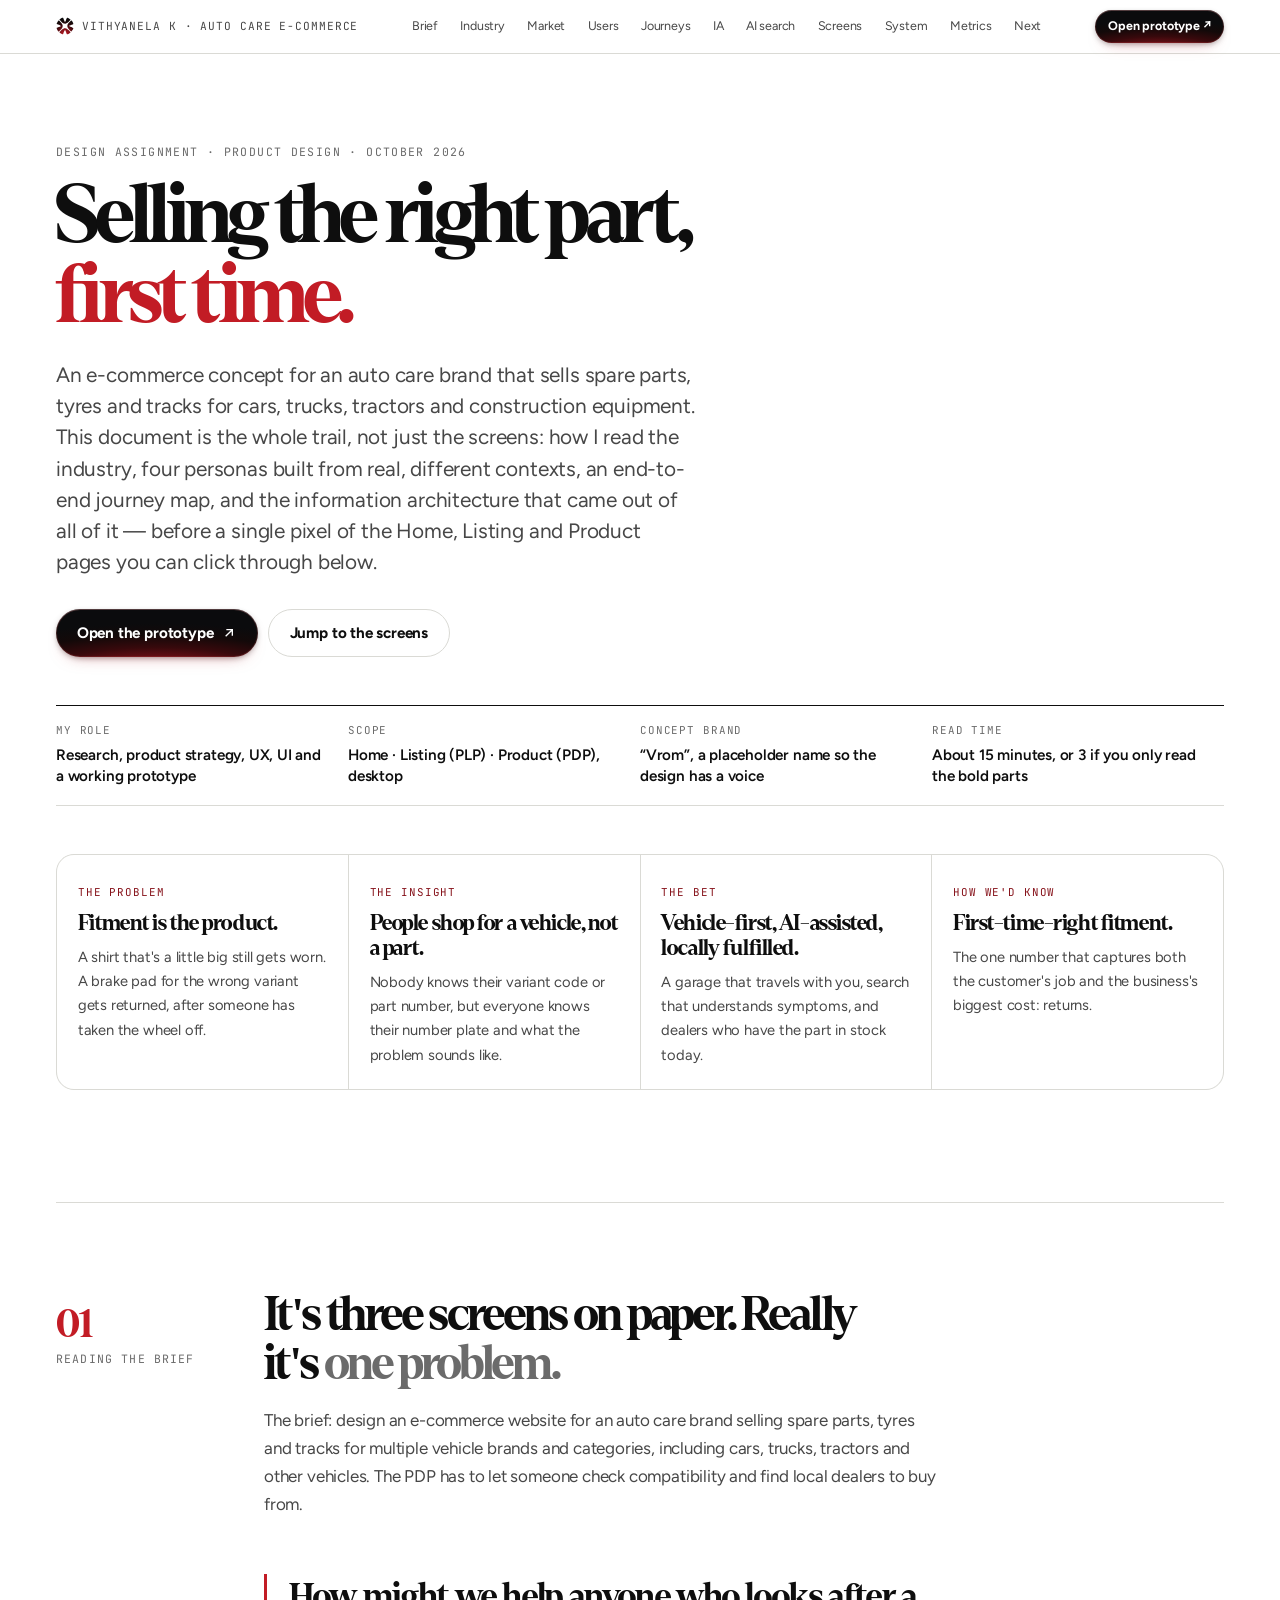
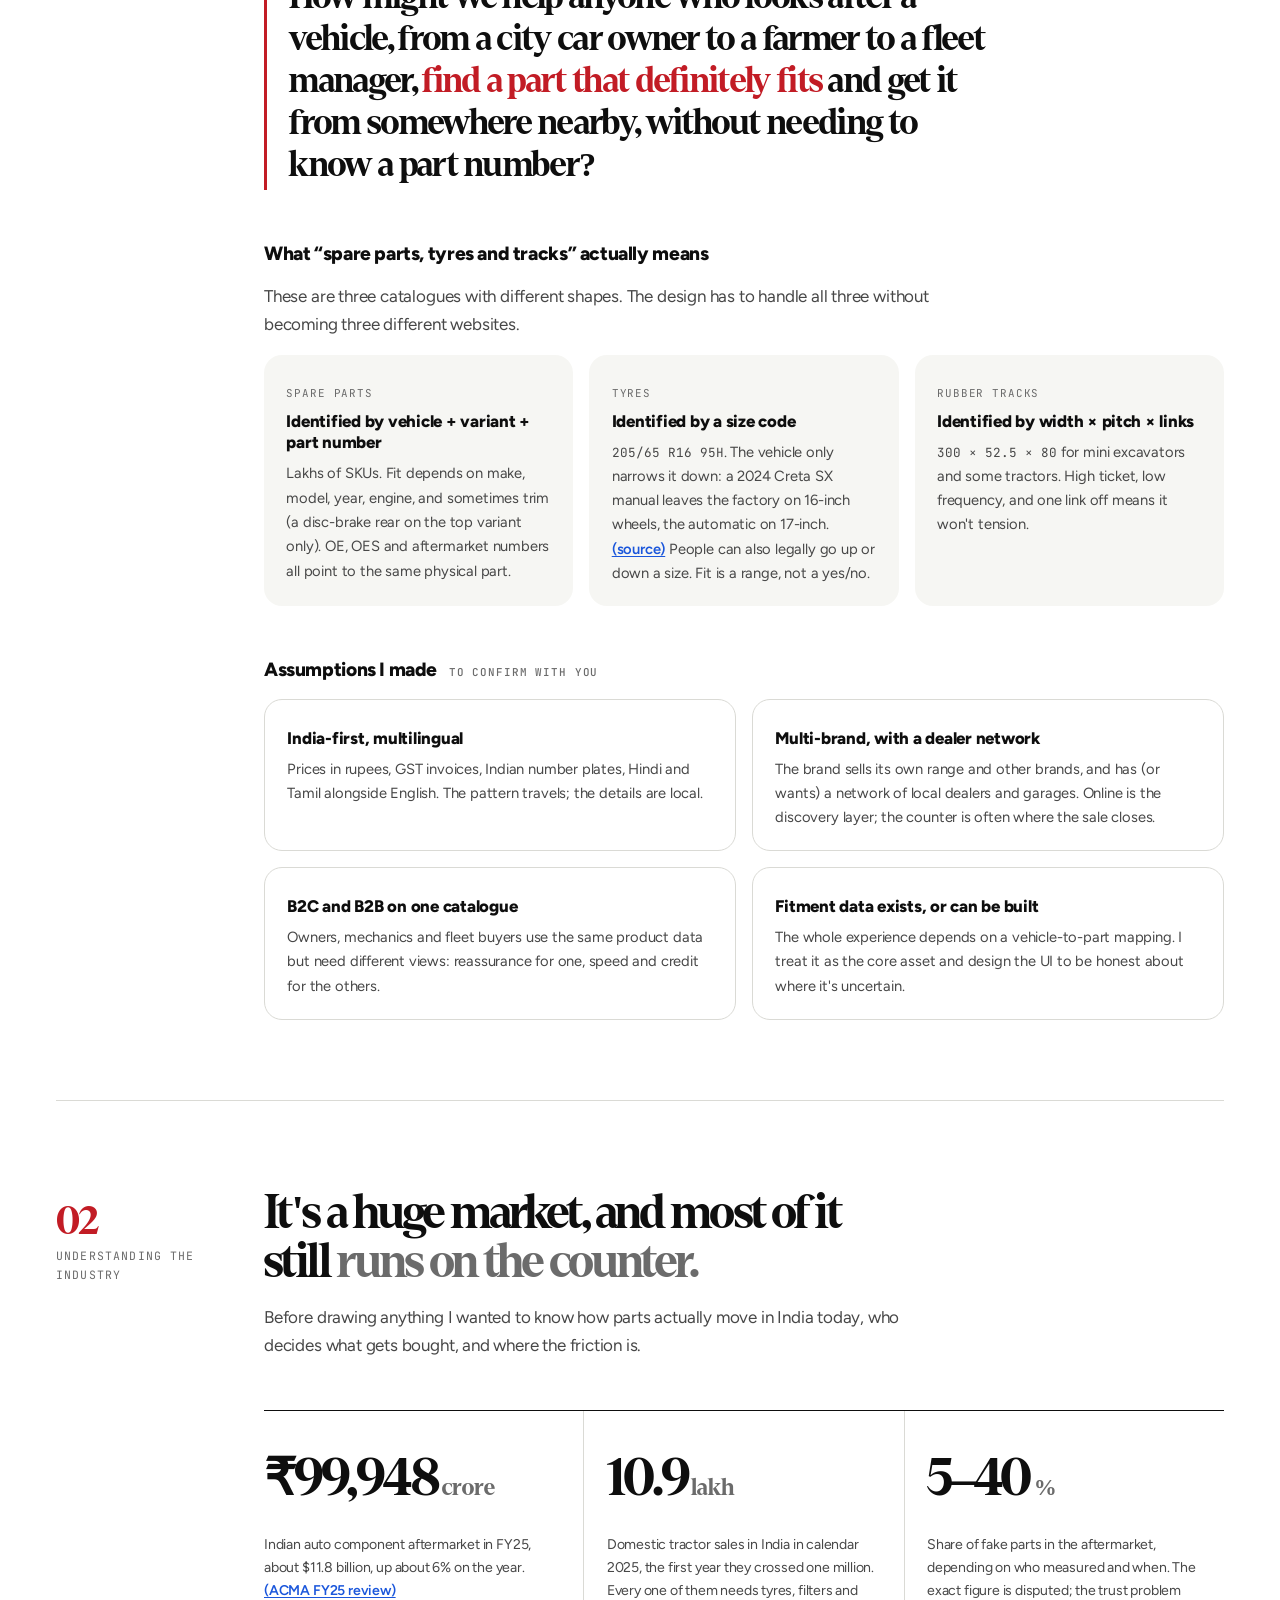
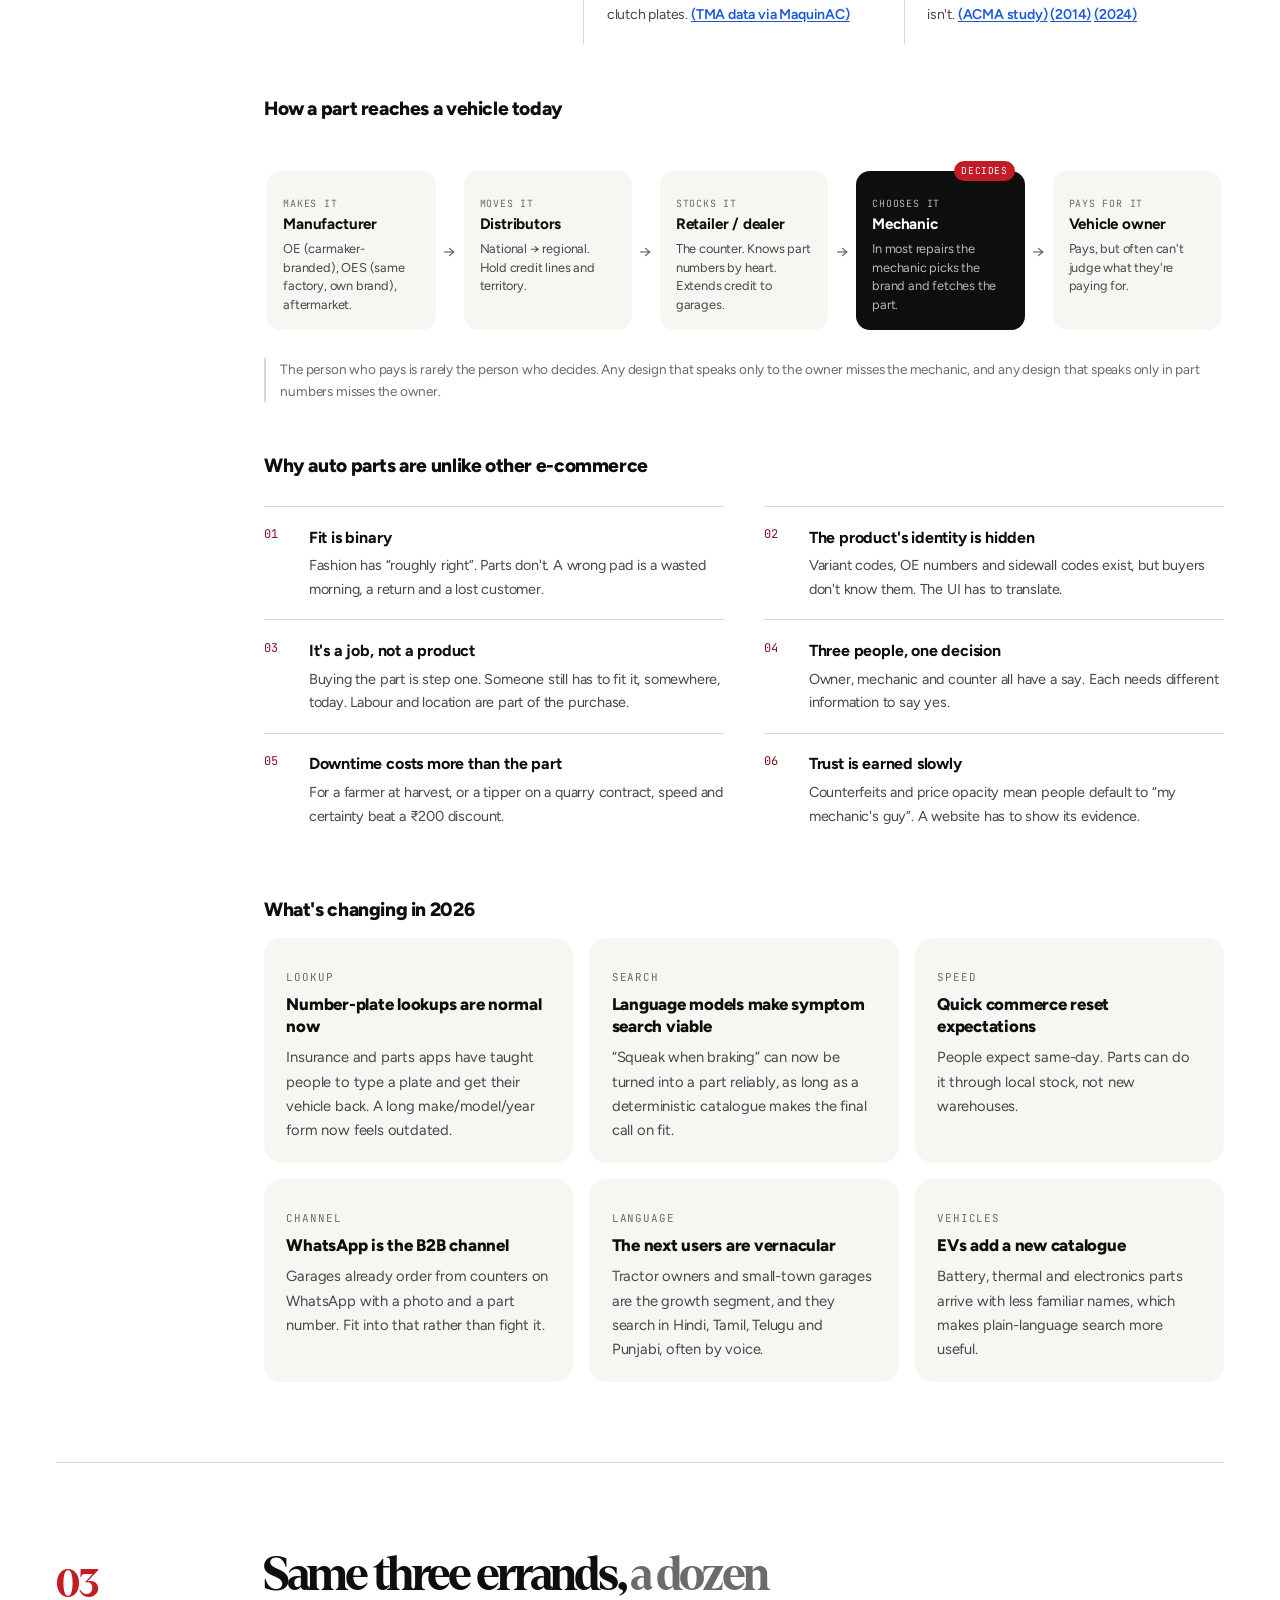
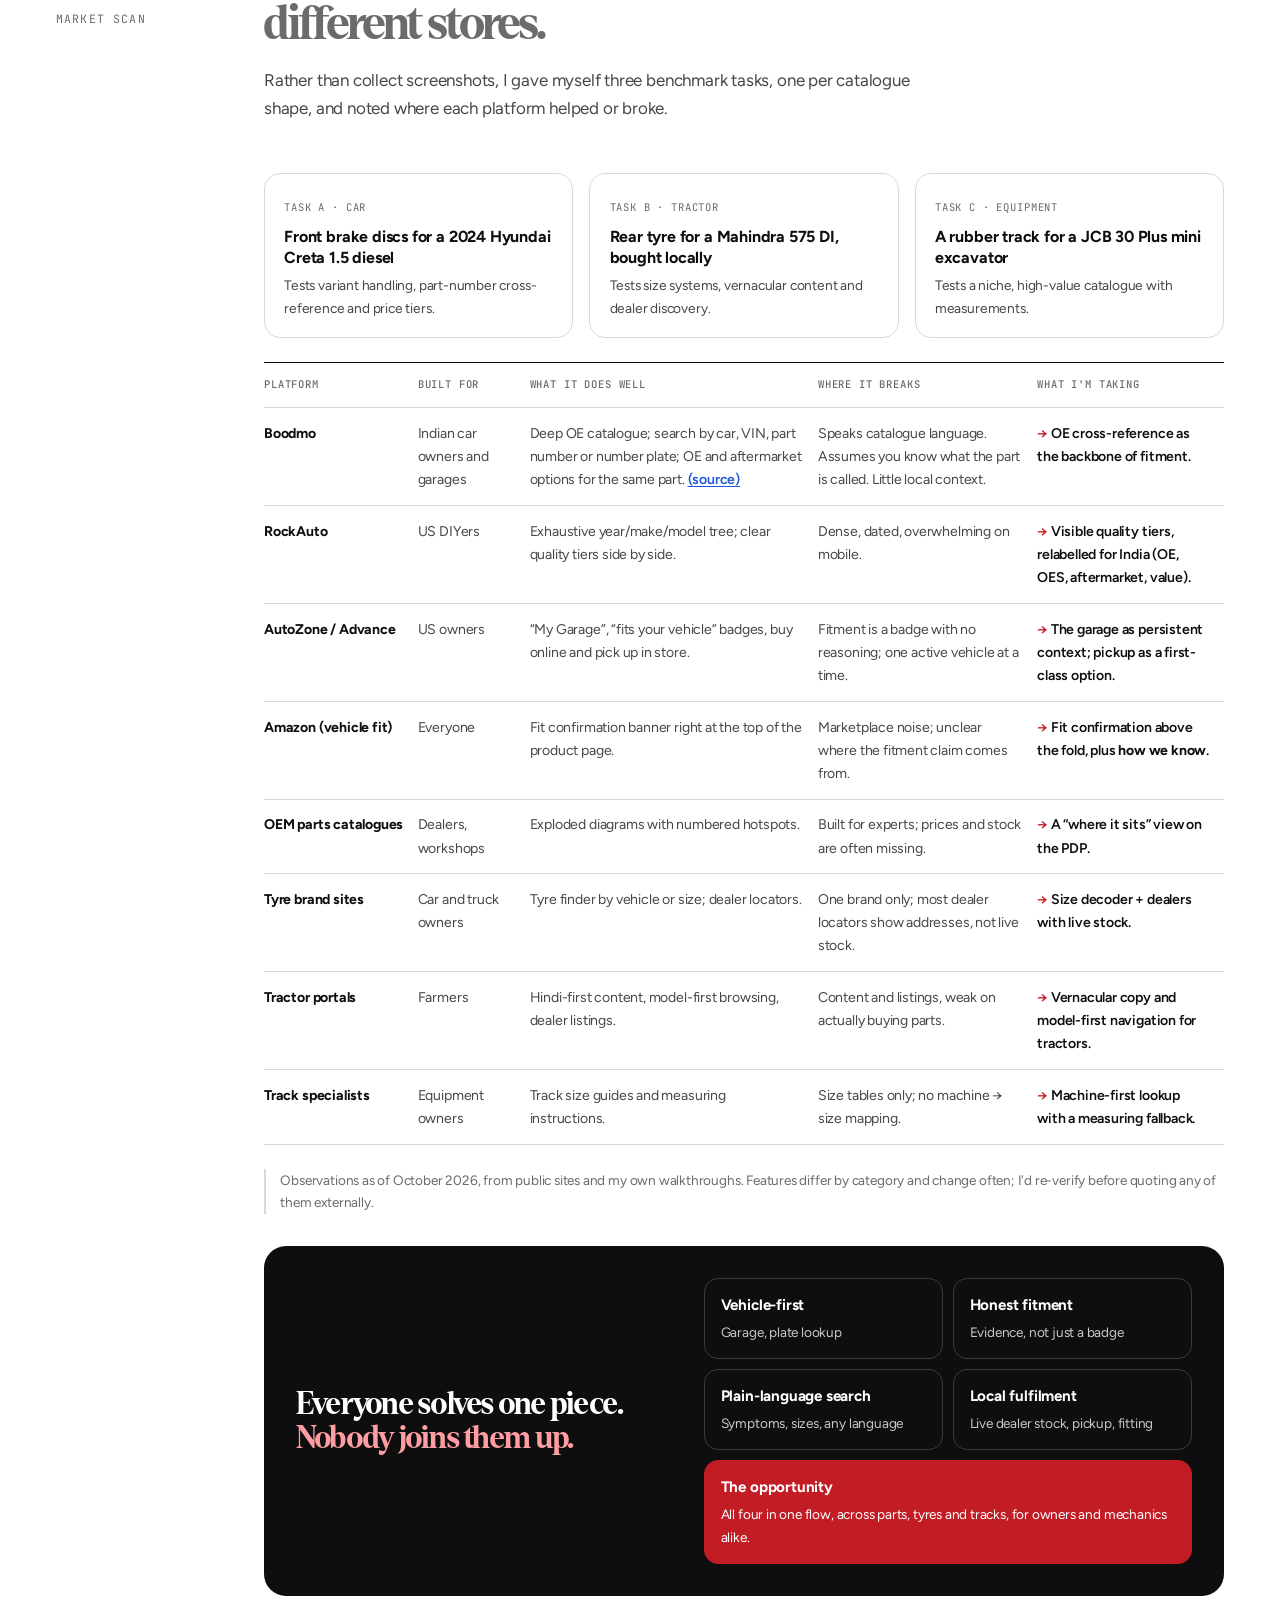
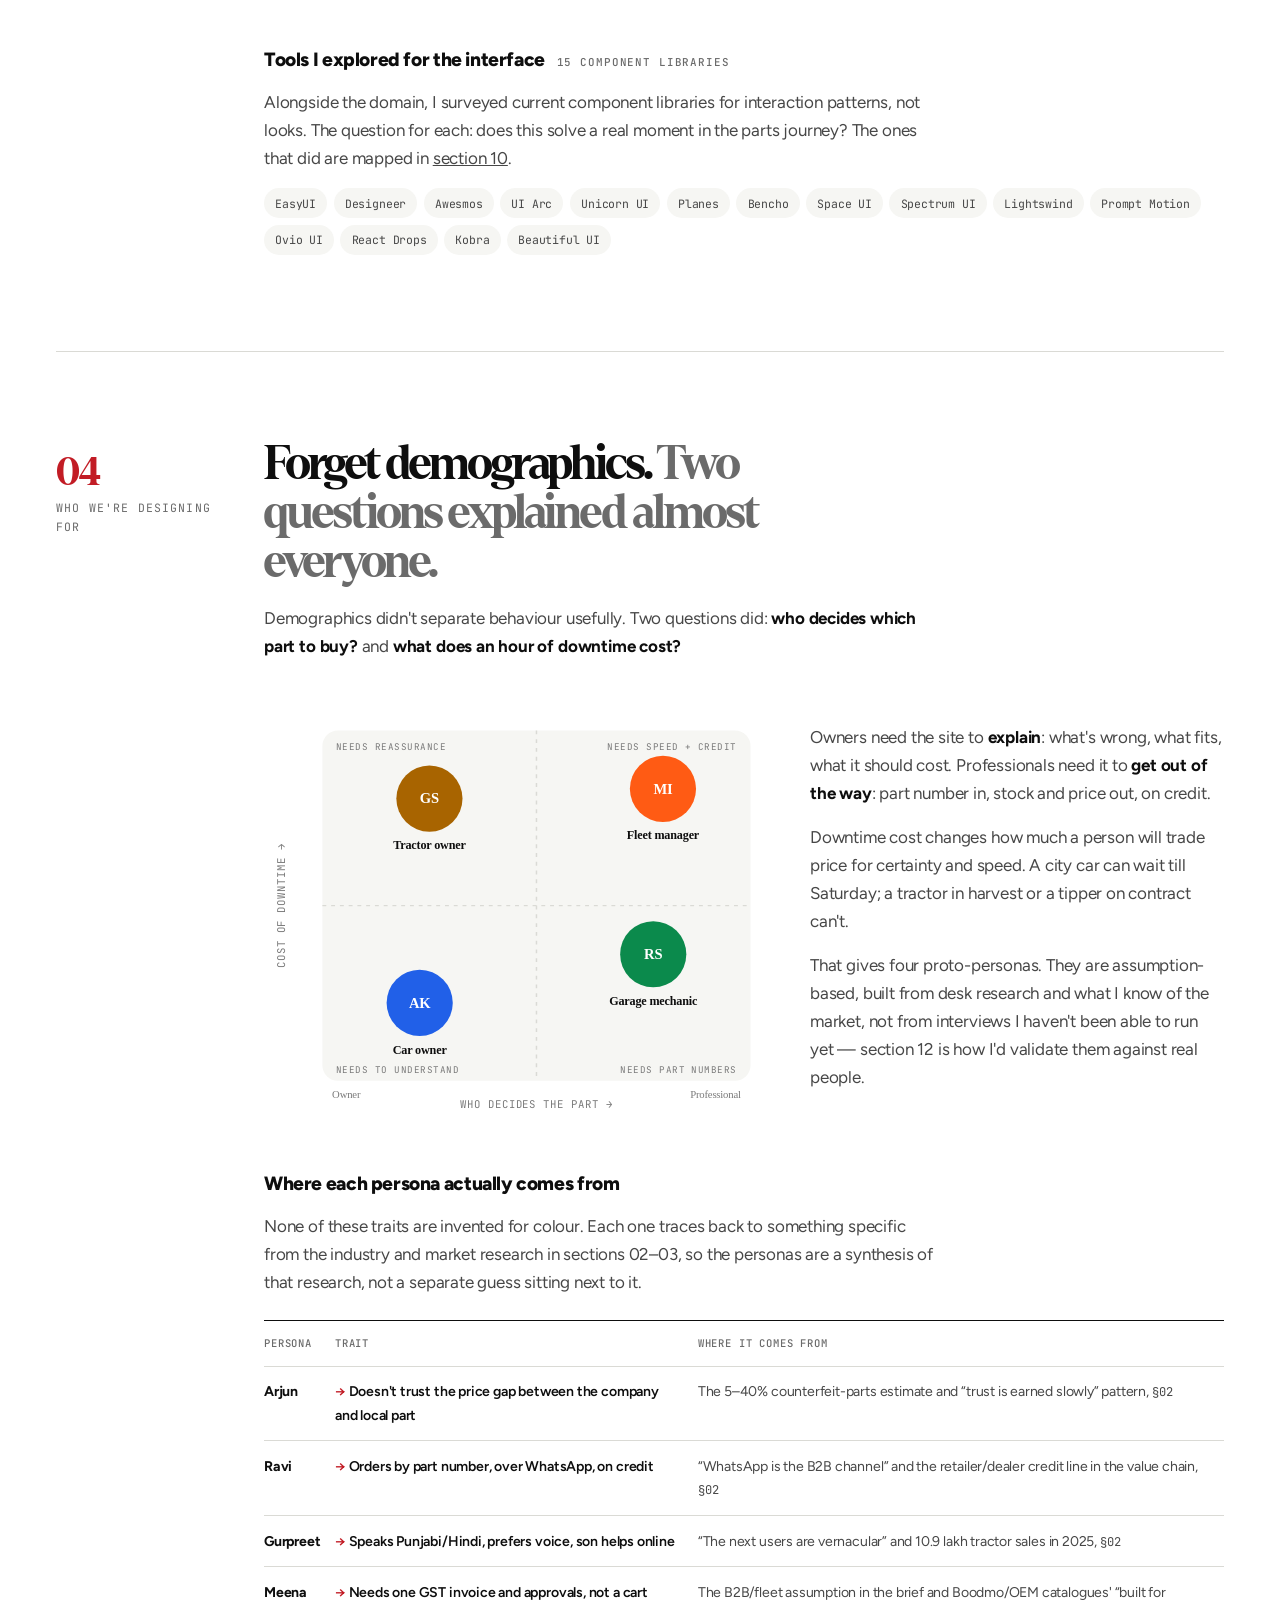
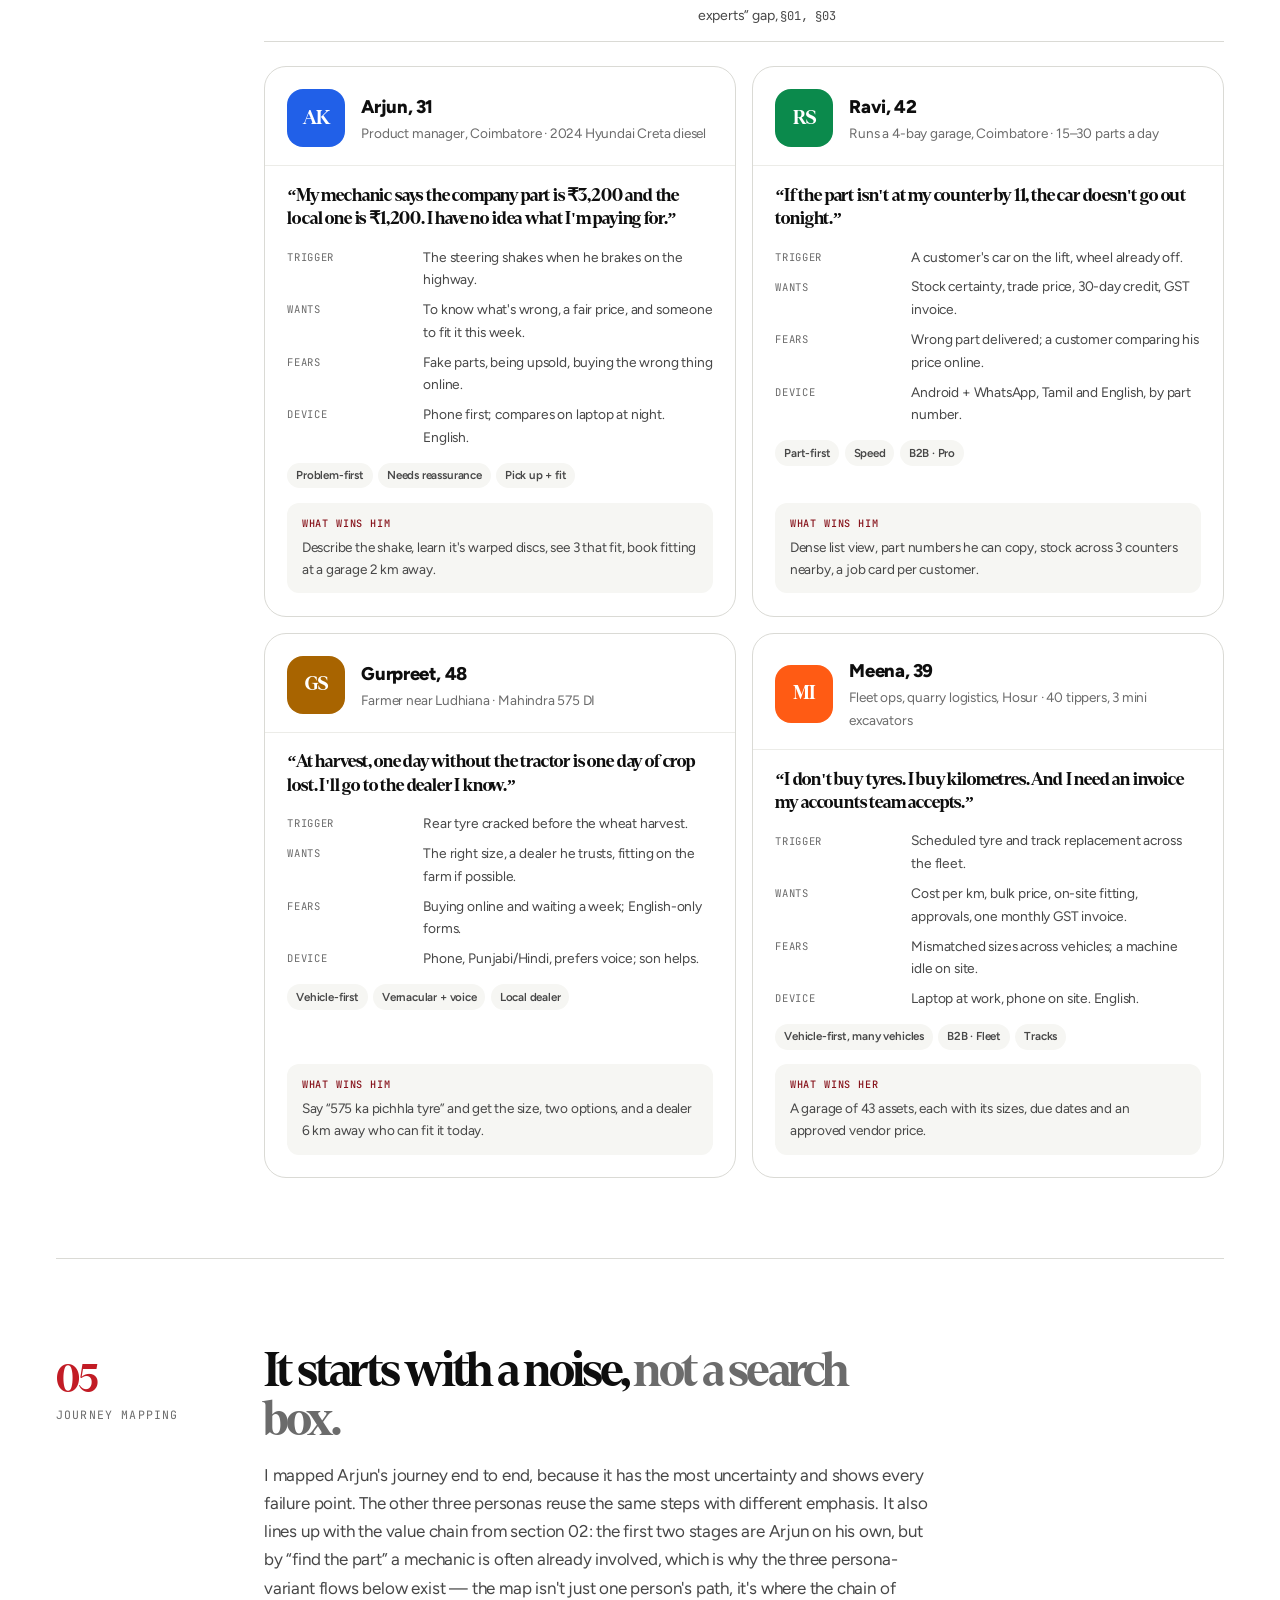
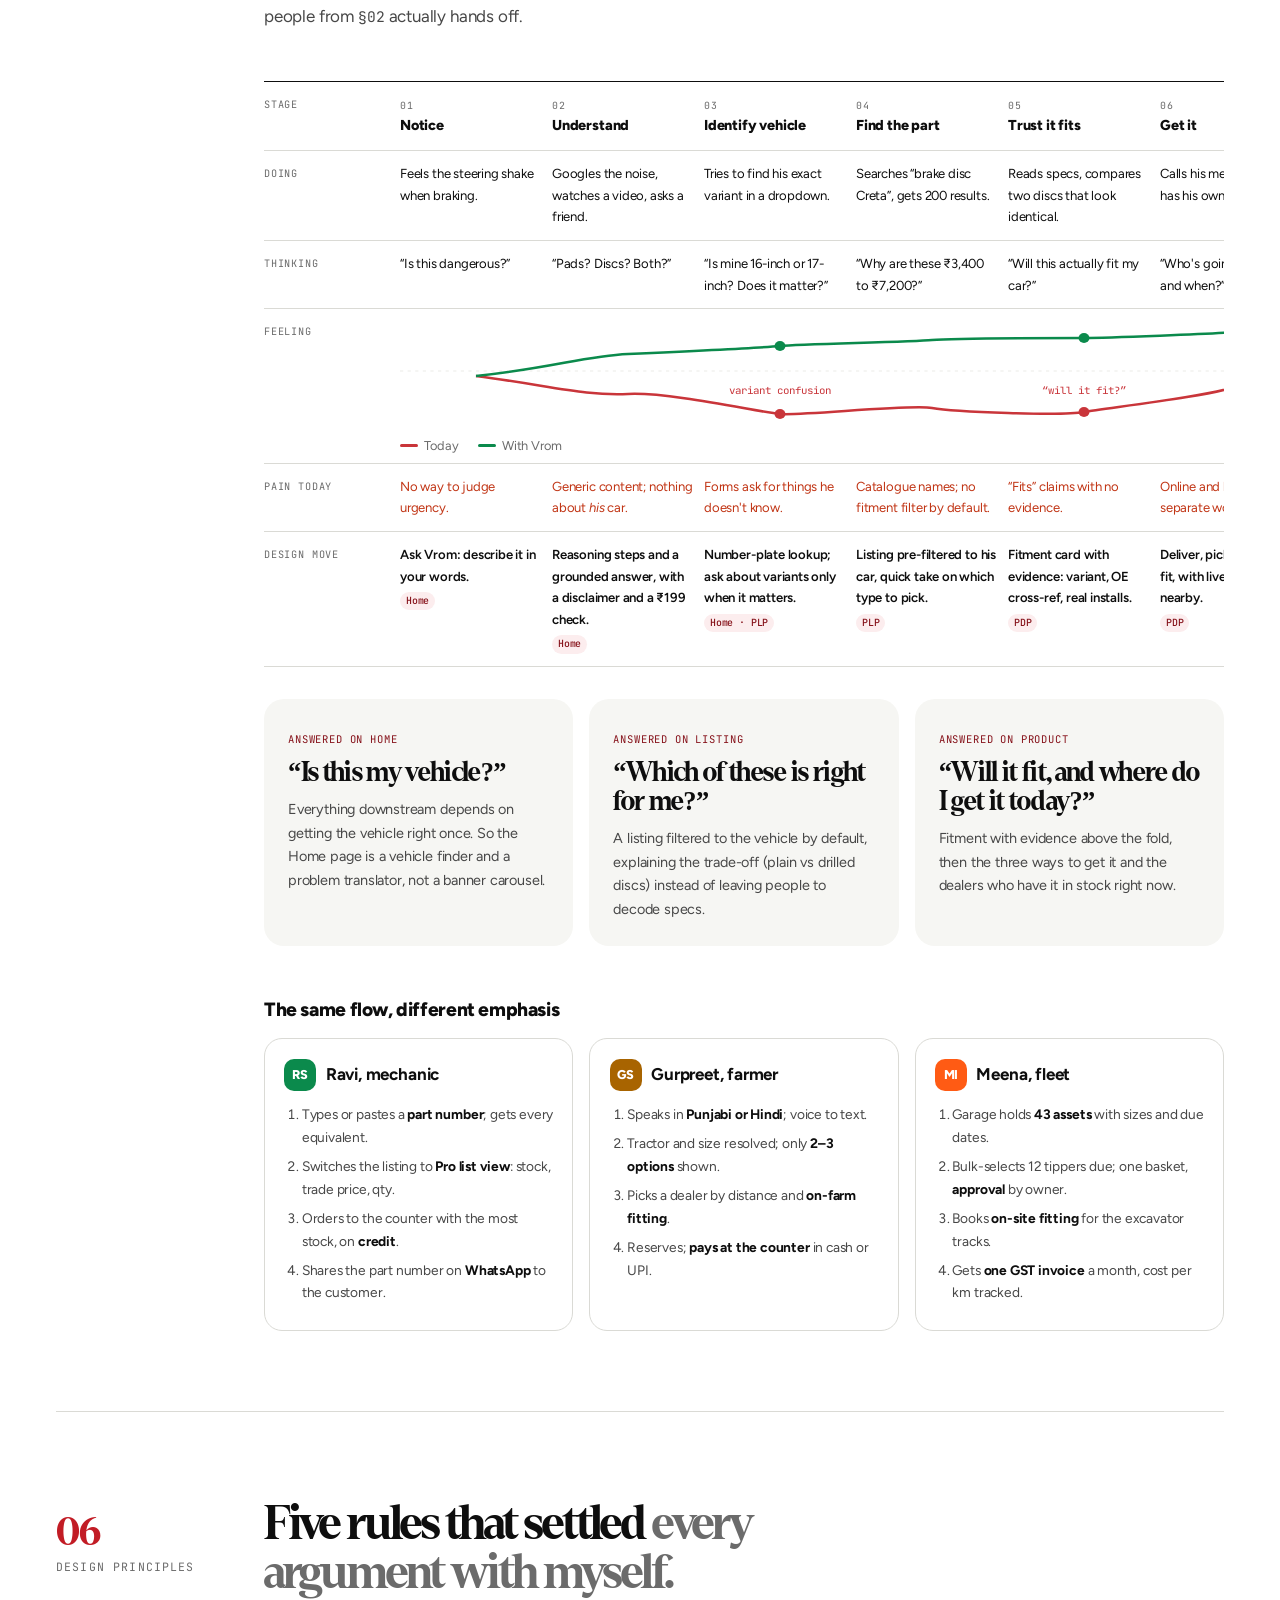
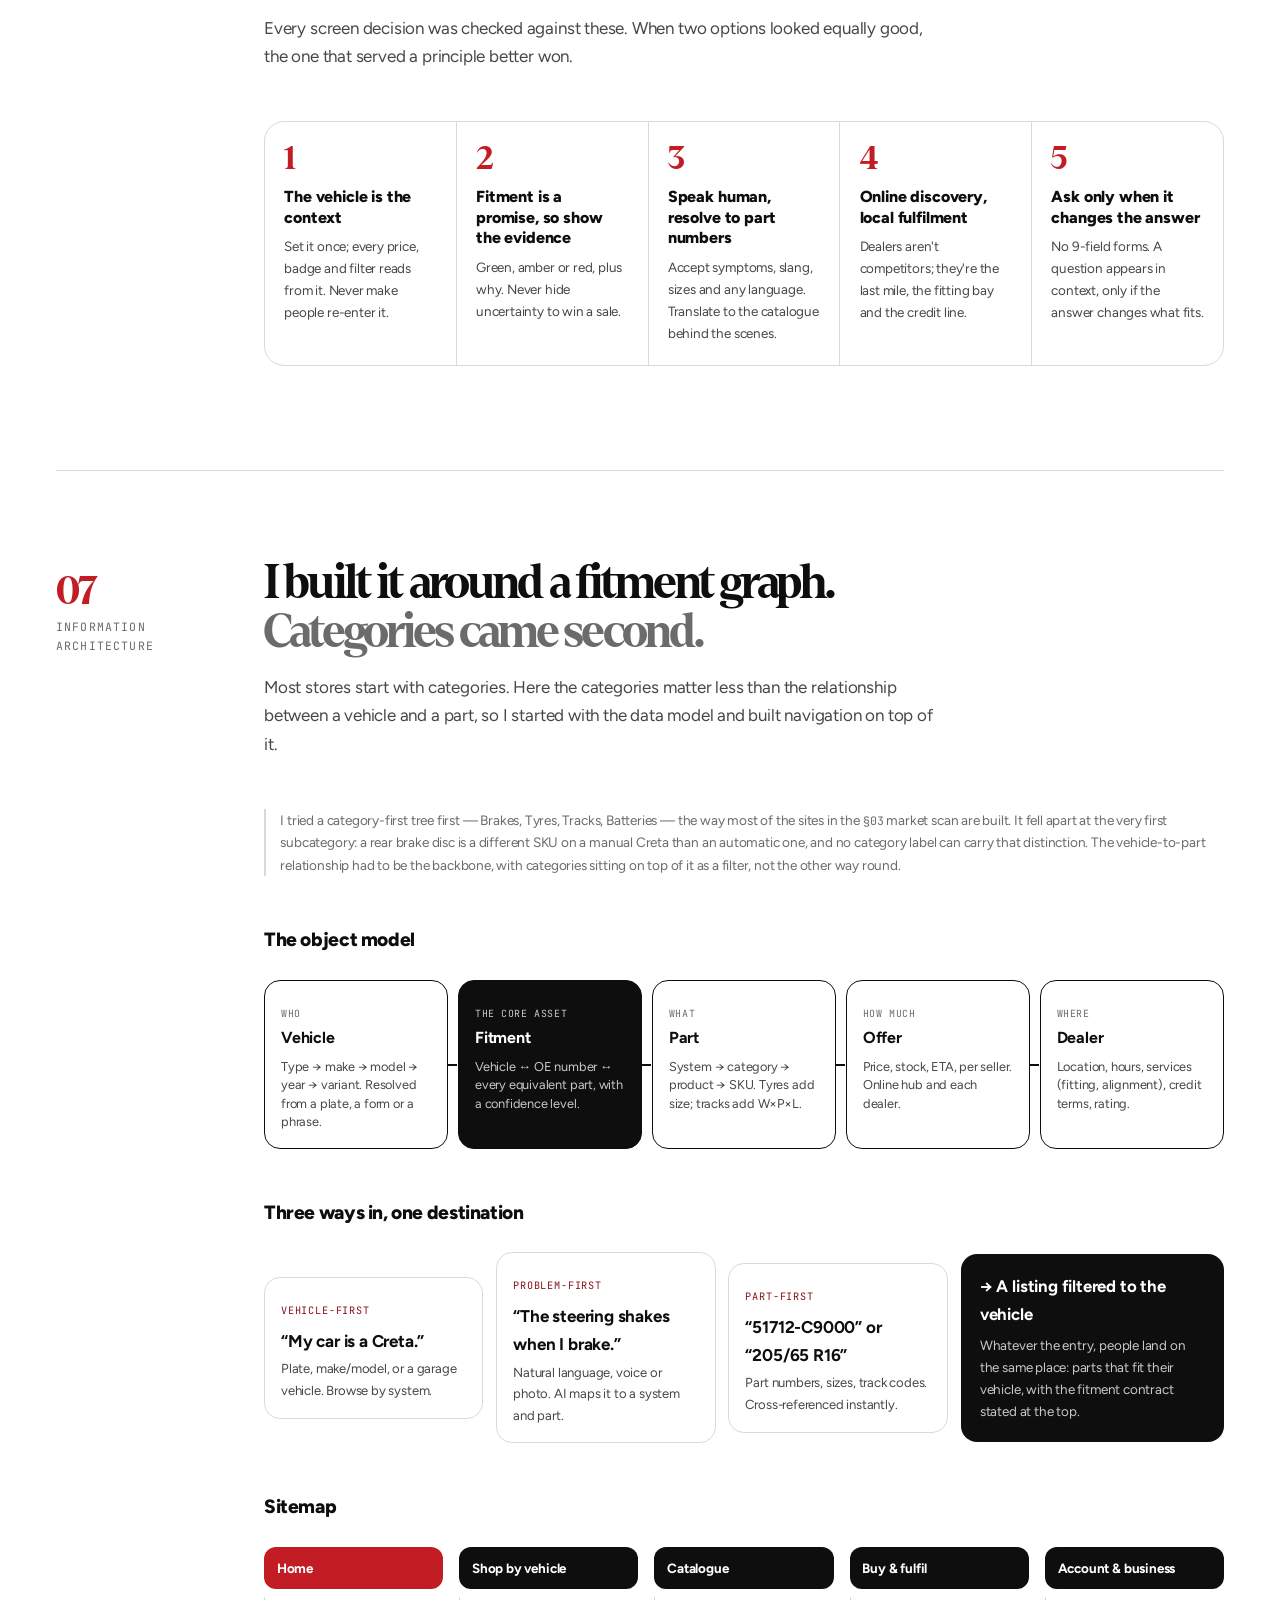
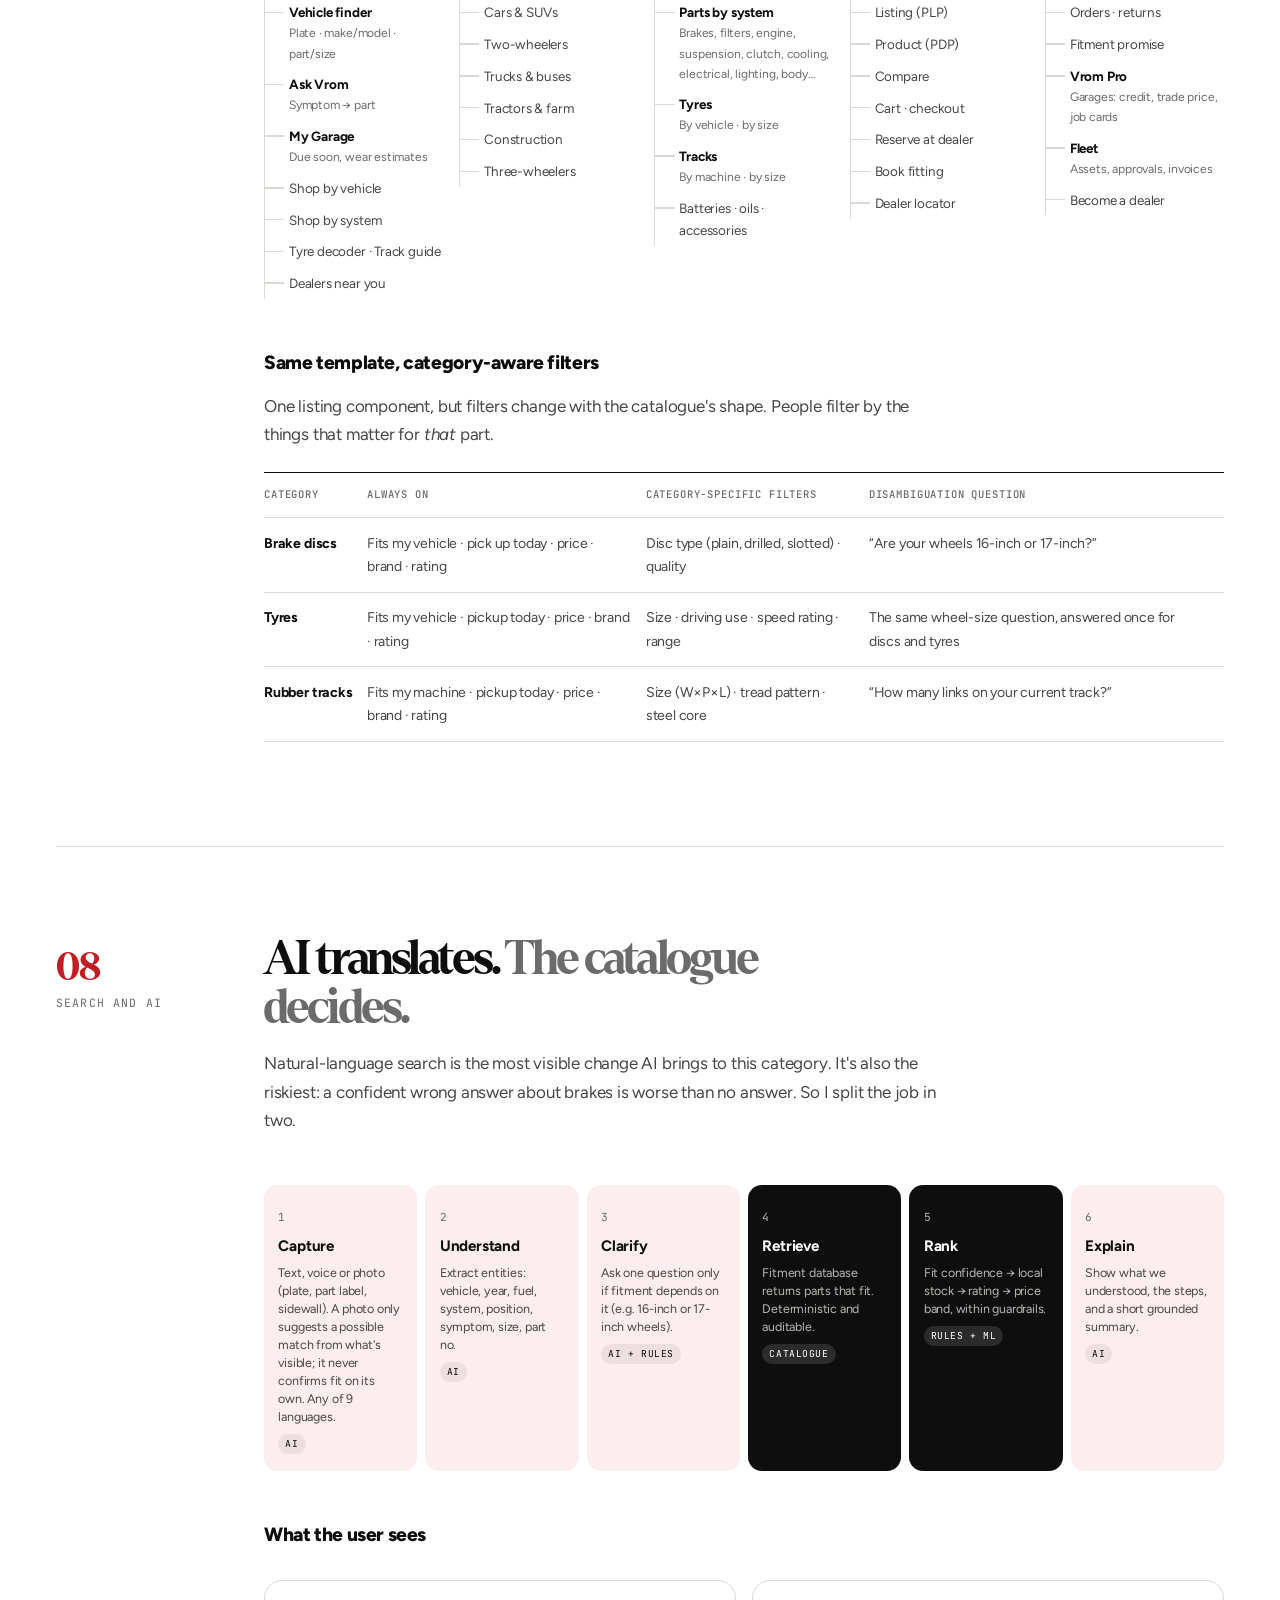
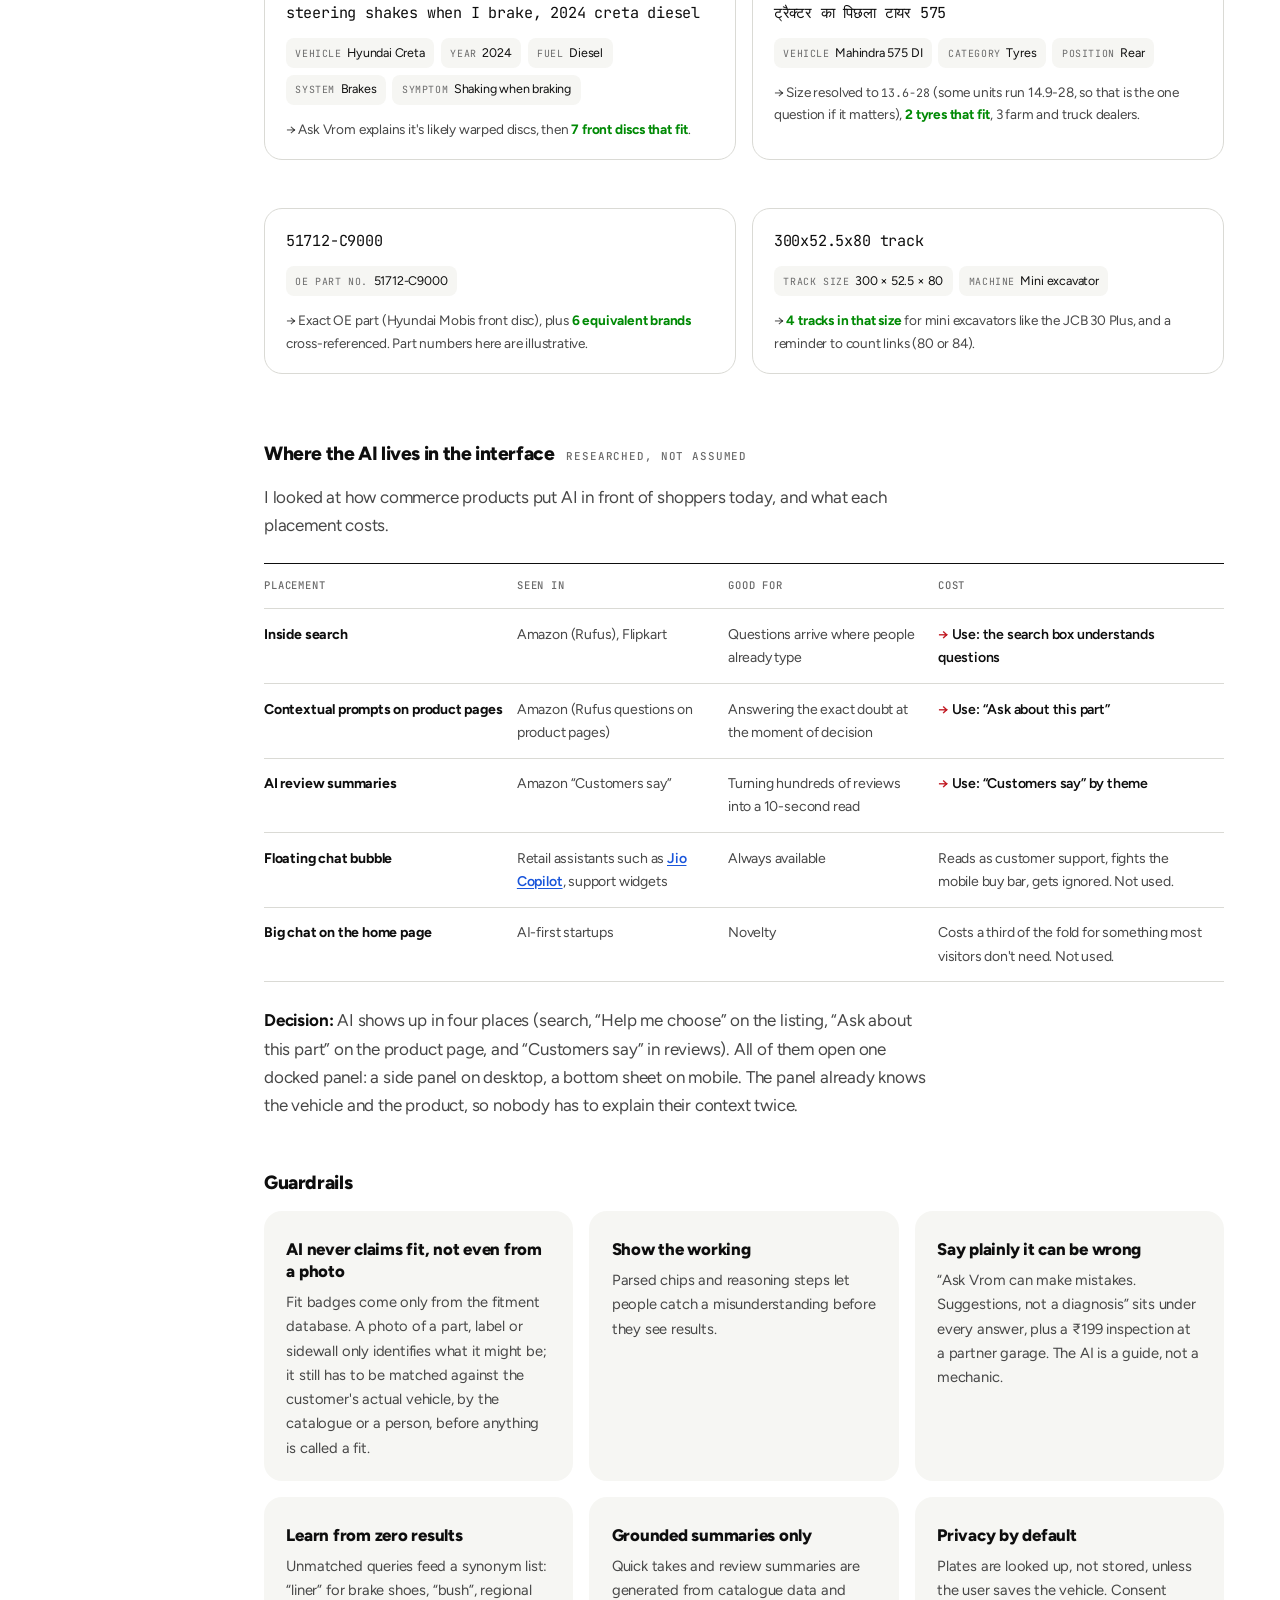
<file: index.html>
<!DOCTYPE html>
<html lang="en">
<head>
<meta charset="utf-8">
<meta name="viewport" content="width=device-width, initial-scale=1">
<meta name="color-scheme" content="light">
<meta name="author" content="Vithyanela K">
<meta name="description" content="Design assignment: an e-commerce concept for an auto care brand selling spare parts, tyres and tracks across cars, trucks, tractors and construction equipment. Research, personas, journeys, IA, AI search and a working Home, Listing and Product prototype.">
<link rel="icon" type="image/svg+xml" href="assets/brand/favicon.svg">
<title>Vrom Case Study</title>
<link rel="preconnect" href="https://fonts.googleapis.com">
<link rel="preconnect" href="https://fonts.gstatic.com" crossorigin>
<link rel="stylesheet" href="https://fonts.googleapis.com/css2?family=Figtree:wght@400..800&family=JetBrains+Mono:wght@400;500&display=swap">
<style>
@font-face{font-family:"Denton";src:local("Denton Test Bold"),local("DentonTest-Bold"),url(assets/fonts/denton-test-bold.otf) format("opentype");font-weight:400 800;font-style:normal;font-display:swap}
:root{
  color-scheme:light;
  --ground:#FFFFFF; --ground-2:#F6F6F3; --ground-3:#EFEFEA;
  --ink:#0E0E0E; --ink-2:#474747; --ink-3:#6B6B6B; --rule:#DADAD5; --rule-2:#ECECE8;
  /* Vrom's own red (the --cta gradient's base stop), so the document reads as the same brand as the prototype */
  --accent:#C21C25; --accent-ink:#86121A; --accent-tint:#FCEDEE; --accent-dark-tint:#FF9DA3; --offer:#F2621F;
  /* the prototype's actual primary-button treatment, copied verbatim so both documents' buttons read as one brand */
  --cta:radial-gradient(110% 120% at 50% 150%,#C21C25 0%,#86121A 30%,#38090C 58%,#130909 80%,#0B0B0D 100%);
  --cta-sh:inset 0 1px 0 rgba(255,255,255,.16),inset 0 0 0 1px rgba(255,92,92,.16),0 8px 18px -12px rgba(170,18,26,.55),0 2px 6px -2px rgba(0,0,0,.45);
  --ok:#008A05; --ok-tint:#E6F6E9; --warn:#A85A00; --warn-tint:#FFF6EA; --bad:#C13515; --bad-tint:#FFF5F3; --info:#2160E8;
  --measure:42rem; --mid:60rem; --wide:76rem;
  --f-display:"Denton",Georgia,"Times New Roman",serif;
  --f-body:"Figtree","Inter",-apple-system,BlinkMacSystemFont,"Segoe UI",Helvetica,Arial,sans-serif;
  --f-mono:"JetBrains Mono",ui-monospace,SFMono-Regular,Menlo,monospace;
}
/* Light-only on purpose: a printed-document register that looks the same everywhere — but the same red and the same
   display face (Denton) as the live prototype, so this reads as the same brand rather than a generic deck template. */
*{box-sizing:border-box}
html{background:var(--ground);scroll-behavior:smooth;scroll-padding-top:4.5rem}
body{margin:0;background:var(--ground);color:var(--ink);font-family:var(--f-body);font-size:17px;line-height:1.65;letter-spacing:-.011em;-webkit-font-smoothing:antialiased}
img,svg{max-width:100%;display:block}
a{color:inherit}
p{margin:0 0 1rem;color:var(--ink-2)}
b,strong{color:var(--ink);font-weight:700}
.page{max-width:var(--wide);margin:0 auto;padding:0 1.5rem 6rem}
.col{max-width:var(--measure)}
.mid{max-width:var(--mid)}
.mono{font-family:var(--f-mono);font-size:.86em;letter-spacing:0}

/* masthead */
.masthead{position:sticky;top:0;z-index:60;background:rgba(255,255,255,.9);backdrop-filter:blur(12px);-webkit-backdrop-filter:blur(12px);border-bottom:1px solid var(--rule)}
.mh{max-width:var(--wide);margin:0 auto;padding:.6rem 1.5rem;display:flex;align-items:center;gap:1rem;justify-content:space-between}
.mh-name{font-family:var(--f-mono);font-size:.7rem;letter-spacing:.08em;text-transform:uppercase;color:var(--ink-2);white-space:nowrap;display:inline-flex;align-items:center;gap:.5rem}
.mh-mk{width:18px;height:18px;flex:none}
.mh-nav{display:flex;gap:.2rem;flex-wrap:nowrap;overflow-x:auto;scrollbar-width:none}
.mh-nav a{font-size:.78rem;color:var(--ink-2);text-decoration:none;white-space:nowrap;padding:.3rem .6rem;border-radius:99px;transition:background .2s,color .2s}
.mh-nav a:hover{color:var(--ink);background:var(--ground-2)}
.mh-nav a.on{background:var(--ink);color:#fff}
.mh-cta{font-size:.78rem;font-weight:700;text-decoration:none;background:var(--cta);box-shadow:var(--cta-sh);color:#fff;padding:.4rem .85rem;border-radius:99px;white-space:nowrap;transition:filter .2s}
.mh-cta:hover{filter:brightness(1.12) saturate(1.05)}
.progress{position:absolute;left:0;bottom:-1px;height:2px;background:var(--accent);width:0}
@media(max-width:1100px){.mh-nav{display:none}}

/* hero */
header.hero{padding:5.5rem 0 3rem;position:relative}
.kicker{font-family:var(--f-mono);font-size:.72rem;letter-spacing:.12em;text-transform:uppercase;color:var(--ink-3)}
h1{font-family:var(--f-display);font-weight:800;font-size:clamp(2.6rem,6.4vw,5rem);line-height:1;letter-spacing:-.045em;margin:1rem 0 1.4rem;max-width:15ch}
h1 em{font-style:normal;color:var(--accent)}
.lede{font-size:1.3rem;line-height:1.5;color:var(--ink-2);max-width:40rem}
.meta{display:grid;grid-template-columns:repeat(4,1fr);border-top:1px solid var(--ink);border-bottom:1px solid var(--rule);margin-top:3rem}
.meta div{padding:1rem 1.2rem 1.1rem 0}
.meta span{display:block;font-family:var(--f-mono);font-size:.68rem;letter-spacing:.08em;text-transform:uppercase;color:var(--ink-3);margin-bottom:.3rem}
.meta b{font-weight:600;font-size:.95rem;line-height:1.4;display:block}
@media(max-width:760px){.meta{grid-template-columns:1fr 1fr}}
.ctas{display:flex;gap:.6rem;flex-wrap:wrap;margin-top:2rem}
.btn{display:inline-flex;align-items:center;gap:.5rem;height:3rem;padding:0 1.3rem;border-radius:99px;font-weight:700;font-size:.95rem;text-decoration:none;transition:transform .15s}
.btn:active{transform:scale(.97)}
.btn.p{background:var(--cta);color:#fff;box-shadow:var(--cta-sh);transition:filter .2s,box-shadow .2s,transform .1s}
.btn.p:hover{filter:brightness(1.12) saturate(1.05)}
.btn.s{background:var(--ground);border:1px solid var(--rule);color:var(--ink)}
.btn svg{width:16px;height:16px}

/* tldr */
.tldr{display:grid;grid-template-columns:repeat(4,1fr);gap:1px;background:var(--rule);border:1px solid var(--rule);border-radius:18px;overflow:hidden;margin-top:3rem}
.tldr div{background:var(--ground);padding:1.3rem 1.3rem 1.4rem}
.tldr .n{font-family:var(--f-mono);font-size:.68rem;color:var(--accent-ink);letter-spacing:.08em;text-transform:uppercase}
.tldr h4{font-family:var(--f-display);font-weight:700;letter-spacing:-.03em;font-size:1.35rem;line-height:1.15;letter-spacing:-.02em;margin:.5rem 0 .5rem}
.tldr p{font-size:.92rem;margin:0}
@media(max-width:900px){.tldr{grid-template-columns:1fr 1fr}}@media(max-width:560px){.tldr{grid-template-columns:1fr}}

/* sections */
section.s{padding:5.5rem 0 1rem;border-top:1px solid var(--rule);margin-top:4rem}
.sh{display:grid;grid-template-columns:11rem minmax(0,1fr);gap:2rem;margin-bottom:2.2rem}
.sh .num{font-family:var(--f-mono);font-size:.72rem;letter-spacing:.1em;text-transform:uppercase;color:var(--ink-3);padding-top:.9rem}
.sh .num b{display:block;color:var(--accent);font-family:var(--f-display);font-size:2.4rem;font-weight:800;letter-spacing:-.03em;line-height:1;margin-bottom:.3rem}
h2{font-family:var(--f-display);font-weight:800;font-size:clamp(1.9rem,3.8vw,2.9rem);line-height:1.06;letter-spacing:-.04em;margin:0 0 1rem;max-width:22ch}
h2 em{font-style:normal;color:var(--ink-3)}
h3{font-size:1.2rem;font-weight:800;letter-spacing:-.02em;margin:3rem 0 .8rem}
h3 .tag{font-family:var(--f-mono);font-size:.68rem;font-weight:500;letter-spacing:.08em;text-transform:uppercase;color:var(--ink-3);margin-left:.5rem}
@media(max-width:860px){.sh{grid-template-columns:1fr;gap:.5rem}}
.inset{padding-left:13rem}
@media(max-width:860px){.inset{padding-left:0}}

.pull{font-family:var(--f-display);font-weight:700;letter-spacing:-.03em;font-size:clamp(1.5rem,2.8vw,2.15rem);line-height:1.22;letter-spacing:-.02em;color:var(--ink);border-left:3px solid var(--accent);padding:.2rem 0 .2rem 1.4rem;margin:2.5rem 0;max-width:46rem}
.pull em{color:var(--accent);font-style:normal}
.note{font-size:.85rem;color:var(--ink-3);border-left:2px solid var(--rule);padding-left:.9rem;margin:1.2rem 0}

.grid{display:grid;gap:1rem}
.g2{grid-template-columns:repeat(2,minmax(0,1fr))}.g3{grid-template-columns:repeat(3,minmax(0,1fr))}.g4{grid-template-columns:repeat(4,minmax(0,1fr))}
@media(max-width:900px){.g3,.g4{grid-template-columns:repeat(2,minmax(0,1fr))}}
@media(max-width:620px){.g2,.g3,.g4{grid-template-columns:1fr}}
.card{background:var(--ground-2);border-radius:18px;padding:1.4rem 1.4rem 1.3rem}
.card.w{background:var(--ground);border:1px solid var(--rule)}
.card .k{font-family:var(--f-mono);font-size:.68rem;letter-spacing:.08em;text-transform:uppercase;color:var(--ink-3)}
.card h4{font-size:1.05rem;font-weight:800;letter-spacing:-.015em;margin:.35rem 0 .45rem;line-height:1.3}
.card p{font-size:.92rem;margin:0}
.card p+p{margin-top:.6rem}

/* stats */
.stats{display:grid;grid-template-columns:repeat(3,1fr);gap:1px;background:var(--rule);border-top:1px solid var(--ink);margin:1.5rem 0}
.stats div{background:var(--ground);padding:1.3rem 1.4rem 1.2rem 0}
.stats div:not(:first-child){padding-left:1.4rem}
.stats .v{font-family:var(--f-display);font-weight:700;letter-spacing:-.03em;font-size:clamp(2.2rem,4vw,3.2rem);letter-spacing:-.04em;line-height:1}
.stats .v small{font-size:.45em;color:var(--ink-3);letter-spacing:0;margin-left:.2rem}
.stats p{font-size:.88rem;margin:.6rem 0 0;max-width:18rem}
.stats .src{display:block;font-family:var(--f-mono);font-size:.66rem;color:var(--ink-3);margin-top:.5rem;letter-spacing:.02em}
.cite{color:#1A56DB;text-decoration:underline;text-underline-offset:2px;font-weight:600}
.cite:hover{color:#1140A8}
@media(max-width:760px){.stats{grid-template-columns:1fr}}

/* tables */
.tbl{overflow-x:auto;margin:1.5rem 0;border-top:1px solid var(--ink)}
table{width:100%;border-collapse:collapse;font-size:.88rem;min-width:720px}
th,td{text-align:left;padding:.85rem .9rem .85rem 0;border-bottom:1px solid var(--rule);vertical-align:top}
th{font-family:var(--f-mono);font-size:.66rem;letter-spacing:.08em;text-transform:uppercase;color:var(--ink-3);font-weight:500}
td{color:var(--ink-2)}
td:first-child{color:var(--ink);font-weight:700;white-space:nowrap}
td.take{color:var(--ink);font-weight:600}
td.take::before{content:"→ ";color:var(--accent)}

/* value chain */
.chain{display:flex;align-items:stretch;gap:0;margin:2rem 0 1rem;overflow-x:auto;padding:14px .2rem .5rem}
.chain .node{flex:1;min-width:150px;background:var(--ground-2);border-radius:14px;padding:1rem;position:relative}
.chain .node.hi{background:var(--ink);color:#fff}
.chain .node.hi p,.chain .node.hi .k{color:#B7B7B2}
.chain .node b{display:block;font-size:.95rem;line-height:1.3}
.chain .node.hi b{color:#fff}
.chain .node p{font-size:.8rem;margin:.35rem 0 0;line-height:1.45}
.chain .arr{display:grid;place-items:center;width:28px;flex:none;color:var(--ink-3)}
.chain .k{font-family:var(--f-mono);font-size:.62rem;letter-spacing:.08em;text-transform:uppercase;color:var(--ink-3)}
.chain .flag{position:absolute;top:-10px;right:10px;font-family:var(--f-mono);font-size:.6rem;letter-spacing:.06em;background:var(--accent);color:#fff;padding:2px 7px;border-radius:99px;text-transform:uppercase}

/* differences list */
.diff{counter-reset:d;display:grid;grid-template-columns:repeat(2,minmax(0,1fr));gap:0 2.5rem;margin-top:1.5rem}
.diff div{counter-increment:d;padding:1.1rem 0 1.1rem 2.8rem;border-top:1px solid var(--rule);position:relative}
.diff div::before{content:counter(d,decimal-leading-zero);position:absolute;left:0;top:1.15rem;font-family:var(--f-mono);font-size:.75rem;color:var(--accent-ink)}
.diff b{display:block;font-size:1rem;margin-bottom:.2rem}
.diff p{font-size:.9rem;margin:0}
@media(max-width:760px){.diff{grid-template-columns:1fr}}

/* tasks */
.tasks{display:grid;grid-template-columns:repeat(3,1fr);gap:1rem;margin:1.5rem 0}
.task{border:1px solid var(--rule);border-radius:16px;padding:1.1rem 1.2rem}
.task .k{font-family:var(--f-mono);font-size:.66rem;color:var(--ink-3);letter-spacing:.08em;text-transform:uppercase}
.task b{display:block;margin:.4rem 0 .3rem;font-size:1rem;line-height:1.35}
.task p{font-size:.86rem;margin:0}
@media(max-width:760px){.tasks{grid-template-columns:1fr}}

/* patterns */
.gap-box{background:var(--ink);color:#fff;border-radius:22px;padding:2rem;margin:2rem 0;display:grid;grid-template-columns:1fr 1.3fr;gap:2rem;align-items:center}
.gap-box h4{font-family:var(--f-display);font-weight:700;letter-spacing:-.03em;font-size:1.9rem;line-height:1.12;letter-spacing:-.025em;margin:0;color:#fff}
.gap-box h4 em{color:#FF9DA3;font-style:normal}
.venn{display:grid;grid-template-columns:1fr 1fr;gap:.6rem}
.venn div{border:1px solid rgba(255,255,255,.18);border-radius:14px;padding:.9rem 1rem;font-size:.85rem;color:#C9C9C4}
.venn div b{display:block;color:#fff;font-size:.95rem;margin-bottom:.2rem}
.venn div.all{grid-column:1/-1;background:var(--accent);border-color:var(--accent);color:#fff}
@media(max-width:760px){.gap-box{grid-template-columns:1fr}}

/* libraries */
.libs{display:flex;flex-wrap:wrap;gap:.4rem;margin:1rem 0}
.libs a{font-family:var(--f-mono);font-size:.72rem;padding:.35rem .7rem;border-radius:99px;background:var(--ground-2);text-decoration:none;color:var(--ink-2)}
.libs a:hover{background:var(--ink);color:#fff}

/* 2x2 */
.quad{display:grid;grid-template-columns:1.1fr .9fr;gap:2.5rem;align-items:center;margin:2rem 0}
@media(max-width:860px){.quad{grid-template-columns:1fr}}

/* personas */
.persona{border:1px solid var(--rule);border-radius:22px;overflow:hidden;display:flex;flex-direction:column}
.persona .top{padding:1.4rem 1.4rem 1.1rem;display:flex;gap:1rem;align-items:center;border-bottom:1px solid var(--rule-2)}
.persona .av{width:58px;height:58px;border-radius:16px;display:grid;place-items:center;font-family:var(--f-display);font-weight:700;font-size:1.2rem;color:#fff;flex:none}
.persona h4{margin:0;font-size:1.15rem;font-weight:800;letter-spacing:-.02em}
.persona .role{font-size:.85rem;color:var(--ink-3)}
.persona .body{padding:1.1rem 1.4rem 1.4rem;display:flex;flex-direction:column;gap:.9rem;flex:1}
.persona .q{font-family:var(--f-display);font-weight:600;letter-spacing:-.01em;font-size:1.1rem;line-height:1.35;color:var(--ink)}
.persona dl{display:grid;grid-template-columns:7.5rem 1fr;gap:.45rem 1rem;margin:0;font-size:.86rem}
.persona dt{font-family:var(--f-mono);font-size:.66rem;letter-spacing:.06em;text-transform:uppercase;color:var(--ink-3);padding-top:.2rem}
.persona dd{margin:0;color:var(--ink-2)}
.persona .wins{margin-top:auto;background:var(--ground-2);border-radius:12px;padding:.8rem .9rem;font-size:.85rem;color:var(--ink-2)}
.persona .wins b{font-family:var(--f-mono);font-size:.64rem;letter-spacing:.08em;text-transform:uppercase;color:var(--accent-ink);display:block;margin-bottom:.2rem;font-weight:500}
.chips{display:flex;gap:.35rem;flex-wrap:wrap}
.chip{font-size:.72rem;font-weight:600;padding:.2rem .55rem;border-radius:99px;background:var(--ground-2);color:var(--ink-2)}

/* journey */
.journey{overflow-x:auto;margin:1.5rem 0;border-top:1px solid var(--ink)}
.jgrid{display:grid;grid-template-columns:8.5rem repeat(7,minmax(9.5rem,1fr));min-width:1100px;font-size:.82rem}
.jgrid>div{padding:.75rem .7rem .75rem 0;border-bottom:1px solid var(--rule)}
.jgrid .rh{font-family:var(--f-mono);font-size:.64rem;letter-spacing:.08em;text-transform:uppercase;color:var(--ink-3);padding-top:.95rem}
.jgrid .stg{font-weight:800;font-size:.9rem;color:var(--ink);padding-top:1rem}
.jgrid .stg small{display:block;font-family:var(--f-mono);font-weight:400;font-size:.62rem;color:var(--ink-3);letter-spacing:.06em;text-transform:uppercase}
.jgrid .pain{color:var(--bad)}
.jgrid .move{color:var(--ink);font-weight:600}
.jgrid .move i{font-style:normal;font-family:var(--f-mono);font-size:.62rem;font-weight:500;display:inline-block;background:var(--accent-tint);color:var(--accent-ink);padding:1px 6px;border-radius:99px;margin-top:.3rem}
.jgrid .curve{grid-column:2/-1;padding:.4rem 0}
.legend{display:flex;gap:1.2rem;font-size:.8rem;color:var(--ink-3);margin-top:.6rem;flex-wrap:wrap}
.legend span{display:flex;align-items:center;gap:.4rem}
.legend i{width:18px;height:3px;border-radius:2px;display:block}

.moments{display:grid;grid-template-columns:repeat(3,1fr);gap:1rem;margin:2rem 0}
.moment{border-radius:20px;padding:1.5rem;background:var(--ground-2);position:relative;overflow:hidden}
.moment .pg{font-family:var(--f-mono);font-size:.66rem;letter-spacing:.08em;text-transform:uppercase;color:var(--accent-ink)}
.moment h4{font-family:var(--f-display);font-weight:700;letter-spacing:-.03em;font-size:1.65rem;line-height:1.1;letter-spacing:-.025em;margin:.5rem 0 .6rem}
.moment p{font-size:.9rem;margin:0}
@media(max-width:760px){.moments{grid-template-columns:1fr}}

.variants{display:grid;grid-template-columns:repeat(3,1fr);gap:1rem}
.variant{border:1px solid var(--rule);border-radius:18px;padding:1.2rem}
.variant .who{display:flex;align-items:center;gap:.6rem;margin-bottom:.8rem}
.variant .who span{width:32px;height:32px;border-radius:10px;display:grid;place-items:center;color:#fff;font-weight:800;font-size:.8rem}
.variant ol{margin:0;padding-left:1.1rem;font-size:.86rem;color:var(--ink-2)}
.variant li{margin-bottom:.4rem}
.variant li b{font-weight:700}
@media(max-width:900px){.variants{grid-template-columns:1fr}}

/* principles */
.princ{display:grid;grid-template-columns:repeat(5,1fr);gap:1px;background:var(--rule);border:1px solid var(--rule);border-radius:20px;overflow:hidden;margin:1.5rem 0}
.princ div{background:var(--ground);padding:1.3rem 1.2rem}
.princ .n{font-family:var(--f-display);font-weight:800;font-size:2rem;color:var(--accent);line-height:1}
.princ h4{font-size:1rem;font-weight:800;margin:.6rem 0 .4rem;line-height:1.3;letter-spacing:-.01em}
.princ p{font-size:.84rem;margin:0}
@media(max-width:1000px){.princ{grid-template-columns:1fr 1fr}}@media(max-width:560px){.princ{grid-template-columns:1fr}}

/* object model */
.om{display:grid;grid-template-columns:repeat(5,minmax(0,1fr));gap:.6rem;margin:1.5rem 0;align-items:stretch}
.om div{border:1.5px solid var(--ink);border-radius:16px;padding:1rem;position:relative;background:var(--ground)}
.om div.core{background:var(--ink);color:#fff}
.om div.core p,.om div.core small{color:#C9C9C4}
.om b{display:block;font-size:1rem}
.om div.core b{color:#fff}
.om small{font-family:var(--f-mono);font-size:.62rem;color:var(--ink-3);letter-spacing:.06em;text-transform:uppercase}
.om p{font-size:.8rem;margin:.4rem 0 0;line-height:1.45}
.om div:not(:last-child)::after{content:"";position:absolute;right:-.62rem;top:50%;width:.6rem;height:1.5px;background:var(--ink)}
@media(max-width:860px){.om{grid-template-columns:1fr}.om div::after{display:none}}

/* sitemap */
.tree{display:grid;grid-template-columns:repeat(5,minmax(0,1fr));gap:1rem;margin:1.5rem 0;font-size:.84rem}
.tree .col{max-width:none}
.tree .hd{background:var(--ink);color:#fff;border-radius:12px;padding:.6rem .8rem;font-weight:700;margin-bottom:.5rem}
.tree .hd.a{background:var(--accent)}
.tree ul{list-style:none;margin:0;padding:0 0 0 .8rem;border-left:1.5px solid var(--rule)}
.tree li{padding:.3rem 0 .3rem .7rem;position:relative;color:var(--ink-2)}
.tree li::before{content:"";position:absolute;left:-.8rem;top:.95rem;width:1.2rem;height:1.5px;background:var(--rule)}
.tree li b{font-weight:700}
.tree li small{display:block;color:var(--ink-3);font-size:.76rem}
@media(max-width:1000px){.tree{grid-template-columns:repeat(2,1fr)}}@media(max-width:560px){.tree{grid-template-columns:1fr}}

.entry{display:grid;grid-template-columns:repeat(3,1fr) 1.2fr;gap:.8rem;align-items:center;margin:1.5rem 0}
.entry .e{border:1px solid var(--rule);border-radius:16px;padding:1rem}
.entry .e .k{font-family:var(--f-mono);font-size:.64rem;letter-spacing:.08em;text-transform:uppercase;color:var(--accent-ink)}
.entry .e b{display:block;margin:.3rem 0 .2rem}
.entry .e p{font-size:.82rem;margin:0}
.entry .dest{background:var(--ink);color:#fff;border-radius:16px;padding:1.2rem;position:relative}
.entry .dest b{color:#fff;font-size:1.05rem;display:block}
.entry .dest p{color:#C9C9C4;font-size:.84rem;margin:.3rem 0 0}
@media(max-width:860px){.entry{grid-template-columns:1fr}}

/* pipeline */
.pipe{display:grid;grid-template-columns:repeat(6,minmax(0,1fr));gap:.5rem;margin:1.5rem 0;counter-reset:p}
.pipe div{background:var(--ground-2);border-radius:14px;padding:1rem .9rem;counter-increment:p;position:relative}
.pipe div::before{content:counter(p);font-family:var(--f-mono);font-size:.7rem;color:var(--ink-3)}
.pipe div.det{background:var(--ink);color:#fff}
.pipe div.det::before,.pipe div.det p{color:#B7B7B2}
.pipe div.det b{color:#fff}
.pipe div.ai{background:var(--accent-tint)}
.pipe b{display:block;font-size:.95rem;margin:.3rem 0 .3rem}
.pipe p{font-size:.78rem;margin:0;line-height:1.45}
.pipe .who{display:inline-block;margin-top:.5rem;font-family:var(--f-mono);font-size:.6rem;letter-spacing:.06em;text-transform:uppercase;padding:2px 7px;border-radius:99px;background:rgba(0,0,0,.06)}
.pipe div.det .who{background:rgba(255,255,255,.12);color:#fff}
@media(max-width:1000px){.pipe{grid-template-columns:repeat(3,1fr)}}@media(max-width:560px){.pipe{grid-template-columns:1fr 1fr}}
.parse-demo{border:1px solid var(--rule);border-radius:18px;padding:1.2rem 1.3rem;margin:1rem 0}
.parse-demo .q{font-family:var(--f-mono);font-size:.95rem;color:var(--ink);margin-bottom:.8rem}
.parse-demo .toks{display:flex;gap:.4rem;flex-wrap:wrap}
.parse-demo .tok{font-size:.78rem;padding:.3rem .6rem;border-radius:8px;background:var(--ground-2)}
.parse-demo .tok i{font-style:normal;font-family:var(--f-mono);font-size:.62rem;color:var(--ink-3);text-transform:uppercase;letter-spacing:.06em;margin-right:.35rem}
.parse-demo .out{margin-top:.8rem;font-size:.85rem;color:var(--ink-2)}
.parse-demo .out b{color:var(--ok)}

/* screens */
.screen-intro{display:grid;grid-template-columns:1fr 1fr;gap:2.5rem;margin-bottom:1.5rem}
@media(max-width:860px){.screen-intro{grid-template-columns:1fr}}
.qs{display:flex;flex-direction:column;gap:.5rem;margin:0;padding:0;list-style:none}
.qs li{display:flex;gap:.7rem;font-size:.95rem;color:var(--ink);font-weight:600;align-items:baseline}
.qs li::before{content:"?";font-family:var(--f-display);color:var(--accent);font-size:1.2rem}
.frame{border-radius:20px;overflow:hidden;border:1px solid var(--rule);background:#F3F3F0;box-shadow:0 40px 80px -40px rgba(20,20,20,.35);margin:1.2rem 0}
.frame .bar{display:flex;align-items:center;gap:7px;padding:.7rem 1rem;border-bottom:1px solid var(--rule);background:#fff;font-size:.78rem;color:var(--ink-3)}
.frame .bar i{width:11px;height:11px;border-radius:50%;background:#FF5F57}.frame .bar i:nth-child(2){background:#FEBC2E}.frame .bar i:nth-child(3){background:#28C840}
.frame .bar .url{margin-left:.8rem;font-family:var(--f-mono);font-size:.7rem;background:var(--ground-2);padding:.2rem .7rem;border-radius:7px}
.frame .bar a{margin-left:auto;font-weight:700;color:var(--ink);text-decoration:none}
.vp{position:relative;width:100%;overflow:hidden}
.vp iframe{position:absolute;left:0;top:0;border:0;transform-origin:0 0;background:#F3F3F0}
.screen-row{margin-top:2rem}
.anno{list-style:none;margin:0;padding:0;counter-reset:a}
.anno li{counter-increment:a;display:grid;grid-template-columns:2rem 1fr;gap:.6rem;padding:1rem 0;border-top:1px solid var(--rule)}
.anno li::before{content:counter(a);width:1.6rem;height:1.6rem;border-radius:50%;background:var(--accent);color:#fff;display:grid;place-items:center;font-family:var(--f-mono);font-size:.72rem;font-weight:500}
.anno b{display:block;font-size:1rem;margin-bottom:.15rem}
.anno p{font-size:.9rem;margin:0}
.anno .src{display:inline-block;font-family:var(--f-mono);font-size:.62rem;letter-spacing:.04em;color:var(--ink-3);margin-top:.35rem}
.iter{display:grid;grid-template-columns:repeat(3,1fr);gap:.8rem;margin:1.5rem 0}
.iter div{border:1px solid var(--rule);border-radius:16px;padding:1.1rem;font-size:.86rem;color:var(--ink-2)}
.iter div.win{border:1.5px solid var(--ink);background:var(--ground-2)}
.iter span{font-family:var(--f-mono);font-size:.64rem;letter-spacing:.08em;text-transform:uppercase;color:var(--ink-3)}
.iter .win span{color:var(--accent-ink)}
.iter b{display:block;color:var(--ink);font-size:.98rem;margin:.35rem 0 .3rem}
@media(max-width:760px){.iter{grid-template-columns:1fr}}
.ba{display:grid;grid-template-columns:1fr 1fr;gap:1rem;margin:1rem 0 1.2rem}
.ba figure{margin:0;border:1px solid var(--rule);border-radius:16px;overflow:hidden;background:var(--ground-2)}
.ba img{display:block;width:100%;height:auto}
.ba figcaption{padding:.9rem 1rem 1rem}
.ba figcaption span{display:block;font-family:var(--f-mono);font-size:.64rem;letter-spacing:.08em;text-transform:uppercase;color:var(--ink-3);margin-bottom:.3rem}
.ba figure.after{border:1.5px solid var(--ink)}
.ba figure.after figcaption span{color:var(--accent-ink)}
.ba i{display:block;height:64px}
@media(max-width:760px){.ba{grid-template-columns:1fr}}
.omock{border-radius:0;min-height:172px;padding:16px 18px;display:flex;flex-direction:column}
.omock .k{display:inline-flex;align-items:center;height:20px;padding:0 8px;border-radius:99px;font-size:9.5px;font-weight:700;letter-spacing:.08em;text-transform:uppercase;width:fit-content}
.omock h5{font-size:13.5px;font-weight:700;letter-spacing:-.01em;line-height:1.3;margin:10px 0 6px;max-width:80%}
.omock p{font-size:11.5px;line-height:1.4;margin:0 0 12px;max-width:78%}
.omock .cta{margin-top:auto;font-size:12px;font-weight:600}
.omock.before{background:#EFEFEC;color:#1A1A1A}
.omock.before .k{background:#fff;color:#1A1A1A;box-shadow:inset 0 0 0 1px rgba(0,0,0,.08)}
.omock.before p{color:#5B5B57}
.omock.after{background:#141416;color:#fff}
.omock.after .k{background:rgba(255,255,255,.1);color:#fff;box-shadow:inset 0 0 0 1px rgba(255,255,255,.14)}
.omock.after .ot{display:flex;align-items:center;gap:8px}
.omock.after .ends{font-size:10.5px;font-weight:600;color:#FF8A8F}
.omock.after .big{font-size:30px;font-weight:800;letter-spacing:-.04em;margin-top:10px}
.omock.after .big i{font-style:normal;font-size:12px;margin-left:4px;color:#FF5A61}
.omock.after .ob{display:flex;align-items:center;gap:10px;margin-top:auto}
.omock.after .code{display:inline-flex;align-items:center;height:24px;padding:0 8px;border-radius:7px;border:1.3px dashed rgba(255,255,255,.38);font-family:var(--f-mono);font-size:10px;font-weight:600;color:#fff}
.omock.after .code em{font-style:normal;font-size:9.5px;color:#FF8A8F;padding-left:5px;margin-left:5px;border-left:1px solid rgba(255,255,255,.2)}

/* system */
.sw{display:grid;grid-template-columns:repeat(6,1fr);gap:.6rem;margin:1.2rem 0}
.sw div{border-radius:14px;overflow:hidden;border:1px solid var(--rule)}
.sw i{display:block;height:74px}
.sw p{padding:.6rem .7rem;margin:0;font-size:.78rem;line-height:1.35}
.sw p b{display:block;font-size:.82rem}
.sw p code{font-family:var(--f-mono);font-size:.68rem;color:var(--ink-3)}
@media(max-width:900px){.sw{grid-template-columns:repeat(3,1fr)}}
.type{display:grid;grid-template-columns:repeat(3,1fr);gap:1rem;margin:1.2rem 0}
.type div{border:1px solid var(--rule);border-radius:16px;padding:1.2rem}
.type .spec{font-size:2.6rem;line-height:1;margin:.4rem 0 .6rem}
.type p{font-size:.84rem;margin:0}
@media(max-width:760px){.type{grid-template-columns:1fr}}
.fitsem{display:grid;grid-template-columns:repeat(3,1fr);gap:.8rem;margin:1.2rem 0}
.fitsem div{border-radius:14px;padding:1rem;font-size:.86rem}
.fitsem b{display:flex;align-items:center;gap:.4rem;font-size:.95rem;margin-bottom:.2rem}
@media(max-width:760px){.fitsem{grid-template-columns:1fr}}

/* metrics */
.ns{background:var(--ink);color:#fff;border-radius:24px;padding:2.2rem;margin:1.5rem 0;display:grid;grid-template-columns:1.1fr .9fr;gap:2rem;align-items:center}
.ns h4{font-family:var(--f-display);font-weight:700;letter-spacing:-.03em;font-size:2.3rem;line-height:1.05;letter-spacing:-.03em;margin:.4rem 0 .8rem;color:#fff}
.ns p{color:#C9C9C4;margin:0;font-size:.95rem}
.ns .k{font-family:var(--f-mono);font-size:.68rem;letter-spacing:.1em;text-transform:uppercase;color:#FF9DA3}
.ns .formula{font-family:var(--f-mono);font-size:.88rem;background:rgba(255,255,255,.07);border-radius:14px;padding:1.1rem 1.2rem;line-height:1.7;color:#E6E6E2}
@media(max-width:760px){.ns{grid-template-columns:1fr}}

.qlist{list-style:none;margin:1rem 0;padding:0;counter-reset:q}
.qlist li{counter-increment:q;padding:1rem 0 1rem 3rem;border-top:1px solid var(--rule);position:relative;font-size:1.02rem;color:var(--ink);font-weight:600;line-height:1.45}
.qlist li::before{content:"Q" counter(q);position:absolute;left:0;top:1.05rem;font-family:var(--f-mono);font-size:.75rem;color:var(--accent-ink);font-weight:500}
.qlist li span{display:block;font-weight:400;color:var(--ink-2);font-size:.9rem;margin-top:.2rem}

footer{border-top:1px solid var(--rule);margin-top:5rem;padding-top:2rem;font-size:.82rem;color:var(--ink-3)}
footer p{font-size:.82rem;color:var(--ink-3)}
footer a{color:var(--ink-2)}
.srcs{columns:2;column-gap:2rem;font-size:.8rem;padding-left:1rem}
.srcs li{margin-bottom:.4rem;break-inside:avoid}
@media(max-width:760px){.srcs{columns:1}}
</style>
</head>
<body>

<svg width="0" height="0" style="position:absolute" aria-hidden="true"><defs>
  <radialGradient id="logoGrad" cx="0.5" cy="1" r="1" gradientUnits="objectBoundingBox">
    <stop offset="0%" stop-color="#C21C25"/><stop offset="30%" stop-color="#86121A"/><stop offset="58%" stop-color="#38090C"/><stop offset="80%" stop-color="#130909"/><stop offset="100%" stop-color="#0B0B0D"/>
  </radialGradient>
</defs></svg>
<div class="masthead">
  <div class="mh">
    <span class="mh-name"><svg class="mh-mk" viewBox="0 0 100 100" aria-hidden="true"><path d="M 84.36 19.01 C 84.36 19.01 85.77 19.09 85.77 19.09 C 85.77 19.09 85.77 18.62 86.75 19.87 C 87.73 21.12 90.24 24.13 91.67 26.60 C 93.11 29.07 94.62 32.87 95.38 34.67 C 96.13 36.47 96.09 36.68 96.20 37.40 C 96.31 38.11 96.04 38.98 96.04 38.98 C 96.04 38.98 95.82 39.44 95.08 39.88 C 94.33 40.31 94.88 40.27 91.57 41.59 C 88.27 42.90 78.17 46.54 75.24 47.76 C 72.32 48.98 74.02 48.92 74.02 48.92 C 74.02 48.92 73.77 50.60 73.77 50.60 C 73.77 50.60 74.08 51.48 74.58 51.91 C 75.09 52.35 73.94 52.02 76.80 53.21 C 79.66 54.40 88.56 57.70 91.76 59.04 C 94.96 60.39 96.02 61.29 96.02 61.29 C 96.02 61.29 96.49 61.65 96.30 62.61 C 96.10 63.56 95.75 65.10 94.85 67.03 C 93.94 68.96 92.37 71.99 90.87 74.21 C 89.37 76.43 85.82 80.35 85.82 80.35 C 85.82 80.35 84.33 80.72 84.33 80.72 C 84.33 80.72 85.18 81.92 83.44 80.29 C 81.71 78.66 76.45 73.61 73.91 70.96 C 71.37 68.31 69.72 66.50 68.20 64.41 C 66.67 62.33 65.62 60.40 64.78 58.45 C 63.94 56.51 63.43 54.40 63.13 52.74 C 62.83 51.08 62.94 49.72 63.00 48.51 C 63.06 47.31 63.24 46.55 63.49 45.51 C 63.75 44.46 64.00 43.46 64.52 42.24 C 65.03 41.01 65.26 40.04 66.59 38.16 C 67.92 36.28 69.54 34.15 72.50 30.95 C 75.47 27.76 84.36 19.01 84.36 19.01 Z M 80.99 84.36 C 80.99 84.36 80.91 85.77 80.91 85.77 C 80.91 85.77 81.38 85.77 80.13 86.75 C 78.88 87.73 75.87 90.24 73.40 91.67 C 70.93 93.11 67.13 94.62 65.33 95.38 C 63.53 96.13 63.32 96.09 62.60 96.20 C 61.89 96.31 61.02 96.04 61.02 96.04 C 61.02 96.04 60.56 95.82 60.12 95.08 C 59.69 94.33 59.73 94.88 58.41 91.57 C 57.10 88.27 53.46 78.17 52.24 75.24 C 51.02 72.32 51.08 74.02 51.08 74.02 C 51.08 74.02 49.40 73.77 49.40 73.77 C 49.40 73.77 48.52 74.08 48.09 74.58 C 47.65 75.09 47.98 73.94 46.79 76.80 C 45.60 79.66 42.30 88.56 40.96 91.76 C 39.61 94.96 38.71 96.02 38.71 96.02 C 38.71 96.02 38.35 96.49 37.39 96.30 C 36.44 96.10 34.90 95.75 32.97 94.85 C 31.04 93.94 28.01 92.37 25.79 90.87 C 23.57 89.37 19.65 85.82 19.65 85.82 C 19.65 85.82 19.28 84.33 19.28 84.33 C 19.28 84.33 18.08 85.18 19.71 83.44 C 21.34 81.71 26.39 76.45 29.04 73.91 C 31.69 71.37 33.50 69.72 35.59 68.20 C 37.67 66.67 39.60 65.62 41.55 64.78 C 43.49 63.94 45.60 63.43 47.26 63.13 C 48.92 62.83 50.28 62.94 51.49 63.00 C 52.69 63.06 53.45 63.24 54.49 63.49 C 55.54 63.75 56.54 64.00 57.76 64.52 C 58.99 65.03 59.96 65.26 61.84 66.59 C 63.72 67.92 65.85 69.54 69.05 72.50 C 72.24 75.47 80.99 84.36 80.99 84.36 Z M 15.64 80.99 C 15.64 80.99 14.23 80.91 14.23 80.91 C 14.23 80.91 14.23 81.38 13.25 80.13 C 12.27 78.88 9.76 75.87 8.33 73.40 C 6.89 70.93 5.38 67.13 4.62 65.33 C 3.87 63.53 3.91 63.32 3.80 62.60 C 3.69 61.89 3.96 61.02 3.96 61.02 C 3.96 61.02 4.18 60.56 4.92 60.12 C 5.67 59.69 5.12 59.73 8.43 58.41 C 11.73 57.10 21.83 53.46 24.76 52.24 C 27.68 51.02 25.98 51.08 25.98 51.08 C 25.98 51.08 26.23 49.40 26.23 49.40 C 26.23 49.40 25.92 48.52 25.42 48.09 C 24.91 47.65 26.06 47.98 23.20 46.79 C 20.34 45.60 11.44 42.30 8.24 40.96 C 5.04 39.61 3.98 38.71 3.98 38.71 C 3.98 38.71 3.51 38.35 3.70 37.39 C 3.90 36.44 4.25 34.90 5.15 32.97 C 6.06 31.04 7.63 28.01 9.13 25.79 C 10.63 23.57 14.18 19.65 14.18 19.65 C 14.18 19.65 15.67 19.28 15.67 19.28 C 15.67 19.28 14.82 18.08 16.56 19.71 C 18.29 21.34 23.55 26.39 26.09 29.04 C 28.63 31.69 30.28 33.50 31.80 35.59 C 33.33 37.67 34.38 39.60 35.22 41.55 C 36.06 43.49 36.57 45.60 36.87 47.26 C 37.17 48.92 37.06 50.28 37.00 51.49 C 36.94 52.69 36.76 53.45 36.51 54.49 C 36.25 55.54 36.00 56.54 35.48 57.76 C 34.97 58.99 34.74 59.96 33.41 61.84 C 32.08 63.72 30.46 65.85 27.50 69.05 C 24.53 72.24 15.64 80.99 15.64 80.99 Z M 19.01 15.64 C 19.01 15.64 19.09 14.23 19.09 14.23 C 19.09 14.23 18.62 14.23 19.87 13.25 C 21.12 12.27 24.13 9.76 26.60 8.33 C 29.07 6.89 32.87 5.38 34.67 4.62 C 36.47 3.87 36.68 3.91 37.40 3.80 C 38.11 3.69 38.98 3.96 38.98 3.96 C 38.98 3.96 39.44 4.18 39.88 4.92 C 40.31 5.67 40.27 5.12 41.59 8.43 C 42.90 11.73 46.54 21.83 47.76 24.76 C 48.98 27.68 48.92 25.98 48.92 25.98 C 48.92 25.98 50.60 26.23 50.60 26.23 C 50.60 26.23 51.48 25.92 51.91 25.42 C 52.35 24.91 52.02 26.06 53.21 23.20 C 54.40 20.34 57.70 11.44 59.04 8.24 C 60.39 5.04 61.29 3.98 61.29 3.98 C 61.29 3.98 61.65 3.51 62.61 3.70 C 63.56 3.90 65.10 4.25 67.03 5.15 C 68.96 6.06 71.99 7.63 74.21 9.13 C 76.43 10.63 80.35 14.18 80.35 14.18 C 80.35 14.18 80.72 15.67 80.72 15.67 C 80.72 15.67 81.92 14.82 80.29 16.56 C 78.66 18.29 73.61 23.55 70.96 26.09 C 68.31 28.63 66.50 30.28 64.41 31.80 C 62.33 33.33 60.40 34.38 58.45 35.22 C 56.51 36.06 54.40 36.57 52.74 36.87 C 51.08 37.17 49.72 37.06 48.51 37.00 C 47.31 36.94 46.55 36.76 45.51 36.51 C 44.46 36.25 43.46 36.00 42.24 35.48 C 41.01 34.97 40.04 34.74 38.16 33.41 C 36.28 32.08 34.15 30.46 30.95 27.50 C 27.76 24.53 19.01 15.64 19.01 15.64 Z" fill="url(#logoGrad)"/></svg>Vithyanela K · Auto Care e-commerce</span>
    <nav class="mh-nav" id="mhnav">
      <a href="#brief">Brief</a><a href="#industry">Industry</a><a href="#market">Market</a><a href="#users">Users</a><a href="#journeys">Journeys</a><a href="#ia">IA</a><a href="#search">AI search</a><a href="#screens">Screens</a><a href="#system">System</a><a href="#metrics">Metrics</a><a href="#next">Next</a>
    </nav>
    <a class="mh-cta" href="prototype.html" target="_blank" rel="noopener">Open prototype ↗</a>
  </div>
  <div class="progress" id="prog"></div>
</div>

<div class="page">

<header class="hero">
  <div class="kicker">Design assignment · Product design · October 2026</div>
  <h1>Selling the right part, <em>first time.</em></h1>
  <p class="lede">An e-commerce concept for an auto care brand that sells spare parts, tyres and tracks for cars, trucks, tractors and construction equipment. This document is the whole trail, not just the screens: how I read the industry, four personas built from real, different contexts, an end-to-end journey map, and the information architecture that came out of all of it — before a single pixel of the Home, Listing and Product pages you can click through below.</p>
  <div class="ctas">
    <a class="btn p" href="prototype.html" target="_blank" rel="noopener">Open the prototype <svg viewBox="0 0 24 24" fill="none" stroke="currentColor" stroke-width="2"><path d="M7 17 17 7M8 7h9v9"/></svg></a>
    <a class="btn s" href="#screens">Jump to the screens</a>
  </div>
  <div class="meta">
    <div><span>My role</span><b>Research, product strategy, UX, UI and a working prototype</b></div>
    <div><span>Scope</span><b>Home · Listing (PLP) · Product (PDP), desktop</b></div>
    <div><span>Concept brand</span><b>“Vrom”, a placeholder name so the design has a voice</b></div>
    <div><span>Read time</span><b>About 15 minutes, or 3 if you only read the bold parts</b></div>
  </div>

  <div class="tldr">
    <div><span class="n">The problem</span><h4>Fitment is the product.</h4><p>A shirt that's a little big still gets worn. A brake pad for the wrong variant gets returned, after someone has taken the wheel off.</p></div>
    <div><span class="n">The insight</span><h4>People shop for a vehicle, not a part.</h4><p>Nobody knows their variant code or part number, but everyone knows their number plate and what the problem sounds like.</p></div>
    <div><span class="n">The bet</span><h4>Vehicle-first, AI-assisted, locally fulfilled.</h4><p>A garage that travels with you, search that understands symptoms, and dealers who have the part in stock today.</p></div>
    <div><span class="n">How we'd know</span><h4>First-time-right fitment.</h4><p>The one number that captures both the customer's job and the business's biggest cost: returns.</p></div>
  </div>
</header>

<!-- ======================= 01 BRIEF ======================= -->
<section class="s" id="brief">
  <div class="sh"><div class="num"><b>01</b>Reading the brief</div><div>
    <h2>It's three screens on paper. Really it's <em>one problem.</em></h2>
    <p class="col">The brief: design an e-commerce website for an auto care brand selling spare parts, tyres and tracks for multiple vehicle brands and categories, including cars, trucks, tractors and other vehicles. The PDP has to let someone check compatibility and find local dealers to buy from.</p>
  </div></div>
  <div class="inset">
    <div class="pull">How might we help anyone who looks after a vehicle, from a city car owner to a farmer to a fleet manager, <em>find a part that definitely fits</em> and get it from somewhere nearby, without needing to know a part number?</div>
    <h3>What “spare parts, tyres and tracks” actually means</h3>
    <p class="col">These are three catalogues with different shapes. The design has to handle all three without becoming three different websites.</p>
    <div class="grid g3">
      <div class="card"><span class="k">Spare parts</span><h4>Identified by vehicle + variant + part number</h4><p>Lakhs of SKUs. Fit depends on make, model, year, engine, and sometimes trim (a disc-brake rear on the top variant only). OE, OES and aftermarket numbers all point to the same physical part.</p></div>
      <div class="card"><span class="k">Tyres</span><h4>Identified by a size code</h4><p><span class="mono">205/65 R16 95H</span>. The vehicle only narrows it down: a 2024 Creta SX manual leaves the factory on 16-inch wheels, the automatic on 17-inch. <a class="cite" href="https://autocarindia.com/auto-features/hyundai-creta-facelift-price-variants-features-explained-430371" target="_blank" rel="noopener">(source)</a> People can also legally go up or down a size. Fit is a range, not a yes/no.</p></div>
      <div class="card"><span class="k">Rubber tracks</span><h4>Identified by width × pitch × links</h4><p><span class="mono">300 × 52.5 × 80</span> for mini excavators and some tractors. High ticket, low frequency, and one link off means it won't tension.</p></div>
    </div>
    <h3>Assumptions I made <span class="tag">to confirm with you</span></h3>
    <div class="grid g2">
      <div class="card w"><h4>India-first, multilingual</h4><p>Prices in rupees, GST invoices, Indian number plates, Hindi and Tamil alongside English. The pattern travels; the details are local.</p></div>
      <div class="card w"><h4>Multi-brand, with a dealer network</h4><p>The brand sells its own range and other brands, and has (or wants) a network of local dealers and garages. Online is the discovery layer; the counter is often where the sale closes.</p></div>
      <div class="card w"><h4>B2C and B2B on one catalogue</h4><p>Owners, mechanics and fleet buyers use the same product data but need different views: reassurance for one, speed and credit for the others.</p></div>
      <div class="card w"><h4>Fitment data exists, or can be built</h4><p>The whole experience depends on a vehicle-to-part mapping. I treat it as the core asset and design the UI to be honest about where it's uncertain.</p></div>
    </div>
  </div>
</section>

<!-- ======================= 02 INDUSTRY ======================= -->
<section class="s" id="industry">
  <div class="sh"><div class="num"><b>02</b>Understanding the industry</div><div>
    <h2>It's a huge market, and most of it still <em>runs on the counter.</em></h2>
    <p class="col">Before drawing anything I wanted to know how parts actually move in India today, who decides what gets bought, and where the friction is.</p>
  </div></div>
  <div class="inset">
    <div class="stats">
      <div><div class="v">₹99,948<small>crore</small></div><p>Indian auto component aftermarket in FY25, about $11.8 billion, up about 6% on the year. <a class="cite" href="https://www.businesstoday.in/auto/story/domestic-auto-component-industry-grows-10-in-fy25-acma-483592-2025-07-08" target="_blank" rel="noopener">(ACMA FY25 review)</a></p></div>
      <div><div class="v">10.9<small>lakh</small></div><p>Domestic tractor sales in India in calendar 2025, the first year they crossed one million. Every one of them needs tyres, filters and clutch plates. <a class="cite" href="https://maquinac.com/english/india-set-new-record-with-1-09-million-tractor-sales-in-2025/" target="_blank" rel="noopener">(TMA data via MaquinAC)</a></p></div>
      <div><div class="v">5–40<small>%</small></div><p>Share of fake parts in the aftermarket, depending on who measured and when. The exact figure is disputed; the trust problem isn't. <a class="cite" href="https://www.autocarpro.in/news-national/acma-study-36-percent-aftermarket-components-fake-1519" target="_blank" rel="noopener">(ACMA study)</a> <a class="cite" href="https://www.business-standard.com/article/companies/40-of-auto-parts-sold-are-fake-114061200885_1.html" target="_blank" rel="noopener">(2014)</a> <a class="cite" href="https://www.autocarpro.in/news/counting-the-cost-how-counterfeit-car-parts-are-draining-the-auto-industry-123221" target="_blank" rel="noopener">(2024)</a></p></div>
    </div>

    <h3>How a part reaches a vehicle today</h3>
    <div class="chain">
      <div class="node"><span class="k">Makes it</span><b>Manufacturer</b><p>OE (carmaker-branded), OES (same factory, own brand), aftermarket.</p></div>
      <div class="arr">→</div>
      <div class="node"><span class="k">Moves it</span><b>Distributors</b><p>National → regional. Hold credit lines and territory.</p></div>
      <div class="arr">→</div>
      <div class="node"><span class="k">Stocks it</span><b>Retailer / dealer</b><p>The counter. Knows part numbers by heart. Extends credit to garages.</p></div>
      <div class="arr">→</div>
      <div class="node hi"><span class="flag">Decides</span><span class="k">Chooses it</span><b>Mechanic</b><p>In most repairs the mechanic picks the brand and fetches the part.</p></div>
      <div class="arr">→</div>
      <div class="node"><span class="k">Pays for it</span><b>Vehicle owner</b><p>Pays, but often can't judge what they're paying for.</p></div>
    </div>
    <p class="note">The person who pays is rarely the person who decides. Any design that speaks only to the owner misses the mechanic, and any design that speaks only in part numbers misses the owner.</p>

    <h3>Why auto parts are unlike other e-commerce</h3>
    <div class="diff">
      <div><b>Fit is binary</b><p>Fashion has “roughly right”. Parts don't. A wrong pad is a wasted morning, a return and a lost customer.</p></div>
      <div><b>The product's identity is hidden</b><p>Variant codes, OE numbers and sidewall codes exist, but buyers don't know them. The UI has to translate.</p></div>
      <div><b>It's a job, not a product</b><p>Buying the part is step one. Someone still has to fit it, somewhere, today. Labour and location are part of the purchase.</p></div>
      <div><b>Three people, one decision</b><p>Owner, mechanic and counter all have a say. Each needs different information to say yes.</p></div>
      <div><b>Downtime costs more than the part</b><p>For a farmer at harvest, or a tipper on a quarry contract, speed and certainty beat a ₹200 discount.</p></div>
      <div><b>Trust is earned slowly</b><p>Counterfeits and price opacity mean people default to “my mechanic's guy”. A website has to show its evidence.</p></div>
    </div>

    <h3>What's changing in 2026</h3>
    <div class="grid g3">
      <div class="card"><span class="k">Lookup</span><h4>Number-plate lookups are normal now</h4><p>Insurance and parts apps have taught people to type a plate and get their vehicle back. A long make/model/year form now feels outdated.</p></div>
      <div class="card"><span class="k">Search</span><h4>Language models make symptom search viable</h4><p>“Squeak when braking” can now be turned into a part reliably, as long as a deterministic catalogue makes the final call on fit.</p></div>
      <div class="card"><span class="k">Speed</span><h4>Quick commerce reset expectations</h4><p>People expect same-day. Parts can do it through local stock, not new warehouses.</p></div>
      <div class="card"><span class="k">Channel</span><h4>WhatsApp is the B2B channel</h4><p>Garages already order from counters on WhatsApp with a photo and a part number. Fit into that rather than fight it.</p></div>
      <div class="card"><span class="k">Language</span><h4>The next users are vernacular</h4><p>Tractor owners and small-town garages are the growth segment, and they search in Hindi, Tamil, Telugu and Punjabi, often by voice.</p></div>
      <div class="card"><span class="k">Vehicles</span><h4>EVs add a new catalogue</h4><p>Battery, thermal and electronics parts arrive with less familiar names, which makes plain-language search more useful.</p></div>
    </div>
  </div>
</section>

<!-- ======================= 03 MARKET ======================= -->
<section class="s" id="market">
  <div class="sh"><div class="num"><b>03</b>Market scan</div><div>
    <h2>Same three errands, <em>a dozen different stores.</em></h2>
    <p class="col">Rather than collect screenshots, I gave myself three benchmark tasks, one per catalogue shape, and noted where each platform helped or broke.</p>
  </div></div>
  <div class="inset">
    <div class="tasks">
      <div class="task"><span class="k">Task A · Car</span><b>Front brake discs for a 2024 Hyundai Creta 1.5 diesel</b><p>Tests variant handling, part-number cross-reference and price tiers.</p></div>
      <div class="task"><span class="k">Task B · Tractor</span><b>Rear tyre for a Mahindra 575 DI, bought locally</b><p>Tests size systems, vernacular content and dealer discovery.</p></div>
      <div class="task"><span class="k">Task C · Equipment</span><b>A rubber track for a JCB 30 Plus mini excavator</b><p>Tests a niche, high-value catalogue with measurements.</p></div>
    </div>
    <div class="tbl"><table>
      <thead><tr><th>Platform</th><th>Built for</th><th>What it does well</th><th>Where it breaks</th><th>What I'm taking</th></tr></thead>
      <tbody>
        <tr><td>Boodmo</td><td>Indian car owners and garages</td><td>Deep OE catalogue; search by car, VIN, part number or number plate; OE and aftermarket options for the same part. <a class="cite" href="https://help.boodmo.com/knowledge/article/7" target="_blank" rel="noopener">(source)</a></td><td>Speaks catalogue language. Assumes you know what the part is called. Little local context.</td><td class="take">OE cross-reference as the backbone of fitment.</td></tr>
        <tr><td>RockAuto</td><td>US DIYers</td><td>Exhaustive year/make/model tree; clear quality tiers side by side.</td><td>Dense, dated, overwhelming on mobile.</td><td class="take">Visible quality tiers, relabelled for India (OE, OES, aftermarket, value).</td></tr>
        <tr><td>AutoZone / Advance</td><td>US owners</td><td>“My Garage”, “fits your vehicle” badges, buy online and pick up in store.</td><td>Fitment is a badge with no reasoning; one active vehicle at a time.</td><td class="take">The garage as persistent context; pickup as a first-class option.</td></tr>
        <tr><td>Amazon (vehicle fit)</td><td>Everyone</td><td>Fit confirmation banner right at the top of the product page.</td><td>Marketplace noise; unclear where the fitment claim comes from.</td><td class="take">Fit confirmation above the fold, plus <b>how we know</b>.</td></tr>
        <tr><td>OEM parts catalogues</td><td>Dealers, workshops</td><td>Exploded diagrams with numbered hotspots.</td><td>Built for experts; prices and stock are often missing.</td><td class="take">A “where it sits” view on the PDP.</td></tr>
        <tr><td>Tyre brand sites</td><td>Car and truck owners</td><td>Tyre finder by vehicle or size; dealer locators.</td><td>One brand only; most dealer locators show addresses, not live stock.</td><td class="take">Size decoder + dealers with live stock.</td></tr>
        <tr><td>Tractor portals</td><td>Farmers</td><td>Hindi-first content, model-first browsing, dealer listings.</td><td>Content and listings, weak on actually buying parts.</td><td class="take">Vernacular copy and model-first navigation for tractors.</td></tr>
        <tr><td>Track specialists</td><td>Equipment owners</td><td>Track size guides and measuring instructions.</td><td>Size tables only; no machine → size mapping.</td><td class="take">Machine-first lookup with a measuring fallback.</td></tr>
      </tbody>
    </table></div>
    <p class="note">Observations as of October 2026, from public sites and my own walkthroughs. Features differ by category and change often; I'd re-verify before quoting any of them externally.</p>

    <div class="gap-box">
      <h4>Everyone solves one piece. <em>Nobody joins them up.</em></h4>
      <div class="venn">
        <div><b>Vehicle-first</b>Garage, plate lookup</div>
        <div><b>Honest fitment</b>Evidence, not just a badge</div>
        <div><b>Plain-language search</b>Symptoms, sizes, any language</div>
        <div><b>Local fulfilment</b>Live dealer stock, pickup, fitting</div>
        <div class="all"><b style="color:#fff">The opportunity</b>All four in one flow, across parts, tyres and tracks, for owners and mechanics alike.</div>
      </div>
    </div>

    <h3>Tools I explored for the interface <span class="tag">15 component libraries</span></h3>
    <p class="col">Alongside the domain, I surveyed current component libraries for interaction patterns, not looks. The question for each: does this solve a real moment in the parts journey? The ones that did are mapped in <a href="#system">section 10</a>.</p>
    <div class="libs">
      <a href="https://easyui.site/components/" target="_blank" rel="noopener">EasyUI</a><a href="https://designeer.xyz/" target="_blank" rel="noopener">Designeer</a><a href="https://awesmos.com/" target="_blank" rel="noopener">Awesmos</a><a href="https://uiarc.dev/docs/introduction" target="_blank" rel="noopener">UI Arc</a><a href="https://ui.notquiteunicorns.xyz/" target="_blank" rel="noopener">Unicorn UI</a><a href="https://useplanes.com/components?tier=free" target="_blank" rel="noopener">Planes</a><a href="https://bencho.dev/" target="_blank" rel="noopener">Bencho</a><a href="https://www.spaceui.one/components/avatar-extended" target="_blank" rel="noopener">Space UI</a><a href="https://ui.spectrumhq.in/docs" target="_blank" rel="noopener">Spectrum UI</a><a href="https://lightswind.com/" target="_blank" rel="noopener">Lightswind</a><a href="https://prompt-motion.com/" target="_blank" rel="noopener">Prompt Motion</a><a href="https://ovioui.vercel.app/" target="_blank" rel="noopener">Ovio UI</a><a href="https://reactdrops.dev/components" target="_blank" rel="noopener">React Drops</a><a href="https://kobra.systems/components/input-otp" target="_blank" rel="noopener">Kobra</a><a href="https://www.beautifului.dev/" target="_blank" rel="noopener">Beautiful UI</a>
    </div>
  </div>
</section>

<!-- ======================= 04 USERS ======================= -->
<section class="s" id="users">
  <div class="sh"><div class="num"><b>04</b>Who we're designing for</div><div>
    <h2>Forget demographics. <em>Two questions explained almost everyone.</em></h2>
    <p class="col">Demographics didn't separate behaviour usefully. Two questions did: <b>who decides which part to buy?</b> and <b>what does an hour of downtime cost?</b></p>
  </div></div>
  <div class="inset">
    <div class="quad">
      <svg viewBox="0 0 520 420" role="img" aria-label="2 by 2 map of users by decision maker and cost of downtime">
        <rect x="60" y="20" width="440" height="360" fill="#F6F6F3" rx="16"/>
        <line x1="280" y1="20" x2="280" y2="380" stroke="#DADAD5" stroke-width="1.5" stroke-dasharray="4 5"/>
        <line x1="60" y1="200" x2="500" y2="200" stroke="#DADAD5" stroke-width="1.5" stroke-dasharray="4 5"/>
        <text x="280" y="408" text-anchor="middle" font-family="JetBrains Mono" font-size="11" fill="#7A7A7A" letter-spacing="1">WHO DECIDES THE PART →</text>
        <text x="70" y="398" font-family="Manrope" font-size="11" fill="#7A7A7A">Owner</text>
        <text x="490" y="398" text-anchor="end" font-family="Manrope" font-size="11" fill="#7A7A7A">Professional</text>
        <text x="22" y="200" text-anchor="middle" font-family="JetBrains Mono" font-size="11" fill="#7A7A7A" letter-spacing="1" transform="rotate(-90 22 200)">COST OF DOWNTIME →</text>
        <g font-family="Manrope">
          <circle cx="160" cy="300" r="34" fill="#2160E8"/><text x="160" y="305" text-anchor="middle" fill="#fff" font-size="15" font-weight="800">AK</text>
          <text x="160" y="352" text-anchor="middle" font-size="12.5" font-weight="700" fill="#0E0E0E">Car owner</text>
          <circle cx="400" cy="250" r="34" fill="#0B8A4C"/><text x="400" y="255" text-anchor="middle" fill="#fff" font-size="15" font-weight="800">RS</text>
          <text x="400" y="302" text-anchor="middle" font-size="12.5" font-weight="700" fill="#0E0E0E">Garage mechanic</text>
          <circle cx="170" cy="90" r="34" fill="#A86400"/><text x="170" y="95" text-anchor="middle" fill="#fff" font-size="15" font-weight="800">GS</text>
          <text x="170" y="142" text-anchor="middle" font-size="12.5" font-weight="700" fill="#0E0E0E">Tractor owner</text>
          <circle cx="410" cy="80" r="34" fill="#FF5B14"/><text x="410" y="85" text-anchor="middle" fill="#fff" font-size="15" font-weight="800">MI</text>
          <text x="410" y="132" text-anchor="middle" font-size="12.5" font-weight="700" fill="#0E0E0E">Fleet manager</text>
        </g>
        <g font-family="JetBrains Mono" font-size="9.5" fill="#7A7A7A" letter-spacing=".5"><text x="74" y="40">NEEDS REASSURANCE</text><text x="486" y="40" text-anchor="end">NEEDS SPEED + CREDIT</text><text x="74" y="372">NEEDS TO UNDERSTAND</text><text x="486" y="372" text-anchor="end">NEEDS PART NUMBERS</text></g>
      </svg>
      <div>
        <p>Owners need the site to <b>explain</b>: what's wrong, what fits, what it should cost. Professionals need it to <b>get out of the way</b>: part number in, stock and price out, on credit.</p>
        <p>Downtime cost changes how much a person will trade price for certainty and speed. A city car can wait till Saturday; a tractor in harvest or a tipper on contract can't.</p>
        <p>That gives four proto-personas. They are assumption-based, built from desk research and what I know of the market, not from interviews I haven't been able to run yet — section 12 is how I'd validate them against real people.</p>
      </div>
    </div>

    <h3>Where each persona actually comes from</h3>
    <p class="col">None of these traits are invented for colour. Each one traces back to something specific from the industry and market research in sections 02–03, so the personas are a synthesis of that research, not a separate guess sitting next to it.</p>
    <div class="tbl"><table>
      <thead><tr><th>Persona</th><th>Trait</th><th>Where it comes from</th></tr></thead>
      <tbody>
        <tr><td>Arjun</td><td class="take">Doesn't trust the price gap between the company and local part</td><td>The 5–40% counterfeit-parts estimate and “trust is earned slowly” pattern, <span class="mono">§02</span></td></tr>
        <tr><td>Ravi</td><td class="take">Orders by part number, over WhatsApp, on credit</td><td>“WhatsApp is the B2B channel” and the retailer/dealer credit line in the value chain, <span class="mono">§02</span></td></tr>
        <tr><td>Gurpreet</td><td class="take">Speaks Punjabi/Hindi, prefers voice, son helps online</td><td>“The next users are vernacular” and 10.9 lakh tractor sales in 2025, <span class="mono">§02</span></td></tr>
        <tr><td>Meena</td><td class="take">Needs one GST invoice and approvals, not a cart</td><td>The B2B/fleet assumption in the brief and Boodmo/OEM catalogues' “built for experts” gap, <span class="mono">§01, §03</span></td></tr>
      </tbody>
    </table></div>

    <div class="grid g2">
      <div class="persona">
        <div class="top"><span class="av" style="background:#2160E8">AK</span><div><h4>Arjun, 31</h4><div class="role">Product manager, Coimbatore · 2024 Hyundai Creta diesel</div></div></div>
        <div class="body">
          <div class="q">“My mechanic says the company part is ₹3,200 and the local one is ₹1,200. I have no idea what I'm paying for.”</div>
          <dl><dt>Trigger</dt><dd>The steering shakes when he brakes on the highway.</dd><dt>Wants</dt><dd>To know what's wrong, a fair price, and someone to fit it this week.</dd><dt>Fears</dt><dd>Fake parts, being upsold, buying the wrong thing online.</dd><dt>Device</dt><dd>Phone first; compares on laptop at night. English.</dd></dl>
          <div class="chips"><span class="chip">Problem-first</span><span class="chip">Needs reassurance</span><span class="chip">Pick up + fit</span></div>
          <div class="wins"><b>What wins him</b>Describe the shake, learn it's warped discs, see 3 that fit, book fitting at a garage 2 km away.</div>
        </div>
      </div>
      <div class="persona">
        <div class="top"><span class="av" style="background:#0B8A4C">RS</span><div><h4>Ravi, 42</h4><div class="role">Runs a 4-bay garage, Coimbatore · 15–30 parts a day</div></div></div>
        <div class="body">
          <div class="q">“If the part isn't at my counter by 11, the car doesn't go out tonight.”</div>
          <dl><dt>Trigger</dt><dd>A customer's car on the lift, wheel already off.</dd><dt>Wants</dt><dd>Stock certainty, trade price, 30-day credit, GST invoice.</dd><dt>Fears</dt><dd>Wrong part delivered; a customer comparing his price online.</dd><dt>Device</dt><dd>Android + WhatsApp, Tamil and English, by part number.</dd></dl>
          <div class="chips"><span class="chip">Part-first</span><span class="chip">Speed</span><span class="chip">B2B · Pro</span></div>
          <div class="wins"><b>What wins him</b>Dense list view, part numbers he can copy, stock across 3 counters nearby, a job card per customer.</div>
        </div>
      </div>
      <div class="persona">
        <div class="top"><span class="av" style="background:#A86400">GS</span><div><h4>Gurpreet, 48</h4><div class="role">Farmer near Ludhiana · Mahindra 575 DI</div></div></div>
        <div class="body">
          <div class="q">“At harvest, one day without the tractor is one day of crop lost. I'll go to the dealer I know.”</div>
          <dl><dt>Trigger</dt><dd>Rear tyre cracked before the wheat harvest.</dd><dt>Wants</dt><dd>The right size, a dealer he trusts, fitting on the farm if possible.</dd><dt>Fears</dt><dd>Buying online and waiting a week; English-only forms.</dd><dt>Device</dt><dd>Phone, Punjabi/Hindi, prefers voice; son helps.</dd></dl>
          <div class="chips"><span class="chip">Vehicle-first</span><span class="chip">Vernacular + voice</span><span class="chip">Local dealer</span></div>
          <div class="wins"><b>What wins him</b>Say “575 ka pichhla tyre” and get the size, two options, and a dealer 6 km away who can fit it today.</div>
        </div>
      </div>
      <div class="persona">
        <div class="top"><span class="av" style="background:#FF5B14">MI</span><div><h4>Meena, 39</h4><div class="role">Fleet ops, quarry logistics, Hosur · 40 tippers, 3 mini excavators</div></div></div>
        <div class="body">
          <div class="q">“I don't buy tyres. I buy kilometres. And I need an invoice my accounts team accepts.”</div>
          <dl><dt>Trigger</dt><dd>Scheduled tyre and track replacement across the fleet.</dd><dt>Wants</dt><dd>Cost per km, bulk price, on-site fitting, approvals, one monthly GST invoice.</dd><dt>Fears</dt><dd>Mismatched sizes across vehicles; a machine idle on site.</dd><dt>Device</dt><dd>Laptop at work, phone on site. English.</dd></dl>
          <div class="chips"><span class="chip">Vehicle-first, many vehicles</span><span class="chip">B2B · Fleet</span><span class="chip">Tracks</span></div>
          <div class="wins"><b>What wins her</b>A garage of 43 assets, each with its sizes, due dates and an approved vendor price.</div>
        </div>
      </div>
    </div>
  </div>
</section>

<!-- ======================= 05 JOURNEYS ======================= -->
<section class="s" id="journeys">
  <div class="sh"><div class="num"><b>05</b>Journey mapping</div><div>
    <h2>It starts with a noise, <em>not a search box.</em></h2>
    <p class="col">I mapped Arjun's journey end to end, because it has the most uncertainty and shows every failure point. The other three personas reuse the same steps with different emphasis. It also lines up with the value chain from section 02: the first two stages are Arjun on his own, but by “find the part” a mechanic is often already involved, which is why the three persona-variant flows below exist — the map isn't just one person's path, it's where the chain of people from <span class="mono">§02</span> actually hands off.</p>
  </div></div>
  <div class="inset">
    <div class="journey"><div class="jgrid">
      <div class="rh">Stage</div>
      <div class="stg"><small>01</small>Notice</div><div class="stg"><small>02</small>Understand</div><div class="stg"><small>03</small>Identify vehicle</div><div class="stg"><small>04</small>Find the part</div><div class="stg"><small>05</small>Trust it fits</div><div class="stg"><small>06</small>Get it</div><div class="stg"><small>07</small>After</div>
      <div class="rh">Doing</div>
      <div>Feels the steering shake when braking.</div><div>Googles the noise, watches a video, asks a friend.</div><div>Tries to find his exact variant in a dropdown.</div><div>Searches “brake disc Creta”, gets 200 results.</div><div>Reads specs, compares two discs that look identical.</div><div>Calls his mechanic, who has his own supplier.</div><div>Forgets when it was done until the next noise.</div>
      <div class="rh">Thinking</div>
      <div>“Is this dangerous?”</div><div>“Pads? Discs? Both?”</div><div>“Is mine 16-inch or 17-inch? Does it matter?”</div><div>“Why are these ₹3,400 to ₹7,200?”</div><div>“Will this actually fit my car?”</div><div>“Who's going to fit it, and when?”</div><div>“What else is due?”</div>
      <div class="rh">Feeling</div>
      <div class="curve">
        <svg viewBox="0 0 980 110" preserveAspectRatio="none" style="width:100%;height:110px" aria-label="Emotion curve today versus with Vrom">
          <line x1="0" y1="55" x2="980" y2="55" stroke="#ECECE8" stroke-dasharray="3 4"/>
          <path d="M70 60 C140 70 170 80 210 78 S330 96 350 98 S470 88 490 92 S610 100 630 96 S750 80 770 70 S890 60 910 62" fill="none" stroke="#C9353A" stroke-width="2.5"/>
          <path d="M70 60 C140 52 170 40 210 38 S330 32 350 30 S470 26 490 24 S610 22 630 22 S750 18 770 16 S890 20 910 18" fill="none" stroke="#0B8A4C" stroke-width="2.5"/>
          <g fill="#C9353A"><circle cx="350" cy="98" r="5"/><circle cx="630" cy="96" r="5"/></g>
          <g fill="#0B8A4C"><circle cx="350" cy="30" r="5"/><circle cx="630" cy="22" r="5"/></g>
          <text x="350" y="78" text-anchor="middle" font-family="JetBrains Mono" font-size="10" fill="#C9353A">variant confusion</text>
          <text x="630" y="78" text-anchor="middle" font-family="JetBrains Mono" font-size="10" fill="#C9353A">“will it fit?”</text>
        </svg>
        <div class="legend"><span><i style="background:#C9353A"></i>Today</span><span><i style="background:#0B8A4C"></i>With Vrom</span></div>
      </div>
      <div class="rh">Pain today</div>
      <div class="pain">No way to judge urgency.</div><div class="pain">Generic content; nothing about <i>his</i> car.</div><div class="pain">Forms ask for things he doesn't know.</div><div class="pain">Catalogue names; no fitment filter by default.</div><div class="pain">“Fits” claims with no evidence.</div><div class="pain">Online and local are separate worlds.</div><div class="pain">No memory of the vehicle.</div>
      <div class="rh">Design move</div>
      <div class="move">Ask Vrom: describe it in your words.<br><i>Home</i></div><div class="move">Reasoning steps and a grounded answer, with a disclaimer and a ₹199 check.<br><i>Home</i></div><div class="move">Number-plate lookup; ask about variants only when it matters.<br><i>Home · PLP</i></div><div class="move">Listing pre-filtered to his car, quick take on which type to pick.<br><i>PLP</i></div><div class="move">Fitment card with evidence: variant, OE cross-ref, real installs.<br><i>PDP</i></div><div class="move">Deliver, pick up or buy + fit, with live dealer stock nearby.<br><i>PDP</i></div><div class="move">My Garage tracks wear and nudges before the next failure.<br><i>Home</i></div>
    </div></div>

    <div class="moments">
      <div class="moment"><span class="pg">Answered on Home</span><h4>“Is this my vehicle?”</h4><p>Everything downstream depends on getting the vehicle right once. So the Home page is a vehicle finder and a problem translator, not a banner carousel.</p></div>
      <div class="moment"><span class="pg">Answered on Listing</span><h4>“Which of these is right for me?”</h4><p>A listing filtered to the vehicle by default, explaining the trade-off (plain vs drilled discs) instead of leaving people to decode specs.</p></div>
      <div class="moment"><span class="pg">Answered on Product</span><h4>“Will it fit, and where do I get it today?”</h4><p>Fitment with evidence above the fold, then the three ways to get it and the dealers who have it in stock right now.</p></div>
    </div>

    <h3>The same flow, different emphasis</h3>
    <div class="variants">
      <div class="variant"><div class="who"><span style="background:#0B8A4C">RS</span><b>Ravi, mechanic</b></div><ol><li>Types or pastes a <b>part number</b>; gets every equivalent.</li><li>Switches the listing to <b>Pro list view</b>: stock, trade price, qty.</li><li>Orders to the counter with the most stock, on <b>credit</b>.</li><li>Shares the part number on <b>WhatsApp</b> to the customer.</li></ol></div>
      <div class="variant"><div class="who"><span style="background:#A86400">GS</span><b>Gurpreet, farmer</b></div><ol><li>Speaks in <b>Punjabi or Hindi</b>; voice to text.</li><li>Tractor and size resolved; only <b>2–3 options</b> shown.</li><li>Picks a dealer by distance and <b>on-farm fitting</b>.</li><li>Reserves; <b>pays at the counter</b> in cash or UPI.</li></ol></div>
      <div class="variant"><div class="who"><span style="background:#FF5B14">MI</span><b>Meena, fleet</b></div><ol><li>Garage holds <b>43 assets</b> with sizes and due dates.</li><li>Bulk-selects 12 tippers due; one basket, <b>approval</b> by owner.</li><li>Books <b>on-site fitting</b> for the excavator tracks.</li><li>Gets <b>one GST invoice</b> a month, cost per km tracked.</li></ol></div>
    </div>
  </div>
</section>

<!-- ======================= 06 PRINCIPLES ======================= -->
<section class="s" id="principles">
  <div class="sh"><div class="num"><b>06</b>Design principles</div><div>
    <h2>Five rules that settled <em>every argument with myself.</em></h2>
    <p class="col">Every screen decision was checked against these. When two options looked equally good, the one that served a principle better won.</p>
  </div></div>
  <div class="inset">
    <div class="princ">
      <div><span class="n">1</span><h4>The vehicle is the context</h4><p>Set it once; every price, badge and filter reads from it. Never make people re-enter it.</p></div>
      <div><span class="n">2</span><h4>Fitment is a promise, so show the evidence</h4><p>Green, amber or red, plus why. Never hide uncertainty to win a sale.</p></div>
      <div><span class="n">3</span><h4>Speak human, resolve to part numbers</h4><p>Accept symptoms, slang, sizes and any language. Translate to the catalogue behind the scenes.</p></div>
      <div><span class="n">4</span><h4>Online discovery, local fulfilment</h4><p>Dealers aren't competitors; they're the last mile, the fitting bay and the credit line.</p></div>
      <div><span class="n">5</span><h4>Ask only when it changes the answer</h4><p>No 9-field forms. A question appears in context, only if the answer changes what fits.</p></div>
    </div>
  </div>
</section>

<!-- ======================= 07 IA ======================= -->
<section class="s" id="ia">
  <div class="sh"><div class="num"><b>07</b>Information architecture</div><div>
    <h2>I built it around a fitment graph. <em>Categories came second.</em></h2>
    <p class="col">Most stores start with categories. Here the categories matter less than the relationship between a vehicle and a part, so I started with the data model and built navigation on top of it.</p>
  </div></div>
  <div class="inset">
    <p class="note">I tried a category-first tree first — Brakes, Tyres, Tracks, Batteries — the way most of the sites in the <span class="mono">§03</span> market scan are built. It fell apart at the very first subcategory: a rear brake disc is a different SKU on a manual Creta than an automatic one, and no category label can carry that distinction. The vehicle-to-part relationship had to be the backbone, with categories sitting on top of it as a filter, not the other way round.</p>
    <h3>The object model</h3>
    <div class="om">
      <div><small>Who</small><b>Vehicle</b><p>Type → make → model → year → variant. Resolved from a plate, a form or a phrase.</p></div>
      <div class="core"><small>The core asset</small><b>Fitment</b><p>Vehicle ↔ OE number ↔ every equivalent part, with a confidence level.</p></div>
      <div><small>What</small><b>Part</b><p>System → category → product → SKU. Tyres add size; tracks add W×P×L.</p></div>
      <div><small>How much</small><b>Offer</b><p>Price, stock, ETA, per seller. Online hub and each dealer.</p></div>
      <div><small>Where</small><b>Dealer</b><p>Location, hours, services (fitting, alignment), credit terms, rating.</p></div>
    </div>

    <h3>Three ways in, one destination</h3>
    <div class="entry">
      <div class="e"><span class="k">Vehicle-first</span><b>“My car is a Creta.”</b><p>Plate, make/model, or a garage vehicle. Browse by system.</p></div>
      <div class="e"><span class="k">Problem-first</span><b>“The steering shakes when I brake.”</b><p>Natural language, voice or photo. AI maps it to a system and part.</p></div>
      <div class="e"><span class="k">Part-first</span><b>“51712-C9000” or “205/65 R16”</b><p>Part numbers, sizes, track codes. Cross-referenced instantly.</p></div>
      <div class="dest"><b>→ A listing filtered to the vehicle</b><p>Whatever the entry, people land on the same place: parts that fit their vehicle, with the fitment contract stated at the top.</p></div>
    </div>

    <h3>Sitemap</h3>
    <div class="tree">
      <div class="col"><div class="hd a">Home</div><ul><li><b>Vehicle finder</b><small>Plate · make/model · part/size</small></li><li><b>Ask Vrom</b><small>Symptom → part</small></li><li><b>My Garage</b><small>Due soon, wear estimates</small></li><li>Shop by vehicle</li><li>Shop by system</li><li>Tyre decoder · Track guide</li><li>Dealers near you</li></ul></div>
      <div class="col"><div class="hd">Shop by vehicle</div><ul><li>Cars &amp; SUVs</li><li>Two-wheelers</li><li>Trucks &amp; buses</li><li>Tractors &amp; farm</li><li>Construction</li><li>Three-wheelers</li></ul></div>
      <div class="col"><div class="hd">Catalogue</div><ul><li><b>Parts by system</b><small>Brakes, filters, engine, suspension, clutch, cooling, electrical, lighting, body…</small></li><li><b>Tyres</b><small>By vehicle · by size</small></li><li><b>Tracks</b><small>By machine · by size</small></li><li>Batteries · oils · accessories</li></ul></div>
      <div class="col"><div class="hd">Buy &amp; fulfil</div><ul><li>Listing (PLP)</li><li>Product (PDP)</li><li>Compare</li><li>Cart · checkout</li><li>Reserve at dealer</li><li>Book fitting</li><li>Dealer locator</li></ul></div>
      <div class="col"><div class="hd">Account &amp; business</div><ul><li>Orders · returns</li><li>Fitment promise</li><li><b>Vrom Pro</b><small>Garages: credit, trade price, job cards</small></li><li><b>Fleet</b><small>Assets, approvals, invoices</small></li><li>Become a dealer</li></ul></div>
    </div>

    <h3>Same template, category-aware filters</h3>
    <p class="col">One listing component, but filters change with the catalogue's shape. People filter by the things that matter for <i>that</i> part.</p>
    <div class="tbl"><table>
      <thead><tr><th>Category</th><th>Always on</th><th>Category-specific filters</th><th>Disambiguation question</th></tr></thead>
      <tbody>
        <tr><td>Brake discs</td><td>Fits my vehicle · pick up today · price · brand · rating</td><td>Disc type (plain, drilled, slotted) · quality</td><td>“Are your wheels 16-inch or 17-inch?”</td></tr>
        <tr><td>Tyres</td><td>Fits my vehicle · pickup today · price · brand · rating</td><td>Size · driving use · speed rating · range</td><td>The same wheel-size question, answered once for discs and tyres</td></tr>
        <tr><td>Rubber tracks</td><td>Fits my machine · pickup today · price · brand · rating</td><td>Size (W×P×L) · tread pattern · steel core</td><td>“How many links on your current track?”</td></tr>
      </tbody>
    </table></div>
  </div>
</section>

<!-- ======================= 08 SEARCH ======================= -->
<section class="s" id="search">
  <div class="sh"><div class="num"><b>08</b>Search and AI</div><div>
    <h2>AI translates. <em>The catalogue decides.</em></h2>
    <p class="col">Natural-language search is the most visible change AI brings to this category. It's also the riskiest: a confident wrong answer about brakes is worse than no answer. So I split the job in two.</p>
  </div></div>
  <div class="inset">
    <div class="pipe">
      <div class="ai"><b>Capture</b><p>Text, voice or photo (plate, part label, sidewall). A photo only suggests a possible match from what's visible; it never confirms fit on its own. Any of 9 languages.</p><span class="who">AI</span></div>
      <div class="ai"><b>Understand</b><p>Extract entities: vehicle, year, fuel, system, position, symptom, size, part no.</p><span class="who">AI</span></div>
      <div class="ai"><b>Clarify</b><p>Ask one question only if fitment depends on it (e.g. 16-inch or 17-inch wheels).</p><span class="who">AI + rules</span></div>
      <div class="det"><b>Retrieve</b><p>Fitment database returns parts that fit. Deterministic and auditable.</p><span class="who">Catalogue</span></div>
      <div class="det"><b>Rank</b><p>Fit confidence → local stock → rating → price band, within guardrails.</p><span class="who">Rules + ML</span></div>
      <div class="ai"><b>Explain</b><p>Show what we understood, the steps, and a short grounded summary.</p><span class="who">AI</span></div>
    </div>

    <h3>What the user sees</h3>
    <div class="grid g2">
      <div class="parse-demo"><div class="q">steering shakes when I brake, 2024 creta diesel</div><div class="toks"><span class="tok"><i>Vehicle</i>Hyundai Creta</span><span class="tok"><i>Year</i>2024</span><span class="tok"><i>Fuel</i>Diesel</span><span class="tok"><i>System</i>Brakes</span><span class="tok"><i>Symptom</i>Shaking when braking</span></div><div class="out">→ Ask Vrom explains it's likely warped discs, then <b>7 front discs that fit</b>.</div></div>
      <div class="parse-demo"><div class="q">ट्रैक्टर का पिछला टायर 575</div><div class="toks"><span class="tok"><i>Vehicle</i>Mahindra 575 DI</span><span class="tok"><i>Category</i>Tyres</span><span class="tok"><i>Position</i>Rear</span></div><div class="out">→ Size resolved to <span class="mono">13.6-28</span> (some units run 14.9-28, so that is the one question if it matters), <b>2 tyres that fit</b>, 3 farm and truck dealers.</div></div>
      <div class="parse-demo"><div class="q">51712-C9000</div><div class="toks"><span class="tok"><i>OE part no.</i>51712-C9000</span></div><div class="out">→ Exact OE part (Hyundai Mobis front disc), plus <b>6 equivalent brands</b> cross-referenced. Part numbers here are illustrative.</div></div>
      <div class="parse-demo"><div class="q">300x52.5x80 track</div><div class="toks"><span class="tok"><i>Track size</i>300 × 52.5 × 80</span><span class="tok"><i>Machine</i>Mini excavator</span></div><div class="out">→ <b>4 tracks in that size</b> for mini excavators like the JCB 30 Plus, and a reminder to count links (80 or 84).</div></div>
    </div>

    <h3>Where the AI lives in the interface <span class="tag">researched, not assumed</span></h3>
    <p class="col">I looked at how commerce products put AI in front of shoppers today, and what each placement costs.</p>
    <div class="tbl"><table>
      <thead><tr><th>Placement</th><th>Seen in</th><th>Good for</th><th>Cost</th></tr></thead>
      <tbody>
        <tr><td>Inside search</td><td>Amazon (Rufus), Flipkart</td><td>Questions arrive where people already type</td><td class="take">Use: the search box understands questions</td></tr>
        <tr><td>Contextual prompts on product pages</td><td>Amazon (Rufus questions on product pages)</td><td>Answering the exact doubt at the moment of decision</td><td class="take">Use: “Ask about this part”</td></tr>
        <tr><td>AI review summaries</td><td>Amazon “Customers say”</td><td>Turning hundreds of reviews into a 10-second read</td><td class="take">Use: “Customers say” by theme</td></tr>
        <tr><td>Floating chat bubble</td><td>Retail assistants such as <a class="cite" href="https://jio.copilot.live/" target="_blank" rel="noopener">Jio Copilot</a>, support widgets</td><td>Always available</td><td>Reads as customer support, fights the mobile buy bar, gets ignored. Not used.</td></tr>
        <tr><td>Big chat on the home page</td><td>AI-first startups</td><td>Novelty</td><td>Costs a third of the fold for something most visitors don't need. Not used.</td></tr>
      </tbody>
    </table></div>
    <p class="col"><b>Decision:</b> AI shows up in four places (search, “Help me choose” on the listing, “Ask about this part” on the product page, and “Customers say” in reviews). All of them open one docked panel: a side panel on desktop, a bottom sheet on mobile. The panel already knows the vehicle and the product, so nobody has to explain their context twice.</p>

    <h3>Guardrails</h3>
    <div class="grid g3">
      <div class="card"><h4>AI never claims fit, not even from a photo</h4><p>Fit badges come only from the fitment database. A photo of a part, label or sidewall only identifies what it might be; it still has to be matched against the customer's actual vehicle, by the catalogue or a person, before anything is called a fit.</p></div>
      <div class="card"><h4>Show the working</h4><p>Parsed chips and reasoning steps let people catch a misunderstanding before they see results.</p></div>
      <div class="card"><h4>Say plainly it can be wrong</h4><p>“Ask Vrom can make mistakes. Suggestions, not a diagnosis” sits under every answer, plus a ₹199 inspection at a partner garage. The AI is a guide, not a mechanic.</p></div>
      <div class="card"><h4>Learn from zero results</h4><p>Unmatched queries feed a synonym list: “liner” for brake shoes, “bush”, regional names for parts.</p></div>
      <div class="card"><h4>Grounded summaries only</h4><p>Quick takes and review summaries are generated from catalogue data and verified reviews, with sources.</p></div>
      <div class="card"><h4>Privacy by default</h4><p>Plates are looked up, not stored, unless the user saves the vehicle. Consent asked in plain words.</p></div>
    </div>

    <h3>Where else AI does the heavy lifting</h3>
    <div class="tbl"><table>
      <thead><tr><th>Use</th><th>Where</th><th>Instead of</th></tr></thead>
      <tbody>
        <tr><td>Symptom → part</td><td>Home, search</td><td>Expecting people to know part names</td></tr>
        <tr><td>Photo lookup</td><td>Search (camera)</td><td>Typing a 10-character part number off a greasy label</td></tr>
        <tr><td>Quick take</td><td>Listing</td><td>Leaving people to decode “semi-metallic” on their own</td></tr>
        <tr><td>Review summary by theme</td><td>Product page</td><td>Scrolling 1,200 reviews</td></tr>
        <tr><td>Wear prediction</td><td>My Garage</td><td>Waiting for the next failure</td></tr>
        <tr><td>Translation and voice</td><td>Everywhere</td><td>English-only forms</td></tr>
        <tr><td>Catalogue enrichment</td><td>Behind the scenes</td><td>Manually writing fitment notes for lakhs of SKUs</td></tr>
      </tbody>
    </table></div>
    <p class="note">How AI changed my own process: I used it to speed up desk research, survey the component libraries and build the prototype quickly. The framing, trade-offs and decisions in this document are mine. I'd rather spend the time saved on talking to mechanics.</p>
  </div>
</section>

<!-- ======================= 09 SCREENS ======================= -->
<section class="s" id="screens">
  <div class="sh"><div class="num"><b>09</b>The screens</div><div>
    <h2>Here's the part you can actually <em>click through.</em></h2>
    <p class="col">Everything below is the live prototype, not a picture: real Indian vehicles, real product photography, a real map. Try the number plate, search “steering shakes when I brake”, filter the listing, ask about a part, reserve at a store.</p>
  </div></div>

  <div class="inset">
    <h3 style="margin-top:0">Home <span class="tag">“Is this my vehicle?”</span></h3>
    <div class="screen-intro">
      <p><b>Goal:</b> set the vehicle in one step, then route people by intent: they know the vehicle, they know the problem, or they know the part. The fold has one job, finding the vehicle. Offers and the garage follow.</p>
      <ul class="qs"><li>What are we shopping for?</li><li>What's due on my vehicle?</li><li>Can I trust these parts?</li><li>Can I get it locally, today?</li></ul>
    </div>
  </div>
  <div class="frame"><div class="bar"><i></i><i></i><i></i><span class="url">vrom.in</span><a href="prototype.html#home" target="_blank" rel="noopener">Open full screen ↗</a></div><div class="vp" data-src="prototype.html?embed=1#home" data-w="1440" data-h="1180"></div></div>
  <div class="inset">
    <div class="screen-row">
      <ol class="anno">
        <li><div><b>One job above the fold: find your vehicle</b><p>A calm studio hero, in the spirit of how Indian car sites present a car: a single-colour headline, the finder on the left, and the official Creta render on the right with three proof points. No auto-rotating carousel (in Baymard's testing, most people scroll past before the slides cycle <a class="cite" href="https://baymard.com/blog/homepage-carousel" target="_blank" rel="noopener">(source)</a>). The finder with vehicle-type tabs and a number-plate field styled like a real Indian plate (a pattern apps like CRED use for vehicles, here in light mode) that formats itself as you type: <span class="mono">TN 09 BX 4821</span>.</p><span class="src">Pattern: number-plate vehicle input · UI Arc Segmented control</span></div></li>
        <li><div><b>One way in without a number: your brand</b><p>The first version had two routes that said the same thing ("Don't know the number? Choose brand and model" and "Or choose your brand"). Now there is one: "No number handy? Pick your brand". The logo row changes with the vehicle type (Maruti, Hyundai, Tata… for cars; Hero, Bajaj, TVS… for bikes; Swaraj, Sonalika, John Deere… for tractors), and tapping a brand moves to model and year, similar to the brand-first fallback on used-car sites like Cars24 and Spinny. "Use number plate instead" appears only inside that step, as the way back.</p></div></li>
        <li><div><b>Say what the number is for, and what the shortcut is</b><p>Two lines used to confuse: "We never store your number" and "Try TN 09 BX 4821". People ask: if you don't store it, why ask? Is that a real vehicle? Whose details will it fill? The shortcut now reads "Use my Creta, TN 09 BX 4821": it is the signed-in shopper's own saved vehicle, one per vehicle type they have, and it is absent for types they haven't saved. The privacy line states the purpose ("We use your number to look up the make, model and variant from the registration record") and makes no promise about storage. In India that lookup typically goes to the national VAHAN registry through a licensed data provider, so the number does leave the app, and signed-in apps usually keep the vehicle in the garage; promising "we never store it" would be a claim the build probably couldn't keep. The result also says where the details came from: "saved in your garage" for the shopper's own vehicle, "from the registration record" for any other number.</p></div></li>
        <li><div><b>My garage, for signed-in users</b><p>A row of vehicle pills switches between saved vehicles. The selected one opens as a single large card, like a car-maker app: the official studio render (360° for the Creta), plate, odometer, last service, and what's coming up, each one tap from shopping.</p>
          <div class="ba">
            <figure><img src="assets/case-study/garage-before.png" alt="Earlier version: a plain checklist of parts with progress bars and a Shop button each"><figcaption><span>Before</span>“What's coming up” was a checklist: a progress bar and a “Shop” link per part. Correct data, read like a spreadsheet.</figcaption></figure>
            <figure class="after"><img src="assets/case-study/garage-after.webp" alt="Current version: markers on the car itself that open Due soon or Plan ahead when tapped"><figcaption><span>After</span>The car itself carries the status. A marker on the wheel or bonnet opens “Due soon” or “Plan ahead”, coloured the way a dashboard warning light already is.</figcaption></figure>
          </div>
          <p>The list wasn't wrong, it just asked people to read three lines to find the one that mattered. Putting the same status on the vehicle means the part that's actually due is the thing your eye catches first, not the third row down, and it reuses a mental model every driver already has from their own dashboard. For the business, that's a shorter path from “something's due” to “Shop parts for this car” at the exact moment attention is highest, instead of competing with it.</p>
        </div></li>
        <li><div><b>Categories that don't look like products</b><p>Category tiles use large, angled part renders on warm gradient cards. Product cards sit on plain white with a hairline border, so the two are never confused while scrolling.</p></div></li>
        <li><div><b>Offers as designed cards, not stock photos</b><p>Each offer is a clean tinted card with a product cut-out (discs and pads, a tyre stack, a tractor tyre) and one clear action. They're easy to scan and on-brand, and easy for a marketing team to swap.</p>
          <div class="ba">
            <figure><div class="omock before"><span class="k">Clutch care</span><h5>Complete clutch kit, one fitting</h5><p>Flywheel, pressure plate and disc matched to your gearbox. 20% off with fitting.</p><span class="cta">Shop clutch kits →</span></div><figcaption><span>Before</span>The discount was one clause inside a sentence, after the headline and the part list. Nothing told you where to look first.</figcaption></figure>
            <figure class="after"><div class="omock after"><div class="ot"><span class="k">Clutch care</span><span class="ends">5 days left</span></div><div class="big">20%<i>OFF</i></div><div class="ob"><span class="code">CLUTCH20<em>Copy</em></span><span class="cta">Shop →</span></div></div><figcaption><span>After</span>Display-sized “20% OFF”, urgency next to the label instead of inside a sentence, and a code to copy before the CTA. One visual jump, the right one.</figcaption></figure>
          </div>
          <p>The old layout treated an offer like a category tile: a headline and a paragraph, same weight as anything else on the page. But an offer's only job is to lift cart value, so it has to win the half-second someone spends scanning that row, not read like the rest of the page. Making the number the loudest thing on the card, pairing it with urgency ("Ends Sunday") instead of a sentence, and turning the discount into a code to copy rather than a promise to remember, is what should move it from "noticed" to "used" at checkout. The darker card also reads as a time-boxed promotion rather than another product category, so it doesn't compete with the AI and category tiles above it for the same kind of attention.</p>
        </div></li>
        <li><div><b>Search that understands plain language</b><p>The header search accepts symptoms, sizes and part numbers, shows what it understood as chips, and hands questions to Ask Vrom.</p><span class="src">Pattern: Kobra Command menu</span></div></li>
      </ol>
    </div>
    <div class="iter">
      <div><span>Option A · rejected</span><b>Banner carousel + finder side by side</b>My first version. The moving banner pulled attention away from the one thing that matters, setting the vehicle.</div>
      <div><span>Option B · rejected</span><b>A big AI chat on the home page</b>Looks novel, takes a third of the screen, and most visitors already know what they want. AI should appear where questions arise.</div>
      <div class="win"><span>Option C · chosen</span><b>Studio hero: finder left, real car right</b>One clear job above the fold, with the product (a real car render) as the visual. Then everything personalised to the vehicle. I also tried a centred finder over a dusk photo; it looked like a template, not a brand.</div></div>
  </div>

  <div class="inset">
    <h3>Listing <span class="tag">“Which of these is right for me?”</span></h3>
    <div class="screen-intro">
      <p><b>Goal:</b> narrow down to the right part with confidence. The listing states what it's filtered for, asks the one question that changes the answer, and explains the trade-off between options in one line.</p>
      <ul class="qs"><li>Are these all for my car?</li><li>What's the difference between these?</li><li>Can I get it today?</li><li>Which one should I pick?</li></ul>
    </div>
  </div>
  <div class="frame"><div class="bar"><i></i><i></i><i></i><span class="url">vrom.in/brakes/front-discs?vehicle=creta-2024-crdi</span><a href="prototype.html#plp" target="_blank" rel="noopener">Open full screen ↗</a></div><div class="vp" data-src="prototype.html?embed=1#plp" data-w="1440" data-h="1180"></div></div>
  <div class="inset">
    <div class="screen-row">
      <ol class="anno">
        <li><div><b>Filtered for the vehicle, and saying so</b><p>The title names the vehicle. One neutral context bar says “7 brake discs fit your Creta”, what that's based on, and offers a switch to see everything. Colour is kept for the check icon only.</p></div></li>
        <li><div><b>One question, only when it matters</b><p>“Are your Creta's wheels 16-inch or 17-inch?” The 2024 SX manual comes on 16s and the automatic on 17s, <a class="cite" href="https://www.ceat.com/blog/car-tyres/tyres-for-hyundai-creta-sizes-and-prices-for-all-variants.html" target="_blank" rel="noopener">(source)</a> and both the disc and the tyre size follow from it. Answered once, it updates discs and tyres together. Tracks ask the same way: 80 or 84 links. Until it's answered, the context bar turns amber and says how many parts depend on it. “Not sure” opens Ask Vrom.</p></div></li>
        <li><div><b>Help me choose, folded away</b><p>“Which brake disc should I choose?” is an AI answer grounded in the catalogue, collapsed by default so it never pushes products down. A follow-up opens the assistant.</p></div></li>
        <li><div><b>Same template, three catalogues</b><p>Brake discs, tyres and tracks share the layout. Filters change with the category: disc type, tyre size and speed rating, track width × pitch × links. Filters only list values that apply to your vehicle, and the help card changes too: a brake inspection, a free tyre-size check, or an on-site undercarriage check.</p></div></li>
        <li><div><b>Filters that never lead to zero</b><p>Live counts, disabled options that would empty the page, a price histogram, and removable chips for every applied filter.</p><span class="src">Pattern: UI Arc Range histogram slider · Filter toolbar</span></div></li>
        <li><div><b>Cards built for Indian shoppers</b><p>White product well, brand, two-line name, a key-spec line (Baymard: show the attributes people compare on), green rating badge, price with MRP and discount, “Fits your Creta”, and pick-up availability. Badges have a hierarchy: “Best for your Creta” in solid ink leads, “Bought by 1.2k drivers” sits quietly in white, and “Highest rated” is said beside the rating, never more than two on a page of photos. Add-to-cart and compare appear over the image on hover, so rows stay tight.</p></div></li>
        <li><div><b>A list view for garages</b><p>One toggle switches to a dense table: part number, units nearby, trade price, quantity. Same data, different job.</p></div></li>
      </ol>
    </div>
    <div class="iter">
      <div><span>Option A · rejected</span><b>“Fits my vehicle” as one filter</b>Puts the most important filter in a long sidebar list. Easy to miss, and easy to forget it's on.</div>
      <div><span>Option B · rejected</span><b>Hard gate: no vehicle, no listing</b>Blocks mechanics checking stock and anyone buying for someone else.</div>
      <div class="win"><span>Option C · chosen</span><b>Filtered by default, stated loudly</b>Reversible in one tap, refined with one question only when the answer changes the result.</div>
    </div>
  </div>

  <div class="inset">
    <h3>Product <span class="tag">“Will it fit, and where do I get it today?”</span></h3>
    <div class="screen-intro">
      <p><b>Goal:</b> confirm fit with evidence, answer the questions people actually ask, then make getting it trivial: delivered, picked up, or fitted, with every nearby store's stock and price on the same page.</p>
      <ul class="qs"><li>Does it definitely fit? How do you know?</li><li>Where does it go on my car?</li><li>Who near me has it, and at what price?</li><li>Can someone fit it today?</li></ul>
    </div>
  </div>
  <div class="frame"><div class="bar"><i></i><i></i><i></i><span class="url">vrom.in/p/bosch-front-brake-disc-ventilated-pair</span><a href="prototype.html#pdp" target="_blank" rel="noopener">Open full screen ↗</a></div><div class="vp" data-src="prototype.html?embed=1#pdp" data-w="1440" data-h="1180"></div></div>
  <div class="inset">
    <div class="screen-row">
      <ol class="anno">
        <li><div><b>A gallery that explains, not just shows</b><p>Product, back, fitted on a car, and “Where it goes”: a real photo with numbered hotspots for the disc, the caliper and pads, and the hub.</p><span class="src">Pattern: OEM parts catalogues · Bencho Spec inspector</span></div></li>
        <li><div><b>The buy box reads in the order people decide</b><p>The first version listed everything at the same weight: four bullets, a price with five notes, evidence chips, three question pills, three large delivery cards, then two buttons. A shopper had to read all of it to work out whether to buy. Now each zone has one job, in this order: <b>what is it</b> (brand, title, one line of specs, rating), <b>does it fit my vehicle</b>, <b>what does it cost</b>, <b>how do I get it</b>, then <b>one button</b>. Anything that repeated was cut (pair, OE equivalent and warranty each appeared twice) and the part number stays beside the rating for mechanics.</p><span class="src">Principle: one job per zone · Baymard on scannable product pages</span></div></li>
        <li><div><b>The fit verdict comes before the price</b><p>Fitment is the product, so the answer to "does it fit my car?" is the second thing on the page and the only tinted block: green with a tick, amber with a question, red with a way out. Evidence is one plain line (matches OE 51712-C9000 · 1,284 fitted on a Creta) instead of three chips. When fit depends on wheel size or link count, the question sits inside the amber block, and until it's answered the main button is disabled and says "Confirm fit to continue", so nobody reserves a part that may not fit. If the part is wrong for the vehicle, the purchase controls disappear and the button becomes "See parts that fit".</p></div></li>
        <li><div><b>How do you want it? One switch, one line</b><p>Three tall radio cards became a three-way switch (Pick up today, Delivery, Get it fitted) with a single line under it: "In stock at 4 stores within 4 km", "Tomorrow before 9 PM, free", or the fitting slot and labour. It cuts the height by about two thirds. The main button follows the choice: Reserve at store, Buy now, Book fitting.</p><span class="src">Pattern: segmented control · UI Arc Segmented control</span></div></li>
        <li><div><b>One primary action, everything else quieter</b><p>The quantity stepper sits beside a single full-width button; "or add to cart" is a text link; the reassurance is one line (free return if it doesn't fit, 12 months warranty). Two heavy buttons used to compete. The AI entry is one quiet row at the end, "Ask about this part", with one example question; the assistant panel still offers the full set of questions for that kind of part, so they are not repeated in the box. Reviews, Q&amp;A, specs, "bought together" and the store list change by part type: tractor and truck tyres and tracks come from farm, truck and earthmover dealers, with fitting on site.</p></div></li>
        <li><div><b>Stores near you: two lines each, detail on demand</b><p>The decision is "where can I get it, and how far", so each store shows only that: name, price, distance and availability (in stock, only 2 left, ready tomorrow), plus a warning only when it's about to close. Everything else waits until a store is selected: rating, opening hours, "can fit it", one Reserve button and small call, WhatsApp and directions buttons. Stores that have it come first, nearest within each group, so a closer store with nothing in stock never sits above one that does. One card is open at a time, and selecting a store from the list or from a map pin opens the same card. "Verified" is true of every store, so it is a tick, not a label; only the Vrom hub is marked. The map is drawn by the prototype itself from a small extract of OpenStreetMap roads, rail, water and parks, so it never depends on a map-tile server, and stores are numbered the same in the list and on the map, sit at their real locations, with distances measured from your PIN code. Picking a store draws a route from you, and zoom steps in on it. Reserving uses slide-to-confirm and returns a pickup code.</p><span class="src">Pattern: progressive disclosure · Bencho · Space UI Slide to confirm</span></div></li>
        <li><div><b>Frequently bought together</b><p>Disc pair + pads + fitting, with live totals. The way mechanics actually do the job.</p></div></li>
        <li><div><b>Compatibility and reviews that use the vehicle</b><p>A searchable compatibility table with your vehicle highlighted. Reviews show “Customers say”, an AI summary by theme, and put same-vehicle reviews first.</p></div></li>
      </ol>
    </div>
    <div class="iter">
      <div><span>Option A · rejected</span><b>A “Fits ✓” badge</b>The common pattern. It asks for trust without giving a reason, and it can't say “probably”.</div>
      <div><span>Option B · rejected</span><b>Fit-check pop-up</b>An extra step and a form before people see the one answer they came for.</div>
      <div class="win"><span>Option C · chosen</span><b>Fit box + contextual AI + local stock</b>The answer and its evidence above the fold, follow-up questions one tap away, then the stores.</div>
    </div>
  </div>

  <div class="inset">
    <h3>Compare <span class="tag">“What's the difference between these?”</span></h3>
    <div class="screen-intro">
      <p><b>Goal:</b> choose between two or three parts without leaving the list. The first row answers the question that matters most, whether it fits, and every other row is something that can change the decision.</p>
      <ul class="qs"><li>Do they all fit my Creta?</li><li>What do I get for the extra money?</li><li>Which is rated best, and who has it today?</li><li>Can I go back to the list where I left it?</li></ul>
    </div>
  </div>
  <div class="frame"><div class="bar"><i></i><i></i><i></i><span class="url">vrom.in/brakes/front-discs?compare=bosch,vrom-select,mobis</span><a href="prototype.html?compare=d1,d6,d2#plp" target="_blank" rel="noopener">Open full screen ↗</a></div><div class="vp" data-src="prototype.html?embed=1&amp;compare=d1,d6,d2#plp" data-w="1440" data-h="1000"></div></div>
  <div class="inset">
    <div class="screen-row">
      <ol class="anno">
        <li><div><b>Pick from the card, up to three</b><p>A Compare tick sits on each product photo (over the image on hover, so the list stays quiet). The fourth choice replaces the oldest, so the tool never says no and never asks you to untick something first.</p></div></li>
        <li><div><b>A tray that keeps your picks in sight</b><p>Three slots with the product photos float at the bottom of the screen while you browse. “Compare” stays disabled until there are two, and “Clear” starts over. Nothing is lost if you filter or scroll.</p></div></li>
        <li><div><b>Fit is the first row</b><p>“Fits your vehicle” comes before price: Yes in green, or “Check variant” in amber. A cheaper disc that does not fit is not a saving, so it is settled before anything else is compared.</p></div></li>
        <li><div><b>The winner of each row is marked</b><p>Lowest price, best rating and most stores with it today are highlighted in their own row. There is no overall score to trust blindly: the shopper sees which one is cheaper, which is better rated, and decides what matters.</p></div></li>
        <li><div><b>Only rows that can change the choice</b><p>Price, quality tier, type, rating with the number of reviews, warranty and pick-up availability. Specs that are identical across the options (bolt holes, diameter) are left out; they live on the product page.</p></div></li>
        <li><div><b>A drawer, so the list stays behind it</b><p>Each column ends in “View product”. Closing the drawer returns to the same listing with the same filters and scroll position, which a separate compare page would reset.</p><span class="src">Pattern: UI Arc Drawer</span></div></li>
      </ol>
    </div>
    <div class="iter">
      <div><span>Option A · rejected</span><b>A compare page</b>Loads a new screen, drops the filters and the scroll position, and makes “back” a gamble.</div>
      <div><span>Option B · rejected</span><b>A 20-row spec sheet</b>Most rows are identical for parts that fit the same car, so people scroll through noise to find the two that differ.</div>
      <div class="win"><span>Option C · chosen</span><b>Side-by-side drawer, fit first</b>Seven rows in the order people decide, the best value marked, and the list one tap away.</div>
    </div>
  </div>
</section>

<!-- ======================= 10 SYSTEM ======================= -->
<section class="s" id="system">
  <div class="sh"><div class="num"><b>10</b>Visual language</div><div>
    <h2>It should feel familiar to Indian car buyers <em>and invisible everywhere else.</em></h2>
    <p class="col">The palette is almost entirely black and white — closer to Airbnb's neutral ramp than to a typical brand wash — because colour that doesn't mean something is just noise on a page people are scanning for a part number. Real photography and official studio renders carry the visual interest. The only colour that survives is the one red glow on the single primary action per screen, and the three fit signals.</p>
  </div></div>
  <div class="inset">
    <div class="sw">
      <div><i style="background:#222222"></i><p><b>Ink</b><code>#222222</code> Body text, icons, most of the UI chrome — not pure black</p></div>
      <div><i style="background:var(--cta)"></i><p><b>The one accent</b><code>radial-gradient</code> A red-to-black glow, used only on the single primary button per screen (Reserve, Add to cart, Find parts)</p></div>
      <div><i style="background:#008A05"></i><p><b>Fit green</b><code>#008A05</code> Fits, in stock, ratings</p></div>
      <div><i style="background:#A85A00"></i><p><b>Check amber</b><code>#A85A00</code> Fits some variants, one question to resolve</p></div>
      <div><i style="background:#C13515"></i><p><b>Doesn't fit</b><code>#C13515</code> Shown only with “show everything” on; the part itself is greyed out</p></div>
      <div><i style="background:#1F4FB4"></i><p><b>IND plate blue</b><code>#1F4FB4</code> Nowhere else — it's the colour of a real Indian number plate, so the plate reads as one</p></div>
    </div>
    <div class="fitsem">
      <div style="background:var(--ok-tint)"><b style="color:var(--ok)">✓ Fits your Creta</b>Matched on variant and original part number. Safe to buy.</div>
      <div style="background:var(--warn-tint)"><b style="color:var(--warn)">! Check your variant</b>Fits some versions. We say which, and ask one question.</div>
      <div style="background:var(--bad-tint)"><b style="color:var(--bad)">✕ Doesn't fit</b>Only shown when “Show only parts that fit” is off. Greyed out, never sold by accident.</div>
    </div>
    <p class="note">One primary style: every main action is the red-glow gradient button, secondary actions are white with an outline, and links are plain ink text. That follows Baymard's guidance that buttons and links must never be confused and that colour should carry meaning, not decoration. Because it's the only colour statement on an otherwise black-and-white page, it always reads as “you can act here” without needing a separate brand hue. Green, amber and red are kept apart from it because fitment needs its own clear yes / check / no signal, and they appear only for that.</p>
    <p class="note">One AI mark: a soft glowing orb with a sparkle at its centre, wherever Ask Vrom can help (the search bar button, “Ask about this part”, the listing's AI answer, the assistant header) and nowhere else, so it reads as one feature rather than decoration. It animates faster and brighter only while it's actually working on an answer, and freezes under reduced motion.</p>
    <p class="note">Accessibility: helper text uses a grey that passes WCAG AA contrast (4.5:1) on white surfaces. Search is a proper combobox: <kbd>/</kbd> or <kbd>⌘K</kbd> opens it, arrow keys move through suggestions, Enter opens one, Escape closes it. Search, the assistant and drawers are modal dialogs: focus moves in when they open, Tab stays inside, and Escape returns focus to the button that opened them. Fit states are announced as status messages, and colour is never the only signal (each state also has an icon and a sentence).</p>
    <div class="type">
      <div><span class="mono" style="color:var(--ink-3)">Typeface · Figtree</span><div class="spec" style="font-weight:800;letter-spacing:-.04em">Aa ₹4,650</div><p>One family for the whole UI. Tight tracking on headlines, tabular numbers for prices, and Indian lakh formatting. The homepage hero headline alone uses a bolder display serif, for a hero that has to carry the brand on its own.</p></div>
      <div><span class="mono" style="color:var(--ink-3)">Data · JetBrains Mono</span><div class="spec" style="font-family:var(--f-mono);font-weight:500;font-size:2rem;margin-top:.8rem">51712-C9000</div><p>Part numbers and sizes. People copy these into WhatsApp, so 0 and O must never be confused.</p></div>
      <div><span class="mono" style="color:var(--ink-3)">Icons · Lucide</span><div class="spec" style="font-size:2rem;margin-top:.8rem;letter-spacing:.2em">⌕ ♡ ⛟</div><p>One consistent 1.75 px outline set across the product. Noto Sans covers Hindi and Tamil.</p></div>
    </div>

    <h3>Imagery</h3>
    <div class="grid g3">
      <div class="card"><h4>Your actual vehicle, as the maker shows it</h4><p>The garage uses the manufacturer's own studio render of the saved model: Hyundai's 360° frames for the Creta (drag to rotate), and Mahindra's and JCB's official images for the tractor and excavator.</p></div>
      <div class="card"><h4>One background for every product</h4><p>Photos were cut out with on-device subject lifting (macOS Vision) and placed on the same neutral well, the way large catalogues keep thousands of SKUs consistent.</p></div>
      <div class="card"><h4>Light enough for 4G</h4><p>Cut-outs ship as AVIF (about 40 KB each, against roughly 900 KB as PNG) and photos are compressed and lazy-loaded.</p></div>
    </div>

    <h3>Component inventory <span class="tag">from the libraries surveyed</span></h3>
    <p class="col">The libraries are React and Tailwind. I rebuilt each pattern in plain HTML, CSS and JavaScript, so the prototype is one file plus images. A pattern stayed only if it solved a specific moment in the journey.</p>
    <div class="tbl"><table>
      <thead><tr><th>Component</th><th>Inspired by</th><th>Where</th><th>Why it earns its place</th></tr></thead>
      <tbody>
        <tr><td>Number-plate slots</td><td>Kobra · Input OTP</td><td>Home finder</td><td>Chunking matches the printed plate. Characters spring in and a sweep confirms the number.</td></tr>
        <tr><td>Search with parsed chips</td><td>Kobra · Command menu · UI Arc Combobox</td><td>Header search</td><td>Shows what was understood before results load.</td></tr>
        <tr><td>Docked assistant panel</td><td>Beautiful UI · Thinking, Streaming text · Kobra Reasoning steps</td><td>Ask Vrom</td><td>Visible working builds trust in an AI answer, and the page stays visible.</td></tr>
        <tr><td>Segmented control</td><td>UI Arc · Segmented control</td><td>Vehicle type</td><td>Mutually exclusive choice with a sliding indicator.</td></tr>
        <tr><td>Nav underline</td><td>Lightswind · Tubelight navbar</td><td>Category nav</td><td>Clear hover state across 12 items, without a heavy menu bar.</td></tr>
        <tr><td>Skeleton reveal</td><td>Spectrum UI · Skeleton reveal</td><td>Plate lookup</td><td>Honest loading for a network call.</td></tr>
        <tr><td>Usage meter</td><td>UI Arc · Usage meter</td><td>My vehicle</td><td>Wear at a glance.</td></tr>
        <tr><td>Range histogram slider</td><td>UI Arc · Range histogram slider</td><td>Price filter</td><td>Shows where options cluster before you drag.</td></tr>
        <tr><td>Filter chips, switch</td><td>Kobra · Filter chips · Spectrum Animated switch</td><td>Listing</td><td>Applied state always visible and one tap to undo.</td></tr>
        <tr><td>Toast + undo</td><td>UI Arc · Toast stack · Spectrum Undo pill</td><td>Cart, wishlist</td><td>Confirms without blocking. Mistakes are reversible.</td></tr>
        <tr><td>Radio cards</td><td>UI Arc · Radio cards</td><td>Fulfilment</td><td>Compares time and cost side by side.</td></tr>
        <tr><td>Hotspot inspector</td><td>Bencho · Spec inspector</td><td>Where it goes</td><td>Explains an assembly, not just a product.</td></tr>
        <tr><td>Slide to confirm</td><td>Bencho · Space UI · Slide to confirm</td><td>Reserve</td><td>A deliberate gesture for a real-world commitment.</td></tr>
        <tr><td>Drawer, bottom sheet</td><td>UI Arc · Drawer, Bottom sheet</td><td>Compare, mobile filters, assistant</td><td>Keeps context visible behind the task.</td></tr>
      </tbody>
    </table></div>

    <h3>Rules I held myself to</h3>
    <div class="grid g3">
      <div class="card"><h4>One primary action per view</h4><p>Indigo fills one button per decision. Everything else is an outline or text.</p></div>
      <div class="card"><h4>Motion only for feedback</h4><p>Springs confirm input, shimmer means “working”. Prices and stock never animate. Reduced motion is respected.</p></div>
      <div class="card"><h4>Familiar before clever</h4><p>Rating badges, MRP strike-through, “% off” and sticky mobile buy bars are patterns Indian shoppers already read without thinking.</p></div>
    </div>
  </div>
</section>

<!-- ======================= 11 METRICS ======================= -->
<section class="s" id="metrics">
  <div class="sh"><div class="num"><b>11</b>Measuring it</div><div>
    <h2>The one number both the <em>customer and the business care about.</em></h2>
  </div></div>
  <div class="inset">
    <div class="ns">
      <div><span class="k">North star</span><h4>First-time-right fitment rate</h4><p>The share of orders fitted on the intended vehicle without a return, exchange or complaint. It measures the customer's real job and the business's biggest cost.</p></div>
      <div class="formula">orders fitted OK<br>÷ orders delivered or picked up<br><span style="color:#8D8D88">— excluding change-of-mind returns</span><br><br><span style="color:#FF9DA3">target ≥ 98% · today's industry norm unknown, baseline first</span></div>
    </div>
    <div class="tbl"><table>
      <thead><tr><th>Stage</th><th>Metric</th><th>Why it matters</th><th>Screen</th></tr></thead>
      <tbody>
        <tr><td>Context</td><td>Vehicle-set rate</td><td>% of sessions with a vehicle in the garage. Everything else depends on it.</td><td>Home</td></tr>
        <tr><td>Discovery</td><td>Search success, zero-result rate</td><td>Did the query reach a relevant listing or PDP?</td><td>Search, PLP</td></tr>
        <tr><td>Discovery</td><td>Ask Vrom → listing click-through</td><td>Is the AI answer useful enough to act on?</td><td>Home</td></tr>
        <tr><td>Confidence</td><td>Disambiguation answer rate</td><td>Do people answer the one question, or bounce?</td><td>PLP</td></tr>
        <tr><td>Conversion</td><td>PDP → local action</td><td>Reserve, call, WhatsApp or directions. Local intent counts as success.</td><td>PDP</td></tr>
        <tr><td>Fulfilment</td><td>Reservation pickup rate</td><td>Do reservations turn into sales at the counter?</td><td>Dealer</td></tr>
        <tr><td>Retention</td><td>Garage reminder → repeat purchase</td><td>Does the garage create the next order?</td><td>Home</td></tr>
        <tr><td>Guardrail</td><td>AI suggestion reported wrong</td><td>Must stay near zero; any rise pauses the feature.</td><td>All AI</td></tr>
        <tr><td>Guardrail</td><td>Dealer price spread vs online</td><td>Keeps the “one honest price” promise.</td><td>PDP</td></tr>
      </tbody>
    </table></div>
  </div>
</section>

<!-- ======================= 12 NEXT ======================= -->
<section class="s" id="next">
  <div class="sh"><div class="num"><b>12</b>What I'd do next</div><div>
    <h2>Before I touch pixels again, <em>I'd want these answered.</em></h2>
  </div></div>
  <div class="inset">
    <div class="grid g3">
      <div class="card"><span class="k">Future scope · Research</span><h4>Go where the part changes hands</h4><p>Shadow two parts counters for a morning. Interview 6 mechanics, 5 owners, 3 farmers (through a dealer) and 2 fleet managers. Test the four proto-personas against reality.</p></div>
      <div class="card"><span class="k">Future scope · Test</span><h4>Test the three moments</h4><p>Unmoderated tests on the prototype: find your vehicle, pick a part, reserve locally. Measure time and confidence, not just completion.</p></div>
      <div class="card"><span class="k">Future scope · Data</span><h4>Audit the fitment data</h4><p>Sample 200 SKUs and check fitment accuracy by hand. If the data is weak, that's the first product to build, before any UI.</p></div>
    </div>
    <h3>Risks I'm watching</h3>
    <div class="diff">
      <div><b>Catalogue quality is the real product</b><p>A beautiful fitment card on bad data is worse than none. Confidence levels must be earned per SKU.</p></div>
      <div><b>Channel conflict with dealers</b><p>Online prices and dealer prices must coexist without undercutting the network that does the fitting.</p></div>
      <div><b>AI overconfidence</b><p>Symptom matching is probabilistic. Guardrails, visible reasoning and a human exit are non-negotiable.</p></div>
      <div><b>Plate lookups and consent</b><p>Vehicle registration data is sensitive. Lookups need clear consent, a legitimate data source, and no silent storage.</p></div>
    </div>

    <h3>Questions I'd love to discuss when we meet</h3>
    <ol class="qlist">
      <li>Is the brand a manufacturer selling its own range plus others, or a marketplace?<span>It changes how neutral the “best match” ranking can be.</span></li>
      <li>What fitment data exists today, and who maintains it?<span>The UI's honesty depends on this more than on any screen.</span></li>
      <li>How exclusive is the dealer network, and who owns the customer after a counter sale?<span>Decides whether “Reserve at dealer” is a sale, a lead, or both.</span></li>
      <li>What's the B2C vs B2B mix, and which is growing?<span>I've designed for both; the Pro view could easily become its own app.</span></li>
      <li>Which vehicle category leads: cars, tractors, trucks or equipment?<span>It changes what the Home page leads with by default.</span></li>
      <li>How far should AI go: suggest, or also diagnose with a partner garage?<span>Product, legal and brand trust all have a say here.</span></li>
    </ol>
  </div>
</section>

<footer>
  <p>Thank you for reading.</p>
</footer>
</div>

<script>
/* lazy, scaled prototype embeds */
(() => {
  const fit = vp => { const w = +vp.dataset.w, h = +vp.dataset.h, s = vp.clientWidth / w; vp.style.height = h * s + 'px'; const f = vp.querySelector('iframe'); if (f) { f.style.width = w + 'px'; f.style.height = h + 'px'; f.style.transform = `scale(${s})`; } };
  const vps = [...document.querySelectorAll('.vp[data-src]')];
  vps.forEach(fit);
  const io = new IntersectionObserver(es => es.forEach(e => { if (!e.isIntersecting) return; const vp = e.target; io.unobserve(vp); const f = document.createElement('iframe'); f.loading = 'lazy'; f.title = 'Vrom prototype'; f.src = vp.dataset.src; vp.appendChild(f); fit(vp); }), { rootMargin: '600px' });
  vps.forEach(v => io.observe(v));
  addEventListener('resize', () => vps.forEach(fit));
})();
/* masthead progress + active section */
(() => {
  const prog = document.getElementById('prog'), links = [...document.querySelectorAll('#mhnav a')];
  const secs = links.map(a => document.querySelector(a.getAttribute('href')));
  addEventListener('scroll', () => {
    const h = document.documentElement; prog.style.width = (h.scrollTop / (h.scrollHeight - h.clientHeight) * 100) + '%';
    let cur = 0; secs.forEach((s, i) => { if (s && s.getBoundingClientRect().top < 140) cur = i; });
    links.forEach((a, i) => a.classList.toggle('on', i === cur && scrollY > 400));
  }, { passive: true });
})();
</script>
</body>
</html>
</file>
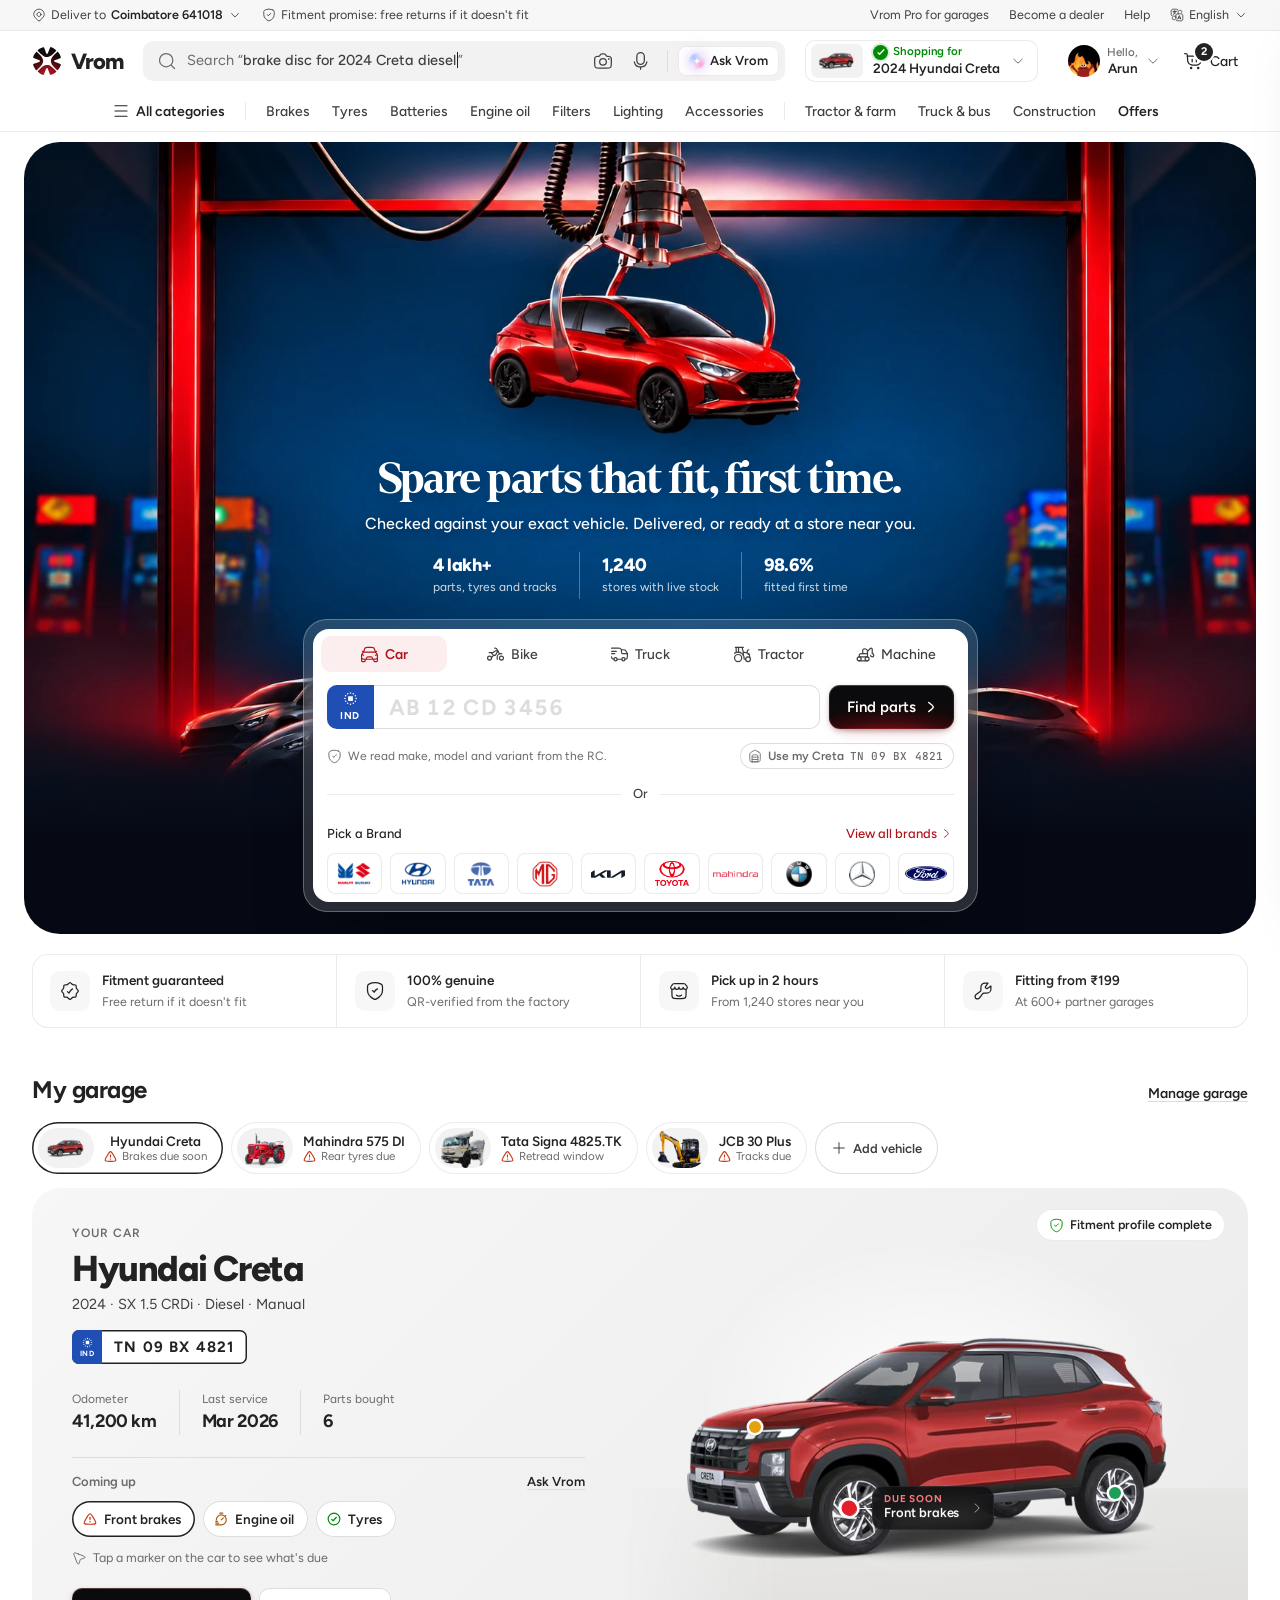
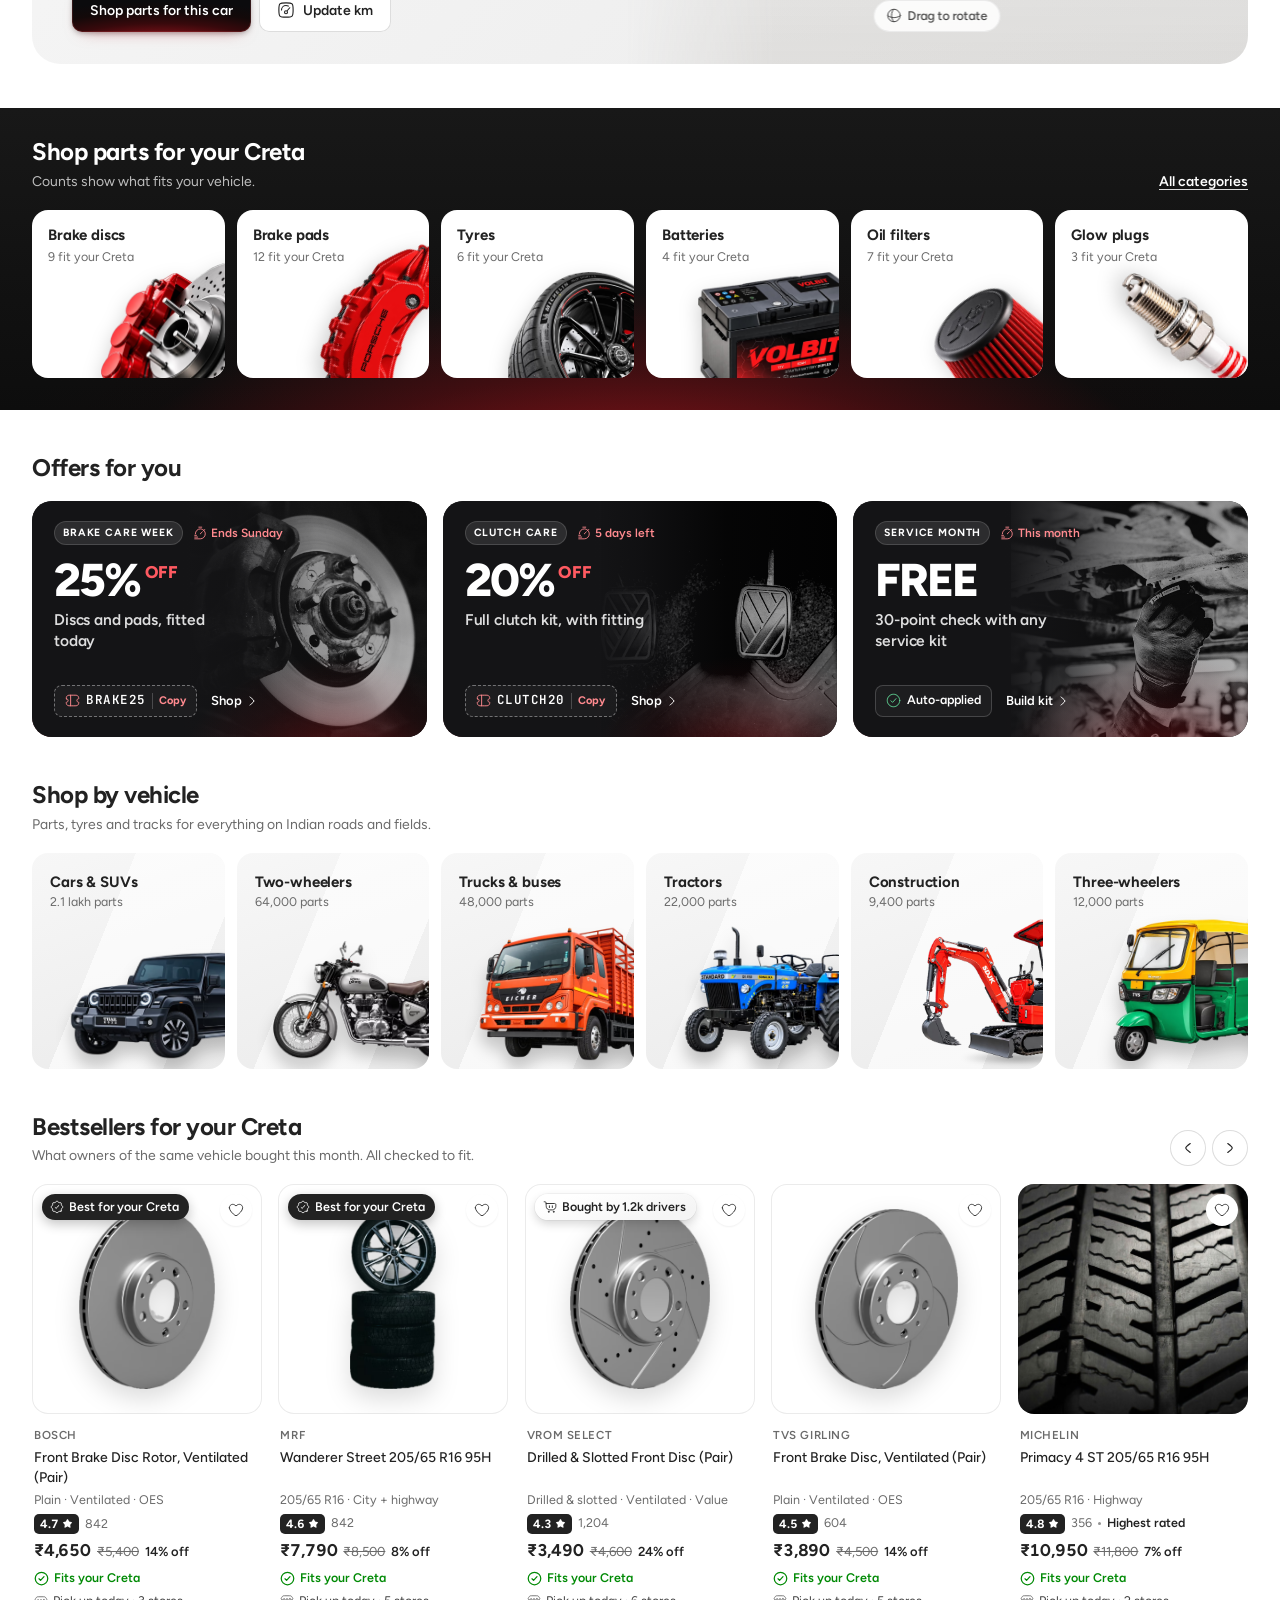
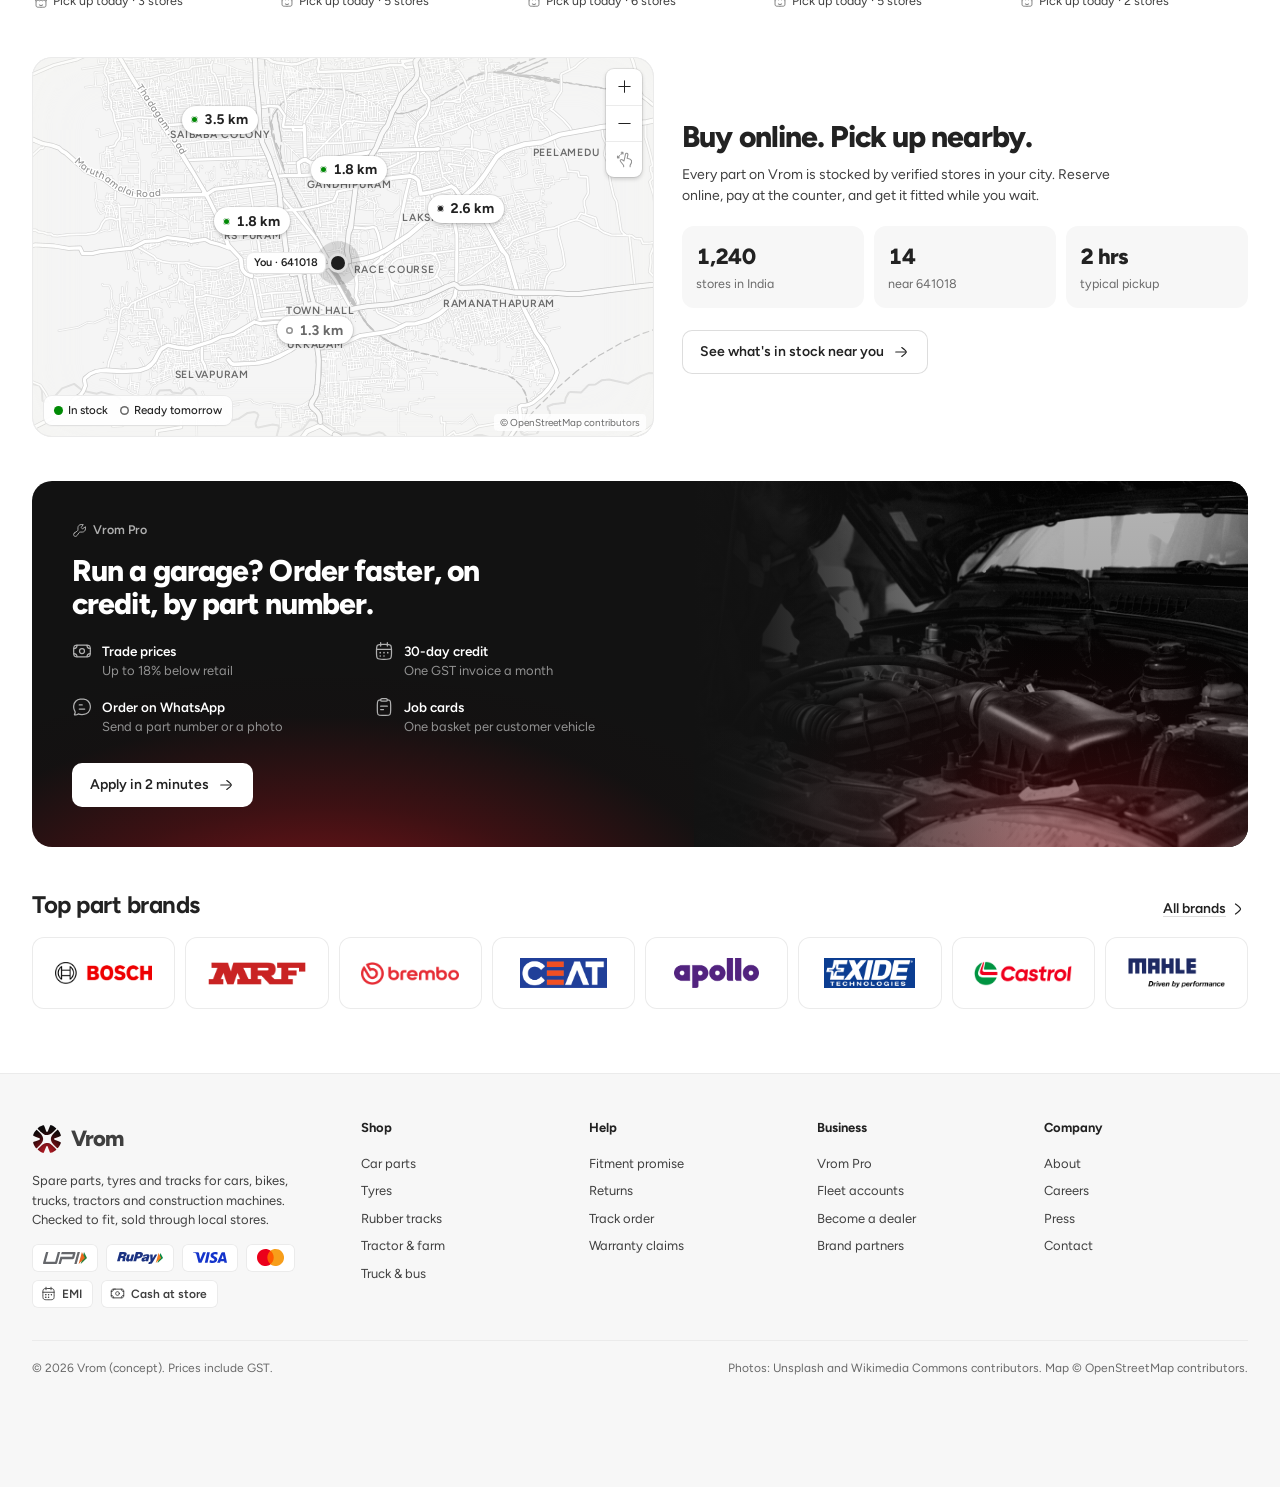
<file: prototype.html>
<!doctype html>
<html lang="en">
<head>
<meta charset="utf-8">
<meta name="viewport" content="width=device-width,initial-scale=1,viewport-fit=cover">
<meta name="color-scheme" content="light">
<meta name="theme-color" content="#ffffff">
<link rel="icon" type="image/svg+xml" href="assets/brand/favicon.svg">
<meta name="author" content="Vithyanela K">
<title>Vrom: parts that fit</title>
<link rel="preconnect" href="https://fonts.googleapis.com"><link rel="preconnect" href="https://fonts.gstatic.com" crossorigin>
<link rel="stylesheet" href="https://fonts.googleapis.com/css2?family=Figtree:wght@300..900&family=JetBrains+Mono:wght@400;500&family=Noto+Sans+Devanagari:wght@400..700&family=Noto+Sans+Tamil:wght@400..700&display=swap">
<style>
/* Vrom design system v2: white canvas, ink type and ink primary action, copper for offers, green reserved for fitment + ratings */
:root{
  color-scheme:light;
  /* Palette: black and white (Airbnb's Hof/Foggy neutral ramp, no brand colour). Colour is kept only where it carries meaning:
     fit/check/doesn't-fit and stock (Spruce/Ondo/Arches) and the blue IND strip on number plates. */
  --bg:#FFFFFF; --soft:#F7F7F7; --tile:#F2F2F2; --tile-2:#EBEBEB; --line:#EBEBEB; --line-2:#DDDDDD; --stone:#F7F7F7; --beige:#F2F2F2;
  --ink:#222222; --ink-2:#3F3F3F; --ink-3:#6A6A6A; --ink-4:#929292;
  --sun:#222222; --sun-2:#000000; --sun-bg:#F2F2F2; --sun-ink:#222222; --hl:#B0B0B0; --offer:#222222; --offer-bg:#F2F2F2; --acc:#222222;
  --sun-grad:#222222;
  /* the one dark treatment: ~80% black with a faint red glow rising from the bottom edge. --cta for buttons, --cta-wide for large dark surfaces */
  --cta:radial-gradient(110% 120% at 50% 150%,#C21C25 0%,#86121A 30%,#38090C 58%,#130909 80%,#0B0B0D 100%);
  --cta-wide:radial-gradient(72% 115% at 50% 128%,rgba(214,24,34,.72) 0%,rgba(150,14,22,.36) 36%,rgba(40,8,10,.08) 58%,rgba(20,8,9,0) 72%),linear-gradient(180deg,#181818,#0D0D0D);
  --cta-sh:inset 0 1px 0 rgba(255,255,255,.16),inset 0 0 0 1px rgba(255,92,92,.16),0 8px 18px -12px rgba(170,18,26,.55),0 2px 6px -2px rgba(0,0,0,.45);
  --fit:#008A05; --fit-bg:#E6F6E9; --fit-line:#C3E6CB;
  --warn:#A85A00; --warn-bg:#FFF6EA; --warn-line:#F5D9B0;
  --bad:#C13515; --bad-bg:#FFF5F3;
  /* AI gets its own identity — the orb's blue/pink, not the brand red, so it never reads as an offer or a warning */
  --ai-ink:#5B4FBF; --ai-bg:#F3F0FF; --ai-line:#E3DBFF;
  --ai-grad:radial-gradient(110% 120% at 50% 150%,#8C9DFF 0%,#8A4FC7 30%,#2E1F45 58%,#14101C 80%,#0B0B0D 100%);
  --ai-wide:radial-gradient(72% 115% at 50% 128%,rgba(140,157,255,.6) 0%,rgba(170,100,220,.34) 36%,rgba(40,25,55,.1) 58%,rgba(20,16,24,0) 72%),linear-gradient(180deg,#181820,#0D0D14);
  --ai-sh:inset 0 1px 0 rgba(255,255,255,.16),inset 0 0 0 1px rgba(170,160,255,.2),0 8px 18px -12px rgba(120,80,200,.5),0 2px 6px -2px rgba(0,0,0,.45);
  --link:#222222; --deal:#222222;
  --hero-red:#B3121B; --hero-tint:#FCEDEE; /* hero finder only: the red from the claw-machine photo */
  --hsrp:#1F4FB4; /* the IND strip on Indian number plates is always blue */
  --r:12px; --r-lg:16px; --r-xl:20px;
  --sh-1:0 1px 2px rgba(0,0,0,.06);
  --sh-2:0 12px 32px -12px rgba(0,0,0,.22),0 0 0 1px rgba(0,0,0,.05);
  --sh-3:0 30px 60px -20px rgba(0,0,0,.35);
  --ease:cubic-bezier(.2,.8,.2,1); --spring:cubic-bezier(.34,1.4,.64,1);
  --f:"Figtree",system-ui,-apple-system,"Segoe UI",Roboto,"Noto Sans Devanagari","Noto Sans Tamil",sans-serif;
  --fm:"JetBrains Mono",ui-monospace,SFMono-Regular,Menlo,monospace;
  --w:1280px;
}
*{box-sizing:border-box;margin:0;padding:0}
html{scroll-behavior:smooth;-webkit-text-size-adjust:100%}
body{background:var(--bg);color:var(--ink);font:400 14px/1.5 var(--f);font-feature-settings:"cv11","ss01";-webkit-font-smoothing:antialiased;overflow-x:hidden}
button,input,select{font:inherit;color:inherit}
button{background:none;border:0;cursor:pointer}
a{color:inherit;text-decoration:none}
img{display:block;max-width:100%}
.lucide{width:20px;height:20px;stroke-width:1.5;flex:none}
.mono{font-family:var(--fm);font-size:.92em;letter-spacing:0}
.wrap{max-width:var(--w);margin:0 auto;padding:0 32px}
.view{display:none}.view.on{display:block;animation:fadeUp .45s var(--ease)}
@keyframes fadeUp{from{opacity:0;transform:translateY(6px)}to{opacity:1;transform:none}}
:focus-visible{outline:2px solid var(--ink);outline-offset:2px;border-radius:8px}

/* buttons */
.btn{display:inline-flex;align-items:center;justify-content:center;gap:8px;height:44px;padding:0 18px;border-radius:10px;font-weight:600;font-size:14px;white-space:nowrap;transition:background .15s,box-shadow .15s,transform .1s;user-select:none}
.btn:active{transform:scale(.98)}
.btn.ink{background:var(--cta);color:#fff;box-shadow:var(--cta-sh)}.btn.ink:hover{filter:brightness(1.25) saturate(1.15)}
/* the one primary button ("ignition"): red heat rising from the bottom, thin red rim + lit top edge, red underglow, sheen on hover */
.btn.sun{position:relative;overflow:hidden;isolation:isolate;background:var(--cta);color:#fff;box-shadow:var(--cta-sh);transition:filter .2s,box-shadow .2s,transform .1s}
.btn.sun::after{content:"";position:absolute;inset:0;z-index:-1;background:linear-gradient(105deg,transparent 30%,rgba(255,255,255,.2) 45%,transparent 60%);transform:translateX(-120%);transition:transform .7s var(--ease);pointer-events:none}
.btn.sun:hover{filter:brightness(1.12) saturate(1.05);box-shadow:inset 0 1px 0 rgba(255,255,255,.2),inset 0 0 0 1px rgba(255,110,110,.24),0 12px 24px -12px rgba(190,24,32,.65),0 2px 6px -2px rgba(0,0,0,.45)}
.btn.sun:hover::after{transform:translateX(120%)}
.btn.sun:active{transform:translateY(1px)}
.btn.sun .lucide{transition:transform .3s var(--spring)}.btn.sun:hover .lucide{transform:translateX(2px)}
.btn.line{background:#fff;color:var(--ink);box-shadow:inset 0 0 0 1px var(--line-2)}.btn.line:hover{box-shadow:inset 0 0 0 1px var(--ink)}
.btn.ghost{color:var(--ink-2)}.btn.ghost:hover{background:var(--soft);color:var(--ink)}
.btn.sm{height:36px;padding:0 14px;font-size:13px;border-radius:9px}
.btn.xs{height:30px;padding:0 10px;font-size:12.5px;border-radius:8px;gap:6px}
.btn.lg{height:52px;padding:0 24px;font-size:15px;border-radius:12px}
.btn.block{width:100%}
.btn .lucide{width:18px;height:18px}
.btn.xs .lucide,.btn.sm .lucide{width:16px;height:16px}
.link{color:var(--link);font-weight:600;display:inline-flex;align-items:center;gap:2px;text-decoration:underline;text-decoration-color:var(--line-2);text-underline-offset:3px}
.link:hover{text-decoration-color:var(--ink)}
.tag{display:inline-flex;align-items:center;gap:4px;height:22px;padding:0 8px;border-radius:6px;font-size:11.5px;font-weight:600;background:var(--tile);color:var(--ink-2);white-space:nowrap}
.tag.ink{background:var(--ink);color:#fff}.tag.sun{background:var(--sun-bg);color:var(--sun-ink)}.tag.ai{background:var(--ai-bg);color:var(--ai-ink)}.tag.fit{background:var(--fit-bg);color:var(--fit)}.tag.warn{background:var(--warn-bg);color:var(--warn)}.tag.bad{background:var(--bad-bg);color:var(--bad)}.tag.deal{background:var(--offer-bg);color:var(--offer)}.tag.w{background:#fff;box-shadow:var(--sh-1)}
.tag .lucide{width:13px;height:13px;stroke-width:2.2}
.rating{display:inline-flex;align-items:center;gap:3px;height:20px;padding:0 6px;border-radius:5px;background:var(--ink);color:#fff;font-size:12px;font-weight:700;font-variant-numeric:tabular-nums}
.rating .lucide{width:11px;height:11px;fill:#fff;stroke:none}
.muted{color:var(--ink-3)}
.h2{font-size:24px;font-weight:700;letter-spacing:-.02em;line-height:1.2}
.sec{padding:44px 0 0}
.sec-h{display:flex;align-items:flex-end;justify-content:space-between;gap:16px;margin-bottom:18px}
.sec-h p{color:var(--ink-3);margin-top:4px}

/* ---------- header ---------- */
.util{background:var(--soft);font-size:12.5px;color:var(--ink-2);border-bottom:1px solid var(--line)}
.util .wrap{display:flex;align-items:center;height:30px;gap:20px}
.util .sp{flex:1}
.util a,.util button,.util>.wrap>span.hide-m{display:inline-flex;align-items:center;gap:5px}
.util a:hover,.util button:hover{color:var(--ink)}
.util .lucide{width:14px;height:14px}
.util b{font-weight:600;color:var(--ink)}
header.top{position:sticky;top:0;z-index:40;background:#fff;transition:box-shadow .2s}
header.top.sc{box-shadow:0 8px 24px -18px rgba(0,0,0,.35)}
.hdr{display:flex;align-items:center;gap:20px;height:60px}
.logo{display:flex;align-items:center;gap:9px;font-weight:800;font-size:22px;letter-spacing:-.045em;flex:none}
.logo .mk{width:30px;height:30px;flex:none;display:block}
.search{flex:1;position:relative;min-width:0;max-width:680px}
.sbox{display:flex;align-items:center;gap:6px;height:40px;padding:0 6px 0 14px;background:var(--tile);border-radius:10px;cursor:text;box-shadow:inset 0 0 0 1px transparent;transition:.15s}
.sbox:hover{box-shadow:inset 0 0 0 1px var(--line-2)}
.search.focus .sbox{background:#fff;box-shadow:inset 0 0 0 1.5px var(--ink)}
.sbox>.lucide,.sopen>.lucide{color:var(--ink-3)}
.sopen{flex:1;min-width:0;height:100%;display:flex;align-items:center;gap:6px;text-align:left;cursor:text}
.sbox .ph{flex:1;color:var(--ink-3);white-space:nowrap;overflow:hidden;text-overflow:ellipsis;padding-left:4px;font-size:14.5px}
.sbox .ph b{color:var(--ink-2);font-weight:500}
.sbox .ph i{display:inline-block;width:1px;height:16px;background:var(--ink);vertical-align:-3px;margin-left:1px;animation:blink 1s steps(2) infinite}
@keyframes blink{50%{opacity:0}}
.sbox .tb{width:32px;height:32px;border-radius:8px;display:grid;place-items:center;color:var(--ink-2)}
.sbox .tb:hover{background:#fff;color:var(--ink)}
.sbox .div{width:1px;height:22px;background:var(--line-2);margin:0 4px}
.ask{display:inline-flex;align-items:center;gap:5px;height:30px;padding:0 11px;border-radius:8px;background:#fff;box-shadow:inset 0 0 0 1px var(--line);font-size:13px;font-weight:600}
.ask .lucide{width:15px;height:15px;color:var(--sun)}
.ask .orb{width:16px;height:16px}
.ask:hover{box-shadow:inset 0 0 0 1px var(--ink)}
.veh-btn{display:flex;align-items:center;gap:10px;height:42px;padding:0 12px 0 6px;border-radius:10px;box-shadow:inset 0 0 0 1px var(--line);text-align:left;flex:none;transition:.15s;position:relative}
.veh-btn:hover{box-shadow:inset 0 0 0 1px var(--ink)}
.veh-btn .th{width:52px;height:34px;border-radius:7px;background:var(--tile);display:grid;place-items:center;overflow:hidden}
.veh-btn .th img{width:94%;height:94%;object-fit:contain}
.veh-btn small{display:flex;align-items:center;gap:5px;font-size:11.5px;color:var(--fit);font-weight:600;line-height:1.2}
/* solid green tick: "results are filtered to this vehicle", readable at a glance */
.veh-btn small .ok{width:15px;height:15px;border-radius:50%;background:var(--fit);display:grid;place-items:center;flex:none;box-shadow:0 0 0 2px rgba(0,138,5,.15)}
.veh-btn small .ok .lucide{width:10px;height:10px;color:#fff;stroke-width:3.2}
.veh-btn b{display:block;font-size:13.5px;font-weight:600;line-height:1.3;max-width:170px;white-space:nowrap;overflow:hidden;text-overflow:ellipsis}
.veh-btn>.lucide{width:16px;height:16px;color:var(--ink-3)}
.hact{display:flex;align-items:center;gap:2px;flex:none}
.hact button{display:flex;align-items:center;gap:7px;height:46px;padding:0 10px;border-radius:10px;font-weight:500;position:relative}
.hact button:hover{background:var(--soft)}
.hact .badge{position:absolute;top:5px;left:22px;min-width:18px;height:18px;padding:0 5px;border-radius:9px;background:var(--offer);color:#fff;font-size:11px;font-weight:700;display:grid;place-items:center;box-shadow:0 0 0 2px #fff}
.cnav{border-bottom:1px solid var(--line);background:#fff;position:relative}
.cnav>.wrap{display:flex;align-items:center;gap:2px;height:40px;position:relative;overflow-x:auto;scrollbar-width:none}
.cnav>.wrap::-webkit-scrollbar{display:none}
@media (min-width:1201px){.cnav>.wrap{justify-content:center}}
.cnav>.wrap>a{position:relative;display:flex;align-items:center;gap:6px;height:40px;padding:0 10px;font-weight:500;font-size:14px;color:var(--ink-2);white-space:nowrap}
.cnav>.wrap>a:hover,.cnav>.wrap>a.on{color:var(--ink)}
.cnav>.wrap>a.all{font-weight:600;color:var(--ink);padding-left:0}
.cnav>.wrap>a.deal{color:var(--deal);font-weight:600}
.cnav>.wrap>a .lucide{width:18px;height:18px}
.cnav .bar{position:absolute;bottom:0;height:2px;background:var(--ink);border-radius:2px;transition:left .3s var(--spring),width .3s var(--spring),opacity .2s;opacity:0;pointer-events:none}
.cnav .sep{width:1px;height:18px;background:var(--line);margin:0 8px;flex:none}

/* mega */
.mega{position:absolute;left:0;right:0;top:100%;background:#fff;border-bottom:1px solid var(--line);box-shadow:var(--sh-3);opacity:0;visibility:hidden;transform:translateY(-4px);transition:.2s var(--ease);z-index:2}
.mega.on{opacity:1;visibility:visible;transform:none}
.mega .wrap{display:grid;grid-template-columns:220px 1fr 280px;gap:32px;padding-top:24px;padding-bottom:28px}
.mega h6{font-size:12px;color:var(--ink-3);font-weight:600;margin-bottom:10px}
.mega .vl a{display:flex;align-items:center;justify-content:space-between;padding:8px 10px;border-radius:8px;font-weight:500;color:var(--ink-2)}
.mega .vl a.on,.mega .vl a:hover{background:var(--soft);color:var(--ink)}
.mega .vl .lucide{width:15px;height:15px}
.mega .sys{display:grid;grid-template-columns:repeat(3,1fr);gap:4px 24px}
.mega .sys a{display:flex;align-items:center;gap:12px;padding:8px;border-radius:10px}
.mega .sys a:hover{background:var(--soft)}
.mega .sys span{width:48px;height:48px;border-radius:10px;background:var(--tile);display:grid;place-items:center;overflow:hidden;flex:none}
.mega .sys span img{width:84%;height:84%;object-fit:contain}
.mega .sys b{font-weight:600;display:block}
.mega .sys small{color:var(--ink-3);font-size:12px}
.mega .promo{border-radius:14px;overflow:hidden;position:relative;min-height:220px;color:#fff;display:flex;flex-direction:column;justify-content:flex-end;align-items:stretch;padding:18px}
.mega .promo .btn{align-self:flex-start}
.mega .promo img{position:absolute;inset:0;width:100%;height:100%;object-fit:cover}
.mega .promo::before{content:"";position:absolute;inset:0;background:linear-gradient(180deg,transparent 20%,rgba(0,0,0,.8));z-index:1}
.mega .promo>*:not(img){position:relative;z-index:2}
.mega .promo p{color:rgba(255,255,255,.8);font-size:13px;margin:4px 0 12px}

/* ---------- HOME ---------- */
.hero{display:grid;grid-template-columns:minmax(0,1fr) 400px;gap:16px;padding-top:20px}
.carousel{position:relative;border-radius:var(--r-xl);overflow:hidden;min-height:440px;background:var(--ink)}
.slide{position:absolute;inset:0;opacity:0;transition:opacity .8s var(--ease);display:flex;align-items:flex-end;pointer-events:none}
.slide.on{opacity:1;pointer-events:auto}
.slide img{position:absolute;inset:0;width:100%;height:100%;object-fit:cover;transform:scale(1.05);transition:transform 7s linear}
.slide.on img{transform:scale(1)}
.slide::after{content:"";position:absolute;inset:0;background:linear-gradient(90deg,rgba(10,12,16,.85) 0%,rgba(10,12,16,.55) 42%,rgba(10,12,16,0) 72%)}
.slide .txt{position:relative;z-index:1;padding:40px 40px 72px;max-width:540px;color:#fff}
.slide .k{display:inline-flex;align-items:center;gap:6px;font-size:12.5px;font-weight:600;color:var(--hl);margin-bottom:12px}
.slide .k .lucide{width:15px;height:15px}
.slide h1{font-size:40px;line-height:1.08;font-weight:800;letter-spacing:-.035em}
.slide p{color:rgba(255,255,255,.8);font-size:15.5px;margin:12px 0 22px;max-width:420px}
.cdots{position:absolute;left:40px;bottom:28px;z-index:2;display:flex;gap:6px}
.cdots button{width:26px;height:4px;border-radius:2px;background:rgba(255,255,255,.35);overflow:hidden;position:relative}
.cdots button.on::after{content:"";position:absolute;inset:0;background:#fff;animation:prog 6s linear forwards;transform-origin:left}
@keyframes prog{from{transform:scaleX(0)}to{transform:scaleX(1)}}
.carr{position:absolute;right:20px;bottom:18px;z-index:2;display:flex;gap:8px}
.carr button{width:38px;height:38px;border-radius:50%;background:rgba(255,255,255,.16);backdrop-filter:blur(8px);color:#fff;display:grid;place-items:center}
.carr button:hover{background:rgba(255,255,255,.3)}
.carr .lucide{width:18px;height:18px}
.credit{position:absolute;right:20px;top:14px;z-index:2;font-size:10.5px;color:rgba(255,255,255,.55)}

.finder{border-radius:var(--r-xl);box-shadow:inset 0 0 0 1px var(--line);padding:22px;display:flex;flex-direction:column;background:#fff}
.finder h2{font-size:20px;font-weight:700;letter-spacing:-.02em}
.finder>p{color:var(--ink-3);font-size:13.5px;margin-top:2px}
.vseg{display:grid;grid-template-columns:repeat(5,1fr);gap:4px;margin-top:16px;padding:4px;background:var(--soft);border-radius:12px;position:relative}
.vseg button{display:flex;flex-direction:column;align-items:center;gap:3px;padding:8px 2px 7px;border-radius:9px;font-size:12px;font-weight:500;color:var(--ink-3);position:relative;z-index:1;transition:color .2s}
.vseg button .lucide{width:20px;height:20px}
.vseg button.on{color:var(--ink);font-weight:600}
.vseg .ind{position:absolute;top:4px;bottom:4px;border-radius:9px;background:#fff;box-shadow:0 1px 3px rgba(0,0,0,.08),0 0 0 1px var(--line);transition:left .35s var(--spring),width .35s var(--spring)}
.ftabs{display:flex;gap:18px;margin:18px 0 12px;border-bottom:1px solid var(--line)}
.ftabs button{padding:0 0 10px;font-weight:600;font-size:13.5px;color:var(--ink-3);position:relative}
.ftabs button.on{color:var(--ink)}
.ftabs button.on::after{content:"";position:absolute;left:0;right:0;bottom:-1px;height:2px;background:var(--ink);border-radius:2px}
.fpane{display:none}.fpane.on{display:block;animation:fadeUp .3s var(--ease)}
.plate{display:flex;align-items:stretch;height:58px;border-radius:9px;background:#fff;box-shadow:0 0 0 1.5px var(--ink);overflow:hidden;cursor:text;position:relative}
.plate .ind{width:30px;background:var(--hsrp);color:#fff;display:flex;flex-direction:column;align-items:center;justify-content:center;gap:3px;font-size:9px;font-weight:700;letter-spacing:.05em;flex:none}
.plate .ind i{width:12px;height:12px;border-radius:50%;border:1.5px solid #fff;display:block}
.slots{flex:1;display:flex;align-items:center;justify-content:center;gap:10px;min-width:0}
.sg{display:flex;gap:2px}
.slot{width:22px;height:36px;display:grid;place-items:center;font-family:var(--fm);font-weight:600;font-size:22px;position:relative}
.slot.ghost{color:#DDDDDD}
.slot.fill span{animation:slotIn .4s var(--spring) both}
.slot.fill.old span{animation:none}
@keyframes slotIn{from{opacity:0;transform:translateY(7px) rotate(-7deg) scale(.85);filter:blur(3px)}to{opacity:1;transform:none;filter:none}}
.slot.cur::after{content:"";position:absolute;left:4px;right:4px;bottom:4px;height:2px;border-radius:2px;background:var(--ink);animation:blink 1s steps(2) infinite}
.plate.done{box-shadow:0 0 0 1.5px var(--fit)}
.plate.sweep::before{content:"";position:absolute;inset:0;background:linear-gradient(100deg,transparent 30%,rgba(14,138,79,.16) 50%,transparent 70%);background-size:220% 100%;animation:sweep .8s var(--ease) both;pointer-events:none}
@keyframes sweep{from{background-position:120% 0}to{background-position:-60% 0}}
.plate input{position:absolute;inset:0;opacity:0;width:100%}
.fnote{display:flex;justify-content:space-between;align-items:center;margin-top:10px;font-size:12.5px;color:var(--ink-3);gap:8px}
.fnote span{display:flex;align-items:center;gap:5px}
.fnote .lucide{width:14px;height:14px}
.selrow{display:grid;grid-template-columns:1fr 1fr;gap:8px}
.sel{appearance:none;height:46px;border-radius:9px;border:0;background:#fff url("data:image/svg+xml,%3Csvg xmlns='http://www.w3.org/2000/svg' width='12' height='12' fill='none' stroke='%234B5260' stroke-width='1.8'%3E%3Cpath d='m3 4.5 3 3 3-3'/%3E%3C/svg%3E") no-repeat right 12px center;padding:0 30px 0 12px;box-shadow:inset 0 0 0 1px var(--line-2);font-weight:500;cursor:pointer;width:100%;min-width:0}
.sel:disabled{background-color:var(--soft);color:var(--ink-4);cursor:not-allowed}
.sel.done{box-shadow:inset 0 0 0 1.5px var(--ink)}
.finder .go{margin-top:12px}
.found{display:none;margin-top:12px;padding:12px;border-radius:12px;background:var(--fit-bg);box-shadow:inset 0 0 0 1px var(--fit-line);align-items:center;gap:12px}
.found.on{display:flex;animation:fadeUp .35s var(--ease)}
.found .th{width:80px;height:52px;flex:none}
.found .th img{width:100%;height:100%;object-fit:contain}
.found b{font-weight:600;display:block;font-size:14px}
.found small{color:var(--ink-2);font-size:12.5px}
.skel{background:linear-gradient(90deg,var(--tile) 0,#F7F7F7 40%,var(--tile) 80%);background-size:200% 100%;animation:shim 1.1s linear infinite;border-radius:6px}
@keyframes shim{to{background-position:-200% 0}}
.saved{margin-top:auto;padding-top:14px;border-top:1px dashed var(--line);display:flex;align-items:center;gap:10px;font-size:13px}
.saved .th{width:58px;height:38px;background:var(--tile);border-radius:8px;overflow:hidden;flex:none;display:grid;place-items:center}
.saved .th img{width:92%;height:92%;object-fit:contain}
.saved b{font-weight:600}
.saved .btn{margin-left:auto}

.trust{display:grid;grid-template-columns:repeat(4,1fr);margin-top:16px;border-radius:var(--r-lg);box-shadow:inset 0 0 0 1px var(--line)}
.trust div{display:flex;align-items:center;gap:12px;padding:16px 18px;border-left:1px solid var(--line)}
.trust div:first-child{border:0}
.trust .ic{width:40px;height:40px;border-radius:10px;background:var(--soft);display:grid;place-items:center;flex:none}
.trust b{display:block;font-weight:600;font-size:13.5px}
.trust small{color:var(--ink-3);font-size:12.5px}

.vtiles{display:grid;grid-template-columns:repeat(6,1fr);gap:12px}
.vt{position:relative;height:216px;border-radius:var(--r-lg);background:linear-gradient(160deg,#F7F7F7,#EBEBEB);overflow:hidden;cursor:pointer;display:flex;flex-direction:column;padding:18px 18px 0;isolation:isolate}
/* a slanted band of light behind the vehicle gives the tile its angle; it drifts on hover */
.vt::before{content:"";position:absolute;top:0;bottom:0;left:-20%;right:-20%;z-index:-1;background:linear-gradient(112deg,transparent 40%,rgba(255,255,255,.65) 40%,rgba(255,255,255,.65) 72%,transparent 72%);transition:transform .6s var(--ease)}
.vt:hover::before{transform:translateX(-7%)}
.vt b{font-weight:700;font-size:15px;letter-spacing:-.01em;position:relative;z-index:1}
.vt small{color:var(--ink-3);font-size:12.5px;position:relative;z-index:1}
/* every vehicle starts the same distance from the left edge (--vl) and is capped to the same height; the rear slides past the right edge,
   more for long vehicles (--mw caps the width). That keeps the space left of every front identical. */
.vt{--vl:36px;--mw:214px;--mh:136px}
.vt .im{position:absolute;inset:0}
.vt img{position:absolute;left:calc(var(--vl) + var(--dx,0px));bottom:8px;width:auto;height:auto;max-width:var(--mw);max-height:var(--mh);transform:scale(var(--s,1));transform-origin:0 100%;filter:drop-shadow(0 12px 8px rgba(0,0,0,.22));transition:transform .55s var(--ease)}
.vt:hover img{transform:translateX(-10px) scale(var(--s,1))}
/* machines with parts held high in the air (excavator arm and bucket) get a contact shadow under the tracks only;
   a silhouette drop-shadow would smear grey under the raised arm */
.vt img{z-index:1}
.vt.ground img{filter:none}
.vt.ground .im::before{content:"";position:absolute;left:calc(var(--vl) + var(--dx,0px) + 40px);bottom:4px;width:114px;height:14px;border-radius:50%;background:radial-gradient(closest-side,rgba(0,0,0,.34),rgba(0,0,0,.14) 60%,rgba(0,0,0,0));filter:blur(2px);transition:transform .55s var(--ease)}
.vt.ground:hover .im::before{transform:translateX(-10px)}

.myveh{border-radius:var(--r-xl);box-shadow:inset 0 0 0 1px var(--line);overflow:hidden}
.myveh .top{display:flex;align-items:center;gap:16px;padding:16px 20px;border-bottom:1px solid var(--line)}
.myveh .top .th{width:100px;height:60px;flex:none}
.myveh .top .th img{width:100%;height:100%;object-fit:contain}
.myveh .top b{font-size:17px;font-weight:700;letter-spacing:-.015em;display:block}
.myveh .top small{color:var(--ink-3)}
.myveh .top .r{margin-left:auto;display:flex;gap:8px}
.due{display:flex;align-items:center;gap:14px;padding:12px 20px;background:var(--offer-bg);border-bottom:1px solid #DDDDDD;font-size:13.5px}
.due>.lucide{color:var(--offer)}
.due b{font-weight:600}
.due .meter{width:140px;height:6px;border-radius:6px;background:rgba(0,0,0,.1);overflow:hidden;flex:none}
.due .meter i{display:block;height:100%;width:0;background:var(--offer);border-radius:6px;transition:width 1.2s var(--ease)}
.due .btn{margin-left:auto}
.ctiles{display:grid;grid-template-columns:repeat(6,1fr)}
.ct{padding:18px 16px 16px;display:flex;flex-direction:column;align-items:center;text-align:center;gap:4px;cursor:pointer;border-left:1px solid var(--line);transition:background .2s}
.ct:first-child{border:0}
.ct:hover{background:var(--soft)}
.ct .im{width:110px;height:92px;display:grid;place-items:center;margin-bottom:6px}
.ct .im img{width:100%;height:100%;object-fit:contain;transition:transform .4s var(--ease);filter:drop-shadow(0 8px 8px rgba(0,0,0,.12))}
.ct:hover .im img{transform:scale(1.06)}
.ct b{font-weight:600;font-size:13.5px}
.ct small{color:var(--fit);font-size:12px;font-weight:600}

.askcard{display:grid;grid-template-columns:1fr 1fr;border-radius:var(--r-xl);background:var(--soft);overflow:hidden}
.askcard .l{padding:36px 40px}
.askcard .k{display:inline-flex;align-items:center;gap:6px;font-size:12.5px;font-weight:600;color:var(--sun-ink);background:var(--sun-bg);padding:4px 10px;border-radius:99px;box-shadow:inset 0 0 0 1px #DDDDDD}
.askcard .k .lucide{width:14px;height:14px}
.askcard h2{font-size:30px;font-weight:800;letter-spacing:-.03em;line-height:1.12;margin:14px 0 8px}
.askcard .l>p{color:var(--ink-2);max-width:440px}
.askin{display:flex;align-items:center;gap:6px;margin-top:20px;background:#fff;border-radius:12px;padding:6px 6px 6px 14px;box-shadow:inset 0 0 0 1px var(--line-2)}
.askin:focus-within{box-shadow:inset 0 0 0 1.5px var(--ink)}
.askin input{flex:1;border:0;outline:0;height:40px;min-width:0;font-size:14.5px;background:transparent}
.askin .tb{width:38px;height:38px;border-radius:9px;display:grid;place-items:center;color:var(--ink-2)}
.askin .tb:hover{background:var(--soft)}
.chips{display:flex;flex-wrap:wrap;gap:8px;margin-top:14px}
.chip{display:inline-flex;align-items:center;gap:6px;height:34px;padding:0 12px;border-radius:99px;background:#fff;box-shadow:inset 0 0 0 1px var(--line);font-size:13px;font-weight:500;transition:.15s}
.chip:hover{box-shadow:inset 0 0 0 1px var(--ink)}
.chip .lucide{width:15px;height:15px;color:var(--ink-3)}
.askcard .r{position:relative;min-height:340px}
.askcard .r img{position:absolute;inset:0;width:100%;height:100%;object-fit:cover}
.bubble{position:absolute;background:#fff;border-radius:14px;padding:10px 14px;font-size:13px;box-shadow:var(--sh-2);max-width:270px;z-index:1}
.bubble.u{right:24px;top:28px;background:var(--ink);color:#fff;border-bottom-right-radius:4px}
.bubble.a{left:24px;bottom:28px;border-bottom-left-radius:4px}
.bubble.a b{font-weight:600}
.bubble.a .row{display:flex;gap:4px;flex-wrap:wrap;margin-top:8px}

.rail-in{display:grid;grid-auto-flow:column;grid-auto-columns:calc((100% - 64px)/5);gap:16px;overflow-x:auto;scroll-snap-type:x mandatory;scrollbar-width:none;scroll-behavior:smooth}
.rail-in::-webkit-scrollbar{display:none}
.rail-in>*{scroll-snap-align:start}
.rarr{display:flex;gap:6px}
.rarr button{width:36px;height:36px;border-radius:50%;box-shadow:inset 0 0 0 1px var(--line-2);display:grid;place-items:center}
.rarr button:hover{box-shadow:inset 0 0 0 1px var(--ink)}
.rarr .lucide{width:18px;height:18px}

.promos{display:grid;grid-template-columns:1fr 1fr;gap:16px}
.promo{position:relative;border-radius:var(--r-xl);overflow:hidden;min-height:270px;display:flex;align-items:flex-end;color:#fff;cursor:pointer}
.promo img{position:absolute;inset:0;width:100%;height:100%;object-fit:cover;transition:transform .8s var(--ease)}
.promo:hover img{transform:scale(1.03)}
.promo::after{content:"";position:absolute;inset:0;background:linear-gradient(180deg,rgba(0,0,0,0) 25%,rgba(0,0,0,.8))}
.promo .txt{position:relative;z-index:1;padding:24px 26px}
.promo .k{font-size:12.5px;font-weight:600;color:var(--hl)}
.promo h3{font-size:24px;font-weight:800;letter-spacing:-.025em;line-height:1.15;margin:4px 0 12px;max-width:380px}

.local{display:grid;grid-template-columns:1.1fr 1fr;gap:28px;align-items:center}
.mapbox{position:relative;border-radius:var(--r-xl);overflow:hidden;background:#F5F5F5;min-height:380px;box-shadow:inset 0 0 0 1px var(--line);isolation:isolate;user-select:none}
.mapbox::after{content:"";position:absolute;inset:0;pointer-events:none;border-radius:inherit;box-shadow:inset 0 0 0 1px var(--line),inset 0 0 60px rgba(246,245,241,.55);z-index:3}
/* greyscale basemap (Airbnb layout, no hue): pale-grey land, white roads; the black/white price pills carry the contrast */
.basemap{position:absolute;inset:0;width:100%;height:100%;display:block}
.basemap text{font-family:var(--f);fill:#6A6A6A;paint-order:stroke;stroke:#F5F5F5;stroke-width:3px;stroke-linejoin:round}
.basemap .rl text{font-size:10px;font-weight:500;letter-spacing:.04em;fill:#929292;stroke:#fff;stroke-width:2.5px}
.basemap .al text{font-size:10.5px;font-weight:600;letter-spacing:.07em;text-transform:uppercase;text-anchor:middle}
.route{position:absolute;inset:0;z-index:1;pointer-events:none}
.route line{stroke:var(--ink);stroke-width:2.5;stroke-dasharray:2 6;stroke-linecap:round;opacity:.75}
.me{position:absolute;transform:translate(-50%,-50%);z-index:2;display:grid;place-items:center}
.me i{width:14px;height:14px;border-radius:50%;background:var(--ink);box-shadow:0 0 0 3px #fff,0 2px 8px rgba(0,0,0,.3)}
.me::before{content:"";position:absolute;width:44px;height:44px;border-radius:50%;background:rgba(0,0,0,.12);animation:mepulse 2.4s var(--ease) infinite}
.me b{position:absolute;right:20px;top:-3px;white-space:nowrap;font-size:11px;font-weight:600;background:#fff;padding:2px 7px;border-radius:6px;box-shadow:var(--sh-1),0 0 0 1px var(--line)}
@keyframes mepulse{0%{transform:scale(.4);opacity:1}100%{transform:scale(1.4);opacity:0}}
/* Airbnb price pill: white, bold ink figure; hover lifts it, selected (or its card hovered) turns it Hof black. A dot keeps stock status. */
.pin{position:absolute;transform:translate(-50%,-50%);z-index:2;display:flex;align-items:center;gap:6px;height:28px;padding:0 10px 0 9px;border-radius:28px;background:#fff;color:var(--ink);box-shadow:0 2px 4px rgba(0,0,0,.18),0 0 0 1px rgba(0,0,0,.08);cursor:pointer;transition:transform .2s var(--spring),background .15s,color .15s;white-space:nowrap}
.pin .st{width:7px;height:7px;border-radius:50%;background:var(--fit);flex:none}
.pin.out .st{background:#fff;box-shadow:inset 0 0 0 1.5px var(--ink-4)}
.pin.own .st{background:var(--ink)}
.pin .pp{font-size:14px;font-weight:700;font-variant-numeric:tabular-nums}
.pin.out .pp{color:var(--ink-3)}
.pin .pl{display:none;flex-direction:column;padding-left:8px;margin-left:2px;border-left:1px solid rgba(255,255,255,.25);line-height:1.15;text-align:left}
.pin .pl b{font-size:12px;font-weight:600}.pin .pl small{font-size:10.5px;color:rgba(255,255,255,.72)}
.pin:hover{transform:translate(-50%,-50%) scale(1.077);z-index:4}
.pin.hl,.pin.on{background:var(--ink);color:#fff;transform:translate(-50%,-50%) scale(1.077);z-index:5}
.pin.hl .pp,.pin.on .pp{color:#fff}
.pin.on{height:40px;border-radius:20px}
.pin.on .pl{display:flex}
.mctl{position:absolute;right:12px;top:12px;z-index:6;display:flex;flex-direction:column;border-radius:8px;background:#fff;box-shadow:0 2px 4px rgba(0,0,0,.18),0 0 0 1px rgba(0,0,0,.08);overflow:hidden}
.mctl button{width:36px;height:36px;display:grid;place-items:center}
.mctl button+button{border-top:1px solid var(--line)}
.mctl button:hover:not(:disabled){background:var(--stone)}
.mctl button:disabled{color:var(--ink-4);cursor:default}
.mctl .lucide{width:17px;height:17px}
.mleg{position:absolute;left:12px;bottom:12px;z-index:6;display:flex;gap:12px;padding:6px 10px;border-radius:8px;background:rgba(255,255,255,.92);font-size:11.5px;font-weight:500;box-shadow:var(--sh-1),0 0 0 1px var(--line)}
.mleg span{display:flex;align-items:center;gap:5px}.mleg i{width:9px;height:9px;border-radius:50%;background:var(--fit)}.mleg i.no{background:#fff;box-shadow:inset 0 0 0 1.5px var(--ink-3)}
.mapbox .attr{position:absolute;right:8px;bottom:6px;font-size:10px;color:var(--ink-3);background:rgba(255,255,255,.85);padding:1px 6px;border-radius:4px;z-index:6}
.mapbox.compact .pin .pl,.mapbox.compact .me b{display:none!important}
.mapbox.compact .pin.on{height:28px}
.mleg i.me-i{background:var(--ink);box-shadow:0 0 0 2px #fff,0 0 0 3px var(--line-2)}
.msel{position:absolute;left:10px;right:10px;bottom:10px;z-index:6;display:flex;align-items:center;gap:10px;padding:10px 12px;border-radius:12px;background:#fff;box-shadow:var(--sh-2);font-size:13px;line-height:1.25}
.msel b{display:block;font-weight:600}.msel small{color:var(--ink-3);font-size:12px}
.msel .pn{width:26px;height:26px;border-radius:50%;display:grid;place-items:center;flex:none;font-size:12px;font-weight:700;background:var(--fit);color:#fff}
.msel .pn.own{background:var(--ink)}.msel .pn.out{background:#fff;color:var(--ink-3);box-shadow:inset 0 0 0 1.5px var(--line-2)}
.mapbox.compact .attr{bottom:auto;top:6px;left:8px;right:auto}
.sn{width:22px;height:22px;border-radius:50%;display:grid;place-items:center;flex:none;background:var(--stone);font-size:12px;font-weight:700;box-shadow:inset 0 0 0 1px var(--line);font-variant-numeric:tabular-nums}
.sn.own{background:var(--ink);color:#fff;box-shadow:none}
.store.on .sn:not(.own),.scard.on .sn:not(.own){background:var(--ink);color:#fff;box-shadow:none}
.local h2{font-size:30px;font-weight:800;letter-spacing:-.03em;line-height:1.12}
.local .r>p{color:var(--ink-2);margin:10px 0 20px;max-width:460px}
.kpis{display:grid;grid-template-columns:repeat(3,1fr);gap:10px;margin-bottom:22px}
.kpis div{border-radius:12px;background:var(--soft);padding:14px}
.kpis b{display:block;font-size:22px;font-weight:800;letter-spacing:-.03em;font-variant-numeric:tabular-nums}
.kpis small{color:var(--ink-3);font-size:12.5px}

/* one flat near-black panel; a faint red glow sits only under the copy (bottom-left), never under the photo */
.proband{display:grid;grid-template-columns:1.2fr 1fr;border-radius:var(--r-xl);overflow:hidden;background:radial-gradient(62% 110% at 24% 128%,rgba(214,24,34,.66) 0%,rgba(150,14,22,.32) 36%,rgba(40,8,10,.07) 58%,rgba(18,18,18,0) 74%),#121212;color:#fff}
.proband .btn{background:#fff;color:var(--ink);box-shadow:none;filter:none}.proband .btn:hover{background:#EBEBEB;filter:none}
.proband .l{padding:40px}
.proband .k{display:inline-flex;align-items:center;gap:6px;font-size:12.5px;font-weight:600;color:var(--hl)}
.proband .k .lucide{width:15px;height:15px}
.proband h2{font-size:30px;font-weight:800;letter-spacing:-.03em;line-height:1.12;margin:10px 0 20px;max-width:460px}
.proband ul{list-style:none;display:grid;grid-template-columns:1fr 1fr;gap:16px 20px;margin-bottom:26px}
.proband li{display:flex;gap:10px;font-size:13px;color:#929292}
.proband li .lucide{color:var(--hl);width:20px;height:20px}
.proband li b{color:#fff;font-weight:600;display:block;font-size:13.5px}
.proband .r{position:relative;min-height:320px}
/* photo graded into the brand palette: cool blue cast removed (greyscale), blacks deepened, then a faint red wash on top */
.proband .r img{position:absolute;inset:0;width:100%;height:100%;object-fit:cover;filter:grayscale(1) contrast(1.12) brightness(.82)}
.proband .r::after{content:"";position:absolute;inset:0;z-index:1;pointer-events:none;background:radial-gradient(80% 90% at 70% 110%,rgba(200,20,28,.38),rgba(120,12,18,.12) 50%,rgba(0,0,0,0) 80%),linear-gradient(180deg,rgba(18,18,18,.15),rgba(18,18,18,.35));mix-blend-mode:normal}
.proband .r::before{content:"";position:absolute;inset:0 0 0 -1px;background:linear-gradient(90deg,#121212 0%,rgba(18,18,18,.92) 12%,rgba(18,18,18,.55) 32%,rgba(18,18,18,0) 62%);z-index:1}

.brands{display:grid;grid-template-columns:repeat(8,1fr);gap:10px}
.brands span{height:72px;border-radius:12px;background:#fff;box-shadow:inset 0 0 0 1px var(--line);display:grid;place-items:center;transition:.15s;cursor:pointer}
.brands img{max-width:68%;max-height:30px;object-fit:contain;transition:transform .25s var(--ease)}
.brands span:hover img{transform:scale(1.05)}
.brands span:hover{box-shadow:inset 0 0 0 1px var(--ink-3),0 8px 18px -12px rgba(0,0,0,.25)}

footer.ft{margin-top:64px;background:var(--soft);border-top:1px solid var(--line);padding:44px 0 110px;font-size:13px;color:var(--ink-2)}
.ft-g{display:grid;grid-template-columns:1.5fr repeat(4,1fr);gap:24px}
.ft h6{font-size:13px;font-weight:700;color:var(--ink);margin-bottom:12px}
.ft a{display:block;padding:4px 0}.ft a:hover{color:var(--ink)}
.ft .pay{display:flex;gap:6px;flex-wrap:wrap;margin-top:14px}
.ft .pay span{height:28px;padding:0 10px;border-radius:6px;background:#fff;box-shadow:inset 0 0 0 1px var(--line);display:inline-flex;align-items:center;gap:5px;font-size:11.5px;font-weight:700;color:var(--ink-2)}
.ft .pay span svg{flex:none}
/* real payment marks, optically matched: wide wordmarks shorter, the Mastercard circles taller */
.ft .pay .pm{padding:0 11px}
.ft .pay .pm img{display:block;width:auto;flex:none}
.ft a.logo{display:inline-flex} /* the footer's link rule had stacked the mark over the wordmark */
.ft .pay{flex-direction:column;align-items:flex-start;gap:8px}
.ft .pay .r{display:flex;flex-wrap:wrap;gap:8px}
.ft .pay .pt{gap:6px;padding:0 11px 0 9px;font-size:12px;font-weight:600}
.ft .pay .pt .lucide{width:15px;height:15px;color:var(--ink-2)}
.ft .pay .upi{height:12px}.ft .pay .rupay{height:12px}.ft .pay .visa{height:11px}.ft .pay .mc{height:17px}
.ft .base{display:flex;justify-content:space-between;margin-top:32px;padding-top:18px;border-top:1px solid var(--line);color:var(--ink-3);font-size:12px;gap:16px;flex-wrap:wrap}

/* ---------- product card ---------- */
.pc{position:relative;display:flex;flex-direction:column;cursor:pointer}
.pc .im{position:relative;aspect-ratio:1/1;border-radius:var(--r-lg);background:#fff;box-shadow:inset 0 0 0 1px var(--line);display:grid;place-items:center;overflow:hidden}
.pc .im img{width:78%;height:78%;object-fit:contain;transition:transform .5s var(--ease);filter:drop-shadow(0 10px 12px rgba(0,0,0,.14))}
.pc .im img.photo{width:100%;height:100%;object-fit:cover;filter:none}
.pc:hover .im img{transform:scale(1.05)}
.pc .im .tl{position:absolute;left:10px;top:10px;display:flex;gap:4px;flex-wrap:wrap;transition:opacity .2s}
.pc:hover .im .tl:has(+ .wish ~ .cmp),.pc .im .tl:has(~ .cmp.on){opacity:0}
/* Airbnb "Guest favourite" pill: soft white gradient, floating shadow, ink text, one emoji */
.gbadge{display:inline-flex;align-items:center;gap:5px;height:26px;padding:0 10px 0 8px;border-radius:40px;background:linear-gradient(163deg,#fff 17%,#F5F5F5 83%);box-shadow:0 4px 10px rgba(0,0,0,.16),0 0 0 1px rgba(0,0,0,.04);font-size:12.5px;font-weight:600;color:var(--ink);white-space:nowrap;letter-spacing:-.005em}
.gbadge .lucide{width:14px;height:14px}
.gbadge.top{background:var(--ink);color:#fff;box-shadow:0 4px 12px rgba(0,0,0,.24)}
.gbadge .gb-s{display:none}
@container (max-width: 210px){ .pc .gbadge .gb-l{display:none} .pc .gbadge .gb-s{display:inline} }
.pc .im{container-type:inline-size}
.pc .rt .toprated{display:inline-flex;align-items:center;gap:6px;color:var(--ink);font-weight:600}
.pc .rt .toprated::before{content:"";width:3px;height:3px;border-radius:50%;background:var(--ink-4)}
.main-im .gbadge{height:30px;font-size:13.5px;padding:0 12px 0 10px}
.main-im .gbadge .lucide{width:16px;height:16px}
.pc .wish{position:absolute;right:10px;top:10px;width:32px;height:32px;border-radius:50%;background:#fff;display:grid;place-items:center;box-shadow:var(--sh-1);color:var(--ink-2);transition:.15s}
.pc .wish:hover{color:var(--deal)}
.pc .wish.on .lucide{fill:var(--deal);color:var(--deal)}
.pc .wish .lucide{width:16px;height:16px}
.pc .cmp{position:absolute;left:10px;top:10px;display:flex;align-items:center;gap:6px;height:28px;padding:0 9px;border-radius:7px;background:rgba(255,255,255,.96);box-shadow:var(--sh-1);font-size:12px;font-weight:500;opacity:0;transform:translateY(4px);transition:.2s}
.pc:hover .cmp,.pc .cmp.on{opacity:1;transform:none}
.pc .cmp .cb{width:14px;height:14px;border-radius:4px;box-shadow:inset 0 0 0 1.5px var(--line-2);display:grid;place-items:center}
.pc .cmp.on .cb{background:var(--ink);box-shadow:none}
.pc .cmp.on .cb::after{content:"";width:7px;height:4px;border:solid #fff;border-width:0 0 1.5px 1.5px;transform:rotate(-45deg) translate(1px,-1px)}
.pc .bd{padding:12px 2px 2px;display:flex;flex-direction:column;gap:4px}
.pc .brand{font-size:11.5px;font-weight:600;color:var(--ink-3);text-transform:uppercase;letter-spacing:.05em}
.pc h3{font-size:14px;font-weight:500;line-height:1.4;display:-webkit-box;-webkit-line-clamp:2;-webkit-box-orient:vertical;overflow:hidden;min-height:39px}
.pc .rt{display:flex;align-items:center;gap:6px;font-size:12.5px;color:var(--ink-3)}
.price{display:flex;align-items:baseline;gap:6px;flex-wrap:wrap}
.price b{font-size:17px;font-weight:700;letter-spacing:-.01em;font-variant-numeric:tabular-nums}
.price s{color:var(--ink-3);font-size:13px}
.price em{font-style:normal;color:var(--ink);font-weight:600;font-size:13px}
.pc .fit{display:flex;align-items:center;gap:5px;font-size:12.5px;font-weight:600;color:var(--fit);margin-top:2px}
.pc .fit .lucide{width:15px;height:15px;stroke-width:2}
.pc .fit.warn{color:var(--warn)}.pc .fit.bad{color:var(--bad)}
.pc .av{display:flex;align-items:center;gap:5px;font-size:12.5px;color:var(--ink-2)}
.pc .av .lucide{width:14px;height:14px;color:var(--ink-3)}
.pc .add{position:absolute;left:10px;right:10px;bottom:10px;opacity:0;transform:translateY(6px);transition:.2s var(--ease);z-index:2;background:var(--cta);color:#fff;box-shadow:var(--cta-sh)}
.pc .add:hover{filter:brightness(1.15) saturate(1.1)}
.pc:hover .add{opacity:1;transform:none}
.pc .spec{font-size:12.5px;color:var(--ink-3);white-space:nowrap;overflow:hidden;text-overflow:ellipsis}
.pc.nofit .im img{opacity:.4;filter:grayscale(1)}
.pc.nofit h3,.pc.nofit .price{opacity:.55}

/* ---------- PLP ---------- */
.crumbs{display:flex;align-items:center;gap:4px;font-size:12.5px;color:var(--ink-3);padding-top:18px;flex-wrap:wrap}
.crumbs a:hover{color:var(--ink);text-decoration:underline}
.crumbs .lucide{width:13px;height:13px}
.crumbs span{color:var(--ink-2)}
.plp-h{display:flex;align-items:flex-end;justify-content:space-between;gap:20px;margin-top:12px;flex-wrap:wrap}
.plp-h h1{font-size:28px;font-weight:800;letter-spacing:-.03em;line-height:1.15}
.plp-h .for{display:flex;align-items:center;gap:8px;margin-top:6px;color:var(--ink-2);flex-wrap:wrap}
.plp-h .for .th{width:48px;height:30px}
.plp-h .for .th img{width:100%;height:100%;object-fit:contain}
.plp-h .for b{font-weight:600;color:var(--ink)}
.ctabs{display:flex;gap:4px;padding:4px;border-radius:12px;background:var(--tile)}
.ctabs button{display:flex;align-items:center;gap:8px;height:38px;padding:0 14px 0 6px;border-radius:9px;font-weight:600;font-size:13px;color:var(--ink-3);transition:.15s;white-space:nowrap}
.ctabs button span{width:30px;height:30px;border-radius:7px;background:var(--tile);display:grid;place-items:center}
.ctabs button img{width:86%;height:86%;object-fit:contain}
.ctabs button.on{background:#fff;color:var(--ink);box-shadow:0 1px 2px rgba(0,0,0,.08)}
.ctabs button span{background:transparent!important}
.ctx{margin-top:18px;border-radius:14px;box-shadow:inset 0 0 0 1px var(--line);background:#fff;overflow:hidden}
.fitstrip{display:flex;align-items:center;gap:12px;padding:12px 16px;font-size:13.5px;flex-wrap:wrap}
.fitstrip.bad{background:var(--bad-bg)}
.fitstrip.warn{background:var(--warn-bg)}.fitstrip.warn>.lucide{color:var(--warn)}
.fitstrip>.lucide{color:var(--fit)}
.fitstrip.bad>.lucide{color:var(--bad)}
.fitstrip b{font-weight:600}
.fitstrip .r{margin-left:auto;display:flex;align-items:center;gap:14px}
.sw{width:36px;height:20px;border-radius:99px;background:var(--line-2);position:relative;transition:.25s;flex:none}
.sw::after{content:"";position:absolute;top:2px;left:2px;width:16px;height:16px;border-radius:50%;background:#fff;box-shadow:0 1px 3px rgba(0,0,0,.25);transition:.3s var(--spring)}
.sw.on{background:var(--ink)}.sw.on::after{left:18px}
.swl{display:flex;align-items:center;gap:8px;font-weight:500;cursor:pointer;white-space:nowrap;font-size:inherit}
.askv{display:flex;align-items:center;gap:12px;margin-top:12px;padding:14px 16px;border-radius:14px;background:var(--warn-bg);box-shadow:inset 0 0 0 1px var(--warn-line);font-size:13.5px;flex-wrap:wrap}
.askv>.lucide{color:var(--warn)}
.askv .q{flex:1;min-width:260px}
.askv .q b{font-weight:600}
.askv .opts{display:flex;gap:6px;flex-wrap:wrap}
.opts .btn.on{background:var(--sun);color:#fff;box-shadow:none}
.plp{display:grid;grid-template-columns:240px minmax(0,1fr);gap:36px;margin-top:24px;align-items:start}
.filters{position:sticky;top:calc(var(--hdr,120px) + 16px);max-height:calc(100vh - var(--hdr,120px) - 32px);overflow:auto;scrollbar-width:thin;padding-right:6px}
.filters .fh{display:flex;justify-content:space-between;align-items:center;padding-bottom:12px;border-bottom:1px solid var(--line)}
.filters .fh b{font-size:15px;font-weight:700}
.fg{border-bottom:1px solid var(--line);padding:14px 0;position:relative}
.fg>button{display:flex;width:100%;justify-content:space-between;align-items:center;font-weight:600;font-size:13.5px}
.fg>button .lucide{width:16px;height:16px;transition:.25s var(--ease);color:var(--ink-3)}
.fg.closed>button .lucide{transform:rotate(-90deg)}
.finfo{position:absolute;right:26px;top:14px;width:18px;height:18px;display:grid;place-items:center;color:var(--ink-4);cursor:help}
.finfo .lucide{width:15px;height:15px}
.finfo:hover,.finfo:focus-visible{color:var(--ink-2)}
.finfo::after{content:attr(data-tip);position:absolute;right:-4px;top:24px;width:220px;background:var(--ink);color:#EBEBEB;font-size:11.5px;font-weight:400;line-height:1.5;padding:10px 12px;border-radius:10px;box-shadow:var(--sh-3);opacity:0;visibility:hidden;pointer-events:none;transform:translateY(4px);transition:.15s;z-index:20}
.finfo:hover::after,.finfo:focus-visible::after{opacity:1;visibility:visible;transform:none}
.fopts{display:flex;flex-direction:column;gap:1px;margin-top:8px}
.fg.closed .fopts,.fg.closed .hist{display:none}
.fo{display:flex;align-items:center;gap:10px;padding:6px 2px;border-radius:7px;cursor:pointer;color:var(--ink-2);user-select:none}
.fo:hover{color:var(--ink)}
.fo .cb{width:18px;height:18px;border-radius:5px;box-shadow:inset 0 0 0 1.5px var(--line-2);display:grid;place-items:center;flex:none;transition:.15s;background:#fff}
.fo.on .cb{background:var(--sun);box-shadow:none}
.fo.on .cb::after{content:"";width:8px;height:4px;border:solid #fff;border-width:0 0 2px 2px;transform:rotate(-45deg) translate(1px,-1px)}
.fo.on{color:var(--ink);font-weight:500}
.fo em{margin-left:auto;font-style:normal;font-size:12px;color:var(--ink-3);font-variant-numeric:tabular-nums}
.fo.dis{opacity:.4;pointer-events:none}
.fo .sw{width:32px;height:18px}.fo .sw::after{width:14px;height:14px}.fo .sw.on::after{left:16px}
.fo .rating{height:18px;font-size:11px}
/* inset so the range handles (and their rings) never touch the scrolling filter column's edges */
.hist{margin-top:12px;padding:0 10px}
.rng{position:relative;height:20px}
.rng .tl{position:absolute;left:9px;right:9px;top:9px;height:2px;border-radius:2px;background:var(--line)}
.rng .tl i{position:absolute;top:0;bottom:0;background:var(--ink)}
.rng input{position:absolute;inset:0;width:100%;-webkit-appearance:none;appearance:none;background:transparent;pointer-events:none;margin:0}
.rng input::-webkit-slider-thumb{-webkit-appearance:none;pointer-events:auto;width:18px;height:18px;border-radius:50%;background:#fff;box-shadow:0 0 0 1.5px var(--ink),0 2px 5px rgba(0,0,0,.2);cursor:grab}
.rng input::-moz-range-thumb{pointer-events:auto;width:16px;height:16px;border-radius:50%;background:#fff;border:1.5px solid var(--ink)}
.rngv{display:flex;gap:8px;margin-top:10px;align-items:center;color:var(--ink-3)}
.rngv span{flex:1;height:34px;border-radius:8px;box-shadow:inset 0 0 0 1px var(--line-2);display:flex;align-items:center;padding:0 10px;font-size:13px;font-variant-numeric:tabular-nums;color:var(--ink)}
.toolbar{display:flex;align-items:center;justify-content:space-between;gap:12px;margin-bottom:18px;flex-wrap:wrap}
.toolbar .l{display:flex;align-items:center;gap:8px;flex-wrap:wrap;min-height:32px}
.toolbar .r{display:flex;align-items:center;gap:8px}
.count{color:var(--ink-2)}
.count b{color:var(--ink);font-weight:600}
.chipx{display:inline-flex;align-items:center;gap:4px;height:30px;padding:0 4px 0 11px;border-radius:99px;background:var(--soft);box-shadow:inset 0 0 0 1px var(--line);font-size:12.5px;font-weight:500;animation:fadeUp .25s var(--ease)}
.chipx button{width:22px;height:22px;border-radius:50%;display:grid;place-items:center;color:var(--ink-3)}
.chipx button:hover{background:#fff;color:var(--ink)}
.chipx .lucide{width:13px;height:13px}
.sortsel{height:38px;width:auto;font-size:13px}
.lay{display:flex;padding:3px;border-radius:9px;background:var(--soft)}
.lay button{width:32px;height:30px;border-radius:7px;display:grid;place-items:center;color:var(--ink-3)}
.lay button.on{background:#fff;color:var(--ink);box-shadow:0 1px 2px rgba(0,0,0,.1)}
.lay .lucide{width:16px;height:16px}
.mfilt{display:none}
.qtake{border-radius:12px;background:var(--ai-bg);box-shadow:inset 0 0 0 1px var(--ai-line);margin-bottom:20px;overflow:hidden}
.qtake>button{display:flex;width:100%;align-items:center;gap:10px;padding:11px 14px;font-weight:600;text-align:left}
.qtake>button .tag{margin-left:4px}
.qtake>button>.lucide{margin-left:auto;transition:.25s var(--ease);color:var(--ink-3);width:16px;height:16px}
.qtake.open>button>.lucide{transform:rotate(180deg)}
.qtake .in{display:grid;grid-template-rows:0fr;transition:grid-template-rows .35s var(--ease)}
.qtake.open .in{grid-template-rows:1fr}
.qtake .in>div{overflow:hidden}
.qtake .in p{padding:0 14px 14px 46px;color:var(--ink-2);font-size:13.5px}
.qtake .in p b{color:var(--ink);font-weight:600}
/* AI mark: a soft glowing glass orb with a sparkle core, everywhere Ask Vrom appears. Pure CSS/SVG (no
   WebGL, no canvas) — the glow pulse lives on ::before and the sparkle spin/pulse on ::after so .orb's
   own transform stays free for the hover tilt below. */
.orb{width:24px;height:24px;border-radius:50%;position:relative;flex:none;transition:transform .25s ease}
.orb:hover{transform:scale(1.08) rotate(3deg)}
.orb::before{content:"";position:absolute;inset:0;border-radius:50%;
  background:radial-gradient(circle at 30% 26%,#A9C2FF 0%,transparent 56%),radial-gradient(circle at 72% 72%,#FFA0D6 0%,transparent 56%),radial-gradient(circle at 50% 50%,#FFFFFF 0%,#EEF0FF 78%);
  box-shadow:0 0 10px rgba(150,165,255,.45),0 0 20px rgba(255,150,210,.3);
  animation:orbGlow 6s ease-in-out infinite}
.orb::after{content:"";position:absolute;left:50%;top:50%;width:56%;height:56%;transform:translate(-50%,-50%);
  background:#fff;filter:drop-shadow(0 0 3px rgba(255,255,255,.9));
  -webkit-mask:url('data:image/svg+xml;utf8,<svg xmlns="http://www.w3.org/2000/svg" viewBox="0 0 24 24"><path d="m12 3-1.912 5.813a2 2 0 0 1-1.275 1.275L3 12l5.813 1.912a2 2 0 0 1 1.275 1.275L12 21l1.912-5.813a2 2 0 0 1 1.275-1.275L21 12l-5.813-1.912a2 2 0 0 1-1.275-1.275L12 3Z"/></svg>') center/contain no-repeat;
  mask:url('data:image/svg+xml;utf8,<svg xmlns="http://www.w3.org/2000/svg" viewBox="0 0 24 24"><path d="m12 3-1.912 5.813a2 2 0 0 1-1.275 1.275L3 12l5.813 1.912a2 2 0 0 1 1.275 1.275L12 21l1.912-5.813a2 2 0 0 1 1.275-1.275L21 12l-5.813-1.912a2 2 0 0 1-1.275-1.275L12 3Z"/></svg>') center/contain no-repeat;
  animation:orbSparkle 4s ease-in-out infinite}
.orb.think::before{animation:orbGlowThink 1.5s ease-in-out infinite}
.orb.think::after{animation:orbSparkleThink 1s ease-in-out infinite}
@keyframes orbGlow{0%,100%{filter:saturate(1);transform:scale(1)}50%{filter:saturate(1.3);transform:scale(1.05)}}
@keyframes orbSparkle{0%,100%{transform:translate(-50%,-50%) scale(.9) rotate(0deg);opacity:.85}50%{transform:translate(-50%,-50%) scale(1.08) rotate(10deg);opacity:1}}
@keyframes orbGlowThink{0%,100%{filter:saturate(1.3);transform:scale(1)}50%{filter:saturate(1.8);transform:scale(1.14)}}
@keyframes orbSparkleThink{0%,100%{transform:translate(-50%,-50%) scale(.82) rotate(0deg)}50%{transform:translate(-50%,-50%) scale(1.18) rotate(25deg)}}
@media (prefers-reduced-motion: reduce){.orb::before,.orb::after,.orb.think::before,.orb.think::after{animation:none}}
.grid{display:grid;grid-template-columns:repeat(4,minmax(0,1fr));gap:28px 18px}
.help{grid-column:1/-1;display:flex;align-items:center;gap:16px;padding:16px 20px;border-radius:var(--r-lg);background:var(--soft)}
.help .av{display:flex}
.help .av span{width:36px;height:36px;border-radius:50%;margin-left:-8px;box-shadow:0 0 0 2px var(--soft);display:grid;place-items:center;font-size:12px;font-weight:700;color:var(--ink);background:#fff!important}
.help .av span:first-child{margin-left:0}
.help b{font-weight:600;display:block}
.help small{color:var(--ink-3)}
.help .btn{margin-left:auto}
.empty{grid-column:1/-1;padding:56px 24px;text-align:center;display:flex;flex-direction:column;align-items:center;gap:10px;border-radius:var(--r-lg);background:var(--soft)}
.empty .ei{width:56px;height:56px;border-radius:14px;background:#fff;display:grid;place-items:center;box-shadow:var(--sh-1)}
.empty h3{font-size:17px;font-weight:700}
.empty p{color:var(--ink-2);max-width:440px}
.lt{width:100%;border-collapse:separate;border-spacing:0;font-size:13px;border-radius:var(--r-lg);box-shadow:inset 0 0 0 1px var(--line);overflow:hidden}
.lt th{font-size:12px;color:var(--ink-3);font-weight:600;text-align:left;padding:11px 12px;background:var(--soft);border-bottom:1px solid var(--line);white-space:nowrap}
.lt td{padding:10px 12px;border-bottom:1px solid var(--line);vertical-align:middle}
.lt tr:last-child td{border:0}
.lt tbody tr{cursor:pointer}.lt tbody tr:hover td{background:#F7F7F7}
.lt .th{width:52px;height:52px;border-radius:8px;background:var(--tile);display:grid;place-items:center;overflow:hidden}
.lt .th img{width:84%;height:84%;object-fit:contain}
.lt .th img.photo{width:100%;height:100%;object-fit:cover}
.qty{display:inline-flex;align-items:center;border-radius:9px;box-shadow:inset 0 0 0 1px var(--line-2);height:34px}
.qty button{width:30px;height:100%;display:grid;place-items:center;color:var(--ink-2)}
.qty button .lucide{width:14px;height:14px}
.qty span{min-width:22px;text-align:center;font-weight:600;font-variant-numeric:tabular-nums}

.tray{position:fixed;left:50%;bottom:82px;transform:translate(-50%,24px);opacity:0;visibility:hidden;z-index:45;background:#fff;border-radius:16px;padding:8px 8px 8px 16px;display:flex;align-items:center;gap:10px;box-shadow:var(--sh-3),0 0 0 1px var(--line);transition:.35s var(--spring)}
.tray.on{transform:translate(-50%,0);opacity:1;visibility:visible}
.tray .s{width:48px;height:48px;border-radius:10px;background:var(--tile);display:grid;place-items:center;overflow:hidden}
.tray .s img{width:80%;height:80%;object-fit:contain}
.tray .s img.photo{width:100%;height:100%;object-fit:cover}
.tray .s.e{background:none;box-shadow:inset 0 0 0 1.5px var(--line-2)}

/* ---------- PDP ---------- */
.pdp{display:grid;grid-template-columns:minmax(0,1.12fr) minmax(0,1fr);gap:44px;margin-top:16px;align-items:start}
.gal{display:grid;grid-template-columns:76px minmax(0,1fr);gap:12px;position:sticky;top:calc(var(--hdr,120px) + 16px)}
.thumbs{display:flex;flex-direction:column;gap:8px}
.thumbs button{width:76px;height:76px;border-radius:10px;background:#fff;box-shadow:inset 0 0 0 1px var(--line);overflow:hidden;display:grid;place-items:center;transition:.15s;position:relative}
.thumbs button img{width:82%;height:82%;object-fit:contain}
.thumbs button img.photo{width:100%;height:100%;object-fit:cover}
.thumbs button.on{box-shadow:0 0 0 2px var(--sun)}
.thumbs button small{position:absolute;bottom:4px;left:4px;right:4px;font-size:9.5px;font-weight:700;background:rgba(255,255,255,.94);border-radius:4px;padding:1px 0;line-height:1.4}
.main-im{position:relative;aspect-ratio:1/1;border-radius:var(--r-xl);background:#fff;box-shadow:inset 0 0 0 1px var(--line);overflow:hidden;display:grid;place-items:center}
.main-im>img{width:76%;height:76%;object-fit:contain;filter:drop-shadow(0 24px 24px rgba(0,0,0,.18));transition:transform .4s var(--ease),opacity .3s}
.main-im>img.photo{width:100%;height:100%;object-fit:cover;filter:none}
.main-im:hover>img:not(.photo){transform:scale(1.04)}
.main-im .tl{position:absolute;left:16px;top:16px;display:flex;gap:6px;z-index:2}
.main-im .tr{position:absolute;right:16px;top:16px;display:flex;flex-direction:column;gap:8px;z-index:2}
.main-im .tr button{width:40px;height:40px;border-radius:50%;background:#fff;box-shadow:var(--sh-1);display:grid;place-items:center}
.main-im .tr .lucide{width:18px;height:18px}
.main-im .cap{position:absolute;left:16px;bottom:16px;z-index:2;background:rgba(0,0,0,.8);color:#fff;font-size:12.5px;padding:7px 11px;border-radius:9px;backdrop-filter:blur(6px)}
.hot{position:absolute;width:30px;height:30px;border-radius:50%;background:var(--sun);color:#fff;font-weight:800;font-size:12.5px;display:grid;place-items:center;transform:translate(-50%,-50%);box-shadow:0 0 0 6px rgba(0,0,0,.18),0 4px 10px rgba(0,0,0,.3);cursor:pointer;z-index:2}
.hot-tip{position:absolute;background:var(--ink);color:#fff;border-radius:10px;padding:9px 12px;font-size:12.5px;width:230px;transform:translate(-50%,calc(-100% - 24px));z-index:3;pointer-events:none}
.hot-tip b{font-weight:600}
.hot-tip span{color:#929292;display:block}
.buy .brandrow{display:flex;align-items:center;gap:8px;flex-wrap:wrap}
.buy .brandrow a{font-weight:600;color:var(--link)}
.buy h1{font-size:26px;font-weight:700;letter-spacing:-.025em;line-height:1.25;margin:8px 0 6px}
.buy .sub{font-size:14px;color:var(--ink-2);margin:0 0 10px}
.buy .meta{display:flex;align-items:center;gap:10px;flex-wrap:wrap;font-size:13px;color:var(--ink-3)}
.buy .meta a{color:var(--link)}
.buy .meta .dot{width:3px;height:3px;border-radius:50%;background:var(--ink-4)}
.copy{display:inline-flex;align-items:center;gap:4px;padding:2px 6px;border-radius:6px;color:var(--ink-2)}
.copy:hover{background:var(--soft);color:var(--ink)}
.copy .lucide{width:13px;height:13px}
.hr{height:1px;background:var(--line);margin:18px 0}
.pbox{margin-top:22px}
.pbox .p{display:flex;align-items:baseline;gap:10px;flex-wrap:wrap}
.pbox .p b{font-size:30px;font-weight:800;letter-spacing:-.03em;font-variant-numeric:tabular-nums}
.pbox .p s{color:var(--ink-3);font-size:15px}
.pbox .p em{font-style:normal;color:var(--ink);font-weight:700;font-size:15px}
.pbox small{display:block;color:var(--ink-3);font-size:12.5px;margin-top:2px}
.offer{display:flex;align-items:center;gap:8px;margin-top:8px;font-size:13px;color:var(--ink-2)}
.offer .lucide{width:16px;height:16px;color:var(--ink)}
.offer b{font-weight:600;color:var(--ink)}
.fitbox{margin-top:18px;border-radius:16px;background:var(--fit-bg);box-shadow:inset 0 0 0 1px var(--fit-line);overflow:hidden}
.fitbox.warn{background:var(--warn-bg);box-shadow:inset 0 0 0 1px var(--warn-line)}
.fitbox.bad{background:var(--bad-bg);box-shadow:inset 0 0 0 1px #FFD9D2}
.fitbox .t{display:flex;gap:12px;padding:16px 16px 14px}
.fitbox .t>.lucide{width:28px;height:28px;color:var(--fit);stroke-width:2;flex:none}
.fitbox.warn .t>.lucide{color:var(--warn)}.fitbox.bad .t>.lucide{color:var(--bad)}
.fitbox .t b{display:block;font-weight:700;font-size:16px;line-height:1.3;letter-spacing:-.01em}
.fitbox .t small{display:block;color:var(--ink-2);font-size:13px;margin-top:1px}
.fitbox .ev{display:flex;flex-wrap:wrap;gap:3px 14px;margin:8px 0 0;font-size:12.5px;color:var(--ink-2)}
.fitbox .ev span{display:inline-flex;align-items:center;gap:5px}
.fitbox .ev .lucide{width:13px;height:13px;color:var(--fit)}
.fitbox .fq{margin-top:12px;padding-top:12px;border-top:1px dashed var(--warn-line)}
.fitbox .fq p{font-size:13px;color:var(--ink);margin-bottom:8px;font-weight:500}
.fitbox .fq .opts{display:flex;gap:6px;flex-wrap:wrap}
.fitbox .t .acts{margin-left:auto;flex:none;font-size:13px}
.fitbox .more{border-top:1px solid var(--fit-line)}
.fitbox.warn .more{border-color:var(--warn-line)}
.fitbox .more>button{display:flex;align-items:center;justify-content:space-between;width:100%;padding:10px 16px;font-size:12.5px;font-weight:600;color:var(--ink-2)}
.fitbox .more>button .lucide{width:16px;height:16px;transition:.25s}
.fitbox .more.open>button .lucide{transform:rotate(180deg)}
.fitbox .more .in{display:grid;grid-template-rows:0fr;transition:grid-template-rows .35s var(--ease)}
.fitbox .more.open .in{grid-template-rows:1fr}
.fitbox .more .in>div{overflow:hidden}
.fitbox .vl{display:flex;flex-wrap:wrap;gap:6px;padding:0 16px 14px}
.fitbox .vl span{font-size:12.5px;padding:5px 9px;border-radius:7px;background:#fff;box-shadow:inset 0 0 0 1px var(--line)}
/* how do you want it: one switch, one line of detail */
.get{margin-top:22px}
.fseg{display:grid;grid-template-columns:repeat(3,1fr);gap:4px;padding:4px;border-radius:12px;background:var(--soft)}
.fseg button{display:flex;align-items:center;justify-content:center;gap:6px;height:40px;padding:0 6px;border-radius:9px;font-size:13px;font-weight:600;color:var(--ink-3);white-space:nowrap;transition:.15s}
.fseg button .lucide{width:16px;height:16px}
.fseg button:hover{color:var(--ink)}
.fseg button.on{background:#fff;color:var(--ink);box-shadow:0 1px 3px rgba(0,0,0,.14)}
.fdet{display:flex;align-items:center;gap:8px;margin-top:10px;font-size:13px;color:var(--ink-2)}
.fdet i{width:7px;height:7px;border-radius:50%;background:var(--ink-4);flex:none}
.fdet.ok{color:var(--fit);font-weight:600}.fdet.ok i{background:var(--fit)}
/* one primary action */
.ctas2{display:grid;grid-template-columns:auto 1fr;gap:8px;margin-top:16px}
.ctas2 .qty{height:52px;border-radius:12px}.ctas2 .qty button{width:36px}
.ctas2.one{grid-template-columns:1fr;margin-top:22px}
.ctas2 .btn:disabled,.mbuy .btn:disabled{background:var(--soft);color:var(--ink-3);box-shadow:none;cursor:not-allowed}
.addlink{display:block;margin:12px auto 0;font-size:13px;color:var(--ink-2);text-decoration:underline;text-underline-offset:3px}
.addlink:hover{color:var(--ink)}
.trust2{display:flex;align-items:center;justify-content:center;gap:6px 18px;flex-wrap:wrap;margin-top:14px;font-size:12.5px;color:var(--ink-2)}
.trust2 span{display:inline-flex;align-items:center;gap:6px}.trust2 .lucide{width:15px;height:15px;color:var(--ink-3)}
/* help: quiet, last */
.askrow{display:flex;align-items:center;gap:12px;width:100%;margin-top:20px;padding:12px 14px;border-radius:12px;box-shadow:inset 0 0 0 1px var(--line);text-align:left;transition:.15s}
.askrow:hover{box-shadow:inset 0 0 0 1px var(--ink)}
.askrow .orb{width:22px;height:22px}
.askrow .tx{flex:1;min-width:0}
.askrow b{display:block;font-weight:600;font-size:13.5px}
.askrow small{display:block;color:var(--ink-3);font-size:12.5px;overflow:hidden;text-overflow:ellipsis;white-space:nowrap}
.askrow>.lucide{width:16px;height:16px;color:var(--ink-3);flex:none}

.subnav{position:sticky;top:var(--hdr,120px);z-index:20;background:#fff;border-bottom:1px solid var(--line);margin-top:52px}
.subnav .in{display:flex;gap:4px;overflow-x:auto;scrollbar-width:none}
.subnav a{height:48px;display:flex;align-items:center;padding:0 14px;font-weight:600;color:var(--ink-3);position:relative;white-space:nowrap}
.subnav a.on,.subnav a:hover{color:var(--ink)}
.subnav a.on::after{content:"";position:absolute;left:14px;right:14px;bottom:-1px;height:2px;background:var(--ink)}
.psec{padding-top:40px;scroll-margin-top:calc(var(--hdr,120px) + 60px)}
.psec>h2{font-size:21px;font-weight:700;letter-spacing:-.02em}
.psec>p.s{color:var(--ink-3);margin:4px 0 16px}
.stores{display:grid;grid-template-columns:minmax(0,1fr) minmax(0,1.15fr);gap:16px;align-items:start}
.stores .mapbox{min-height:540px;position:sticky;top:calc(var(--hdr,120px) + 66px)}
.slist{display:flex;flex-direction:column;gap:8px}
/* store card: two lines by default, the rest only for the selected store */
.scard{border-radius:14px;background:#fff;box-shadow:inset 0 0 0 1px var(--line);transition:box-shadow .15s}
.scard:hover{box-shadow:inset 0 0 0 1px var(--ink-3)}
.scard.on{box-shadow:inset 0 0 0 1.5px var(--ink)}
.sc-h{display:grid;grid-template-columns:auto minmax(0,1fr) auto;column-gap:12px;row-gap:2px;align-items:center;width:100%;padding:12px 14px;text-align:left;border-radius:14px;cursor:pointer}
.sc-h .sn{grid-row:1/3}
.sc-t{display:flex;align-items:center;gap:6px;min-width:0}
.sc-t b{font-weight:600;font-size:14.5px;overflow:hidden;text-overflow:ellipsis;white-space:nowrap}
.sc-v{display:inline-flex;flex:none;color:var(--fit)}.sc-v .lucide{width:15px;height:15px}
.sc-own{flex:none;font-style:normal;font-size:11px;font-weight:600;padding:2px 8px;border-radius:99px;background:var(--ink);color:#fff}
.sc-p{font-size:16px;font-weight:700;text-align:right;font-variant-numeric:tabular-nums}
.sc-s{grid-column:2;font-size:12.5px;color:var(--ink-3);overflow:hidden;text-overflow:ellipsis;white-space:nowrap}
.sc-c{color:var(--warn);font-weight:600}
.sc-a{grid-column:3;display:flex;align-items:center;justify-content:flex-end;gap:5px;font-size:12.5px;font-weight:500;color:var(--ink-2);white-space:nowrap}
.sc-a i{width:7px;height:7px;border-radius:50%;background:var(--fit)}
.sc-a.low i{background:var(--warn)}
.sc-a.wait{color:var(--ink-3)}.sc-a.wait i{background:#fff;box-shadow:inset 0 0 0 1.5px var(--ink-3)}
.sc-b{display:grid;grid-template-rows:0fr;visibility:hidden;transition:grid-template-rows .28s var(--ease),visibility 0s .28s}
.scard.on .sc-b{grid-template-rows:1fr;visibility:visible;transition:grid-template-rows .28s var(--ease),visibility 0s}
.sc-bi{overflow:hidden;min-height:0;padding:0 14px 0 48px}
.scard.on .sc-bi{padding-bottom:14px}
.sc-m{display:flex;flex-wrap:wrap;gap:4px 14px;font-size:12.5px;color:var(--ink-2)}
.sc-m span{display:inline-flex;align-items:center;gap:4px}
.sc-m .lucide{width:13px;height:13px;color:var(--ink-3)}.sc-m small{color:var(--ink-3)}
.sc-m .ok{color:var(--fit);font-weight:600}
.sc-x{display:flex;gap:8px;align-items:center;margin-top:12px}
.sc-x .btn{flex:0 0 auto;min-width:116px}
.sc-x .ib{width:36px;height:36px;border-radius:50%;display:grid;place-items:center;box-shadow:inset 0 0 0 1px var(--line-2);transition:.15s}
.sc-x .ib:hover{background:var(--stone);box-shadow:inset 0 0 0 1px var(--ink)}
.sc-x .ib .lucide{width:16px;height:16px}
.shead{display:flex;justify-content:space-between;align-items:center;gap:8px;flex-wrap:wrap}
.seg{display:inline-flex;padding:3px;border-radius:10px;background:var(--soft);gap:2px}
.seg button{height:32px;padding:0 12px;border-radius:8px;font-size:12.5px;font-weight:600;color:var(--ink-3)}
.seg button.on{background:#fff;color:var(--ink);box-shadow:0 1px 2px rgba(0,0,0,.1)}
.store{border-radius:14px;box-shadow:inset 0 0 0 1px var(--line);padding:14px 16px;display:grid;grid-template-columns:minmax(0,1fr) auto;gap:6px 14px;cursor:pointer;transition:.15s}
.store:hover{box-shadow:inset 0 0 0 1px var(--ink-3)}
.store.on{box-shadow:inset 0 0 0 1.5px var(--sun)}
.store .n{display:flex;align-items:center;gap:8px;flex-wrap:wrap}
.store .n b{font-weight:600;font-size:14.5px}
.store .m{display:flex;flex-wrap:wrap;gap:4px 12px;font-size:12.5px;color:var(--ink-3);grid-column:1}
.store .m span{display:flex;align-items:center;gap:4px}
.store .m .lucide{width:13px;height:13px}
.store .m .ok{color:var(--fit);font-weight:600}
.store .m .lo{color:var(--warn);font-weight:600}
.store .pr{grid-column:2;grid-row:1/3;text-align:right}
.store .pr b{font-size:17px;font-weight:700;display:block}
.store .pr small{color:var(--ink-3);font-size:12px}
.store .acts{grid-column:1/-1;display:flex;gap:6px;margin-top:8px;flex-wrap:wrap;align-items:center}
.store .acts .sp{flex:1}
.fbt{display:flex;align-items:flex-start;gap:14px;flex-wrap:wrap;padding:20px;border-radius:var(--r-lg);box-shadow:inset 0 0 0 1px var(--line)}
.fbt .it{width:160px;font-size:12.5px}
.fbt .it .im{height:120px;border-radius:12px;background:var(--tile);display:grid;place-items:center;margin-bottom:8px;overflow:hidden}
.fbt .it .im img{width:78%;height:78%;object-fit:contain}
.fbt .it .im img.photo{width:100%;height:100%;object-fit:cover}
.fbt .it label{display:flex;gap:8px;align-items:flex-start;cursor:pointer}
.fbt .it label input{margin-top:3px;accent-color:var(--ink)}
.fbt .it b{font-weight:500;display:block}
.fbt .it strong{font-weight:700}
.fbt .plus{color:var(--ink-3);height:120px;display:grid;place-items:center;flex:none} /* centred on the images, not on image + caption */
.fbt .tot{align-self:center;margin-left:auto;padding-left:24px;border-left:1px solid var(--line)}
.fbt .tot small{color:var(--ink-3)}
.fbt .tot b{font-size:24px;font-weight:800;display:block;letter-spacing:-.02em;margin-bottom:10px}
.specs{display:grid;grid-template-columns:1fr 1fr;gap:16px}
.st{border-radius:var(--r-lg);box-shadow:inset 0 0 0 1px var(--line);overflow:hidden}
.st h4{padding:13px 16px;font-size:14px;font-weight:700;background:var(--soft);border-bottom:1px solid var(--line)}
.st dl{display:grid;grid-template-columns:1fr 1.2fr}
.st dt,.st dd{padding:11px 16px;border-bottom:1px solid var(--line);font-size:13.5px}
.st dt{color:var(--ink-3)}
.st dd{font-weight:500}
.st dl>*:nth-last-child(-n+2){border-bottom:0}
.compat{border-radius:var(--r-lg);box-shadow:inset 0 0 0 1px var(--line);overflow:hidden}
.compat .ch{display:flex;align-items:center;gap:10px;padding:6px 14px;border-bottom:1px solid var(--line)}
.compat .ch .lucide{color:var(--ink-3);width:18px;height:18px}
.compat .ch input{flex:1;border:0;outline:0;height:40px;font-size:14px}
.compat{overflow-x:auto}
.compat table{width:100%;min-width:560px;border-collapse:collapse;font-size:13.5px}
.compat th{text-align:left;font-size:12px;color:var(--ink-3);font-weight:600;padding:10px 16px;background:var(--soft);border-bottom:1px solid var(--line)}
.compat td{padding:11px 16px;border-bottom:1px solid var(--line)}
.compat tr:last-child td{border:0}
.compat tr.mine td{background:var(--fit-bg);font-weight:500}
.rv{display:grid;grid-template-columns:300px minmax(0,1fr);gap:28px}
.rsum .big{display:flex;align-items:center;gap:10px}
.rsum .big b{font-size:44px;font-weight:800;letter-spacing:-.04em;line-height:1}
.rbars{display:flex;flex-direction:column;gap:6px;margin-top:16px}
.rbars div{display:grid;grid-template-columns:24px 1fr 36px;gap:8px;align-items:center;font-size:12.5px;color:var(--ink-3)}
.rbars i{height:6px;border-radius:6px;background:var(--tile);position:relative;overflow:hidden}
.rbars i::after{content:"";position:absolute;inset:0;width:var(--w);background:var(--fit);border-radius:6px}
.rsum .fit1{margin-top:16px;padding:12px;border-radius:12px;background:var(--fit-bg);font-size:13px}
.rsum .fit1 b{font-weight:700;color:var(--fit)}
.aisum{display:flex;gap:12px;padding:16px;border-radius:14px;background:var(--ai-bg);box-shadow:inset 0 0 0 1px var(--ai-line);margin-bottom:6px;font-size:13.5px;color:var(--ink-2)}
.aisum b{color:var(--ink);font-weight:600}
.aisum .themes{display:flex;gap:6px;flex-wrap:wrap;margin-top:10px}
.rc{padding:16px 0;border-bottom:1px solid var(--line)}
.rc .h{display:flex;align-items:center;gap:8px;flex-wrap:wrap;margin-bottom:6px}
.rc .h b{font-weight:600}
.rc p{color:var(--ink-2);font-size:13.5px}
.rc .ph{display:flex;gap:6px;margin-top:10px}
.rc .ph img{width:68px;height:68px;border-radius:8px;object-fit:cover}
.rc .who{font-size:12px;color:var(--ink-3);margin-top:8px;display:flex;align-items:center;gap:6px}
.rc .who .lucide{width:14px;height:14px}
.qa details{border-bottom:1px solid var(--line);padding:14px 0}
.qa summary{font-weight:600;cursor:pointer;list-style:none;display:flex;justify-content:space-between;gap:12px}
.qa summary::-webkit-details-marker{display:none}
.qa summary .lucide{width:16px;height:16px;color:var(--ink-3);transition:.2s}
.qa details[open] summary .lucide{transform:rotate(180deg)}
.qa p{color:var(--ink-2);margin-top:8px;font-size:13.5px}
.qa small{display:block;color:var(--ink-3);margin-top:6px;font-size:12px}
.mbuy{display:none}

/* ---------- overlays ---------- */
.scrim{position:fixed;inset:0;background:rgba(0,0,0,.42);opacity:0;visibility:hidden;transition:.25s;z-index:60}
.scrim.on{opacity:1;visibility:visible}
.cmd{position:fixed;left:50%;top:76px;width:min(720px,calc(100vw - 24px));transform:translate(-50%,-8px);opacity:0;visibility:hidden;z-index:61;background:#fff;border-radius:16px;box-shadow:var(--sh-3),0 0 0 1px rgba(0,0,0,.05);transition:.25s var(--ease);display:flex;flex-direction:column;max-height:calc(100vh - 100px);overflow:hidden}
.cmd.on{opacity:1;visibility:visible;transform:translate(-50%,0)}
.cmd-in{display:flex;align-items:center;gap:10px;padding:0 16px;height:58px;border-bottom:1px solid var(--line)}
.cmd-in>.lucide{color:var(--ink-3)}
.cmd-in input{flex:1;border:0;outline:0;font-size:16px;min-width:0}
.cmd-in kbd{font-family:var(--fm);font-size:11px;padding:2px 6px;border-radius:5px;box-shadow:inset 0 0 0 1px var(--line-2);color:var(--ink-3)}
.cmd-ctx{display:flex;gap:6px;align-items:center;padding:10px 16px;font-size:12.5px;color:var(--ink-3);border-bottom:1px solid var(--line);flex-wrap:wrap}
.cmd-b{overflow:auto;padding:6px}
.cg h6{font-size:12px;color:var(--ink-3);font-weight:600;padding:10px 10px 6px}
.ci{display:flex;align-items:center;gap:12px;padding:8px 10px;border-radius:10px;width:100%;text-align:left}
.ci:hover,.ci.on{background:var(--soft)}
.ci .t{width:42px;height:42px;border-radius:9px;background:var(--tile);display:grid;place-items:center;flex:none;overflow:hidden}
.ci .t img{width:86%;height:86%;object-fit:contain}
.ci .t img.photo{width:100%;height:100%;object-fit:cover}
.ci b{font-weight:500;display:block}
.ci small{color:var(--ink-3);font-size:12.5px}
.ci .r{margin-left:auto;display:flex;align-items:center;gap:6px;color:var(--ink-3)}
.ci .r .lucide{width:16px;height:16px}
.ci mark{background:var(--sun-bg);color:var(--ink);border-radius:3px;padding:0 1px}
.parse{display:flex;flex-wrap:wrap;gap:6px;padding:2px 10px 10px}
.tok{display:inline-flex;align-items:center;gap:6px;height:28px;padding:0 10px;border-radius:8px;background:var(--soft);box-shadow:inset 0 0 0 1px var(--line);font-size:12.5px;animation:tokIn .35s var(--spring) both}
.tok i{font-style:normal;color:var(--ink-3);font-size:11.5px}
.tok b{font-weight:600}
@keyframes tokIn{from{opacity:0;transform:translateY(4px) scale(.95);filter:blur(2px)}}
.cmd-f{display:flex;gap:14px;padding:10px 16px;border-top:1px solid var(--line);font-size:12px;color:var(--ink-3);background:var(--soft);flex-wrap:wrap}
.cmd-f span{display:flex;align-items:center;gap:5px}
.cmd-f kbd{font-family:var(--fm);font-size:10.5px;padding:1px 5px;border-radius:4px;background:#fff;box-shadow:inset 0 0 0 1px var(--line-2)}
.cmd-f .lucide{width:14px;height:14px}

.drawer{position:fixed;top:0;right:0;bottom:0;width:min(520px,100vw);background:#fff;z-index:62;transform:translateX(105%);transition:.4s var(--ease);display:flex;flex-direction:column;box-shadow:var(--sh-3)}
.drawer.on{transform:none}
.drawer.wide{width:min(900px,100vw)}
.dr-h{display:flex;align-items:center;gap:10px;padding:14px 16px 14px 20px;border-bottom:1px solid var(--line)}
.dr-h h3{font-size:16px;font-weight:700}
.dr-h small{color:var(--ink-3);font-size:12.5px;display:block}
.dr-h .x{width:36px;height:36px;border-radius:50%;display:grid;place-items:center;margin-left:auto}
.dr-h .x:hover{background:var(--soft)}
.dr-b{flex:1;overflow:auto;padding:20px}
.dr-f{padding:14px 20px;border-top:1px solid var(--line)}

.ai-b{display:flex;flex-direction:column;gap:14px}
.mu{align-self:flex-end;max-width:85%;background:var(--sun);color:#fff;border-radius:14px 14px 4px 14px;padding:10px 14px;animation:fadeUp .3s var(--ease)}
.steps{display:flex;flex-direction:column;gap:8px;font-size:13px;color:var(--ink-3);padding:12px 14px;border-radius:12px;background:var(--soft)}
.step{display:flex;align-items:center;gap:9px;animation:fadeUp .3s var(--ease)}
.step i{width:16px;height:16px;border-radius:50%;display:grid;place-items:center;flex:none;box-shadow:inset 0 0 0 1.5px var(--line-2)}
.step.run i{background:conic-gradient(var(--ink) 0 25%,transparent 0);animation:spin .8s linear infinite}
.step.done i{background:var(--fit);box-shadow:none}
.step.done i::after{content:"";width:6px;height:3px;border:solid #fff;border-width:0 0 1.5px 1.5px;transform:rotate(-45deg) translate(1px,-1px)}
.step b{color:var(--ink);font-weight:600}
.shim{background:linear-gradient(90deg,var(--ink-3) 0,var(--ink) 50%,var(--ink-3) 100%);background-size:200% 100%;-webkit-background-clip:text;background-clip:text;color:transparent;animation:shim 1.5s linear infinite}
/* "AI chat loading": a small pixel-grid wavefront (pattern: beautifului.dev loading state), a shimmering
   label and a live elapsed timer in tabular mono. Cells share one pulse, staggered by --i so the highlight
   travels left to right and loops continuously, two trails overlapping once the sweep outruns one cycle. */
.pgload{display:flex;align-items:center;gap:10px;min-height:16px}
.pgrid{display:flex;gap:3px;flex:none}
.pgrid i{width:6px;height:6px;border-radius:2px;background:var(--line-2);animation:pgpulse 1.1s ease-in-out infinite;animation-delay:calc(var(--i, 0) * 90ms)}
@keyframes pgpulse{0%,24%,100%{background:var(--line-2)}10%{background:var(--ink)}}
.pgt{margin-left:auto;font-size:11px;color:var(--ink-3)}
@media (prefers-reduced-motion:reduce){.pgrid i{animation:none;background:var(--line-2)}}
.understood{display:flex;flex-wrap:wrap;gap:6px}
.ma{font-size:14.5px;line-height:1.65;color:var(--ink-2)}
.ma b{color:var(--ink);font-weight:600}
.ma .cur{display:inline-block;width:7px;height:16px;background:var(--ink);vertical-align:-3px;margin-left:2px;animation:blink 1s steps(2) infinite}
.recs{display:grid;grid-template-columns:repeat(3,1fr);gap:10px}
.rec{border-radius:12px;box-shadow:inset 0 0 0 1px var(--line);padding:8px;cursor:pointer;text-align:left;transition:.15s;animation:tokIn .45s var(--spring) both}
.rec:hover{box-shadow:inset 0 0 0 1px var(--ink)}
.rec .im{aspect-ratio:1/1;border-radius:8px;background:var(--tile);display:grid;place-items:center;margin-bottom:8px;overflow:hidden}
.rec .im img{width:80%;height:80%;object-fit:contain}
.rec .im img.photo{width:100%;height:100%;object-fit:cover}
.rec small{font-size:11px;color:var(--ink-3);font-weight:600;text-transform:uppercase;letter-spacing:.04em}
.rec b{font-size:12.5px;font-weight:500;display:-webkit-box;-webkit-line-clamp:2;-webkit-box-orient:vertical;overflow:hidden;line-height:1.35}
.rec .p{font-weight:700;font-size:13.5px;margin-top:4px}
.ai-note{display:flex;gap:8px;font-size:12px;color:var(--ink-3);padding:10px 12px;border-radius:10px;background:var(--soft)}
.ai-note .lucide{width:15px;height:15px}
.ai-in{display:flex;gap:6px;align-items:center;border-radius:12px;padding:6px 6px 6px 14px;box-shadow:inset 0 0 0 1px var(--line-2)}
.ai-in:focus-within{box-shadow:inset 0 0 0 1.5px var(--ink)}
.ai-in input{flex:1;border:0;outline:0;height:40px;font-size:14px;min-width:0}
.ai-in .send{width:40px;height:40px;border-radius:10px;background:var(--ai-grad);box-shadow:var(--ai-sh);color:#fff;display:grid;place-items:center}
.ai-in .send .lucide{width:18px;height:18px}

.resv{display:flex;flex-direction:column;gap:18px}
.resv .sum{display:flex;gap:12px;align-items:center;padding:12px;border-radius:12px;background:var(--soft)}
.resv .sum .th{width:60px;height:60px;border-radius:10px;background:#fff;display:grid;place-items:center;flex:none}
.resv .sum .th img{width:84%;height:84%;object-fit:contain}
.resv h5{font-size:12.5px;font-weight:600;color:var(--ink-3);margin-bottom:8px}
.slots-t{display:grid;grid-template-columns:repeat(4,1fr);gap:6px}
.slots-t button{height:42px;border-radius:10px;box-shadow:inset 0 0 0 1px var(--line-2);font-size:13px;font-weight:600}
.slots-t button.on{background:var(--sun);color:#fff;box-shadow:none}
.slots-t button:disabled{opacity:.35;text-decoration:line-through;cursor:not-allowed}
.slider{position:relative;height:56px;border-radius:14px;background:var(--sun);overflow:hidden;user-select:none;touch-action:none}
.slider .lbl{position:absolute;inset:0;display:grid;place-items:center;font-weight:700;padding-left:40px}
.slider .lbl span{background:linear-gradient(100deg,rgba(255,255,255,.5) 30%,#fff 50%,rgba(255,255,255,.5) 70%) 0 0/250% 100%;-webkit-background-clip:text;background-clip:text;color:transparent;animation:slShine 2.6s linear infinite}
@keyframes slShine{from{background-position:100% 0}to{background-position:-150% 0}}
.slider.drag .lbl span{animation-play-state:paused}
.slider.done .lbl{transition:opacity .2s var(--ease),clip-path .2s var(--ease)}
.slider.ok .knob,.slider.ok .fill{transition-duration:.14s}
.slider .knob:focus-visible{outline:2px solid #fff;outline-offset:2px}
.slider.ok .knob{color:var(--fit);animation:pop .35s var(--spring)}.slider .fill{position:absolute;left:0;top:0;bottom:0;width:56px;background:var(--sun-2);border-radius:14px}
.slider .knob{position:absolute;left:4px;top:4px;width:48px;height:48px;border-radius:11px;background:#fff;color:var(--sun);display:grid;place-items:center;cursor:grab;box-shadow:0 2px 8px rgba(0,0,0,.25)}
.slider.done .knob,.slider.done .fill{transition:.3s var(--ease)}
.done-st{text-align:center;padding:24px 8px;display:none;flex-direction:column;align-items:center;gap:8px}
.done-st.on{display:flex}
/* success: the ring draws, the disc pops, the tick strokes in, a burst, then the details rise in turn */
.done-st .ck-anim{position:relative;width:76px;height:76px;margin-bottom:4px}
.ck-anim svg{position:relative;width:76px;height:76px;overflow:visible}
.ck-anim .ring{fill:none;stroke:var(--fit);stroke-width:3;stroke-linecap:round;stroke-dasharray:208;stroke-dashoffset:208;transform:rotate(-90deg);transform-origin:center;animation:ckDraw .32s var(--ease) forwards}
.ck-anim .disc{fill:var(--fit);transform:scale(0);transform-origin:center;animation:ckFill .3s var(--spring) .24s forwards}
.ck-anim .tick{fill:none;stroke:#fff;stroke-width:5;stroke-linecap:round;stroke-linejoin:round;stroke-dasharray:42;stroke-dashoffset:42;animation:ckDraw .24s var(--ease) .4s forwards}
.ck-anim .burst i{position:absolute;left:50%;top:50%;width:6px;height:6px;margin:-3px 0 0 -3px;border-radius:50%;background:var(--fit);opacity:0;animation:ckBurst .55s var(--ease) .32s forwards}
.ck-anim .burst i:nth-child(3n){background:#F5A623;width:5px;height:5px}
.ck-anim .burst i:nth-child(3n+1){background:var(--ink)}
@keyframes ckDraw{to{stroke-dashoffset:0}}
@keyframes ckFill{to{transform:scale(1)}}
@keyframes ckBurst{0%{opacity:1;transform:rotate(var(--a)) translateY(-30px) scale(1)}100%{opacity:0;transform:rotate(var(--a)) translateY(calc(-30px - var(--d))) scale(.3)}}
.done-st.on>:not(.ck-anim){opacity:0;animation:fadeUp .3s var(--ease) forwards}
.done-st.on>:nth-child(2){animation-delay:.3s}.done-st.on>:nth-child(3){animation-delay:.36s}.done-st.on>:nth-child(4){animation-delay:.42s}
.done-st.on>:nth-child(5){animation-delay:.46s}.done-st.on>:nth-child(6){animation-delay:.5s}.done-st.on>:nth-child(7){animation-delay:.54s}
@keyframes pop{from{transform:scale(.3);opacity:0}}
.qr{width:132px;height:132px;padding:10px;border-radius:12px;box-shadow:inset 0 0 0 1px var(--line);margin-top:8px}

.cmpt{width:100%;border-collapse:collapse;font-size:13.5px}
.cmpt th,.cmpt td{padding:12px;border-bottom:1px solid var(--line);text-align:left;vertical-align:top}
.cmpt th{color:var(--ink-3);font-weight:500;width:140px}
.cmpt .best{color:var(--fit);font-weight:700}
.cmpt .im{height:120px;border-radius:12px;background:var(--tile);display:grid;place-items:center;margin-bottom:8px;overflow:hidden}
.cmpt .im img{height:84%;object-fit:contain}
.cmpt .im img.photo{width:100%;height:100%;object-fit:cover}

.pop{position:absolute;top:calc(100% + 8px);right:0;width:390px;background:#fff;border-radius:16px;box-shadow:var(--sh-3),0 0 0 1px rgba(0,0,0,.05);padding:8px;opacity:0;visibility:hidden;transform:translateY(-6px);transition:.2s var(--ease);z-index:50}
.pop.on{opacity:1;visibility:visible;transform:none}
.pop h6{font-size:12px;color:var(--ink-3);font-weight:600;padding:8px 10px 6px}
.gv{display:flex;align-items:center;gap:12px;padding:8px 10px;border-radius:10px;width:100%;text-align:left}
.gv:hover,.gv.on{background:var(--soft)}
.gv .th{width:68px;height:44px;flex:none}
.gv .th img{width:100%;height:100%;object-fit:contain}
.gv b{font-weight:600;display:block}
.gv small{color:var(--ink-3);font-size:12px}
.gv .ck{margin-left:auto;color:var(--fit)}
.pop .foot{display:flex;gap:6px;padding:8px}
.pop .foot .btn{flex:1}

.toasts{position:fixed;right:24px;top:132px;z-index:80;display:flex;flex-direction:column;gap:8px;align-items:flex-end;pointer-events:none}
.toast{pointer-events:auto;background:#fff;color:var(--ink);border-radius:14px;padding:12px 14px;display:flex;align-items:center;gap:12px;box-shadow:0 18px 40px -16px rgba(0,0,0,.3),0 0 0 1px var(--line);font-size:13.5px;animation:tIn .35s var(--ease) both;width:360px;max-width:calc(100vw - 32px)}
.toast.out{animation:tOut .25s var(--ease) both}
.toast>.lucide{color:var(--fit);width:20px;height:20px;flex:none}
.toast .tt{width:44px;height:44px;border-radius:10px;box-shadow:inset 0 0 0 1px var(--line);display:grid;place-items:center;flex:none;overflow:hidden;background:#fff}
.toast .tt img{width:84%;height:84%;object-fit:contain}
.toast .tx{flex:1;min-width:0;line-height:1.4}
.toast .tx small{display:block;color:var(--ink-3);font-size:12px}
.toast button{font-weight:600;font-size:13px;white-space:nowrap;text-decoration:underline;text-underline-offset:3px}
@keyframes tIn{from{opacity:0;transform:translateY(-8px)}}
@keyframes tOut{to{opacity:0;transform:translateX(16px)}}

.dock{position:fixed;left:50%;bottom:20px;transform:translateX(-50%);z-index:70;display:flex;gap:2px;padding:4px;background:rgba(0,0,0,.94);backdrop-filter:blur(12px);border-radius:99px;box-shadow:0 14px 34px -10px rgba(0,0,0,.5);align-items:center}
.dock button{color:#929292;height:38px;padding:0 15px;border-radius:99px;font-weight:500;font-size:13px;display:flex;align-items:center;gap:7px;transition:.2s var(--ease);white-space:nowrap}
.dock button .lucide{width:16px;height:16px}
.dock button.on{background:#fff;color:var(--ink)}
.dock button:not(.on):hover{color:#fff}
.dock .nt.on{background:var(--sun);color:var(--ink)}
.dock .dv{width:1px;height:18px;background:rgba(255,255,255,.16);margin:0 4px}
body.embed .dock,body.embed .util{display:none}
.notes{position:absolute;left:0;top:0;width:0;height:0;z-index:55}
.npin{position:absolute;width:24px;height:24px;border-radius:50%;background:var(--sun);color:var(--ink);font-size:11.5px;font-weight:800;display:grid;place-items:center;box-shadow:0 0 0 3px #fff,0 4px 12px rgba(0,0,0,.25);cursor:help;transform:translate(-50%,-50%);animation:pop .35s var(--spring) both}
.ntip{position:fixed;width:290px;background:var(--ink);color:#EBEBEB;border-radius:12px;padding:12px 14px;font-size:12.5px;line-height:1.5;box-shadow:var(--sh-3);pointer-events:none;opacity:0;transform:translateY(4px);transition:.18s;z-index:90}
.ntip.on{opacity:1;transform:none}
.ntip b{color:var(--sun);display:block;margin-bottom:3px;font-size:11.5px}

/* assistant: docked side panel (desktop) / bottom sheet (mobile), opened from search + contextual entry points */
.copilot{position:fixed;top:12px;right:12px;bottom:12px;z-index:71;width:420px;background:#fff;border-radius:20px;box-shadow:0 40px 80px -20px rgba(0,0,0,.45),0 0 0 1px rgba(0,0,0,.06);display:flex;flex-direction:column;overflow:hidden;transform:translateX(calc(100% + 24px));transition:transform .4s var(--ease);visibility:hidden}
.copilot.on{transform:none;visibility:visible}

.hlp{display:inline-flex;align-items:center;gap:8px;height:38px;padding:0 14px 0 8px;border-radius:99px;background:var(--sun-bg);color:var(--sun-ink);font-weight:600;font-size:13px}
.hlp .orb{width:22px;height:22px}
.hlp:hover{background:#EBEBEB}
.ask-m{display:none!important}
.cp-h{display:flex;align-items:center;gap:10px;padding:14px 12px 14px 16px;background:var(--ai-wide);color:#fff}
.cp-h .mk{width:36px;height:36px;border-radius:50%;background:var(--sun);display:grid;place-items:center;flex:none}
.cp-h .mk .lucide{width:18px;height:18px}
.cp-h .orb{width:36px;height:36px}
.cp-h b{font-weight:600;display:block;font-size:14.5px}
.cp-h small{font-size:12px;color:#929292;display:flex;align-items:center;gap:5px}
.cp-h small::before{content:"";width:7px;height:7px;border-radius:50%;background:#2BD67B}
.cp-h .acts{margin-left:auto;display:flex;gap:2px}
.cp-h .acts button{width:34px;height:34px;border-radius:50%;display:grid;place-items:center;color:#DDDDDD}
.cp-h .acts button:hover{background:rgba(255,255,255,.1);color:#fff}
.cp-h .acts .lucide{width:18px;height:18px}
.cp-ctx{display:flex;align-items:center;gap:10px;padding:10px 16px;border-bottom:1px solid var(--line);font-size:12.5px;color:var(--ink-2);background:var(--soft)}
.cp-ctx .th{width:44px;height:28px;flex:none}
.cp-ctx .th img{width:100%;height:100%;object-fit:contain}
.cp-ctx b{font-weight:600;color:var(--ink)}
.cp-ctx a{margin-left:auto;color:var(--link);font-weight:500}
.cp-b{flex:1;overflow:auto;padding:16px;display:flex;flex-direction:column;gap:14px;scroll-behavior:smooth}
.cp-hello{font-size:14px;color:var(--ink-2)}
.cp-hello b{color:var(--ink);font-weight:600;display:block;font-size:16px;margin-bottom:4px}
.cp-sugg{display:flex;flex-direction:column;gap:8px}
.cp-sugg button{display:flex;align-items:center;gap:10px;padding:11px 12px;border-radius:12px;box-shadow:inset 0 0 0 1px var(--line);text-align:left;font-size:13.5px;transition:.15s}
.cp-sugg button:hover{box-shadow:inset 0 0 0 1px var(--ink)}
.cp-sugg button .lucide{width:16px;height:16px;color:var(--ink-3)}
.cp-sugg button span{margin-left:auto;font-size:11.5px;color:var(--ink-3)}
.cp-f{padding:12px;border-top:1px solid var(--line)}
.cp-f .ai-in{box-shadow:inset 0 0 0 1px var(--line-2)}
.cp-legal{font-size:11px;color:var(--ink-3);text-align:center;margin-top:8px}
.copilot .recs{grid-template-columns:repeat(3,1fr)}

/* ---------- HOME v3: centred finder hero ---------- */
.hero3{position:relative;padding:72px 0 56px;background:#222222;overflow:hidden;isolation:isolate}
.hero3 .bgimg{position:absolute;inset:0;width:100%;height:100%;object-fit:cover;object-position:center 62%;z-index:-2;transform:scale(1.04);animation:heroIn 1.6s var(--ease) both}
@keyframes heroIn{from{transform:scale(1.1);opacity:.4}}
.hero3::before{content:"";position:absolute;inset:0;z-index:-1;background:linear-gradient(180deg,rgba(10,11,13,.55) 0%,rgba(10,11,13,.35) 35%,rgba(10,11,13,.82) 100%)}
.hero3 .eb{display:inline-flex;align-items:center;gap:8px;height:30px;padding:0 12px;border-radius:99px;background:rgba(255,255,255,.1);box-shadow:inset 0 0 0 1px rgba(255,255,255,.18);backdrop-filter:blur(8px);color:#fff;font-size:12.5px;font-weight:500;margin-bottom:18px}
.hero3 .eb .lucide{width:15px;height:15px;color:var(--hl)}
.hero3 .credit{position:absolute;right:16px;bottom:10px;font-size:10.5px;color:rgba(255,255,255,.45)}
.hero3 .hh{text-align:center;max-width:760px;margin:0 auto}
.hero3 h1{font-size:52px;line-height:1.04;font-weight:800;letter-spacing:-.045em;color:#fff}
.hero3 h1 span{color:var(--hl)}
.hero3 .hh p{color:rgba(255,255,255,.78);font-size:16.5px;margin-top:14px}
.f3{max-width:840px;margin:32px auto 0;background:#fff;border-radius:24px;box-shadow:0 40px 80px -30px rgba(0,0,0,.6),0 0 0 1px rgba(255,255,255,.08);padding:8px 8px 22px}
.vt3{display:flex;gap:4px;padding:6px;border-bottom:1px solid var(--line);margin:0 8px}
.vt3 button{flex:1;display:flex;align-items:center;justify-content:center;gap:8px;height:46px;border-radius:12px;font-weight:600;color:var(--ink-3);font-size:14px;transition:.15s;position:relative}
.vt3 button .lucide{width:20px;height:20px}
.vt3 button:hover{color:var(--ink);background:var(--soft)}
.vt3 button.on{color:var(--ink);background:var(--tile)}
.f3 .body{padding:20px 18px 0}
.frow3{display:flex;gap:10px}
.cplate{flex:1;display:flex;align-items:stretch;height:64px;border-radius:14px;background:#fff;box-shadow:inset 0 0 0 1.5px var(--line-2);overflow:hidden;transition:box-shadow .15s;min-width:0}
.cplate:focus-within{box-shadow:inset 0 0 0 2px var(--ink)}
.cplate.ok{box-shadow:inset 0 0 0 2px var(--fit)}
.cplate .ind{width:58px;background:var(--hsrp);color:#fff;display:flex;flex-direction:column;align-items:center;justify-content:center;gap:5px;flex:none}
.cplate .ind svg{width:24px;height:24px}
.cplate .ind b{font-size:12px;font-weight:700;letter-spacing:.04em}
.cplate input{flex:1;min-width:0;border:0;outline:0;background:transparent;padding:0 20px;font-size:26px;font-weight:700;letter-spacing:.06em;text-transform:uppercase;color:var(--ink);font-variant-numeric:tabular-nums}
.cplate input::placeholder{color:#DDDDDD;letter-spacing:.06em}
.frow3 .btn{height:64px;padding:0 28px;border-radius:14px;font-size:15.5px}
.fnote3{display:flex;align-items:center;gap:16px;flex-wrap:wrap;margin-top:12px;font-size:13px;color:var(--ink-3)}
.fnote3 span{display:flex;align-items:center;gap:6px}
.fnote3 .lucide{width:15px;height:15px}
.fnote3 .fn-priv{align-items:flex-start;line-height:1.45}.fnote3 .fn-priv .lucide{margin-top:1px;flex:none}
.fn-back{display:none}.f3.model .fn-back{display:inline}.f3.model .fn-priv,.f3.model .saved3{display:none}
.saved3{margin-top:10px}.saved3:empty{display:none}
.chip-saved{display:inline-flex;align-items:center;gap:8px;height:38px;padding:0 14px 0 11px;border-radius:99px;background:#fff;box-shadow:inset 0 0 0 1px var(--line-2);font-size:13px;font-weight:600;transition:.15s}
.chip-saved:hover{box-shadow:inset 0 0 0 1px var(--ink)}
.chip-saved .lucide{width:16px;height:16px;color:var(--ink-3)}
.chip-saved small{font-family:var(--fm);font-size:12px;font-weight:500;color:var(--ink-3);letter-spacing:.02em}
.mm{display:none;grid-template-columns:repeat(4,1fr);gap:8px;align-items:center}
.f3.model .mm{display:grid}.f3.model .frow3{display:none}
.mm .sel{height:56px;border-radius:12px}
.brandsel{margin-top:22px;padding-top:18px;border-top:1px solid var(--line)}
.brandsel h6{font-size:13px;font-weight:600;color:var(--ink-2);margin-bottom:12px;display:flex;justify-content:space-between}
.logos{display:grid;grid-template-columns:repeat(8,1fr);gap:8px}
.logo-t{height:68px;border-radius:12px;box-shadow:inset 0 0 0 1px var(--line);display:flex;flex-direction:column;align-items:center;justify-content:center;gap:6px;transition:.15s;color:var(--ink);background:#fff}
.logo-t:hover{box-shadow:inset 0 0 0 1px var(--ink-3)}
.logo-t.on{box-shadow:inset 0 0 0 2px var(--ink)}
.logo-t img{max-width:72%;max-height:30px;object-fit:contain}
.logo-t img.wide{max-height:16px;max-width:80%}
.logo-t svg:not(.lucide){width:30px;height:30px;fill:currentColor}
.logo-t .lucide{width:22px;height:22px}
.logo-t .wm{font-weight:800;font-size:13px;letter-spacing:-.01em;line-height:1.1;display:grid;place-items:center;text-align:center;color:var(--ink-2);text-transform:uppercase}
.logo-t small{font-size:11.5px;color:var(--ink-2);font-weight:500;white-space:nowrap}
.logo-t.more{color:var(--ink-2);font-weight:600;font-size:12.5px;gap:6px}.logo-t.more .lucide{width:15px;height:15px}
.f3 .found{margin:14px 0 0}

/* ---------- hero v5: light studio, product-led ---------- */
/* hero: inset rounded panel on the claw-machine photo (the red hatch picked out of the crowd = "the part that fits").
   Everything is centred under the car: Denton headline, one line of support, proof stats, then the finder in a glass frame */
@font-face{font-family:"Denton";src:local("Denton Test Bold"),local("DentonTest-Bold"),url(assets/fonts/denton-test-bold.otf) format("opentype");font-weight:700;font-style:normal;font-display:swap}
/* claw photo fills the whole panel width, pinned to the top, so claw, gantry and car are always complete. The copy starts 22px under
   the car (its lowest point is at 42.2% of the photo; photo height = .5631 x panel width). At 1440x900 about 88% of the panel is in the
   first fold. Where the finder runs past the photo, the panel continues in the photo's own bottom navy with a soft fade */
.hero5{position:relative;margin:10px 24px 0;border-radius:36px;padding:calc((100vw - 48px) * .2376 + 22px) 0 22px;overflow:hidden;color:#fff;text-align:center;
  background:linear-gradient(180deg,rgba(6,9,20,0) 0,rgba(6,9,20,0) calc((100vw - 48px) * .47),#060914 calc((100vw - 48px) * .5631)),#060914 url(assets/photo/hero-claw-3.jpg) 50% 0/100% auto no-repeat}
.h5{display:block}
.hero5 .l{max-width:none}
.hero5 h1{font-family:"Denton",Georgia,"Times New Roman",serif;font-size:43px;line-height:1.05;font-weight:700;letter-spacing:-.012em;color:#fff;text-shadow:0 2px 24px rgba(0,0,0,.35);max-width:none}
.hero5 .sub{color:#fff;font-size:16px;font-weight:500;margin:10px auto 0;max-width:none;text-shadow:0 1px 12px rgba(0,0,0,.35)}
.hero5 .proof{justify-content:center;max-width:none;margin:16px auto 0;width:max-content;white-space:nowrap}
.hero5 .proof div{flex:none;text-align:left;padding:2px 22px;border-left:1px solid rgba(255,255,255,.3)}.hero5 .proof div:first-child{border:0}
.hero5 .proof b{color:#fff;font-size:18px;line-height:1.25}.hero5 .proof span{color:rgba(255,255,255,.82);font-size:12px}
/* finder: white card inside a smoked-glass frame */
.hero5 .f3{position:relative;max-width:675px;margin:20px auto 0;padding:10px;border-radius:24px;text-align:left;color:var(--ink);background:rgba(255,255,255,.14);
  box-shadow:inset 0 0 0 1px rgba(255,255,255,.28),0 30px 60px -20px rgba(0,0,0,.55);backdrop-filter:blur(14px);-webkit-backdrop-filter:blur(14px)}
.hero5 .f3>*{position:relative}
.hero5 .f3::before{content:"";position:absolute;inset:10px;border-radius:16px;background:#fff}
.hero5 .vt3{padding:7px 8px 0;margin:0;border:0;gap:2px}
.hero5 .vt3 button{height:36px;border-radius:10px;font-size:14px;font-weight:500;gap:6px;color:var(--ink-2)}
.hero5 .vt3 button .lucide{width:19px;height:19px}
.hero5 .vt3 button.on{background:var(--hero-tint);color:var(--hero-red);font-weight:600}
.hero5 .f3 .body{padding:13px 14px 8px}
.hero5 .cplate{height:44px;border-radius:10px;box-shadow:inset 0 0 0 1px var(--line-2)}
.hero5 .cplate .ind{width:47px;gap:2px}.hero5 .cplate .ind svg{width:15px;height:15px}.hero5 .cplate .ind b{font-size:10px}
.hero5 .cplate input{font-size:22px;padding:0 15px}
.hero5 .frow3{gap:9px}
.hero5 .frow3 .btn{height:44px;padding:0 14px 0 18px;justify-content:center;border-radius:11px;font-size:15px;font-weight:600;gap:6px;letter-spacing:-.005em}
.hero5 .frow3 .btn .lucide{width:18px;height:18px;stroke-width:2}
.hero5 .fnote3{margin-top:14px;gap:10px;flex-wrap:nowrap;font-size:12px}
.hero5 .fnote3 .fn-priv{align-items:center}.hero5 .fnote3 .fn-priv .lucide{margin-top:0;width:15px;height:15px}
.hero5 .saved3{margin:0 0 0 auto;flex:none}
.hero5 .chip-saved{height:26px;padding:0 10px 0 8px;font-size:12px;gap:6px}
.hero5 .chip-saved .lucide{width:14px;height:14px}.hero5 .chip-saved small{font-size:11px}
.hero5 .or{display:flex;align-items:center;gap:12px;margin:15px 0 0;font-size:13px;font-weight:500;color:var(--ink-2)}
.hero5 .or::before,.hero5 .or::after{content:"";flex:1;height:1px;background:var(--line)}
.hero5 .brandsel{margin-top:20px;padding-top:0;border:0}
.hero5 .brandsel h6{font-size:13px;margin-bottom:10px;color:var(--ink);font-weight:500;align-items:center}
.hero5 #allBrands{display:inline-flex;align-items:center;gap:2px;color:var(--hero-red);text-decoration:none;font-weight:500;font-size:13px}
.hero5 #allBrands .lucide{width:15px;height:15px}
.hero5 .logos{grid-template-columns:repeat(10,1fr);gap:8px}
.hero5 .logo-t{height:41px;border-radius:8px;gap:0}
.hero5 .logo-t img{max-height:26px;max-width:62%}.hero5 .logo-t img.wide{max-height:15px;max-width:82%}
.hero5 .logo-t .wm{font-size:8px}
.stage{position:relative;width:100%;aspect-ratio:1.35/1;display:flex;align-items:center;justify-content:center}
.stage::before{content:"";position:absolute;width:76%;aspect-ratio:1/1;border-radius:50%;background:radial-gradient(closest-side,#FFFFFF 0%,#F5F5F5 70%,rgba(239,237,231,0) 100%);top:50%;left:50%;transform:translate(-50%,-50%)}
.stage::after{content:"";position:absolute;left:8%;right:-4%;bottom:15%;height:34px;border-radius:50%;background:radial-gradient(closest-side,rgba(0,0,0,.28),rgba(0,0,0,0))}
.stage .car{position:relative;z-index:1;width:132%;max-width:none;transform:translateX(9%)}
.proof{position:relative;z-index:2;display:flex;gap:0;margin-top:-6px;width:100%;max-width:560px;justify-content:center}
.proof div{flex:1;text-align:center;padding:0 12px;border-left:1px solid var(--line-2)}
.proof div:first-child{border:0}
.proof b{display:block;font-size:20px;font-weight:800;letter-spacing:-.03em}
.proof span{font-size:12.5px;color:var(--ink-3)}

/* garage v4: one vehicle card, switcher on top */
.gsec{padding-top:48px}
.gsw{display:flex;gap:8px;overflow-x:auto;scrollbar-width:none;margin-bottom:14px}
.gsw::-webkit-scrollbar{display:none}
.gsw button{display:flex;align-items:center;gap:10px;height:52px;padding:0 16px 0 6px;border-radius:99px;box-shadow:inset 0 0 0 1px var(--line);background:#fff;white-space:nowrap;transition:.15s;flex:none}
.gsw button:hover{box-shadow:inset 0 0 0 1px var(--ink-3)}
.gsw button.on{box-shadow:inset 0 0 0 1.5px var(--ink)}
.gsw .th{width:56px;height:40px;border-radius:99px;background:var(--tile);display:grid;place-items:center;overflow:hidden}
.gsw .th img{width:88%;height:88%;object-fit:contain}
.gsw b{font-weight:600;font-size:13.5px;display:block;line-height:1.2}
.gsw small{display:flex;align-items:center;gap:5px;font-size:11.5px;color:var(--ink-3);line-height:1.2}
.sti{display:inline-flex;flex:none}.sti .lucide{width:14px;height:14px;stroke-width:2}
.gsw small .sti .lucide{width:13px;height:13px}
.gsw .add{padding:0 16px;color:var(--ink-2);font-weight:600;font-size:13px;gap:6px;box-shadow:inset 0 0 0 1px var(--line-2);border:0}
.gsw .add .lucide{width:16px;height:16px}
.vcard{display:grid;grid-template-columns:minmax(0,1fr) minmax(0,1.05fr);border-radius:28px;background:linear-gradient(135deg,#F7F7F7 0%,#EBEBEB 100%);overflow:hidden;position:relative}
.vcard .l{padding:36px 40px 32px;display:flex;flex-direction:column}
.vcard .eyb{font-size:12px;font-weight:600;letter-spacing:.08em;text-transform:uppercase;color:var(--ink-3)}
.vcard h3{font-size:36px;font-weight:800;letter-spacing:-.04em;line-height:1.05;margin:8px 0 6px}
.vcard .sub{color:var(--ink-2);font-size:14.5px}
.vcard .pl{margin-top:14px}
.iplate{display:inline-flex;align-items:stretch;height:34px;border-radius:7px;background:#fff;box-shadow:inset 0 0 0 1.5px var(--ink);overflow:hidden}
.iplate .ind{width:30px;background:var(--hsrp);color:#fff;font-style:normal;display:flex;flex-direction:column;align-items:center;justify-content:center;gap:2px;flex:none}
.iplate .ind svg{width:11px;height:11px}.iplate .ind b{font-size:7.5px;font-weight:700;letter-spacing:.04em;line-height:1}
.iplate span{padding:0 12px;display:flex;align-items:center;font-weight:700;font-size:15px;letter-spacing:.08em}
.vstats4{display:flex;gap:0;margin:26px 0 22px}
.vstats4 div{padding-right:22px;margin-right:22px;border-right:1px solid var(--line-2)}
.vstats4 div:last-child{border:0;margin:0;padding:0}
.vstats4 small{display:block;font-size:12px;color:var(--ink-3)}
.vstats4 b{font-size:18px;font-weight:700;letter-spacing:-.02em}
.vcard .up{border-top:1px solid var(--line-2);padding-top:14px}
.vcard .up h4{font-size:13px;font-weight:600;color:var(--ink-3);margin-bottom:4px;display:flex;justify-content:space-between}
/* "coming up": part chips (open the matching marker on the photo) + a one-line hint */
.hchips{display:flex;flex-wrap:wrap;gap:8px;margin-top:10px}
.hchip{display:inline-flex;align-items:center;gap:7px;height:36px;padding:0 14px 0 11px;border-radius:99px;background:#fff;box-shadow:inset 0 0 0 1px var(--line-2);font-size:13.5px;font-weight:600;transition:box-shadow .15s,background .15s}
.hchip:hover{box-shadow:inset 0 0 0 1px var(--ink-3)}.hchip.on{box-shadow:inset 0 0 0 1.5px var(--ink)}
.hhint{display:flex;align-items:center;gap:6px;margin-top:12px;font-size:12.5px;color:var(--ink-3)}.hhint .lucide{width:15px;height:15px}
/* markers on the photo: a small solid dot with a white border (no colour wash on the vehicle); "due" gets a thin pulse ring.
   The open one shows a dark-glass tag on a short hairline: status in the status colour, place in white, chevron = it links */
.vcard .r .hots{position:absolute;z-index:3;pointer-events:none;transition:opacity .25s}
.vcard .r.turned .hots{opacity:0}.vcard .r.turned .hots *{pointer-events:none!important}
.vhot{position:absolute;width:0;height:0;pointer-events:auto}
.vhot.is-due{--c:#E3202A;--t:#FF7A7F}.vhot.is-plan{--c:#E5A00D;--t:#F6C453}.vhot.is-ok{--c:#1E9E57;--t:#5FD394}
.hdot{position:absolute;left:-14px;top:-14px;width:28px;height:28px;border-radius:50%;display:grid;place-items:center;cursor:pointer}
.hdot::before{content:"";width:12px;height:12px;border-radius:50%;background:var(--c);box-shadow:0 0 0 2.5px #fff,0 2px 8px rgba(0,0,0,.45);transition:transform .2s var(--spring)}
.vhot.is-due .hdot::after{content:"";position:absolute;left:50%;top:50%;width:12px;height:12px;margin:-6px 0 0 -6px;border-radius:50%;border:1.5px solid var(--c);animation:hotring 2s var(--ease) infinite;pointer-events:none}
@keyframes hotring{0%{transform:scale(1);opacity:.9}80%,100%{transform:scale(2.8);opacity:0}}
.vhot:hover .hdot::before,.vhot.hl .hdot::before,.vhot.on .hdot::before{transform:scale(1.25)}
/* hairline from the dot to the tag */
.vhot::before{content:"";position:absolute;left:9px;top:-.5px;width:14px;height:1px;background:rgba(255,255,255,.95);box-shadow:0 0 0 .5px rgba(0,0,0,.18);transform:scaleX(0);transform-origin:0 50%;transition:transform .18s var(--ease)}
.vhot.is-lf::before{left:auto;right:9px;transform-origin:100% 50%}
.hlab{position:absolute;left:23px;top:0;transform:translate(-4px,-50%);display:grid;grid-template-columns:auto auto;align-items:center;column-gap:10px;padding:7px 9px 8px 12px;border-radius:11px;white-space:nowrap;
  background:rgba(14,14,16,.86);backdrop-filter:blur(10px) saturate(1.4);-webkit-backdrop-filter:blur(10px) saturate(1.4);color:#fff;box-shadow:0 12px 28px -12px rgba(0,0,0,.6),inset 0 0 0 1px rgba(255,255,255,.08);
  opacity:0;pointer-events:none;transition:opacity .18s,transform .18s var(--ease)}
.vhot.is-lf .hlab{left:auto;right:23px;transform:translate(4px,-50%)}
.hlab small{grid-column:1;font-size:10px;font-weight:700;letter-spacing:.08em;text-transform:uppercase;color:var(--t);line-height:1.2}
.hlab b{grid-column:1;font-size:13px;font-weight:600;line-height:1.3;letter-spacing:-.005em}
.hlab .lucide{grid-column:2;grid-row:1/3;width:16px;height:16px;color:rgba(255,255,255,.6);transition:transform .2s var(--spring),color .2s}
.hlab:hover .lucide{transform:translateX(2px);color:#fff}
.vhot.on::before,.vhot:hover::before,.vhot:focus-within::before{transform:scaleX(1)}
.vhot.on .hlab,.vhot:hover .hlab,.vhot:focus-within .hlab{opacity:1;transform:translate(0,-50%);pointer-events:auto}
.vhot:hover,.vhot.on{z-index:6}
.hreset{position:absolute;left:50%;bottom:7%;transform:translateX(-50%);z-index:4;display:none;align-items:center;gap:7px;height:34px;padding:0 14px 0 12px;border-radius:99px;background:rgba(14,14,16,.86);backdrop-filter:blur(10px);-webkit-backdrop-filter:blur(10px);color:#fff;font-size:12.5px;font-weight:600;box-shadow:0 12px 28px -12px rgba(0,0,0,.6);animation:fadeUp .3s var(--ease)}
.hreset .lucide{width:15px;height:15px;color:#FF7A7F}.hreset:hover{background:rgba(14,14,16,.95)}
.hreset .lucide{width:15px;height:15px}.vcard .r.turned .hreset{display:inline-flex}.vcard .r.turned .spinhint{display:none}
.urow{display:grid;grid-template-columns:minmax(0,1fr) 120px auto;gap:16px;align-items:center;padding:10px 0;border-bottom:1px solid rgba(0,0,0,.06)}
.urow:last-child{border:0}
.urow b{font-weight:600;font-size:14px;display:flex;align-items:center;gap:8px}
.urow b .sti .lucide{width:15px;height:15px}
.urow small{color:var(--ink-3);font-size:12.5px;padding-left:15px;display:block}
.urow .bar{height:4px;border-radius:4px;background:rgba(0,0,0,.08);overflow:hidden}
.urow .bar i{display:block;height:100%;width:0;border-radius:4px;transition:width 1.1s var(--ease)}
.urow .go{font-weight:600;font-size:13px;display:inline-flex;align-items:center;gap:2px}
.urow .go .lucide{width:15px;height:15px}
.vcard .acts{display:flex;gap:8px;margin-top:20px}
.vcard .r{position:relative;min-height:440px;overflow:hidden}
/* showroom: soft light behind the vehicle, a floor that starts at the horizon and fades into the card on the left */
.vcard .r::before{content:"";position:absolute;inset:0;pointer-events:none;
  background:radial-gradient(58% 50% at 50% 46%,rgba(255,255,255,.95),rgba(255,255,255,0) 72%),
    linear-gradient(180deg,rgba(0,0,0,0) 0 63%,rgba(116,108,94,.045) 63.2%,rgba(116,108,94,.12) 100%);
  -webkit-mask-image:linear-gradient(90deg,transparent 0,#000 24%);mask-image:linear-gradient(90deg,transparent 0,#000 24%)}
/* contact shadow: sized and placed by placeCar() so it always sits under the wheels */
.vcard .r .gs{position:absolute;z-index:0;pointer-events:none;border-radius:50%;opacity:0;transition:opacity .4s var(--ease),width .12s linear;
  background:radial-gradient(closest-side,rgba(22,20,16,.38),rgba(22,20,16,.16) 58%,rgba(22,20,16,0));filter:blur(2.5px)}
.vcard .r.placed .gs{opacity:1}
.vcard .r img{position:absolute;z-index:1;max-width:none;opacity:0;transition:opacity .45s var(--ease)}
.vcard .r.placed img{opacity:1}
.vcard .r.spin{cursor:grab;touch-action:pan-y;user-select:none}.vcard .r.spin.drag{cursor:grabbing}
.spinhint{position:absolute;left:50%;bottom:7%;transform:translateX(-50%);z-index:2;display:flex;align-items:center;gap:6px;font-size:12.5px;font-weight:500;color:var(--ink-2);background:rgba(255,255,255,.85);backdrop-filter:blur(6px);height:30px;padding:0 12px;border-radius:99px;box-shadow:0 0 0 1px var(--line)}
.spinhint .lucide{width:15px;height:15px}
.vcard .badge{position:absolute;right:24px;top:22px;z-index:2;display:flex;align-items:center;gap:6px;height:30px;padding:0 12px;border-radius:99px;background:#fff;box-shadow:0 0 0 1px var(--line);font-size:12.5px;font-weight:600}
.vcard .badge .lucide{width:15px;height:15px;color:var(--fit)}
/* "Shop parts for your …": Cars24-style band in ink black. Full-bleed via a 100vw pseudo (body clips x-overflow), white cards, part bleeding off the bottom-right corner over a pale disc */
.cband{position:relative;margin-top:44px;padding:30px 0 32px;isolation:isolate}
.cband::before{content:"";position:absolute;top:0;bottom:0;left:50%;width:100vw;transform:translateX(-50%);background:var(--cta-wide);z-index:-1}
.cband .h2,.cband .link{color:#fff}
.cband .sec-h p{color:rgba(255,255,255,.72)}
.cband .link:hover{color:#fff;opacity:.8}
.cats4{display:grid;grid-template-columns:repeat(6,1fr);gap:12px}
.c4{position:relative;display:block;height:168px;padding:16px 16px 0;border-radius:16px;background:#fff;overflow:hidden;isolation:isolate;cursor:pointer;color:var(--ink);transition:transform .3s var(--ease),box-shadow .3s}
.c4:hover{transform:translateY(-3px);box-shadow:0 14px 28px -12px rgba(0,0,0,.45)}
.c4 b{display:block;font-weight:700;font-size:15px;letter-spacing:-.01em;line-height:1.25}
.c4 small{display:block;margin-top:3px;font-size:12.5px;color:var(--ink-3)}
.c4 img{position:absolute;height:auto;max-width:none;filter:drop-shadow(0 8px 10px rgba(0,0,0,.2));transition:transform .45s var(--ease)}
.c4:hover img{transform:translate(-3px,-3px) scale(1.03)}

/* designed offer cards */
.offers{display:grid;grid-template-columns:repeat(3,1fr);gap:16px}
/* offers read as offers: dark card with the red glow, the deal as the hero number, a deadline, and a copyable coupon code */
.offer-c{position:relative;border-radius:20px;overflow:hidden;min-height:236px;padding:20px 22px;display:flex;flex-direction:column;cursor:pointer;color:#fff;isolation:isolate;
  background:radial-gradient(75% 95% at 12% 125%,rgba(214,24,34,.55) 0%,rgba(150,14,22,.22) 40%,rgba(20,8,9,0) 70%),linear-gradient(160deg,#1D1D1F,#0E0E10);box-shadow:inset 0 0 0 1px rgba(255,255,255,.06);transition:transform .25s var(--ease),box-shadow .25s}
.offer-c:hover{transform:translateY(-3px);box-shadow:inset 0 0 0 1px rgba(255,255,255,.1),0 18px 36px -18px rgba(158,15,22,.7)}
.offer-c>:not(.oph){position:relative;z-index:2}
.offer-c .ot{display:flex;align-items:center;gap:10px}
.offer-c .k{display:inline-flex;align-items:center;height:24px;padding:0 9px;border-radius:99px;background:rgba(255,255,255,.1);box-shadow:inset 0 0 0 1px rgba(255,255,255,.14);font-size:10.5px;font-weight:700;letter-spacing:.08em;text-transform:uppercase;color:#fff}
.offer-c .ends{display:inline-flex;align-items:center;gap:4px;font-size:12px;font-weight:600;color:#FF8A8F}.offer-c .ends .lucide{width:14px;height:14px}
.offer-c .big{display:flex;align-items:flex-start;margin-top:14px;font-size:46px;font-weight:800;letter-spacing:-.045em;line-height:.95}
.offer-c .big i{font-style:normal;font-size:17px;font-weight:800;letter-spacing:.02em;margin:5px 0 0 5px;color:#FF5A61}
.offer-c h3{font-size:15.5px;font-weight:600;letter-spacing:-.01em;line-height:1.3;color:rgba(255,255,255,.86);margin:8px 0 14px;max-width:54%}
.offer-c .ob{margin-top:auto;display:flex;align-items:center;gap:14px}
.offer-c .code{display:inline-flex;align-items:center;gap:6px;height:32px;padding:0 10px;border-radius:8px;border:1.5px dashed rgba(255,255,255,.38);background:rgba(255,255,255,.04);color:#fff;font-family:var(--fm);font-size:12.5px;font-weight:600;letter-spacing:.04em;transition:border-color .15s,background .15s}
.offer-c .code .lucide{width:15px;height:15px;color:#FF8A8F}
.offer-c .code em{font-style:normal;font-family:var(--f);font-size:11px;font-weight:700;letter-spacing:.02em;color:#FF8A8F;padding-left:6px;border-left:1px solid rgba(255,255,255,.2)}
.offer-c button.code:hover{border-color:#fff;background:rgba(255,255,255,.08)}
.offer-c .code.auto{font-family:var(--f);letter-spacing:0;border-style:solid;border-color:rgba(255,255,255,.18)}.offer-c .code.auto .lucide{color:#5FD394}
.offer-c .cta{display:inline-flex;align-items:center;gap:2px;font-weight:600;font-size:13px;color:#fff}
.offer-c .cta .lucide{width:16px;height:16px;transition:transform .2s}
.offer-c:hover .cta .lucide{transform:translateX(3px)}
/* photo on the right, graded into the palette (greyscale, deep blacks) and faded into the card; a red glow rises from below it */
.offer-c .oph{position:absolute;top:0;right:0;width:60%;height:100%;object-fit:cover;z-index:0;pointer-events:none;filter:grayscale(1) contrast(1.18) brightness(.8);transition:transform .6s var(--ease)}
.offer-c::after{content:"";position:absolute;inset:0;z-index:1;pointer-events:none;background:radial-gradient(55% 70% at 78% 118%,rgba(200,20,28,.42),rgba(120,12,18,.14) 50%,rgba(0,0,0,0) 75%),linear-gradient(90deg,#141416 38%,rgba(20,20,22,.82) 50%,rgba(20,20,22,.25) 72%,rgba(20,20,22,.1) 100%)}
.offer-c:hover .oph{transform:scale(1.04)}

/* account menu */
.acct{display:flex;align-items:center;gap:8px;height:42px;padding:0 10px 0 6px;border-radius:10px}
.acct:hover{background:var(--soft)}
.acct .av{width:32px;height:32px;border-radius:50%;background:var(--sun);color:#fff;display:grid;place-items:center;font-weight:700;font-size:12.5px;overflow:hidden;flex:none}
.acct .av img{width:100%;height:100%;object-fit:cover;display:block}
.acct b{font-weight:600;font-size:13.5px;display:block;line-height:1.2}
.acct small{font-size:11.5px;color:var(--ink-3);display:block;line-height:1.2}
.acct .lucide{width:16px;height:16px;color:var(--ink-3)}
.amenu{position:absolute;top:calc(100% + 8px);right:0;width:260px;background:#fff;border-radius:14px;box-shadow:var(--sh-3),0 0 0 1px rgba(0,0,0,.05);padding:6px;opacity:0;visibility:hidden;transform:translateY(-6px);transition:.2s var(--ease);z-index:50}
.amenu.on{opacity:1;visibility:visible;transform:none}
.amenu .who{display:flex;gap:10px;align-items:center;padding:10px;border-bottom:1px solid var(--line);margin-bottom:4px}
.amenu .who .av{width:38px;height:38px;border-radius:50%;background:var(--sun);color:#fff;display:grid;place-items:center;font-weight:700;overflow:hidden;flex:none}
.amenu .who .av img{width:100%;height:100%;object-fit:cover;display:block}
.amenu a{display:flex;align-items:center;gap:10px;padding:9px 10px;border-radius:8px;font-weight:500}
.amenu a:hover{background:var(--soft)}
.amenu a .lucide{width:18px;height:18px;color:var(--ink-3)}
.amenu a em{margin-left:auto;font-style:normal;font-size:12px;color:var(--ink-3)}
.tag.pri{background:var(--sun);color:#fff}

/* image wells: give grid wells a definite track so % sizes resolve */
.pc .im,.ct3 .im,.vpanel .im,.gcard .th,.drow .ic,.thumbs button,.main-im,.ctabs button span,.mega .sys span,.rec .im,.ci .t,.tray .s,.lt .th,.cmpt .im,.fbt .it .im,.resv .sum .th,.veh-btn .th,.saved .th,.ct .im{grid-template-rows:100%;grid-template-columns:100%}
.thumbs button img,.thumbs button small{grid-area:1/1}
.thumbs button small{align-self:end}
.main-im>*{grid-area:1/1}

/* ---------- responsive ---------- */
@media (max-width:1200px){
  .hero5 h1{white-space:normal}
  .cats4{grid-template-columns:repeat(3,1fr)}
  .hero{grid-template-columns:minmax(0,1fr) 360px}
  .vtiles{grid-template-columns:repeat(3,1fr)}
  .ctiles{grid-template-columns:repeat(3,1fr)}
  .ct:nth-child(4){border-left:0}.ct:nth-child(n+4){border-top:1px solid var(--line)}
  .grid{grid-template-columns:repeat(3,minmax(0,1fr))}
  .rail-in{grid-auto-columns:calc((100% - 48px)/4)}
  .brands{grid-template-columns:repeat(4,1fr)}
  .veh-btn b{max-width:120px}
  .hact .lbl{display:none}
}
@media (max-width:1200px){.vt.ground .im::before{left:auto;right:calc(14% + 2px);width:124px}.vt img{left:auto;right:14%;max-height:150px;max-width:62%;transform-origin:100% 100%}.vt:hover img{transform:translateX(-10px) scale(var(--s,1))}.h5{grid-template-columns:minmax(0,1fr)}.hero5 .r{display:none}.hero5 h1{max-width:none}.logos{grid-template-columns:repeat(6,1fr)}.offers{grid-template-columns:1fr 1fr}.cats4{grid-template-columns:repeat(3,1fr)}.vcard{grid-template-columns:minmax(0,1fr)}.vcard .r{min-height:360px;order:-1}.vcard .r::before{-webkit-mask-image:none;mask-image:none}}
@media (max-width:960px){
  .wrap{padding:0 16px}
  .hero5 h1{white-space:normal}.hero5{margin:8px 12px 0;border-radius:24px;padding:248px 0 16px;background:linear-gradient(180deg,rgba(6,9,20,0) 460px,#060914 560px),#060914 url(assets/photo/hero-claw-3.jpg) 50% 0/auto 560px no-repeat}.hero5 .proof{white-space:normal;width:auto}.hero5 .logos{grid-template-columns:repeat(5,1fr)!important}.hero5 .proof div{padding:0 10px}.hero5 h1{font-size:30px}.hero5 .sub{font-size:14.5px}.hero5 .logos{grid-template-columns:repeat(4,1fr)}
  .vcard .l{padding:24px}.vcard h3{font-size:28px}.vstats4 div{padding-right:14px;margin-right:14px}.vstats4 b{font-size:15px}.urow{grid-template-columns:minmax(0,1fr) auto}.urow .bar{display:none}
  .vt3 button span{display:none}.vt3 button{height:42px}
  .frow3{flex-direction:column}.frow3 .btn{height:54px}
  .cplate{height:60px}.cplate input{font-size:21px;padding:0 14px}
  .mm{grid-template-columns:1fr 1fr}
  .logos{grid-template-columns:repeat(4,1fr)}
  .drow{grid-template-columns:48px minmax(0,1fr) auto}.drow .wear{grid-column:2/-1;grid-row:2}
  .offers{grid-template-columns:1fr}
  .acct b,.acct small{display:none}
  .util .hide-m{display:none}
  .hdr{flex-wrap:wrap;height:auto;padding:10px 0;gap:10px}
  .logo{margin-right:auto}
  .search{order:5;flex-basis:100%;max-width:none}
  .sbox .div{display:none}.sbox .ask{padding:0 9px}.sbox .ask .t{display:none}
  .veh-btn{height:42px}.veh-btn .th{width:44px;height:30px}
  .hero{grid-template-columns:1fr}
  .carousel{min-height:320px}
  .slide h1{font-size:28px}.slide .txt{padding:24px 24px 64px}.slide p{font-size:14px}
  .cdots{left:24px}
  .trust{grid-template-columns:1fr 1fr}
  .trust div:nth-child(3){border-left:0}.trust div:nth-child(n+3){border-top:1px solid var(--line)}
  .askcard,.proband,.local,.promos{grid-template-columns:1fr}
  .askcard .r{min-height:260px}
  .proband .r{min-height:200px;order:-1}
  .proband .r::before{background:linear-gradient(0deg,#121212,rgba(18,18,18,0) 50%)}
  .proband ul{grid-template-columns:1fr}
  .ft-g{grid-template-columns:1fr 1fr}
  .plp{grid-template-columns:1fr}
  .filters{position:fixed;left:0;right:0;bottom:0;top:auto;max-height:82vh;background:#fff;z-index:63;border-radius:20px 20px 0 0;padding:8px 20px 24px;transform:translateY(105%);transition:.4s var(--ease);box-shadow:var(--sh-3)}
  .filters.on{transform:none}
  .filters::before{content:"";display:block;width:40px;height:4px;border-radius:4px;background:var(--line-2);margin:4px auto 12px}
  .mfilt{display:inline-flex}
  .pdp{grid-template-columns:1fr;gap:24px}
  .gal{position:static;grid-template-columns:1fr}
  .thumbs{flex-direction:row;order:2;overflow-x:auto}
  .thumbs button{width:66px;height:66px;flex:none}
  .stores,.specs,.rv{grid-template-columns:1fr}
  .stores .mapbox{position:relative;top:0;min-height:320px}
  .mega{display:none}
  .fbt .tot{margin-left:0;padding-left:0;border:0;width:100%}
}
@media (max-width:620px){
  .cnav{display:none}
  .util .wrap{gap:12px}
  .logo{font-size:19px}.logo .mk{width:26px;height:26px}
  .veh-btn small{display:none}.veh-btn b{max-width:110px;font-size:12.5px}
  .hact button{padding:0 8px}
  .carousel{min-height:300px}
  .finder{padding:16px}
  .slot{width:18px;height:32px;font-size:18px}
  .slots{gap:6px}
  .vtiles{grid-template-columns:repeat(2,1fr)}
  .vt{height:176px;--vl:20px;--mh:104px;--mw:150px}
  .ctiles{grid-template-columns:repeat(2,1fr)}
  .ct:nth-child(odd){border-left:0}.ct:nth-child(even){border-left:1px solid var(--line)}.ct:nth-child(n+3){border-top:1px solid var(--line)}
  .due{flex-wrap:wrap}.due .meter{display:none}.due .btn{margin-left:0}
  .myveh .top .r .btn.line{display:none}
  .askcard .l{padding:24px}.askcard h2{font-size:24px}
  .rail-in{grid-auto-columns:calc((100% - 16px)/2)}
  .brands{grid-template-columns:repeat(2,1fr)}
  .proband .l{padding:24px}.proband h2,.local h2{font-size:24px}
  .grid{grid-template-columns:repeat(2,minmax(0,1fr));gap:22px 10px}
  .pc .add,.pc .cmp{display:none}
  .pc .bd{padding-top:8px}
  .pc h3{font-size:13px;min-height:36px}
  .price b{font-size:15.5px}
  .plp-h h1{font-size:22px}
  .ctabs{width:100%;overflow-x:auto}
  .fitstrip .r{margin-left:0}
  .toolbar .lay{display:none}
  .buy h1{font-size:21px}
  .ctas2,.addlink,.trust2{display:none}.get{margin-bottom:6px}
  body.pdp-on .mbuy{display:flex}
  .mbuy{position:fixed;left:0;right:0;bottom:0;z-index:44;background:#fff;border-top:1px solid var(--line);padding:10px 16px calc(10px + env(safe-area-inset-bottom));gap:8px;align-items:center}
  .mbuy .btn{flex:1;height:48px}
  body.pdp-on .dock{bottom:84px}
  .fbt .it{width:calc(50% - 30px)}
  .help{flex-wrap:wrap}.help .btn{margin-left:0}
  .dock button{padding:0 11px}.dock .lbl{display:none}
  .toasts{top:auto;bottom:16px;left:12px;right:12px;align-items:stretch}.toast{width:auto}
  body.pdp-on .toasts{bottom:84px}
  .pop{position:fixed;left:12px;right:12px;top:104px;width:auto}
  .acct .lucide{display:none}.acct{padding:0 4px}
  .cats4{grid-template-columns:repeat(2,1fr)}
  .cband{padding:24px 0}.c4{height:148px}
  .vcard .r{min-height:200px}.vstats4{flex-wrap:wrap;row-gap:10px}
  .veh-btn b{max-width:78px}
  .ctiles3{grid-template-columns:repeat(2,1fr)}
  .f3{border-radius:18px}
  .veh-btn{padding-right:8px}.veh-btn>.lucide{display:none}.veh-btn b{max-width:96px}
  .trust div{padding:12px;gap:10px}.trust small{display:none}.trust .ic{width:34px;height:34px}
  .copilot{top:auto;left:0;right:0;bottom:0;width:100vw;height:88dvh;border-radius:20px 20px 0 0;transform:translateY(105%)}
  .copilot.on{transform:none}
}
@media (prefers-reduced-motion:reduce){*{animation-duration:.01ms!important;transition-duration:.01ms!important}}

</style>
</head>
<body>
<div id="app"></div>
<script type="text/template" id="shell">
<svg width="0" height="0" style="position:absolute" aria-hidden="true"><defs>
  <radialGradient id="logoGrad" cx="0.5" cy="1" r="1" gradientUnits="objectBoundingBox">
    <stop offset="0%" stop-color="#C21C25"/><stop offset="30%" stop-color="#86121A"/><stop offset="58%" stop-color="#38090C"/><stop offset="80%" stop-color="#130909"/><stop offset="100%" stop-color="#0B0B0D"/>
  </radialGradient>
</defs></svg>
<div class="util">
  <div class="wrap">
    <button id="locBtn">${I('map-pin')} Deliver to <b>Coimbatore 641018</b> ${I('chevron-down')}</button>
    <span class="hide-m">${I('shield-check')} Fitment promise: free returns if it doesn't fit</span>
    <span class="sp"></span>
    <a href="#" class="hide-m">Vrom Pro for garages</a>
    <a href="#" class="hide-m">Become a dealer</a>
    <a href="#" class="hide-m">Help</a>
    <button id="langBtn">${I('languages')} English ${I('chevron-down')}</button>
  </div>
</div>

<header class="top" id="top">
  <div class="wrap hdr">
    <a class="logo" href="#home" data-go="home" aria-label="Vrom home"><svg class="mk" viewBox="0 0 100 100"><path d="${LOGO_D}" fill="url(#logoGrad)"/></svg>Vrom</a>
    <div class="search" id="search">
      <div class="sbox" id="sbox">
        <button class="sopen" id="sopen" aria-label="Search parts, tyres and tracks" aria-keyshortcuts="/ Control+K Meta+K">${I('search')}<span class="ph" id="sph" aria-hidden="true"></span></button>
        <button class="tb" data-act="scan" title="Search with a photo" aria-label="Search with a photo">${I('camera')}</button>
        <button class="tb" data-act="voice" title="Search by voice" aria-label="Search by voice">${I('mic')}</button>
        <span class="div"></span>
        <button class="ask" data-ask="" title="Ask Vrom"><span class="orb" aria-hidden="true"></span><span class="t">Ask Vrom</span></button>
      </div>
    </div>
    <div style="position:relative">
      <button class="veh-btn" id="gBtn" aria-haspopup="true">
        <span class="th"><img id="gImg" alt=""></span>
        <span><small><i class="ok">${I('check')}</i>Shopping for</small><b id="gName"></b></span>
        ${I('chevron-down')}
      </button>
      <div class="pop" id="gPop"></div>
    </div>
    <div class="hact">
      <button class="ask-m" data-ask="" title="Ask Vrom" aria-label="Ask Vrom"><span class="orb" style="width:22px;height:22px" aria-hidden="true"></span></button>
      <div style="position:relative"><button class="acct" id="acctBtn" aria-haspopup="true"><span class="av"><img src="assets/brand/avatar.jpg" alt="" loading="lazy"></span><span><small>Hello,</small><b>Arun</b></span>${I('chevron-down')}</button>
        <div class="amenu" id="amenu"><div class="who"><span class="av"><img src="assets/brand/avatar.jpg" alt=""></span><div><b style="font-weight:600">Arun Kumar</b><div class="muted" style="font-size:12px">+91 98•••• 4821</div></div></div>
          <a href="#">${I('package')}My orders<em>2 active</em></a><a href="#" id="amGarage">${I('car')}My garage<em>4 vehicles</em></a><a href="#">${I('heart')}Wishlist</a><a href="#">${I('ticket')}Coupons<em>3</em></a><a href="#">${I('wrench')}Vrom Pro</a><a href="#">${I('log-out')}Sign out</a></div></div>
      <button title="Cart" id="cartBtn">${I('shopping-cart')}<span class="badge" id="cartN">2</span><span class="lbl">Cart</span></button>
    </div>
  </div>
  <nav class="cnav" id="cnav">
    <div class="wrap">
      <a href="#" class="all" data-mega="1">${I('menu')} All categories</a>
      <span class="sep"></span>
      <a href="#" data-plp="brakes">Brakes</a>
      <a href="#" data-plp="tyres">Tyres</a>
      <a href="#">Batteries</a>
      <a href="#">Engine oil</a>
      <a href="#">Filters</a>
      <a href="#">Lighting</a>
      <a href="#">Accessories</a>
      <span class="sep"></span>
      <a href="#" data-plp="tyres" data-v="m575">Tractor &amp; farm</a>
      <a href="#" data-plp="tyres" data-v="signa">Truck &amp; bus</a>
      <a href="#" data-plp="tracks">Construction</a>
      <a href="#" class="deal">Offers</a>
      <span class="bar" id="nbar"></span>
    </div>
    <div class="mega" id="mega">
      <div class="wrap">
        <div class="vl"><h6>Vehicle type</h6>
          <a href="#" class="on">Cars &amp; SUVs ${I('chevron-right')}</a><a href="#">Two-wheelers ${I('chevron-right')}</a><a href="#">Trucks &amp; buses ${I('chevron-right')}</a><a href="#">Tractors ${I('chevron-right')}</a><a href="#">Construction ${I('chevron-right')}</a><a href="#">Three-wheelers ${I('chevron-right')}</a>
        </div>
        <div><h6>Popular for your <span id="megaV">Creta</span></h6><div class="sys" id="megaSys"></div></div>
        <a class="promo" href="#" data-ask="My brakes make a noise, what should I check?">
          <img src="${PH('mech-hands')}" alt="">
          <b style="font-size:17px">Not sure what you need?</b>
          <p>Describe the problem in your own words, in English, Hindi or Tamil.</p>
          <span class="btn line sm" style="align-self:flex-start">Ask Vrom</span>
        </a>
      </div>
    </div>
  </nav>
</header>

<!-- ================= HOME ================= -->
<main class="view" id="v-home">
  <section class="hero5">
    <div class="wrap h5">
      <div class="l">
        <h1>Spare parts that fit, first time.</h1>
        <p class="sub">Checked against your exact vehicle. Delivered, or ready at a store near you.</p>
        <div class="proof"><div><b>4 lakh+</b><span>parts, tyres and tracks</span></div><div><b>1,240</b><span>stores with live stock</span></div><div><b>98.6%</b><span>fitted first time</span></div></div>
        <div class="f3" id="f3">
        <div class="vt3" id="vt3">
          <button class="on" data-t="car">${I('car')}<span>Car</span></button>
          <button data-t="bike">${I('bike')}<span>Bike</span></button>
          <button data-t="truck">${I('truck')}<span>Truck</span></button>
          <button data-t="tractor">${I('tractor')}<span>Tractor</span></button>
          <button data-t="excavator">${I('construction')}<span>Machine</span></button>
        </div>
        <div class="body">
          <div class="frow3">
            <label class="cplate" id="cplate"><span class="ind"><svg viewBox="0 0 24 24" fill="#fff">${Array.from({length:12},(_, i)=>{const a=i*Math.PI/6;return `<circle cx="${(12+9*Math.cos(a)).toFixed(2)}" cy="${(12+9*Math.sin(a)).toFixed(2)}" r="1.2"/>`}).join('')}<rect x="8.2" y="8.2" width="7.6" height="7.6" rx=".6"/></svg><b>IND</b></span><input id="plateIn" maxlength="13" autocomplete="off" spellcheck="false" placeholder="AB 12 CD 3456" aria-label="Vehicle registration number"></label>
            <button class="btn sun" id="findBtn">Find parts ${I('chevron-right')}</button>
          </div>
          <div class="mm" id="mm">
            <select class="sel" id="mk"><option>Brand</option></select>
            <select class="sel" id="md"><option>Model</option></select>
            <select class="sel" id="yr" disabled><option>Year</option></select>
            <button class="btn sun lg" id="findBtn2" style="height:56px">Show parts</button>
          </div>
          <div class="fnote3"><span class="fn-priv">${I('shield-check')}<span>We read make, model and variant from the RC.</span></span><button class="link fn-back" id="modeBtn">Use number plate instead</button><div class="saved3" id="saved3"></div></div>
          <div class="found" id="found"></div>
          <div class="or">Or</div>
          <div class="brandsel"><h6><span>Pick a Brand</span><button class="link" id="allBrands">View all brands${I('chevron-right')}</button></h6><div class="logos" id="logos"></div></div>
        </div>
      </div>
      </div>
    </div>
  </section>

  <div class="wrap">
    <div class="trust" style="margin-top:20px">
      <div><span class="ic">${I('badge-check')}</span><span><b>Fitment guaranteed</b><small>Free return if it doesn't fit</small></span></div>
      <div><span class="ic">${I('shield-check')}</span><span><b>100% genuine</b><small>QR-verified from the factory</small></span></div>
      <div><span class="ic">${I('store')}</span><span><b>Pick up in 2 hours</b><small>From 1,240 stores near you</small></span></div>
      <div><span class="ic">${I('wrench')}</span><span><b>Fitting from ₹199</b><small>At 600+ partner garages</small></span></div>
    </div>

    <section class="gsec">
      <div class="sec-h"><div><h2 class="h2">My garage</h2></div><a class="link" href="#">Manage garage</a></div>
      <div class="gsw" id="gsw"></div>
      <div class="vcard" id="vcard"></div>
    </section>

    <section class="cband">
      <div class="sec-h"><div><h2 class="h2">Shop parts for your <span id="catV">Creta</span></h2><p>Counts show what fits your vehicle.</p></div><a class="link" href="#">All categories</a></div>
      <div class="cats4" id="cats4"></div>
    </section>

    <section class="sec">
      <div class="sec-h"><div><h2 class="h2">Offers for you</h2></div></div>
      <div class="offers">
        <div class="offer-c" data-plp="brakes"><div class="ot"><span class="k">Brake care week</span><span class="ends">${I('timer')}Ends Sunday</span></div><div class="big">25%<i>OFF</i></div><h3>Discs and pads, fitted today</h3><div class="ob"><button class="code" data-code="BRAKE25" aria-label="Copy code BRAKE25">${I('ticket')}<span>BRAKE25</span><em>Copy</em></button><span class="cta">Shop ${I('chevron-right')}</span></div><img class="oph" src="assets/photo/offer-brake.jpg" alt="" loading="lazy" style="object-position:36% 46%"></div>
        <div class="offer-c"><div class="ot"><span class="k">Clutch care</span><span class="ends">${I('timer')}5 days left</span></div><div class="big">20%<i>OFF</i></div><h3>Full clutch kit, with fitting</h3><div class="ob"><button class="code" data-code="CLUTCH20" aria-label="Copy code CLUTCH20">${I('ticket')}<span>CLUTCH20</span><em>Copy</em></button><span class="cta">Shop ${I('chevron-right')}</span></div><img class="oph" src="assets/photo/offer-clutch.jpg" alt="" loading="lazy" style="object-position:30% 55%"></div>
        <div class="offer-c"><div class="ot"><span class="k">Service month</span><span class="ends">${I('timer')}This month</span></div><div class="big">FREE</div><h3>30-point check with any service kit</h3><div class="ob"><span class="code auto">${I('circle-check')}<span>Auto-applied</span></span><span class="cta">Build kit ${I('chevron-right')}</span></div><img class="oph" src="assets/photo/offer-service.jpg" alt="" loading="lazy" style="object-position:60% 38%"></div>
      </div>
    </section>

    <section class="sec">
      <div class="sec-h"><div><h2 class="h2">Shop by vehicle</h2><p>Parts, tyres and tracks for everything on Indian roads and fields.</p></div></div>
      <div class="vtiles" id="vtiles"></div>
    </section>

    <section class="sec">
      <div class="sec-h"><div><h2 class="h2">Bestsellers for your <span id="bsV">Creta</span></h2><p>What owners of the same vehicle bought this month. All checked to fit.</p></div><div class="rarr"><button data-rail="-1" aria-label="Scroll left">${I('chevron-left')}</button><button data-rail="1" aria-label="Scroll right">${I('chevron-right')}</button></div></div>
      <div class="rail-in" id="rail"></div>
    </section>

    <section class="sec local">
      <div class="mapbox" id="hmap"></div>
      <div class="r">
        <h2>Buy online. Pick up nearby.</h2>
        <p>Every part on Vrom is stocked by verified stores in your city. Reserve online, pay at the counter, and get it fitted while you wait.</p>
        <div class="kpis"><div><b>1,240</b><small>stores in India</small></div><div><b>14</b><small>near 641018</small></div><div><b>2 hrs</b><small>typical pickup</small></div></div>
        <button class="btn line" data-go="pdp">See what's in stock near you ${I('arrow-right')}</button>
      </div>
    </section>

    <section class="sec">
      <div class="proband">
        <div class="l">
          <span class="k">${I('wrench')} Vrom Pro</span>
          <h2>Run a garage? Order faster, on credit, by part number.</h2>
          <ul>
            <li>${I('indian-rupee')}<span><b>Trade prices</b>Up to 18% below retail</span></li>
            <li>${I('calendar-clock')}<span><b>30-day credit</b>One GST invoice a month</span></li>
            <li>${I('message-circle')}<span><b>Order on WhatsApp</b>Send a part number or a photo</span></li>
            <li>${I('clipboard-list')}<span><b>Job cards</b>One basket per customer vehicle</span></li>
          </ul>
          <button class="btn sun">Apply in 2 minutes ${I('arrow-right')}</button>
        </div>
        <div class="r"><img src="${PH('mech-engine')}" alt="Mechanic inspecting a car engine"></div>
      </div>
    </section>

    <section class="sec">
      <div class="sec-h"><div><h2 class="h2">Top part brands</h2></div><a class="link" href="#">All brands ${I('chevron-right')}</a></div>
      <div class="brands"><span title="Bosch"><img src="assets/logos/bosch.png" alt="Bosch" loading="lazy"></span><span title="MRF"><img src="assets/logos/mrf.png" alt="MRF" loading="lazy"></span><span title="Brembo"><img src="assets/logos/brembo.png" alt="Brembo" loading="lazy"></span><span title="CEAT"><img src="assets/logos/ceat.png" alt="CEAT" loading="lazy"></span><span title="Apollo Tyres"><img src="assets/logos/apollo.png" alt="Apollo Tyres" loading="lazy"></span><span title="Exide"><img src="assets/logos/exide.png" alt="Exide" loading="lazy"></span><span title="Castrol"><img src="assets/logos/castrol.png" alt="Castrol" loading="lazy"></span><span title="Mahle"><img src="assets/logos/mahle.png" alt="Mahle" loading="lazy"></span></div>
    </section>
  </div>
</main>

<main class="view" id="v-plp"><div class="wrap" id="plp"></div></main>
<main class="view" id="v-pdp"><div class="wrap" id="pdp"></div></main>

<footer class="ft">
  <div class="wrap">
    <div class="ft-g">
      <div><a class="logo" href="#home" data-go="home"><svg class="mk" viewBox="0 0 100 100"><path d="${LOGO_D}" fill="url(#logoGrad)"/></svg>Vrom</a><p style="margin-top:12px;max-width:290px">Spare parts, tyres and tracks for cars, bikes, trucks, tractors and construction machines. Checked to fit, sold through local stores.</p><div class="pay">
        <div class="r">
          <span class="pm"><img src="assets/pay/upi.svg" alt="UPI" class="upi"></span>
          <span class="pm"><img src="assets/pay/rupay.svg" alt="RuPay" class="rupay"></span>
          <span class="pm"><img src="assets/pay/visa.svg" alt="Visa" class="visa"></span>
          <span class="pm"><img src="assets/pay/mastercard.svg" alt="Mastercard" class="mc"></span>
        </div>
        <div class="r">
          <span class="pt">${I('calendar-clock')}EMI</span>
          <span class="pt">${I('indian-rupee')}Cash at store</span>
        </div>
      </div></div>
      <div><h6>Shop</h6><a href="#">Car parts</a><a href="#">Tyres</a><a href="#">Rubber tracks</a><a href="#">Tractor &amp; farm</a><a href="#">Truck &amp; bus</a></div>
      <div><h6>Help</h6><a href="#">Fitment promise</a><a href="#">Returns</a><a href="#">Track order</a><a href="#">Warranty claims</a></div>
      <div><h6>Business</h6><a href="#">Vrom Pro</a><a href="#">Fleet accounts</a><a href="#">Become a dealer</a><a href="#">Brand partners</a></div>
      <div><h6>Company</h6><a href="#">About</a><a href="#">Careers</a><a href="#">Press</a><a href="#">Contact</a></div>
    </div>
    <div class="base"><span>© 2026 Vrom (concept). Prices include GST.</span><span>Photos: Unsplash and Wikimedia Commons contributors. Map © OpenStreetMap contributors.</span></div>
  </div>
</footer>

<!-- overlays -->
<div class="mbuy" id="mbuy"></div>
<div class="scrim" id="scrim"></div>
<div class="cmd" id="cmd" role="dialog" aria-modal="true" aria-label="Search">
  <div class="cmd-in">${I('search')}<input id="cmdIn" role="combobox" aria-expanded="true" aria-controls="cmdB" aria-autocomplete="list" aria-label="Search a part, a size, a part number, or describe a problem" placeholder="Search a part, a size, a part number, or describe a problem" autocomplete="off"><kbd>Esc</kbd></div>
  <div class="cmd-ctx" id="cmdCtx"></div>
  <div class="cmd-b" id="cmdB" role="listbox" aria-label="Suggestions"></div>
  <div class="cmd-f"><span><kbd>↑</kbd><kbd>↓</kbd> to move</span><span><kbd>↵</kbd> to open</span><span style="margin-left:auto">${I('languages')} Works in English, हिन्दी, தமிழ் and 6 more</span></div>
</div>
<aside class="copilot" id="copilot" role="dialog" aria-modal="true" aria-label="Ask Vrom">
  <div class="cp-h"><span class="orb" aria-hidden="true"></span><span><b>Ask Vrom</b><small>Parts expert · replies instantly</small></span><span class="acts"><button id="cpNew" title="New chat" aria-label="New chat">${I('rotate-ccw')}</button><button id="cpX" title="Close" aria-label="Close Ask Vrom">${I('x')}</button></span></div>
  <div class="cp-ctx" id="cpCtx"></div>
  <div class="cp-b" id="cpB" aria-live="polite"></div>
  <form class="cp-f" id="cpF"><div class="ai-in"><input id="cpIn" aria-label="Ask Vrom a question" placeholder="Ask about a problem, a part or a fit"><button type="button" class="tb" data-act="voice" aria-label="Ask by voice" style="width:36px;height:36px;display:grid;place-items:center;color:var(--ink-3)">${I('mic')}</button><button class="send" aria-label="Send">${I('arrow-up')}</button></div><div class="cp-legal">Ask Vrom can make mistakes. Suggestions, not a diagnosis — fitment is always checked against the parts catalogue.</div></form>
</aside>
<aside class="drawer" id="drawer" role="dialog" aria-modal="true" aria-label="Details"></aside>
<div class="tray" id="tray"></div>
<div class="toasts" id="toasts" role="status" aria-live="polite"></div>

</script>
<script src="assets/map/coimbatore.js"></script>
<script>
const LOGO={};
/* Hugeicons (free, stroke-rounded, MIT) for every icon the prototype uses, keyed by the old Lucide names so I() call sites stay the same */
const HGI = {"chevron-right":"<path d=\"M9.00005 6C9.00005 6 15 10.4189 15 12C15 13.5812 9 18 9 18\"/>","chevron-down":"<path d=\"M18 9.00005C18 9.00005 13.5811 15 12 15C10.4188 15 6 9 6 9\"/>","chevron-left":"<path d=\"M15 6C15 6 9.00001 10.4189 9 12C8.99999 13.5812 15 18 15 18\"/>","chevrons-right":"<path d=\"M12.5 18C12.5 18 18.5 13.5811 18.5 12C18.5 10.4188 12.5 6 12.5 6\"/><path d=\"M5.50005 18C5.50005 18 11.5 13.5811 11.5 12C11.5 10.4188 5.5 6 5.5 6\"/>","arrow-right":"<path d=\"M18.5 12L4.99997 12\"/><path d=\"M13 18C13 18 19 13.5811 19 12C19 10.4188 13 6 13 6\"/>","arrow-up":"<path d=\"M12 5.5V19\"/><path d=\"M18 11C18 11 13.5811 5.00001 12 5C10.4188 4.99999 6 11 6 11\"/>","arrow-up-right":"<path d=\"M9 6.65032C9 6.65032 15.9383 6.10759 16.9154 7.08463C17.8924 8.06167 17.3496 15 17.3496 15M16.5 7.5L6.5 17.5\"/>","star":"<path d=\"M12.7972 2.90494C13.2554 3.57043 13.9479 4.70769 14.6514 6.04507C15.1942 7.07701 15.4657 7.59298 15.8551 7.86959C16.2444 8.14621 16.812 8.2313 17.9472 8.40149C19.5204 8.63736 20.6806 8.89214 21.3467 9.05516C21.735 9.15017 21.9976 9.50036 21.9976 9.9001C21.9976 10.1262 21.9127 10.344 21.7606 10.5113C21.0637 11.2777 20.3487 12.0836 19.4701 12.961C18.605 13.8249 18.1724 14.2569 18.0253 14.7261C17.8781 15.1954 17.9834 15.7792 18.1939 16.9469C18.3735 17.9433 18.5569 19.1306 18.6921 20.4219C18.7528 21.0024 18.2921 21.5 17.7085 21.5C17.6522 21.5 17.5967 21.4962 17.542 21.4824C17.0502 21.3578 15.919 20.7845 14.1246 19.7243C13.0722 19.1025 12.5461 18.7917 11.9993 18.7917C11.4526 18.7917 10.9265 19.1026 9.87427 19.7244C8.08025 20.7845 6.94977 21.3578 6.45797 21.4824C6.40334 21.4962 6.34784 21.5 6.29148 21.5C5.70788 21.5 5.24716 21.0024 5.30793 20.4219C5.44314 19.1306 5.6265 17.9433 5.80612 16.9469C6.01661 15.7792 6.12186 15.1954 5.97471 14.7261C5.82756 14.2569 5.395 13.8249 4.52987 12.961C3.65132 12.0836 2.93633 11.2777 2.23944 10.5113C2.08729 10.344 2.00244 10.1262 2.00244 9.9001C2.00244 9.50036 2.265 9.15017 2.65328 9.05516C3.31945 8.89214 4.4796 8.63736 6.05284 8.40149C7.18801 8.2313 7.75559 8.14621 8.14498 7.86958C8.53437 7.59295 8.80577 7.07698 9.34859 6.04505C10.0521 4.70768 10.7445 3.57044 11.2026 2.90495C11.3825 2.64364 11.6827 2.5 11.9999 2.5C12.3171 2.5 12.6173 2.64364 12.7972 2.90494Z\"/>","wrench":"<path d=\"M3.74416 16.1113L8.66248 12.5982C9.18807 12.2228 9.5 11.6167 9.5 10.9708V7.5C9.5 4.73858 11.7386 2.5 14.5 2.5H18L14.9811 6.81268C14.7029 7.2102 14.7501 7.75013 15.0932 8.09325L15.9068 8.90675C16.2499 9.24987 16.7898 9.29714 17.1873 9.01888L21.5 6V9.5C21.5 12.2614 19.2614 14.5 16.5 14.5H13.0292C12.3833 14.5 11.7772 14.8119 11.4018 15.3375L7.88869 20.2558C7.33099 21.0366 6.43055 21.5 5.47105 21.5C3.83018 21.5 2.5 20.1698 2.5 18.529C2.5 17.5695 2.96338 16.669 3.74416 16.1113Z\"/>","plus":"<path d=\"M12 4V20M20 12H4\"/>","minus":"<path d=\"M20 12L4 12\"/>","circle-check":"<path d=\"M22 12C22 6.47715 17.5228 2 12 2C6.47715 2 2 6.47715 2 12C2 17.5228 6.47715 22 12 22C17.5228 22 22 17.5228 22 12Z\"/><path d=\"M8 12.5L10.5 15L16 9\"/>","check":"<path d=\"M5 14L8.5 17.5L19 6.5\"/>","x":"<path d=\"M18.9991 19L5 5.00098\"/><path d=\"M19 5L5.00092 18.999\"/>","circle-x":"<path d=\"M22 12C22 6.47715 17.5228 2 12 2C6.47715 2 2 6.47715 2 12C2 17.5228 6.47715 22 12 22C17.5228 22 22 17.5228 22 12Z\"/><path d=\"M14.9994 15L12 12.0003M12 12.0003L9 9M12 12.0003L9.00064 15M12 12.0003L15 9\"/>","shield-check":"<path d=\"M18.7088 3.49534C16.8165 2.55382 14.5009 2 12 2C9.4991 2 7.1835 2.55382 5.29116 3.49534C4.36318 3.95706 3.89919 4.18792 3.4496 4.91378C3 5.63965 3 6.34248 3 7.74814V11.2371C3 16.9205 7.54236 20.0804 10.173 21.4338C10.9067 21.8113 11.2735 22 12 22C12.7265 22 13.0933 21.8113 13.8269 21.4338C16.4576 20.0804 21 16.9205 21 11.2371L21 7.74814C21 6.34249 21 5.63966 20.5504 4.91378C20.1008 4.18791 19.6368 3.95706 18.7088 3.49534Z\"/><path d=\"M9 11.5C9 11.5 10.4079 11.7519 11 13.5C11 13.5 12.5 10.5 15 9.5\"/>","search":"<path d=\"M17 17L21 21\"/><path d=\"M19 11C19 6.58172 15.4183 3 11 3C6.58172 3 3 6.58172 3 11C3 15.4183 6.58172 19 11 19C15.4183 19 19 15.4183 19 11Z\"/>","message-circle":"<path d=\"M21.9598 12.9919C21.6856 17.2342 18.3536 20.6134 14.1706 20.8915C13.4574 20.9389 12.7285 21.001 12 21.001C10.4054 21.001 8.95127 20.8637 7.44544 20.2902C7.44544 20.2902 5.56108 21.7589 3.69962 21.4587C3.31009 21.3959 3.11532 21.3644 3.00091 21.1343C2.8865 20.9042 3.00788 20.6756 3.25063 20.2185C3.65964 19.4483 3.92248 18.6737 3.80076 17.8306C3.73703 17.3892 3.50433 16.9974 3.27644 16.6136L3.26529 16.5948C2.62637 15.5188 2.12462 14.2975 2.04024 12.9919C1.98659 12.1617 1.98659 11.3019 2.04024 10.4717C2.31441 6.22935 5.64639 2.85011 9.8294 2.57205C11.2536 2.47738 12.7435 2.47719 14.1706 2.57205C18.3536 2.85011 21.6856 6.22935 21.9598 10.4717C22.0134 11.3019 22.0134 12.1617 21.9598 12.9919Z\"/><path d=\"M8.75 14.501H15.25M8.75 9.50098H12.25\"/>","circle-alert":"<circle cx=\"12\" cy=\"12\" r=\"10\"/><path d=\"M12 8V12\"/><path d=\"M12.125 15.75H12M12.25 15.75C12.25 15.8881 12.1381 16 12 16C11.8619 16 11.75 15.8881 11.75 15.75C11.75 15.6119 11.8619 15.5 12 15.5C12.1381 15.5 12.25 15.6119 12.25 15.75Z\"/>","circle-help":"<circle cx=\"12\" cy=\"12\" r=\"10\"/><path d=\"M9.5 9.5C9.5 8.11929 10.6193 7 12 7C13.3807 7 14.5 8.11929 14.5 9.5C14.5 10.3569 14.0689 11.1131 13.4117 11.5636C12.7283 12.0319 12 12.6716 12 13.5\"/><path d=\"M12.125 16.75H12M12.25 16.75C12.25 16.8881 12.1381 17 12 17C11.8619 17 11.75 16.8881 11.75 16.75C11.75 16.6119 11.8619 16.5 12 16.5C12.1381 16.5 12.25 16.6119 12.25 16.75Z\"/>","heart":"<path d=\"M2 8.69444C2 13.0348 7.58942 17.858 10.4107 19.9677C11.3601 20.6776 12.6399 20.6776 13.5893 19.9677C16.4106 17.858 22 13.0348 22 8.69444C22 5.82563 19.8947 3.5 17 3.5C15.5 3.5 14 4 12 6C10 4 8.5 3.5 7 3.5C4.10526 3.5 2 5.82563 2 8.69444Z\"/>","badge-check":"<path d=\"M18.9905 19H19M18.9905 19C18.3678 19.6175 17.2393 19.4637 16.4479 19.4637C15.4765 19.4637 15.0087 19.6537 14.3154 20.347C13.7251 20.9374 12.9337 22 12 22C11.0663 22 10.2749 20.9374 9.68457 20.347C8.99128 19.6537 8.52349 19.4637 7.55206 19.4637C6.76068 19.4637 5.63218 19.6175 5.00949 19C4.38181 18.3776 4.53628 17.2444 4.53628 16.4479C4.53628 15.4414 4.31616 14.9786 3.59938 14.2618C2.53314 13.1956 2.00002 12.6624 2 12C2.00001 11.3375 2.53312 10.8044 3.59935 9.73817C4.2392 9.09832 4.53628 8.46428 4.53628 7.55206C4.53628 6.76065 4.38249 5.63214 5 5.00944C5.62243 4.38178 6.7556 4.53626 7.55208 4.53626C8.46427 4.53626 9.09832 4.2392 9.73815 3.59937C10.8044 2.53312 11.3375 2 12 2C12.6625 2 13.1956 2.53312 14.2618 3.59937C14.9015 4.23907 15.5355 4.53626 16.4479 4.53626C17.2393 4.53626 18.3679 4.38247 18.9906 5C19.6182 5.62243 19.4637 6.75559 19.4637 7.55206C19.4637 8.55858 19.6839 9.02137 20.4006 9.73817C21.4669 10.8044 22 11.3375 22 12C22 12.6624 21.4669 13.1956 20.4006 14.2618C19.6838 14.9786 19.4637 15.4414 19.4637 16.4479C19.4637 17.2444 19.6182 18.3776 18.9905 19Z\"/><path d=\"M9 12.8929C9 12.8929 10.2 13.5447 10.8 14.5C10.8 14.5 12.6 10.75 15 9.5\"/>","truck":"<circle cx=\"17\" cy=\"18\" r=\"2\"/><circle cx=\"7\" cy=\"18\" r=\"2\"/><path d=\"M5 17.9724C3.90328 17.9178 3.2191 17.7546 2.73223 17.2678C2.24536 16.7809 2.08222 16.0967 2.02755 15M9 18H15M19 17.9724C20.0967 17.9178 20.7809 17.7546 21.2678 17.2678C22 16.5355 22 15.357 22 13V11H17.3C16.5555 11 16.1832 11 15.882 10.9021C15.2731 10.7043 14.7957 10.2269 14.5979 9.61803C14.5 9.31677 14.5 8.94451 14.5 8.2C14.5 7.08323 14.5 6.52485 14.3532 6.07295C14.0564 5.15964 13.3404 4.44358 12.4271 4.14683C11.9752 4 11.4168 4 10.3 4H2\"/><path d=\"M2 8H8\"/><path d=\"M2 11H6\"/><path d=\"M14.5 6H16.3212C17.7766 6 18.5042 6 19.0964 6.35371C19.6886 6.70742 20.0336 7.34811 20.7236 8.6295L22 11\"/>","store":"<path d=\"M3.50002 10V15C3.50002 17.8284 3.50002 19.2426 4.37869 20.1213C5.25737 21 6.67159 21 9.50002 21H14.5C17.3284 21 18.7427 21 19.6213 20.1213C20.5 19.2426 20.5 17.8284 20.5 15V10\"/><path d=\"M17 7.50184C17 8.88255 15.8807 9.99997 14.5 9.99997C13.1193 9.99997 12 8.88068 12 7.49997C12 8.88068 10.8807 9.99997 9.50002 9.99997C8.1193 9.99997 7.00002 8.88068 7.00002 7.49997C7.00002 8.88068 5.82655 9.99997 4.37901 9.99997C3.59984 9.99997 2.90008 9.67567 2.42 9.16087C1.59462 8.2758 2.12561 6.97403 2.81448 5.98842L3.20202 5.45851C4.08386 4.2527 4.52478 3.6498 5.16493 3.32494C5.80508 3.00008 6.55201 3.00018 8.04587 3.00038L15.9551 3.00143C17.4485 3.00163 18.1952 3.00173 18.8351 3.32658C19.475 3.65143 19.9158 4.25414 20.7974 5.45957L21.1855 5.99029C21.8744 6.97589 22.4054 8.27766 21.58 9.16273C21.0999 9.67754 20.4002 10.0018 19.621 10.0018C18.1734 10.0018 17 8.88255 17 7.50184Z\"/><path d=\"M14.9971 17C14.3133 17.6072 13.2247 18 11.9985 18C10.7723 18 9.68376 17.6072 9 17\"/>","shopping-cart":"<path d=\"M10.5 20.25C10.5 20.6642 10.1642 21 9.75 21C9.33579 21 9 20.6642 9 20.25C9 19.8358 9.33579 19.5 9.75 19.5C10.1642 19.5 10.5 19.8358 10.5 20.25Z\"/><path d=\"M19 20.25C19 20.6642 18.6642 21 18.25 21C17.8358 21 17.5 20.6642 17.5 20.25C17.5 19.8358 17.8358 19.5 18.25 19.5C18.6642 19.5 19 19.8358 19 20.25Z\"/><path d=\"M2 3H2.20664C3.53124 3 4.19354 3 4.6255 3.40221C5.05746 3.80441 5.10464 4.46503 5.19902 5.78626L5.45035 9.30496C5.5924 11.2936 5.66342 12.2879 5.96476 13.0961C6.62531 14.8677 8.08229 16.2244 9.89648 16.757C10.7241 17 11.7267 17 13.7317 17C15.8373 17 16.89 17 17.7417 16.7416C19.6593 16.1599 21.1599 14.6593 21.7416 12.7417C22 11.89 22 10.8433 22 8.75C22 8.05222 22 7.70333 21.9139 7.41943C21.72 6.78023 21.2198 6.28002 20.5806 6.08612C20.2967 6 19.9478 6 19.25 6H5.5\"/><path d=\"M16 10V13M11 10V13\"/>","rotate-ccw":"<path d=\"M16.5 7.99976H18C19.4142 7.99976 20.1213 7.99976 20.5607 7.56042C21 7.12108 21 6.41397 21 4.99976V3.49976\"/><path d=\"M3 11.9998C3 7.02919 7.0293 2.99976 12 2.99976C15.571 2.99976 18.0948 4.73029 20 7.08347M21 11.9998C21 16.9703 16.9707 20.9998 12 20.9998C8.42904 20.9998 5.90524 19.2692 4 16.916\"/><path d=\"M7.5 15.9998H6C4.58579 15.9998 3.87868 15.9998 3.43934 16.4391C3 16.8784 3 17.5855 3 18.9998V20.4998\"/>","rotate-3d":"<circle cx=\"12\" cy=\"12\" r=\"10\"/><path d=\"M2 12C7.18491 16.8269 16.4642 16.3877 22 12.3556\"/><path d=\"M11.5368 2C6.98945 6.5 6.48414 17 11.9941 22\"/>","navigation":"<path d=\"M11.922 4.79004C16.6963 3.16245 19.0834 2.34866 20.3674 3.63261C21.6513 4.91656 20.8375 7.30371 19.21 12.078L18.1016 15.3292C16.8517 18.9958 16.2267 20.8291 15.1964 20.9808C14.9195 21.0216 14.6328 20.9971 14.3587 20.9091C13.3395 20.5819 12.8007 18.6489 11.7231 14.783C11.4841 13.9255 11.3646 13.4967 11.0924 13.1692C11.0134 13.0742 10.9258 12.9866 10.8308 12.9076C10.5033 12.6354 10.0745 12.5159 9.21705 12.2769C5.35111 11.1993 3.41814 10.6605 3.0909 9.64127C3.00292 9.36724 2.97837 9.08053 3.01916 8.80355C3.17088 7.77332 5.00419 7.14834 8.6708 5.89838L11.922 4.79004Z\"/>","mic":"<path d=\"M7 6.5C7 4.01472 9.01472 2 11.5 2C13.9853 2 16 4.01472 16 6.5V11.5C16 13.9853 13.9853 16 11.5 16C9.01472 16 7 13.9853 7 11.5V6.5Z\"/><path d=\"M11.5 19H11.0828C7.57267 19 4.57706 16.4623 4 13M11.5 19H11.9172C15.4273 19 18.4229 16.4623 19 13M11.5 19V22\"/>","map-pin":"<path d=\"M13.6177 21.367C13.1841 21.773 12.6044 22 12.0011 22C11.3978 22 10.8182 21.773 10.3845 21.367C6.41302 17.626 1.09076 13.4469 3.68627 7.37966C5.08963 4.09916 8.45834 2 12.0011 2C15.5439 2 18.9126 4.09916 20.316 7.37966C22.9082 13.4393 17.599 17.6389 13.6177 21.367Z\"/><path d=\"M15.5 11C15.5 12.933 13.933 14.5 12 14.5C10.067 14.5 8.5 12.933 8.5 11C8.5 9.067 10.067 7.5 12 7.5C13.933 7.5 15.5 9.067 15.5 11Z\"/>","layout-grid":"<path d=\"M3.88884 9.66294C4.39329 10 5.09552 10 6.49998 10C7.90445 10 8.60668 10 9.11113 9.66294C9.32951 9.51702 9.51701 9.32952 9.66292 9.11114C9.99998 8.60669 9.99998 7.90446 9.99998 6.5C9.99998 5.09554 9.99998 4.39331 9.66292 3.88886C9.51701 3.67048 9.32951 3.48298 9.11113 3.33706C8.60668 3 7.90445 3 6.49998 3C5.09552 3 4.39329 3 3.88884 3.33706C3.67046 3.48298 3.48296 3.67048 3.33705 3.88886C2.99998 4.39331 2.99998 5.09554 2.99998 6.5C2.99998 7.90446 2.99998 8.60669 3.33705 9.11114C3.48296 9.32952 3.67046 9.51702 3.88884 9.66294Z\"/><path d=\"M14.8888 9.66294C15.3933 10 16.0955 10 17.5 10C18.9044 10 19.6067 10 20.1111 9.66294C20.3295 9.51702 20.517 9.32952 20.6629 9.11114C21 8.60669 21 7.90446 21 6.5C21 5.09554 21 4.39331 20.6629 3.88886C20.517 3.67048 20.3295 3.48298 20.1111 3.33706C19.6067 3 18.9044 3 17.5 3C16.0955 3 15.3933 3 14.8888 3.33706C14.6705 3.48298 14.483 3.67048 14.337 3.88886C14 4.39331 14 5.09554 14 6.5C14 7.90446 14 8.60669 14.337 9.11114C14.483 9.32952 14.6705 9.51702 14.8888 9.66294Z\"/><path d=\"M3.88884 20.6629C4.39329 21 5.09552 21 6.49998 21C7.90445 21 8.60668 21 9.11113 20.6629C9.32951 20.517 9.51701 20.3295 9.66292 20.1111C9.99998 19.6067 9.99998 18.9045 9.99998 17.5C9.99998 16.0955 9.99998 15.3933 9.66292 14.8889C9.51701 14.6705 9.32951 14.483 9.11113 14.3371C8.60668 14 7.90445 14 6.49998 14C5.09552 14 4.39329 14 3.88884 14.3371C3.67046 14.483 3.48296 14.6705 3.33705 14.8889C2.99998 15.3933 2.99998 16.0955 2.99998 17.5C2.99998 18.9045 2.99998 19.6067 3.33705 20.1111C3.48296 20.3295 3.67046 20.517 3.88884 20.6629Z\"/><path d=\"M14.8888 20.6629C15.3933 21 16.0955 21 17.5 21C18.9044 21 19.6067 21 20.1111 20.6629C20.3295 20.517 20.517 20.3295 20.6629 20.1111C21 19.6067 21 18.9045 21 17.5C21 16.0955 21 15.3933 20.6629 14.8889C20.517 14.6705 20.3295 14.483 20.1111 14.3371C19.6067 14 18.9044 14 17.5 14C16.0955 14 15.3933 14 14.8888 14.3371C14.6705 14.483 14.483 14.6705 14.337 14.8889C14 15.3933 14 16.0955 14 17.5C14 18.9045 14 19.6067 14.337 20.1111C14.483 20.3295 14.6705 20.517 14.8888 20.6629Z\"/>","languages":"<path d=\"M5 5.82759H7.7M11 5.82759H9.5M7.7 5.82759H9.5M7.7 5.82759V5M9.5 5.82759C9.18351 6.95937 8.52075 8.02923 7.76429 8.96946M5.83571 11C6.44723 10.4377 7.13788 9.74802 7.76429 8.96946M7.76429 8.96946C7.37857 8.51724 6.83857 7.78558 6.68429 7.45455M7.76429 8.96946L8.92143 10.1724\"/><path d=\"M13.5 19L14.3333 17M18.5 19L17.6667 17M14.3333 17L16 13L17.6667 17M14.3333 17H17.6667\"/><path d=\"M14 10V8C14 5.17157 14 3.75736 13.1213 2.87868C12.2426 2 10.8284 2 8 2C5.17157 2 3.75736 2 2.87868 2.87868C2 3.75736 2 5.17157 2 8C2 10.8284 2 12.2426 2.87868 13.1213C3.75736 14 5.17157 14 8 14H10\"/><path d=\"M10 16C10 13.1716 10 11.7574 10.8787 10.8787C11.7574 10 13.1716 10 16 10C18.8284 10 20.2426 10 21.1213 10.8787C22 11.7574 22 13.1716 22 16C22 18.8284 22 20.2426 21.1213 21.1213C20.2426 22 18.8284 22 16 22C13.1716 22 11.7574 22 10.8787 21.1213C10 20.2426 10 18.8284 10 16Z\"/><path d=\"M4 16.5C4 17.9045 4 18.6067 4.33706 19.1111C4.48298 19.3295 4.67048 19.517 4.88886 19.6629C5.39331 20 6.09554 20 7.5 20\"/><path d=\"M20 7.5C20 6.09554 20 5.39331 19.6629 4.88886C19.517 4.67048 19.3295 4.48298 19.1111 4.33706C18.6067 4 17.9045 4 16.5 4\"/>","car":"<path d=\"M2.5 12L4.5 13\"/><path d=\"M21.5 12.5L19.5 13\"/><path d=\"M8 17.5L8.24567 16.8858C8.61101 15.9725 8.79368 15.5158 9.17461 15.2579C9.55553 15 10.0474 15 11.0311 15H12.9689C13.9526 15 14.4445 15 14.8254 15.2579C15.2063 15.5158 15.389 15.9725 15.7543 16.8858L16 17.5\"/><path d=\"M2 17V19.882C2 20.2607 2.24075 20.607 2.62188 20.7764C2.86918 20.8863 3.10538 21 3.39058 21H5.10942C5.39462 21 5.63082 20.8863 5.87812 20.7764C6.25925 20.607 6.5 20.2607 6.5 19.882V18\"/><path d=\"M17.5 18V19.882C17.5 20.2607 17.7408 20.607 18.1219 20.7764C18.3692 20.8863 18.6054 21 18.8906 21H20.6094C20.8946 21 21.1308 20.8863 21.3781 20.7764C21.7592 20.607 22 20.2607 22 19.882V17\"/><path d=\"M20 8.5L21 8\"/><path d=\"M4 8.5L3 8\"/><path d=\"M4.5 9L5.5883 5.73509C6.02832 4.41505 6.24832 3.75503 6.7721 3.37752C7.29587 3 7.99159 3 9.38304 3H14.617C16.0084 3 16.7041 3 17.2279 3.37752C17.7517 3.75503 17.9717 4.41505 18.4117 5.73509L19.5 9\"/><path d=\"M4.5 9H19.5C20.4572 10.0135 22 11.4249 22 12.9996V16.4702C22 17.0407 21.6205 17.5208 21.1168 17.5875L18 18H6L2.88316 17.5875C2.37955 17.5208 2 17.0407 2 16.4702V12.9996C2 11.4249 3.54279 10.0135 4.5 9Z\"/>","warehouse":"<path d=\"M7 22V14C7 12.1144 7 11.1716 7.58579 10.5858C8.17157 10 9.11438 10 11 10H13C14.8856 10 15.8284 10 16.4142 10.5858C17 11.1716 17 12.1144 17 14V22H7Z\"/><path d=\"M7 14H17\"/><path d=\"M7 18H17\"/><path d=\"M18.1287 5.23204L15.1287 3.39725C13.6056 2.46575 12.8441 2 12 2C11.1559 2 10.3944 2.46575 8.8713 3.39725L5.8713 5.23204C4.46832 6.0901 3.76683 6.51912 3.38341 7.20331C3 7.8875 3 8.71027 3 10.3558V15.9952C3 18.8259 3 20.2412 3.87868 21.1206C4.75736 22 6.17157 22 9 22H15C17.8284 22 19.2426 22 20.1213 21.1206C21 20.2412 21 18.8259 21 15.9952V10.3558C21 8.71027 21 7.8875 20.6166 7.20331C20.2332 6.51912 19.5317 6.0901 18.1287 5.23204Z\"/>","tractor":"<circle cx=\"6.5\" cy=\"16.5\" r=\"4.5\"/><circle cx=\"19\" cy=\"18\" r=\"3\"/><path d=\"M2 10.4995C3.25349 9.55792 4.81159 9 6.5 9C10.6421 9 14 12.3579 14 16.5C14 16.596 13.9982 16.6915 13.9946 16.7866C13.9719 17.3913 13.9605 17.6937 14.1081 17.8469C14.2556 18 14.5282 18 15.0734 18H16\"/><path d=\"M13 9L16.1057 9.58232C18.4466 10.0212 19.6171 10.2407 20.3085 11.0739C21 11.907 21 13.1047 21 15.5\"/><path d=\"M20 12L19 12\"/><path d=\"M13 12.5V9.58708C13 9.19778 12.9432 8.81056 12.8313 8.43768L11.5 3M4 9V3\"/><path d=\"M3 3H13\"/><path d=\"M18 9.5V8C18 6.89543 18.8954 6 20 6\"/><path d=\"M7 9V3\"/>","ticket":"<path d=\"M2.46433 9.34375C2.21579 9.34375 1.98899 9.14229 2.00041 8.87895C2.06733 7.33687 2.25481 6.33298 2.78008 5.53884C3.08228 5.08196 3.45765 4.68459 3.88923 4.36468C5.05575 3.5 6.70139 3.5 9.99266 3.5H14.0074C17.2986 3.5 18.9443 3.5 20.1108 4.36468C20.5424 4.68459 20.9177 5.08196 21.2199 5.53884C21.7452 6.33289 21.9327 7.33665 21.9996 8.87843C22.011 9.14208 21.7839 9.34375 21.5351 9.34375C20.1493 9.34375 19.0259 10.533 19.0259 12C19.0259 13.467 20.1493 14.6562 21.5351 14.6562C21.7839 14.6562 22.011 14.8579 21.9996 15.1216C21.9327 16.6634 21.7452 17.6671 21.2199 18.4612C20.9177 18.918 20.5424 19.3154 20.1108 19.6353C18.9443 20.5 17.2986 20.5 14.0074 20.5H9.99266C6.70139 20.5 5.05575 20.5 3.88923 19.6353C3.45765 19.3154 3.08228 18.918 2.78008 18.4612C2.25481 17.667 2.06733 16.6631 2.00041 15.1211C1.98899 14.8577 2.21579 14.6562 2.46433 14.6562C3.85012 14.6562 4.97352 13.467 4.97352 12C4.97352 10.533 3.85012 9.34375 2.46433 9.34375Z\"/><path d=\"M9 3.5L9 20.5\"/>","sliders-horizontal":"<path d=\"M3 7H6\"/><path d=\"M3 17H9\"/><path d=\"M18 17L21 17\"/><path d=\"M15 7L21 7\"/><path d=\"M6 7C6 6.06812 6 5.60218 6.15224 5.23463C6.35523 4.74458 6.74458 4.35523 7.23463 4.15224C7.60218 4 8.06812 4 9 4C9.93188 4 10.3978 4 10.7654 4.15224C11.2554 4.35523 11.6448 4.74458 11.8478 5.23463C12 5.60218 12 6.06812 12 7C12 7.93188 12 8.39782 11.8478 8.76537C11.6448 9.25542 11.2554 9.64477 10.7654 9.84776C10.3978 10 9.93188 10 9 10C8.06812 10 7.60218 10 7.23463 9.84776C6.74458 9.64477 6.35523 9.25542 6.15224 8.76537C6 8.39782 6 7.93188 6 7Z\"/><path d=\"M12 17C12 16.0681 12 15.6022 12.1522 15.2346C12.3552 14.7446 12.7446 14.3552 13.2346 14.1522C13.6022 14 14.0681 14 15 14C15.9319 14 16.3978 14 16.7654 14.1522C17.2554 14.3552 17.6448 14.7446 17.8478 15.2346C18 15.6022 18 16.0681 18 17C18 17.9319 18 18.3978 17.8478 18.7654C17.6448 19.2554 17.2554 19.6448 16.7654 19.8478C16.3978 20 15.9319 20 15 20C14.0681 20 13.6022 20 13.2346 19.8478C12.7446 19.6448 12.3552 19.2554 12.1522 18.7654C12 18.3978 12 17.9319 12 17Z\"/>","share-2":"<path d=\"M21 6.5C21 8.15685 19.6569 9.5 18 9.5C16.3431 9.5 15 8.15685 15 6.5C15 4.84315 16.3431 3.5 18 3.5C19.6569 3.5 21 4.84315 21 6.5Z\"/><path d=\"M9 12C9 13.6569 7.65685 15 6 15C4.34315 15 3 13.6569 3 12C3 10.3431 4.34315 9 6 9C7.65685 9 9 10.3431 9 12Z\"/><path d=\"M21 17.5C21 19.1569 19.6569 20.5 18 20.5C16.3431 20.5 15 19.1569 15 17.5C15 15.8431 16.3431 14.5 18 14.5C19.6569 14.5 21 15.8431 21 17.5Z\"/><path d=\"M8.72852 10.7495L15.2285 7.75M8.72852 13.25L15.2285 16.2495\"/>","scan":"<path d=\"M19.9264 22.2516V20.691C19.9264 20.288 20.0525 19.8966 20.2639 19.5531C21.7583 17.1245 22.2279 14.5196 21.9002 13.505C20.857 11.3418 17.3758 10.4907 15.76 10.2878L16.7966 5.12292C16.9705 4.30387 16.3513 3.47938 15.4135 3.28136C14.4758 3.08334 13.5746 3.58679 13.4007 4.40583L11.3462 14.0815L8.77462 12.4424C8.77462 12.4424 7.47969 11.406 6.44041 12.4424C5.40114 13.4788 6.44041 14.7701 6.44041 14.7701L10.3488 19.7776C10.6003 20.0997 10.7468 20.4908 10.7688 20.8984L10.8401 22.2177\"/><path d=\"M7.32936 1.85194C7.32936 1.85194 9.54861 1.58797 9.867 1.90156C10.1124 2.14335 9.867 4.36134 9.867 4.36134M9.867 1.90156L6.89808 4.84002M4.6477 9.59694C4.6477 9.59694 2.42845 9.86092 2.11005 9.54732C1.86463 9.30553 2.11005 7.08754 2.11005 7.08754M2.11005 9.54732L5.07898 6.60886\"/>","phone":"<path d=\"M4.68608 11.8562L8.27241 8.91997C9.09363 8.24762 9.50425 7.91144 9.62686 7.43546C9.74948 6.95947 9.55244 6.46656 9.15837 5.48073L9.08964 5.30881C8.56427 3.99453 8.30159 3.33739 7.73035 3.09241C7.15911 2.84743 6.50239 3.11029 5.18896 3.636L4.23135 4.0193C3.61206 4.26718 3.30241 4.39112 3.12904 4.67831C2.95567 4.96549 2.98711 5.26856 3.05001 5.8747C3.24604 7.76391 3.81427 10.0987 4.68608 11.8562ZM4.68608 11.8562C6.28944 15.0883 8.91961 17.7202 12.1496 19.3246M12.1496 19.3246L15.0839 15.7359C15.7558 14.9141 16.0918 14.5033 16.5674 14.3806C17.0431 14.2579 17.5357 14.455 18.5209 14.8494L18.6927 14.9181C20.0061 15.4438 20.6628 15.7067 20.9076 16.2783C21.1525 16.8499 20.8898 17.5071 20.3644 18.8214L19.9814 19.7796C19.7356 20.3944 19.6127 20.7018 19.3199 20.8753C19.0271 21.0487 18.7278 21.0123 18.1292 20.9393C16.3678 20.7246 13.8433 20.1658 12.1496 19.3246Z\"/>","package":"<path d=\"M12 22C11.1818 22 10.4002 21.6698 8.83693 21.0095C4.94564 19.3657 3 18.5438 3 17.1613C3 16.7742 3 10.0645 3 7M12 22C12.8182 22 13.5998 21.6698 15.1631 21.0095C19.0544 19.3657 21 18.5438 21 17.1613V7M12 22L12 11.3548\"/><path d=\"M8.32592 9.69138L5.40472 8.27785C3.80157 7.5021 3 7.11423 3 6.5C3 5.88577 3.80157 5.4979 5.40472 4.72215L8.32592 3.30862C10.1288 2.43621 11.0303 2 12 2C12.9697 2 13.8712 2.4362 15.6741 3.30862L18.5953 4.72215C20.1984 5.4979 21 5.88577 21 6.5C21 7.11423 20.1984 7.5021 18.5953 8.27785L15.6741 9.69138C13.8712 10.5638 12.9697 11 12 11C11.0303 11 10.1288 10.5638 8.32592 9.69138Z\"/><path d=\"M6 12L8 13\"/><path d=\"M17 4L7 9\"/>","menu":"<path d=\"M4 5L20 5\"/><path d=\"M4 12L20 12\"/><path d=\"M4 19L20 19\"/>","log-out":"<path d=\"M15.5 8.04045C15.4588 6.87972 15.3216 6.15451 14.8645 5.58671C14.2114 4.77536 13.0944 4.52064 10.8605 4.01121L9.85915 3.78286C6.4649 3.00882 4.76777 2.6218 3.63388 3.51317C2.5 4.40454 2.5 6.1257 2.5 9.56803V14.432C2.5 17.8743 2.5 19.5955 3.63388 20.4868C4.76777 21.3782 6.4649 20.9912 9.85915 20.2171L10.8605 19.9888C13.0944 19.4794 14.2114 19.2246 14.8645 18.4133C15.3216 17.8455 15.4588 17.1203 15.5 15.9595\"/><path d=\"M18.5 9.01172C18.5 9.01172 21.5 11.2212 21.5 12.0117C21.5 12.8023 18.5 15.0117 18.5 15.0117M21 12.0117H8.49998\"/>","list":"<path d=\"M2 11.4C2 10.2417 2.24173 10 3.4 10H20.6C21.7583 10 22 10.2417 22 11.4V12.6C22 13.7583 21.7583 14 20.6 14H3.4C2.24173 14 2 13.7583 2 12.6V11.4Z\"/><path d=\"M2 3.4C2 2.24173 2.24173 2 3.4 2H20.6C21.7583 2 22 2.24173 22 3.4V4.6C22 5.75827 21.7583 6 20.6 6H3.4C2.24173 6 2 5.75827 2 4.6V3.4Z\"/><path d=\"M2 19.4C2 18.2417 2.24173 18 3.4 18H20.6C21.7583 18 22 18.2417 22 19.4V20.6C22 21.7583 21.7583 22 20.6 22H3.4C2.24173 22 2 21.7583 2 20.6V19.4Z\"/>","indian-rupee":"<path d=\"M2.01733 15C4.2169 15 6.00001 16.7831 6.00001 18.9827\"/><path d=\"M18 18.9827V18.8908C18 16.742 19.742 15 21.8908 15\"/><path d=\"M6.00001 5.01733C6.00001 7.2169 4.2169 9.00001 2.01733 9.00001\"/><path d=\"M21.9423 8.9996C19.769 8.96876 18 7.19765 18 5.01733\"/><path d=\"M8 5H16C18.8284 5 20.2426 5 21.1213 5.87868C22 6.75736 22 8.17157 22 11V13C22 15.8284 22 17.2426 21.1213 18.1213C20.2426 19 18.8284 19 16 19H8C5.17157 19 3.75736 19 2.87868 18.1213C2 17.2426 2 15.8284 2 13V11C2 8.17157 2 6.75736 2.87868 5.87868C3.75736 5 5.17157 5 8 5Z\"/><path d=\"M15 12C15 13.6569 13.6569 15 12 15C10.3431 15 9 13.6569 9 12C9 10.3431 10.3431 9 12 9C13.6569 9 15 10.3431 15 12Z\"/>","gauge":"<path d=\"M13.5 13L17 9M14 15C14 16.1046 13.1046 17 12 17C10.8954 17 10 16.1046 10 15C10 13.8954 10.8954 13 12 13C13.1046 13 14 13.8954 14 15Z\"/><path d=\"M6 12C6 8.68629 8.68629 6 12 6C13.0929 6 14.1175 6.29218 15 6.80269\"/><path d=\"M2.50006 12.0001C2.50006 7.52172 2.50006 5.28255 3.8913 3.8913C5.28255 2.50006 7.52172 2.50006 12.0001 2.50006C16.4784 2.50006 18.7176 2.50006 20.1088 3.8913C21.5001 5.28255 21.5001 7.52172 21.5001 12.0001C21.5001 16.4784 21.5001 18.7176 20.1088 20.1088C18.7176 21.5001 16.4784 21.5001 12.0001 21.5001C7.52172 21.5001 5.28255 21.5001 3.8913 20.1088C2.50006 18.7176 2.50006 16.4784 2.50006 12.0001Z\"/>","filter-x":"<path d=\"M20.9987 4.5C20.9869 4.06504 20.8956 3.75346 20.672 3.5074C20.2111 3 19.396 3 17.7657 3H6.23433C4.60404 3 3.7889 3 3.32795 3.5074C2.86701 4.0148 2.96811 4.8008 3.17033 6.3728C3.22938 6.8319 3.3276 7.09253 3.62734 7.44867C4.59564 8.59915 6.36901 10.6456 8.85746 12.5061C9.08486 12.6761 9.23409 12.9539 9.25927 13.2614C9.53961 16.6864 9.79643 19.0261 9.93278 20.1778C10.0043 20.782 10.6741 21.2466 11.226 20.8563C12.1532 20.2006 13.8853 19.4657 14.1141 18.2442C14.1986 17.7934 14.3136 17.0803 14.445 16\"/><path d=\"M21 7L15 13M21 13L15 7\"/>","copy":"<path d=\"M7.5 14.5C7.5 11.2002 7.5 9.55025 8.52513 8.52513C9.55025 7.5 11.2002 7.5 14.5 7.5C17.7998 7.5 19.4497 7.5 20.4749 8.52513C21.5 9.55025 21.5 11.2002 21.5 14.5C21.5 17.7998 21.5 19.4497 20.4749 20.4749C19.4497 21.5 17.7998 21.5 14.5 21.5C11.2002 21.5 9.55025 21.5 8.52513 20.4749C7.5 19.4497 7.5 17.7998 7.5 14.5Z\"/><path d=\"M7.5 16.5C6.10355 16.5 5.40533 16.5 4.84402 16.3036C3.83866 15.9518 3.0482 15.1613 2.69641 14.156C2.5 13.5947 2.5 12.8964 2.5 11.5V9.5C2.5 6.20017 2.5 4.55025 3.52513 3.52513C4.55025 2.5 6.20017 2.5 9.5 2.5H11.5C12.8964 2.5 13.5947 2.5 14.156 2.69641C15.1613 3.0482 15.9518 3.83866 16.3036 4.84402C16.5 5.40533 16.5 6.10355 16.5 7.5\"/>","construction":"<path d=\"M14 20H4\"/><path d=\"M14 15H4\"/><path d=\"M1.5 17.5C1.5 18.8807 2.61929 20 4 20C5.3807 20 6.5 18.8807 6.5 17.5C6.5 16.1193 5.3807 15 4 15C2.61929 15 1.5 16.1193 1.5 17.5Z\"/><path d=\"M11.5 17.5C11.5 18.8807 12.6193 20 14 20C15.3807 20 16.5 18.8807 16.5 17.5C16.5 16.1193 15.3807 15 14 15C12.6193 15 11.5 16.1193 11.5 17.5Z\"/><path d=\"M18.5 13C18.5 14.1046 19.3954 15 20.5 15C21.6046 15 22.5 14.1046 22.5 13C22.5 11.8954 21.6046 11 20.5 11V5.41421C20.5 4.63317 19.8668 4 19.0858 4C18.7107 4 18.351 4.149 18.0858 4.41421L14.5 8\"/><path d=\"M8.5 11V7C8.5 6.53501 8.5 6.30252 8.55111 6.11177C8.68981 5.59413 9.09413 5.18981 9.61177 5.05111C9.80252 5 10.035 5 10.5 5C11.43 5 11.895 5 12.2765 5.10222C13.3117 5.37962 14.1204 6.18827 14.3978 7.22354C14.5 7.60504 14.5 8.07003 14.5 9V11\"/><path d=\"M4 15C4 13.1144 4 12.1716 4.58579 11.5858C5.17157 11 6.11438 11 8 11H14.5V15\"/>","clipboard-list":"<path d=\"M14.4961 2.00027H9.49609C8.66767 2.00027 7.99609 2.67185 7.99609 3.50027C7.99609 4.3287 8.66767 5.00027 9.49609 5.00027H14.4961C15.3245 5.00027 15.9961 4.3287 15.9961 3.50027C15.9961 2.67185 15.3245 2.00027 14.4961 2.00027Z\"/><path d=\"M7.99609 15.0003H11.4247M7.99609 11.0003H15.9961\"/><path d=\"M15.9961 3.50027C17.5496 3.54709 18.4761 3.72035 19.1174 4.36164C19.9961 5.24032 19.9961 6.65451 19.9961 9.4829L19.9961 15.9997C19.9961 18.8282 19.9961 20.2424 19.1174 21.1211C18.2387 21.9997 16.8245 21.9997 13.9961 21.9997L9.99609 21.9997C7.16767 21.9997 5.75346 21.9997 4.87478 21.1211C3.9961 20.2424 3.9961 18.8282 3.99609 15.9998L3.99611 9.48296C3.9961 6.65453 3.9961 5.24031 4.87478 4.36163C5.51606 3.72034 6.44261 3.54708 7.99599 3.50027\"/>","camera":"<path d=\"M12.6974 3.5H11.303C10.5884 3.5 10.2311 3.5 9.91067 3.612C9.71499 3.68039 9.53113 3.77879 9.36568 3.90367C9.09474 4.10816 8.89655 4.40544 8.50018 5L8.50017 5.00001C8.29717 5.30453 7.99794 5.75337 7.87867 5.87871C7.58314 6.18927 7.19563 6.39666 6.77329 6.47029C6.60284 6.5 6.41985 6.5 6.05387 6.5C5.07379 6.5 4.58376 6.5 4.18307 6.61342C3.18074 6.89716 2.39734 7.68055 2.1136 8.68289C2.00018 9.08357 2.00018 9.57361 2.00018 10.5537V14.5C2.00018 17.3284 2.00018 18.7426 2.87886 19.6213C3.75754 20.5 5.17176 20.5 8.00018 20.5H16.0002C18.8286 20.5 20.2428 20.5 21.1215 19.6213C22.0002 18.7426 22.0002 17.3284 22.0002 14.5V10.5537C22.0002 9.57361 22.0002 9.08357 21.8868 8.68289C21.603 7.68055 20.8196 6.89716 19.8173 6.61342C19.4166 6.5 18.9266 6.5 17.9465 6.5C17.5805 6.5 17.3975 6.5 17.2271 6.47029C16.8047 6.39666 16.4172 6.18927 16.1217 5.87871C16.0024 5.75336 15.7032 5.30451 15.5002 5C15.1038 4.40544 14.9056 4.10816 14.6347 3.90367C14.4692 3.77879 14.2854 3.68039 14.0897 3.612C13.7693 3.5 13.412 3.5 12.6974 3.5Z\"/><path d=\"M16.0002 13C16.0002 15.2091 14.2093 17 12.0002 17C9.79104 17 8.00018 15.2091 8.00018 13C8.00018 10.7909 9.79104 9 12.0002 9C14.2093 9 16.0002 10.7909 16.0002 13Z\"/><path d=\"M19.1252 9.5H19.0002M19.2502 9.5C19.2502 9.63807 19.1383 9.75 19.0002 9.75C18.8621 9.75 18.7502 9.63807 18.7502 9.5C18.7502 9.36193 18.8621 9.25 19.0002 9.25C19.1383 9.25 19.2502 9.36193 19.2502 9.5Z\"/>","calendar-clock":"<path d=\"M16 2V6M8 2V6\"/><path d=\"M13 4H11C7.22876 4 5.34315 4 4.17157 5.17157C3 6.34315 3 8.22876 3 12V14C3 17.7712 3 19.6569 4.17157 20.8284C5.34315 22 7.22876 22 11 22H13C16.7712 22 18.6569 22 19.8284 20.8284C21 19.6569 21 17.7712 21 14V12C21 8.22876 21 6.34315 19.8284 5.17157C18.6569 4 16.7712 4 13 4Z\"/><path d=\"M3 10H21\"/><path d=\"M12.1258 14H12.0008M12.1258 18H12.0008M7.625 14H7.5M7.625 18H7.5M16.625 14H16.5M12.2508 14C12.2508 14.1381 12.1389 14.25 12.0008 14.25C11.8628 14.25 11.7508 14.1381 11.7508 14C11.7508 13.8619 11.8628 13.75 12.0008 13.75C12.1389 13.75 12.2508 13.8619 12.2508 14ZM12.2508 18C12.2508 18.1381 12.1389 18.25 12.0008 18.25C11.8628 18.25 11.7508 18.1381 11.7508 18C11.7508 17.8619 11.8628 17.75 12.0008 17.75C12.1389 17.75 12.2508 17.8619 12.2508 18ZM7.75 14C7.75 14.1381 7.63807 14.25 7.5 14.25C7.36193 14.25 7.25 14.1381 7.25 14C7.25 13.8619 7.36193 13.75 7.5 13.75C7.63807 13.75 7.75 13.8619 7.75 14ZM7.75 18C7.75 18.1381 7.63807 18.25 7.5 18.25C7.36193 18.25 7.25 18.1381 7.25 18C7.25 17.8619 7.36193 17.75 7.5 17.75C7.63807 17.75 7.75 17.8619 7.75 18ZM16.75 14C16.75 14.1381 16.6381 14.25 16.5 14.25C16.3619 14.25 16.25 14.1381 16.25 14C16.25 13.8619 16.3619 13.75 16.5 13.75C16.6381 13.75 16.75 13.8619 16.75 14Z\"/>","calendar":"<path d=\"M16 2V6M8 2V6\"/><path d=\"M13 4H11C7.22876 4 5.34315 4 4.17157 5.17157C3 6.34315 3 8.22876 3 12V14C3 17.7712 3 19.6569 4.17157 20.8284C5.34315 22 7.22876 22 11 22H13C16.7712 22 18.6569 22 19.8284 20.8284C21 19.6569 21 17.7712 21 14V12C21 8.22876 21 6.34315 19.8284 5.17157C18.6569 4 16.7712 4 13 4Z\"/><path d=\"M3 10H21\"/><path d=\"M10 18.5002L9.99999 13.8474C9.99999 13.6557 9.86325 13.5002 9.69458 13.5002H9M14 18.4983L15.4855 13.8923C15.4951 13.8626 15.5 13.8315 15.5 13.8002C15.5 13.6346 15.3657 13.5002 15.2 13.5002L13 13.5\"/>","bike":"<circle cx=\"19.5\" cy=\"16.5\" r=\"2.5\"/><path d=\"M14.416 18C14.1484 17.3875 14 16.7111 14 16C14 13.2386 16.2386 11 19 11C19.3425 11 19.6769 11.0344 20 11.1\"/><circle cx=\"4.5\" cy=\"16.5\" r=\"2.5\"/><path d=\"M6.43023 9.62979H8.15662C8.61216 9.62979 9.05405 9.47428 9.40918 9.18898L11.2373 7.7204C11.4148 7.57776 11.6358 7.5 11.8636 7.5H15L12.2843 12.4789C12.109 12.8001 11.7723 13 11.4064 13H9.5M6.43023 9.62979H4M6.43023 9.62979L9.5 13M9.5 13L7 16\"/><path d=\"M17 11L13.9923 5.73649C13.5873 5.02784 13.3849 4.67352 13.0835 4.43408C12.9313 4.31313 12.7622 4.21503 12.5817 4.14287C12.2243 4 11.8162 4 11 4\"/>","badge-percent":"<path d=\"M17.2426 6.24264L13.7071 2.70711C13.2544 2.25435 12.6403 2 12 2C11.3597 2 10.7456 2.25435 10.2929 2.70711L6.75736 6.24264C5.89027 7.10973 5.45672 7.54328 5.22836 8.09459C5 8.6459 5 9.25903 5 10.4853V16C5 18.8284 5 20.2426 5.87868 21.1213C6.75736 22 8.17157 22 11 22H13C15.8284 22 17.2426 22 18.1213 21.1213C19 20.2426 19 18.8284 19 16V10.4853C19 9.25903 19 8.6459 18.7716 8.09459C18.5433 7.54328 18.1097 7.10973 17.2426 6.24264Z\"/><path d=\"M12.25 7H12M12.5 7C12.5 7.27614 12.2761 7.5 12 7.5C11.7239 7.5 11.5 7.27614 11.5 7C11.5 6.72386 11.7239 6.5 12 6.5C12.2761 6.5 12.5 6.72386 12.5 7Z\"/><path d=\"M14.5 13L9.5 18\"/><path d=\"M9.875 13.25H9.75M10 13.25C10 13.3881 9.88807 13.5 9.75 13.5C9.61193 13.5 9.5 13.3881 9.5 13.25C9.5 13.1119 9.61193 13 9.75 13C9.88807 13 10 13.1119 10 13.25Z\"/><path d=\"M14.375 17.75H14.25M14.5 17.75C14.5 17.8881 14.3881 18 14.25 18C14.1119 18 14 17.8881 14 17.75C14 17.6119 14.1119 17.5 14.25 17.5C14.3881 17.5 14.5 17.6119 14.5 17.75Z\"/>","activity":"<path d=\"M12 21C7.75736 21 5.63604 21 4.31802 19.682C3 18.364 3 16.2426 3 12C3 7.75736 3 5.63604 4.31802 4.31802C5.63604 3 7.75736 3 12 3C16.2426 3 18.364 3 19.682 4.31802C21 5.63604 21 7.75736 21 12C21 16.2426 21 18.364 19.682 19.682C18.364 21 16.2426 21 12 21Z\"/><path d=\"M7 14L9 12C9.40894 11.5911 9.61341 11.3866 9.83398 11.2773C10.2536 11.0693 10.7464 11.0693 11.166 11.2773C11.3866 11.3866 11.5911 11.5911 12 12L12 12C12.4089 12.4089 12.6134 12.6134 12.834 12.7227C13.2536 12.9307 13.7464 12.9307 14.166 12.7227C14.3866 12.6134 14.5911 12.4089 15 12L17 10\"/>","grid-2x2":"<path d=\"M3.88884 9.66294C4.39329 10 5.09552 10 6.49998 10C7.90445 10 8.60668 10 9.11113 9.66294C9.32951 9.51702 9.51701 9.32952 9.66292 9.11114C9.99998 8.60669 9.99998 7.90446 9.99998 6.5C9.99998 5.09554 9.99998 4.39331 9.66292 3.88886C9.51701 3.67048 9.32951 3.48298 9.11113 3.33706C8.60668 3 7.90445 3 6.49998 3C5.09552 3 4.39329 3 3.88884 3.33706C3.67046 3.48298 3.48296 3.67048 3.33705 3.88886C2.99998 4.39331 2.99998 5.09554 2.99998 6.5C2.99998 7.90446 2.99998 8.60669 3.33705 9.11114C3.48296 9.32952 3.67046 9.51702 3.88884 9.66294Z\"/><path d=\"M14.8888 9.66294C15.3933 10 16.0955 10 17.5 10C18.9044 10 19.6067 10 20.1111 9.66294C20.3295 9.51702 20.517 9.32952 20.6629 9.11114C21 8.60669 21 7.90446 21 6.5C21 5.09554 21 4.39331 20.6629 3.88886C20.517 3.67048 20.3295 3.48298 20.1111 3.33706C19.6067 3 18.9044 3 17.5 3C16.0955 3 15.3933 3 14.8888 3.33706C14.6705 3.48298 14.483 3.67048 14.337 3.88886C14 4.39331 14 5.09554 14 6.5C14 7.90446 14 8.60669 14.337 9.11114C14.483 9.32952 14.6705 9.51702 14.8888 9.66294Z\"/><path d=\"M3.88884 20.6629C4.39329 21 5.09552 21 6.49998 21C7.90445 21 8.60668 21 9.11113 20.6629C9.32951 20.517 9.51701 20.3295 9.66292 20.1111C9.99998 19.6067 9.99998 18.9045 9.99998 17.5C9.99998 16.0955 9.99998 15.3933 9.66292 14.8889C9.51701 14.6705 9.32951 14.483 9.11113 14.3371C8.60668 14 7.90445 14 6.49998 14C5.09552 14 4.39329 14 3.88884 14.3371C3.67046 14.483 3.48296 14.6705 3.33705 14.8889C2.99998 15.3933 2.99998 16.0955 2.99998 17.5C2.99998 18.9045 2.99998 19.6067 3.33705 20.1111C3.48296 20.3295 3.67046 20.517 3.88884 20.6629Z\"/><path d=\"M14.8888 20.6629C15.3933 21 16.0955 21 17.5 21C18.9044 21 19.6067 21 20.1111 20.6629C20.3295 20.517 20.517 20.3295 20.6629 20.1111C21 19.6067 21 18.9045 21 17.5C21 16.0955 21 15.3933 20.6629 14.8889C20.517 14.6705 20.3295 14.483 20.1111 14.3371C19.6067 14 18.9044 14 17.5 14C16.0955 14 15.3933 14 14.8888 14.3371C14.6705 14.483 14.483 14.6705 14.337 14.8889C14 15.3933 14 16.0955 14 17.5C14 18.9045 14 19.6067 14.337 20.1111C14.483 20.3295 14.6705 20.517 14.8888 20.6629Z\"/>","triangle-alert":"<path d=\"M13.9248 21H10.0752C5.44476 21 3.12955 21 2.27636 19.4939C1.42317 17.9879 2.60736 15.9914 4.97574 11.9985L6.90057 8.75333C9.17559 4.91778 10.3131 3 12 3C13.6869 3 14.8244 4.91777 17.0994 8.75332L19.0243 11.9985C21.3926 15.9914 22.5768 17.9879 21.7236 19.4939C20.8704 21 18.5552 21 13.9248 21Z\"/><path d=\"M12 9V13\"/><path d=\"M12.125 16.75H12M12.25 16.75C12.25 16.8881 12.1381 17 12 17C11.8619 17 11.75 16.8881 11.75 16.75C11.75 16.6119 11.8619 16.5 12 16.5C12.1381 16.5 12.25 16.6119 12.25 16.75Z\"/>","timer":"<path d=\"M15 2H10\"/><path d=\"M4 13.5C4 8.80558 7.80558 5 12.5 5C14.8472 5 16.9722 5.95139 18.5104 7.48959M18.5104 7.48959C20.0486 9.02779 21 11.1528 21 13.5C21 18.1944 17.1944 22 12.5 22H3M18.5104 7.48959L20 6\"/><path d=\"M8 19H3\"/><path d=\"M6 16H3\"/><path d=\"M12.5 13.5L16 10\"/>","cursor-click":"<path d=\"M9.80282 4.62973L15.8364 6.99069C19.3164 8.35243 21.0564 9.03329 20.9987 10.1133C20.941 11.1934 19.1251 11.6886 15.4933 12.6791C14.412 12.974 13.8713 13.1215 13.4964 13.4963C13.1215 13.8712 12.9741 14.4119 12.6791 15.4933C11.6887 19.125 11.1934 20.9409 10.1134 20.9986C9.03335 21.0563 8.35249 19.3163 6.99075 15.8363L4.62979 9.80276C3.20411 6.15934 2.49127 4.33764 3.41448 3.41442C4.3377 2.49121 6.15941 3.20405 9.80282 4.62973Z\"/>"};

/* Illustrative catalogue. Brand names are used for realism; prices, part numbers and dealers are invented.
   Photos: Unsplash (Unsplash License) and Wikimedia Commons (CC BY / CC BY-SA, credited in the case study). */
const C = n => `assets/cut/${n}.avif`, PH = n => `assets/photo/${n}.jpg`;

/* Brand mark: a 4-fold pinwheel, hand-traced (4-fold symmetric Catmull-Rom path, pure JS/Python,
   no external vector tool) from the client's reference image. Filled with the same radial red
   the buttons use (--cta's colour stops) via #logoGrad, defined once in shell.html. */
const LOGO_D = "M 84.36 19.01 C 84.36 19.01 85.77 19.09 85.77 19.09 C 85.77 19.09 85.77 18.62 86.75 19.87 C 87.73 21.12 90.24 24.13 91.67 26.60 C 93.11 29.07 94.62 32.87 95.38 34.67 C 96.13 36.47 96.09 36.68 96.20 37.40 C 96.31 38.11 96.04 38.98 96.04 38.98 C 96.04 38.98 95.82 39.44 95.08 39.88 C 94.33 40.31 94.88 40.27 91.57 41.59 C 88.27 42.90 78.17 46.54 75.24 47.76 C 72.32 48.98 74.02 48.92 74.02 48.92 C 74.02 48.92 73.77 50.60 73.77 50.60 C 73.77 50.60 74.08 51.48 74.58 51.91 C 75.09 52.35 73.94 52.02 76.80 53.21 C 79.66 54.40 88.56 57.70 91.76 59.04 C 94.96 60.39 96.02 61.29 96.02 61.29 C 96.02 61.29 96.49 61.65 96.30 62.61 C 96.10 63.56 95.75 65.10 94.85 67.03 C 93.94 68.96 92.37 71.99 90.87 74.21 C 89.37 76.43 85.82 80.35 85.82 80.35 C 85.82 80.35 84.33 80.72 84.33 80.72 C 84.33 80.72 85.18 81.92 83.44 80.29 C 81.71 78.66 76.45 73.61 73.91 70.96 C 71.37 68.31 69.72 66.50 68.20 64.41 C 66.67 62.33 65.62 60.40 64.78 58.45 C 63.94 56.51 63.43 54.40 63.13 52.74 C 62.83 51.08 62.94 49.72 63.00 48.51 C 63.06 47.31 63.24 46.55 63.49 45.51 C 63.75 44.46 64.00 43.46 64.52 42.24 C 65.03 41.01 65.26 40.04 66.59 38.16 C 67.92 36.28 69.54 34.15 72.50 30.95 C 75.47 27.76 84.36 19.01 84.36 19.01 Z M 80.99 84.36 C 80.99 84.36 80.91 85.77 80.91 85.77 C 80.91 85.77 81.38 85.77 80.13 86.75 C 78.88 87.73 75.87 90.24 73.40 91.67 C 70.93 93.11 67.13 94.62 65.33 95.38 C 63.53 96.13 63.32 96.09 62.60 96.20 C 61.89 96.31 61.02 96.04 61.02 96.04 C 61.02 96.04 60.56 95.82 60.12 95.08 C 59.69 94.33 59.73 94.88 58.41 91.57 C 57.10 88.27 53.46 78.17 52.24 75.24 C 51.02 72.32 51.08 74.02 51.08 74.02 C 51.08 74.02 49.40 73.77 49.40 73.77 C 49.40 73.77 48.52 74.08 48.09 74.58 C 47.65 75.09 47.98 73.94 46.79 76.80 C 45.60 79.66 42.30 88.56 40.96 91.76 C 39.61 94.96 38.71 96.02 38.71 96.02 C 38.71 96.02 38.35 96.49 37.39 96.30 C 36.44 96.10 34.90 95.75 32.97 94.85 C 31.04 93.94 28.01 92.37 25.79 90.87 C 23.57 89.37 19.65 85.82 19.65 85.82 C 19.65 85.82 19.28 84.33 19.28 84.33 C 19.28 84.33 18.08 85.18 19.71 83.44 C 21.34 81.71 26.39 76.45 29.04 73.91 C 31.69 71.37 33.50 69.72 35.59 68.20 C 37.67 66.67 39.60 65.62 41.55 64.78 C 43.49 63.94 45.60 63.43 47.26 63.13 C 48.92 62.83 50.28 62.94 51.49 63.00 C 52.69 63.06 53.45 63.24 54.49 63.49 C 55.54 63.75 56.54 64.00 57.76 64.52 C 58.99 65.03 59.96 65.26 61.84 66.59 C 63.72 67.92 65.85 69.54 69.05 72.50 C 72.24 75.47 80.99 84.36 80.99 84.36 Z M 15.64 80.99 C 15.64 80.99 14.23 80.91 14.23 80.91 C 14.23 80.91 14.23 81.38 13.25 80.13 C 12.27 78.88 9.76 75.87 8.33 73.40 C 6.89 70.93 5.38 67.13 4.62 65.33 C 3.87 63.53 3.91 63.32 3.80 62.60 C 3.69 61.89 3.96 61.02 3.96 61.02 C 3.96 61.02 4.18 60.56 4.92 60.12 C 5.67 59.69 5.12 59.73 8.43 58.41 C 11.73 57.10 21.83 53.46 24.76 52.24 C 27.68 51.02 25.98 51.08 25.98 51.08 C 25.98 51.08 26.23 49.40 26.23 49.40 C 26.23 49.40 25.92 48.52 25.42 48.09 C 24.91 47.65 26.06 47.98 23.20 46.79 C 20.34 45.60 11.44 42.30 8.24 40.96 C 5.04 39.61 3.98 38.71 3.98 38.71 C 3.98 38.71 3.51 38.35 3.70 37.39 C 3.90 36.44 4.25 34.90 5.15 32.97 C 6.06 31.04 7.63 28.01 9.13 25.79 C 10.63 23.57 14.18 19.65 14.18 19.65 C 14.18 19.65 15.67 19.28 15.67 19.28 C 15.67 19.28 14.82 18.08 16.56 19.71 C 18.29 21.34 23.55 26.39 26.09 29.04 C 28.63 31.69 30.28 33.50 31.80 35.59 C 33.33 37.67 34.38 39.60 35.22 41.55 C 36.06 43.49 36.57 45.60 36.87 47.26 C 37.17 48.92 37.06 50.28 37.00 51.49 C 36.94 52.69 36.76 53.45 36.51 54.49 C 36.25 55.54 36.00 56.54 35.48 57.76 C 34.97 58.99 34.74 59.96 33.41 61.84 C 32.08 63.72 30.46 65.85 27.50 69.05 C 24.53 72.24 15.64 80.99 15.64 80.99 Z M 19.01 15.64 C 19.01 15.64 19.09 14.23 19.09 14.23 C 19.09 14.23 18.62 14.23 19.87 13.25 C 21.12 12.27 24.13 9.76 26.60 8.33 C 29.07 6.89 32.87 5.38 34.67 4.62 C 36.47 3.87 36.68 3.91 37.40 3.80 C 38.11 3.69 38.98 3.96 38.98 3.96 C 38.98 3.96 39.44 4.18 39.88 4.92 C 40.31 5.67 40.27 5.12 41.59 8.43 C 42.90 11.73 46.54 21.83 47.76 24.76 C 48.98 27.68 48.92 25.98 48.92 25.98 C 48.92 25.98 50.60 26.23 50.60 26.23 C 50.60 26.23 51.48 25.92 51.91 25.42 C 52.35 24.91 52.02 26.06 53.21 23.20 C 54.40 20.34 57.70 11.44 59.04 8.24 C 60.39 5.04 61.29 3.98 61.29 3.98 C 61.29 3.98 61.65 3.51 62.61 3.70 C 63.56 3.90 65.10 4.25 67.03 5.15 C 68.96 6.06 71.99 7.63 74.21 9.13 C 76.43 10.63 80.35 14.18 80.35 14.18 C 80.35 14.18 80.72 15.67 80.72 15.67 C 80.72 15.67 81.92 14.82 80.29 16.56 C 78.66 18.29 73.61 23.55 70.96 26.09 C 68.31 28.63 66.50 30.28 64.41 31.80 C 62.33 33.33 60.40 34.38 58.45 35.22 C 56.51 36.06 54.40 36.57 52.74 36.87 C 51.08 37.17 49.72 37.06 48.51 37.00 C 47.31 36.94 46.55 36.76 45.51 36.51 C 44.46 36.25 43.46 36.00 42.24 35.48 C 41.01 34.97 40.04 34.74 38.16 33.41 C 36.28 32.08 34.15 30.46 30.95 27.50 C 27.76 24.53 19.01 15.64 19.01 15.64 Z";

const VEHICLES = {
  creta:{id:'creta',type:'car',name:'Hyundai Creta',short:'Creta',variant:'SX 1.5 CRDi',fuel:'Diesel',year:2024,plate:'TN 09 BX 4821',trans:'Manual',odo:'41,200 km',img:'assets/cut/creta-official.avif',spin:36},
  m575:{id:'m575',type:'tractor',name:'Mahindra 575 DI',short:'575 DI',variant:'XP Plus',fuel:'Diesel',year:2021,plate:'TN 41 AK 2207',trans:'8F + 2R',odo:'2,340 hrs',img:C('m575-official')},
  signa:{id:'signa',type:'truck',name:'Tata Signa 4825.TK',short:'Signa',variant:'Tipper 10x4',fuel:'Diesel',year:2022,plate:'TN 37 DM 6614',trans:'9-speed',odo:'1,84,000 km',img:C('excon-truck')},
  jcb:{id:'jcb',type:'excavator',name:'JCB 30 Plus',short:'30 Plus',variant:'Mini excavator',fuel:'Diesel',year:2020,plate:'Asset CBE-07',trans:'Hydrostatic',odo:'3,910 hrs',img:C('jcb30-official')}
};
const GARAGE = ['creta','m575','signa','jcb'];

const PRODUCTS = [
  /* brake discs (Creta front) */
  {id:'d1',cat:'brakes',wheel:16,brand:'Bosch',name:'Front Brake Disc Rotor, Ventilated (Pair)',tier:'OES',style:'Plain',position:'Front',price:4650,mrp:5400,rating:4.7,reviews:842,fits:['creta'],dealers:3,eta:'Today',pn:'0 986 479 C91',oe:'51712-C9000',img:C('rotor-plain'),best:true,warranty:'12 months'},
  {id:'d2',cat:'brakes',wheel:16,brand:'Hyundai Mobis',name:'Genuine Front Brake Disc (Pair)',tier:'OE Genuine',style:'Plain',position:'Front',price:5980,mrp:6200,rating:4.8,reviews:311,fits:['creta'],dealers:4,eta:'Today',pn:'51712-C9000',oe:'51712-C9000',img:C('rotor-solid'),warranty:'12 months'},
  {id:'d3',cat:'brakes',wheel:16,brand:'Brembo',name:'Max Slotted Front Brake Disc (Pair)',tier:'Premium',style:'Slotted',position:'Front',price:6450,mrp:7300,rating:4.7,reviews:126,fits:['creta'],dealers:1,eta:'Today',pn:'09.C932.75',oe:'51712-C9000',img:C('rotor-sslot'),warranty:'24 months'},
  {id:'d4',cat:'brakes',wheel:16,brand:'Brembo',name:'Xtra Cross-Drilled Front Brake Disc (Pair)',tier:'Premium',style:'Drilled',position:'Front',price:7200,mrp:8100,rating:4.6,reviews:88,fits:['creta'],dealers:1,eta:'Tomorrow',pn:'09.C932.1X',oe:'51712-C9000',img:C('rotor-sdrill'),warranty:'24 months'},
  {id:'d5',cat:'brakes',wheel:16,brand:'TVS Girling',name:'Front Brake Disc, Ventilated (Pair)',tier:'OES',style:'Plain',position:'Front',price:3890,mrp:4500,rating:4.5,reviews:604,fits:['creta'],dealers:5,eta:'Today',pn:'TG-BD-2271',oe:'51712-C9000',img:C('rotor-cslot'),warranty:'12 months'},
  {id:'d6',cat:'brakes',wheel:16,brand:'Vrom Select',name:'Drilled & Slotted Front Disc (Pair)',tier:'Value',style:'Drilled & slotted',position:'Front',price:3490,mrp:4600,rating:4.3,reviews:1204,fits:['creta'],dealers:6,eta:'Today',pn:'FW-BD-C9-DS',oe:'51712-C9000',img:C('rotor-dsl'),warranty:'6 months'},
  {id:'d7',cat:'brakes',wheel:16,brand:'Rane',name:'Sport Cross-Drilled Front Disc (Pair)',tier:'OES',style:'Drilled',position:'Front',price:4100,mrp:4800,rating:4.4,reviews:240,fits:['creta'],dealers:2,eta:'Today',pn:'RBL-BD-5512',oe:'51712-C9000',img:C('rotor-cdrill'),warranty:'12 months'},
  {id:'d8',cat:'brakes',wheel:17,brand:'Valeo',name:'Curved Drilled & Slotted Disc, 17-inch (Pair)',tier:'Premium',style:'Drilled & slotted',position:'Front',price:5600,mrp:6300,rating:4.5,reviews:64,fits:[],variant:['creta'],variantNote:'Only for Creta builds on 17-inch wheels (SX automatic, SX(O)). Check yours first',dealers:1,eta:'Tomorrow',pn:'VL-197332',oe:'51712-C9100',img:C('rotor-cdsl'),warranty:'12 months'},
  {id:'d9',cat:'brakes',brand:'Brembo',name:'Front Brake Disc for Verna 1.5 (Pair)',tier:'Premium',style:'Plain',position:'Front',price:5200,mrp:5900,rating:4.6,reviews:73,fits:[],dealers:1,eta:'Tomorrow',pn:'09.D112.11',oe:'51712-H5000',img:C('rotor-plain'),warranty:'24 months'},
  /* tyres */
  {id:'t1',cat:'tyres',wheel:16,brand:'MRF',name:'Wanderer Street 205/65 R16 95H',tier:'Premium',size:'205/65 R16',use:'City + highway',speed:'H · 210 km/h',load:'95 (690 kg)',cons:'Tubeless radial',press:'33 psi front and rear',tread:'8.2 mm',price:7790,mrp:8500,rating:4.6,reviews:842,fits:['creta'],dealers:5,eta:'Today',pn:'MRF-WS-2056516',img:C('tyre-stack'),best:true,warranty:'5 years'},
  {id:'t2',cat:'tyres',wheel:16,brand:'Michelin',name:'Primacy 4 ST 205/65 R16 95H',tier:'Premium',size:'205/65 R16',use:'Highway',speed:'H · 210 km/h',load:'95 (690 kg)',cons:'Tubeless radial',press:'33 psi front and rear',tread:'8.2 mm',price:10950,mrp:11800,rating:4.8,reviews:356,fits:['creta'],dealers:2,eta:'Today',pn:'MIC-P4ST-20565',img:PH('tyre-dark'),photo:true,warranty:'5 years'},
  {id:'t3',cat:'tyres',wheel:16,brand:'Apollo',name:'Alnac 4G 205/65 R16 95V',tier:'Mid',size:'205/65 R16',use:'City + highway',speed:'V · 240 km/h',load:'95 (690 kg)',cons:'Tubeless radial',press:'33 psi front and rear',tread:'8.2 mm',price:7190,mrp:7900,rating:4.4,reviews:530,fits:['creta'],dealers:6,eta:'Today',pn:'APL-A4G-20565',img:C('apollo-tyre'),warranty:'5 years'},
  {id:'t4',cat:'tyres',wheel:16,brand:'CEAT',name:'CrossDrive AT 205/65 R16 95H',tier:'Mid',size:'205/65 R16',use:'All-terrain',speed:'H · 210 km/h',load:'95 (690 kg)',cons:'Tubeless radial',press:'33 psi front and rear',tread:'8.2 mm',price:8290,mrp:8900,rating:4.4,reviews:289,fits:['creta'],dealers:4,eta:'Today',pn:'CEAT-CDAT-20565',img:PH('tyre-tread'),photo:true,warranty:'5 years'},
  {id:'t5',cat:'tyres',wheel:16,brand:'JK Tyre',name:'UX Royale 205/65 R16 95H',tier:'Value',size:'205/65 R16',use:'City',speed:'H · 210 km/h',load:'95 (690 kg)',cons:'Tubeless radial',press:'33 psi front and rear',tread:'8.2 mm',price:6790,mrp:7400,rating:4.2,reviews:604,fits:['creta'],dealers:3,eta:'Tomorrow',pn:'JK-UXR-20565',img:PH('tyre-wheel'),photo:true,warranty:'4 years'},
  {id:'t6',cat:'tyres',wheel:16,brand:'Bridgestone',name:'Ecopia EP150 205/65 R16 95H',tier:'Mid',size:'205/65 R16',use:'City',speed:'H · 210 km/h',load:'95 (690 kg)',cons:'Tubeless radial',press:'33 psi front and rear',tread:'8.2 mm',price:8390,mrp:9100,rating:4.5,reviews:412,fits:['creta'],dealers:3,eta:'Today',pn:'BS-EP150-20565',img:PH('tyre-alloy'),photo:true,warranty:'5 years'},
  {id:'t10',cat:'tyres',wheel:17,brand:'MRF',name:'Wanderer Street 215/60 R17 96H',tier:'Premium',size:'215/60 R17',use:'City + highway',speed:'H · 210 km/h',load:'96 (710 kg)',cons:'Tubeless radial',press:'33 psi front and rear',tread:'8.2 mm',price:8450,mrp:9200,rating:4.6,reviews:518,fits:[],variant:['creta'],variantNote:'Only for Creta builds on 17-inch wheels (SX automatic, SX(O)). Check your sidewall first',dealers:4,eta:'Today',pn:'MRF-WS-2156017',img:C('tyre-stack'),warranty:'5 years'},
  {id:'t11',cat:'tyres',wheel:17,brand:'Apollo',name:'Alnac 4G 215/60 R17 96V',tier:'Mid',size:'215/60 R17',use:'City + highway',speed:'V · 240 km/h',load:'96 (710 kg)',cons:'Tubeless radial',press:'33 psi front and rear',tread:'8.2 mm',price:7890,mrp:8600,rating:4.4,reviews:311,fits:[],variant:['creta'],variantNote:'Only for Creta builds on 17-inch wheels (SX automatic, SX(O)). Check your sidewall first',dealers:5,eta:'Today',pn:'APL-A4G-21560',img:C('apollo-tyre'),warranty:'5 years'},
  {id:'t7',cat:'tyres',brand:'MRF',name:'Shakti Super 13.6-28 Rear Tractor Tyre',tier:'Premium',size:'13.6-28',use:'Farm, rear',speed:'A6',load:'12 ply',cons:'Bias ply, tube type',press:'16–18 psi in the field',tread:'Lug height 38 mm',price:21500,mrp:23400,rating:4.7,reviews:1130,fits:['m575'],dealers:4,eta:'Today',pn:'MRF-SS-13628',img:C('tractor-tyre'),warranty:'3 years'},
  {id:'t8',cat:'tyres',brand:'BKT',name:'Commander 13.6-28 Rear Tractor Tyre',tier:'Mid',size:'13.6-28',use:'Farm, rear',speed:'A6',load:'12 ply',cons:'Bias ply, tube type',press:'16–18 psi in the field',tread:'Lug height 36 mm',price:19800,mrp:21000,rating:4.5,reviews:640,fits:['m575'],dealers:3,eta:'Today',pn:'BKT-CMD-13628',img:PH('tractor-tyre-red'),photo:true,warranty:'3 years'},
  {id:'t9',cat:'tyres',brand:'Apollo',name:'EnduRace RD 295/80 R22.5 Drive Tyre',tier:'Mid',size:'295/80 R22.5',use:'Truck, drive axle',speed:'L · 120 km/h',load:'152/148 (3,550 kg single)',cons:'Tubeless radial',press:'120 psi',tread:'17 mm',price:25400,mrp:27100,rating:4.4,reviews:174,fits:['signa'],dealers:3,eta:'Today',pn:'APL-ERD-29580',img:PH('tyre-tread'),photo:true,warranty:'6 years'},
  /* tracks */
  {id:'k1',cat:'tracks',links:80,brand:'Vrom TrakPro',name:'Rubber Track 300 × 52.5 × 80, Block tread',tier:'Premium',size:'300 × 52.5 × 80',pattern:'Block',core:'Continuous steel',price:62000,mrp:71000,rating:4.6,reviews:84,fits:['jcb'],dealers:2,eta:'Today',pn:'FW-TR-30052-80B',img:C('rubber-track'),best:true,warranty:'18 months'},
  {id:'k2',cat:'tracks',links:80,brand:'Bridgestone',name:'Rubber Track 300 × 52.5 × 80, Zig-zag',tier:'OES',size:'300 × 52.5 × 80',pattern:'Zig-zag',core:'Continuous steel',price:78500,mrp:84000,rating:4.8,reviews:51,fits:['jcb'],dealers:1,eta:'Tomorrow',pn:'BS-RT-3005280Z',img:PH('deere-track'),photo:true,warranty:'24 months'},
  {id:'k3',cat:'tracks',links:80,brand:'JCB',name:'Genuine Rubber Track 300 × 52.5 × 80',tier:'OE Genuine',size:'300 × 52.5 × 80',pattern:'Block',core:'Continuous steel',price:92000,mrp:92000,rating:4.9,reviews:22,fits:['jcb'],dealers:1,eta:'Tomorrow',pn:'JCB-332-Y5216',img:PH('tracks-sand'),photo:true,warranty:'24 months'},
  {id:'k4',cat:'tracks',links:84,brand:'Vrom TrakPro',name:'Rubber Track 300 × 52.5 × 84, Block tread',tier:'Premium',size:'300 × 52.5 × 84',pattern:'Block',core:'Continuous steel',price:64500,mrp:73000,rating:4.5,reviews:19,fits:[],variant:['jcb'],variantNote:'Only for 30 Plus machines that run 84 links. Count the links on your old track first',dealers:1,eta:'Today',pn:'FW-TR-30052-84B',img:C('rubber-track'),warranty:'18 months'}
];

const DEALERS = [
  {id:'s4',name:'Vrom Hub, Avinashi Road',area:'Lakshmi Mills',rating:4.8,reviews:1204,open:'Open until 10 PM',stock:14,factor:1,fit:true,own:true,lat:11.0112,lon:76.9868},
  {id:'s1',name:'Sri Murugan Auto Spares',area:'Gandhipuram',rating:4.7,reviews:318,open:'Open until 9 PM',stock:6,factor:1,fit:true,lat:11.0178,lon:76.9668},
  {id:'s2',name:'KG Motors & Brakes',area:'RS Puram',rating:4.6,reviews:211,open:'Open until 8 PM',stock:2,factor:.99,fit:true,lat:11.0091,lon:76.9502},
  {id:'s3',name:'Lakshmi Car Care',area:'Saibaba Colony',rating:4.5,reviews:176,open:'Open until 8:30 PM',stock:9,factor:1.03,fit:true,lat:11.0262,lon:76.9447},
  {id:'s5',name:'Velan Spares',area:'Ukkadam',rating:4.3,reviews:94,open:'Closes at 7 PM',closing:true,stock:0,factor:.97,fit:false,lat:10.9908,lon:76.961}
];
/* heavy parts (tractor and truck tyres, tracks) come from a different trade: farm, truck and earthmover dealers */
const DEALERS_HEAVY = [
  {id:'h4',name:'Vrom Hub, Avinashi Road',area:'Lakshmi Mills',rating:4.8,reviews:1204,open:'Open until 10 PM',stock:3,factor:1,fit:true,own:true,lat:11.0112,lon:76.9868},
  {id:'h1',name:'Kovai Earthmover Spares',area:'Ganapathy',rating:4.6,reviews:142,open:'Open until 8 PM',stock:2,factor:.98,fit:true,lat:11.0402,lon:76.9792},
  {id:'h2',name:'Sakthi Tractors & Implements',area:'Selvapuram',rating:4.5,reviews:388,open:'Open until 7:30 PM',stock:4,factor:1.02,fit:true,lat:10.9858,lon:76.9432},
  {id:'h3',name:'Coimbatore Truck Tyre House',area:'Ramanathapuram',rating:4.4,reviews:97,open:'Closes at 7 PM',closing:true,stock:0,factor:.97,fit:false,lat:10.9978,lon:76.9925}
];
/* shopper's location: PIN 641018, central Coimbatore. Distances are computed from coordinates so list and map always agree */
const ME = {lat:11.0021,lon:76.9649,pin:'641018'};
const kmTo = d => { const R = 6371, r = x => x * Math.PI / 180, a = Math.sin(r(d.lat - ME.lat) / 2) ** 2 + Math.cos(r(ME.lat)) * Math.cos(r(d.lat)) * Math.sin(r(d.lon - ME.lon) / 2) ** 2; return Math.round(R * 2 * Math.asin(Math.sqrt(a)) * 10) / 10; };
[...DEALERS, ...DEALERS_HEAVY].forEach(d => d.km = kmTo(d));

const FACETS = {
  brakes:[
    {k:'avail',label:'Availability',type:'avail'},
    {k:'price',label:'Price',type:'range'},
    {k:'style',label:'Disc type',type:'check',info:'Plain discs are quietest and last longest. Drilled and slotted shed heat faster for hard or hilly driving.'},
    {k:'tier',label:'Quality',type:'check',info:'OE Genuine is carmaker-branded. OES is made by the same supplier under its own brand.'},
    {k:'brand',label:'Brand',type:'check'},
    {k:'rating',label:'Customer rating',type:'rating'}
  ],
  tyres:[
    {k:'avail',label:'Availability',type:'avail'},
    {k:'price',label:'Price',type:'range'},
    {k:'size',label:'Tyre size',type:'check'},
    {k:'use',label:'Driving use',type:'check'},
    {k:'speed',label:'Speed rating',type:'check'},
    {k:'brand',label:'Brand',type:'check'},
    {k:'rating',label:'Customer rating',type:'rating'}
  ],
  tracks:[
    {k:'avail',label:'Availability',type:'avail'},
    {k:'price',label:'Price',type:'range'},
    {k:'size',label:'Size (width × pitch × links)',type:'check'},
    {k:'pattern',label:'Tread pattern',type:'check'},
    {k:'tier',label:'Quality',type:'check'},
    {k:'brand',label:'Brand',type:'check'},
    {k:'rating',label:'Customer rating',type:'rating'}
  ]
};
const CAT_META = {
  brakes:{title:'Front Brake Discs',tab:'Brake discs',one:'brake disc pair',icon:C('rotor-plain'),crumb:['Car parts','Brakes'],veh:'creta',
    q:'Which brake disc should I choose?',
    qt:'For everyday city and highway driving, a <b>plain ventilated disc</b> is quietest and lasts longest. Choose <b>drilled or slotted</b> only if you drive hard or on ghat roads. Always replace discs <b>in pairs</b>, and fit new pads at the same time.'},
  tyres:{title:'Tyres',tab:'Tyres',one:'tyre',icon:C('tyre-stack'),crumb:['Tyres','By vehicle'],veh:'creta',
    q:'How do I pick the right tyre?',
    qt:'Your Creta SX manual left the factory on <span class="mono">205/65 R16 95H</span>; automatics and the SX(O) run <span class="mono">215/60 R17 96H</span>. Read the size off your sidewall to be sure. Replace tyres in pairs on the same axle, and get an alignment with every new set.',
    qtBy:{m575:'Your 575 DI runs <span class="mono">13.6-28</span> at the rear and <span class="mono">6.00-16</span> at the front. Pick a 12-ply lug tyre for mixed field and haulage work, and replace rear tyres <b>as a pair</b>.',
      signa:'Your Signa tipper runs <span class="mono">295/80 R22.5</span>. Use a lug pattern on the drive axle, and match tread depth across twin wheels so they share the load evenly.'}},
  tracks:{title:'Rubber Tracks',tab:'Tracks',one:'track',icon:C('rubber-track'),crumb:['Construction','Tracks'],veh:'jcb',
    q:'How do I read a track size?',
    qt:'Track size is <b>width × pitch × links</b>. Most 30 Plus machines take <span class="mono">300 × 52.5 × 80</span>, but some builds run 84 links. Count the links on your old track first, because one link off and it won\'t tension.'}
};
const fmt = n => '₹' + n.toLocaleString('en-IN');

/* ============ boot ============ */
const $ = (s, r = document) => r.querySelector(s);
const $$ = (s, r = document) => [...r.querySelectorAll(s)];
/* icons are inline Hugeicons SVGs (icons.js); the class stays "lucide" so every existing size/colour rule keeps working */
const I = (n, c = '') => `<svg class="lucide${c ? ' ' + c : ''}" viewBox="0 0 24 24" fill="none" stroke="currentColor" stroke-linecap="round" stroke-linejoin="round" aria-hidden="true">${HGI[n] || ''}</svg>`;
const icons = () => {};
const params = new URLSearchParams(location.search);
$('#app').innerHTML = new Function('return `' + $('#shell').textContent + '`')();
if (params.get('embed')) document.body.classList.add('embed');
/* sticky bars below the header (section tabs, filters, gallery) follow its real height, which changes with screen width */
{ const hd = $('header.top'), set = () => document.documentElement.style.setProperty('--hdr', hd.offsetHeight + 'px'); set(); new ResizeObserver(set).observe(hd); }

const S = {
  view: 'home', vehicle: params.get('v') || 'creta', cat: params.get('cat') || 'brakes', pdp: params.get('p') || 'd1',
  f: {}, fitsOnly: true, sort: 'rec', layout: 'grid', compare: [], ful: 'pickup', store: 's4', ssort: 'near', qty: 1,
  ans: { wheel: null, links: null }, cart: 2, wish: new Set()
};
const V = () => VEHICLES[S.vehicle];
const vLabel = v => `${v.year} ${v.name}`;
const P = id => PRODUCTS.find(p => p.id === id);
const forV = (p, vid) => p.fits.includes(vid) || (p.variant || []).includes(vid);
/* once the owner answers the one question (wheel size, link count), it decides fit for every part that depends on it */
const fitOf = (p, vid = S.vehicle) => {
  const w = S.ans.wheel, l = S.ans.links;
  if (vid === 'creta' && p.wheel && w !== null) return p.wheel === w && forV(p, vid) ? 'ok' : 'bad';
  if (vid === 'jcb' && p.links && l !== null) return p.links === l && forV(p, vid) ? 'ok' : 'bad';
  if (p.fits.includes(vid)) return 'ok';
  if (p.variant && p.variant.includes(vid)) return 'warn';
  return 'bad';
};
const ptype = p => (VEHICLES[p.fits[0] || (p.variant || [])[0]] || {}).type || 'car';
const pveh = p => VEHICLES[p.fits[0] || (p.variant || [])[0]] || V();
/* the single disambiguating question, asked only where the answer changes fit */
const askOf = (cat, vid = S.vehicle) => vid === 'creta' && cat !== 'tracks' ? { k: 'wheel', q: '<b>Quick check:</b> are your Creta\'s wheels <b>16-inch or 17-inch</b>? The SX manual comes on 16s; automatics and the SX(O) come on 17s. It\'s printed on the tyre: R16 or R17.', s: 'Are your wheels 16-inch or 17-inch? Check the tyre sidewall: it says R16 or R17.', o: [['16-inch (R16)', 16], ['17-inch (R17)', 17]], ns: cat === 'tyres' ? 'Which tyre size does my Creta take?' : 'Will this fit my 17-inch wheels?' }
  : vid === 'jcb' && cat === 'tracks' ? { k: 'links', q: '<b>Quick check:</b> how many links does your current track have? Most 30 Plus machines run 80; some run 84.', s: 'How many links does your current track have? Count them on the inside.', o: [['80 links', 80], ['84 links', 84]], ns: 'How do I count the links on my track?' } : null;
const askHTML = a => `<div class="opts" role="group" aria-label="Your answer">${a.o.map(o => `<button class="btn line sm ${S.ans[a.k] === o[1] ? 'on' : ''}" aria-pressed="${S.ans[a.k] === o[1]}" data-ans="${a.k}:${o[1]}">${o[0]}</button>`).join('')}<button class="btn ghost sm" data-ans="ns" data-ns="${a.ns}">Not sure</button></div>`;
const img = (p, extra = '') => `<img src="${p.img}" alt="${p.brand} ${p.name}" loading="lazy" ${p.photo ? 'class="photo"' : ''} ${extra}>`;
const off = p => p.mrp > p.price ? Math.round((1 - p.price / p.mrp) * 100) : 0;

/* ============ toasts & cart ============ */
function toast(msg, opt = {}) {
  const t = document.createElement('div'); t.className = 'toast';
  t.innerHTML = `${opt.img ? `<span class="tt"><img src="${opt.img}" alt=""></span>` : I('circle-check')}<span class="tx">${msg}${opt.sub ? `<small>${opt.sub}</small>` : ''}</span>${opt.undo ? '<button data-u>Undo</button>' : opt.action ? `<button data-a>${opt.action}</button>` : ''}`;
  $('#toasts').appendChild(t); icons();
  const kill = () => { t.classList.add('out'); setTimeout(() => t.remove(), 250); };
  if (opt.undo) t.querySelector('[data-u]').onclick = () => { opt.undo(); kill(); };
  if (opt.action) t.querySelector('[data-a]').onclick = () => { kill(); };
  setTimeout(kill, 4000);
}
function addToCart(p, n = 1) {
  S.cart += n; $('#cartN').textContent = S.cart;
  $('#cartN').animate([{ transform: 'scale(1.4)' }, { transform: 'scale(1)' }], { duration: 350, easing: 'cubic-bezier(.34,1.4,.64,1)' });
  toast(`<b>Added to cart</b>`, { img: p.img, sub: `${p.brand} ${p.name.split(',')[0]}`, action: 'View cart' });
}

/* ============ router ============ */
function go(v, keep) {
  S.view = v;
  $$('.view').forEach(e => e.classList.toggle('on', e.id === 'v-' + v));
  document.body.classList.toggle('pdp-on', v === 'pdp');
  if (v === 'home') renderHome();
  if (v === 'plp') renderPLP();
  if (v === 'pdp') renderPDP();
  if (!keep) window.scrollTo({ top: 0, behavior: 'instant' });
  history.replaceState(null, '', location.search + '#' + v);
  renderTray(); icons();
}
const toPLP = (cat, vid) => { S.cat = cat; S.vehicle = vid || (PRODUCTS.some(p => p.cat === cat && p.fits.includes(S.vehicle)) ? S.vehicle : CAT_META[cat].veh); S.f = {}; syncGarage(); go('plp'); };
const toPDP = id => { const p = P(id); S.pdp = id; S.cat = p.cat; if (!p.fits.includes(S.vehicle) && !(p.variant || []).includes(S.vehicle) && p.fits[0]) { S.vehicle = p.fits[0]; syncGarage(); } go('pdp'); };

document.addEventListener('click', e => {
  const t = e.target;
  const g = t.closest('[data-go]'); if (g) { e.preventDefault(); go(g.dataset.go); return; }
  const pl = t.closest('[data-plp]'); if (pl) { e.preventDefault(); closeMega(); toPLP(pl.dataset.plp, pl.dataset.v); return; }
  const pd = t.closest('[data-pdp]'); if (pd && !t.closest('[data-add],[data-cmp],[data-wish]')) { e.preventDefault(); closeCmd(); toPDP(pd.dataset.pdp); return; }
  const ak = t.closest('[data-ask]'); if (ak) { e.preventDefault(); e.stopPropagation(); closeMega(); closeCmd(true); openCopilot(ak.dataset.ask); return; }
  const ac = t.closest('[data-act]'); if (ac) { e.preventDefault(); e.stopPropagation(); toast(ac.dataset.act === 'scan' ? 'Camera opens: point at a number plate, a part label or a tyre sidewall — we\'ll suggest a possible match, then confirm it against your vehicle' : 'Listening… speak in English, Hindi, Tamil or 6 other languages'); return; }
  const an = t.closest('[data-ans]'); if (an) { e.preventDefault(); if (an.dataset.ans === 'ns') { openCopilot(an.dataset.ns); return; } const [k, x] = an.dataset.ans.split(':'); S.ans[k] = +x; S.view === 'plp' ? refresh() : go(S.view, true); toast('Thanks. Fit updated for your vehicle'); return; }
  const ad = t.closest('[data-add]'); if (ad) { e.preventDefault(); e.stopPropagation(); addToCart(P(ad.dataset.add)); return; }
  const wi = t.closest('[data-wish]'); if (wi) { e.preventDefault(); e.stopPropagation(); const id = wi.dataset.wish; S.wish.has(id) ? S.wish.delete(id) : S.wish.add(id); wi.classList.toggle('on', S.wish.has(id)); toast(S.wish.has(id) ? 'Saved to your wishlist' : 'Removed from wishlist'); return; }
  const vh = t.closest('[data-veh]'); if (vh) { e.preventDefault(); S.vehicle = vh.dataset.veh; $('#gPop').classList.remove('on'); syncGarage(); toast(`Now shopping for <b>${vLabel(V())}</b>`); if (S.view !== 'home') go(S.view, true); else renderHome(); return; }
  if (!t.closest('#gPop,#gBtn')) $('#gPop').classList.remove('on');
});

/* ============ header ============ */
addEventListener('scroll', () => { $('#top').classList.toggle('sc', scrollY > 30); }, { passive: true });
(() => {
  const PHS = ['brake disc for 2024 Creta diesel', 'steering shakes when I brake', '215/60 R17', 'rear tyre for Mahindra 575 DI', '51712-C9000', '300×52.5×80 rubber track'];
  let i = 0, j = 0, d = false; const el = $('#sph');
  const tick = () => { const w = PHS[i]; j += d ? -1 : 1; el.innerHTML = `Search “<b>${w.slice(0, j)}</b><i></i>”`; if (!d && j === w.length) { d = true; return setTimeout(tick, 1800); } if (d && j === 0) { d = false; i = (i + 1) % PHS.length; } setTimeout(tick, d ? 20 : 55); };
  tick();
  const nav = $('#cnav .wrap'), bar = $('#nbar');
  $$('a', nav).forEach(a => a.addEventListener('mouseenter', () => { bar.style.left = a.offsetLeft + (a.classList.contains('all') ? 0 : 10) + 'px'; bar.style.width = a.offsetWidth - (a.classList.contains('all') ? 10 : 20) + 'px'; bar.style.opacity = 1; if (a.dataset.mega && innerWidth > 960) $('#mega').classList.add('on'); else closeMega(); }));
  nav.addEventListener('mouseleave', () => bar.style.opacity = 0);
  $('#top').addEventListener('mouseleave', closeMega);
  $('#megaSys').innerHTML = [['rotor-plain', 'Brake discs', 'brakes'], ['pads-worn', 'Brake pads', ''], ['tyre-stack', 'Tyres', 'tyres'], ['battery-volbit', 'Batteries', ''], ['oil-filter', 'Filters', ''], ['spark', 'Spark plugs', ''], ['brake-kit', 'Suspension', ''], ['scorpio', 'Body parts', ''], ['activa', 'Two-wheeler parts', '']]
    .map(([im, t, c]) => `<a href="#" ${c ? `data-plp="${c}"` : ''}><span><img src="${C(im)}" alt=""></span><div><b>${t}</b><small>Fits your vehicle</small></div></a>`).join('');
})();
function closeMega() { $('#mega').classList.remove('on'); }

/* ============ garage ============ */
function syncGarage() {
  const v = V();
  $('#gName').textContent = vLabel(v); $('#gImg').src = v.img; $('#megaV').textContent = v.short;
  $('#gPop').innerHTML = `<h6>My vehicles</h6>${GARAGE.map(id => { const g = VEHICLES[id]; return `<button class="gv ${id === S.vehicle ? 'on' : ''}" data-veh="${id}"><span class="th"><img src="${g.img}" alt=""></span><span><b>${vLabel(g)}</b><small>${g.variant} · ${g.plate}</small></span>${id === S.vehicle ? `<span class="ck">${I('circle-check')}</span>` : ''}</button>`; }).join('')}<div class="foot"><button class="btn line sm">${I('plus')} Add a vehicle</button><button class="btn ghost sm">Shop without one</button></div>`;
  icons();
}
$('#gBtn').addEventListener('click', e => { e.stopPropagation(); $('#gPop').classList.toggle('on'); });

/* ============ HOME ============ */
const BRANDS = {
  car: [['maruti-stack', 'Maruti Suzuki'], ['hyundai-stack', 'Hyundai'], ['tata', 'Tata'], ['mg', 'MG'], ['kia', 'Kia'], ['toyota', 'Toyota'], ['mahindra', 'Mahindra', 1], ['bmw', 'BMW'], ['mercedes', 'Mercedes-Benz'], ['ford', 'Ford', 1], ['honda', 'Honda'], ['renault', 'Renault'], ['skoda', 'Skoda']],
  bike: [['hero', 'Hero', 1], ['honda', 'Honda'], ['bajaj', 'Bajaj', 1], ['', 'TVS'], ['royalenfield', 'Royal Enfield', 1], ['yamaha', 'Yamaha'], ['suzuki', 'Suzuki'], ['', 'Ather']],
  truck: [['tata', 'Tata'], ['', 'Ashok Leyland'], ['mahindra', 'Mahindra', 1], ['', 'Eicher'], ['', 'BharatBenz'], ['volvo', 'Volvo', 1], ['', 'SML Isuzu']],
  tractor: [['mahindra', 'Mahindra', 1], ['', 'Swaraj'], ['', 'Sonalika'], ['', 'John Deere'], ['', 'Eicher'], ['', 'Escorts'], ['', 'Massey Ferguson']],
  excavator: [['jcb', 'JCB'], ['cat', 'CAT'], ['', 'Tata Hitachi'], ['volvo', 'Volvo', 1], ['', 'Komatsu'], ['', 'Kubota'], ['', 'L&T']]
};
const MODELS = { 'Maruti Suzuki': ['Swift', 'Baleno', 'Brezza', 'Ertiga', 'Dzire'], Hyundai: ['Creta', 'Venue', 'i20', 'Verna', 'Alcazar'], Tata: ['Nexon', 'Punch', 'Harrier', 'Tiago', 'Signa 4825.TK', 'Prima', 'Ace'], Mahindra: ['Scorpio-N', 'XUV700', 'Thar', 'Bolero', '575 DI XP Plus', 'Arjun 605', 'Blazo X'], Kia: ['Seltos', 'Sonet', 'Carens'], Toyota: ['Innova Crysta', 'Fortuner', 'Glanza'], Honda: ['City', 'Amaze', 'Elevate', 'Activa 6G', 'Shine'], MG: ['Hector', 'Astor'], Renault: ['Kwid', 'Kiger'], Skoda: ['Kushaq', 'Slavia'], Volkswagen: ['Taigun', 'Virtus'], Nissan: ['Magnite'], Hero: ['Splendor+', 'HF Deluxe', 'Glamour'], Bajaj: ['Pulsar 150', 'Platina'], TVS: ['Apache RTR 160', 'Jupiter'], 'Royal Enfield': ['Classic 350', 'Bullet 350'], Yamaha: ['FZ-S', 'R15'], Suzuki: ['Access 125'], Ather: ['450X', 'Rizta'], 'Ashok Leyland': ['Dost', 'Ecomet', '2820'], Eicher: ['Pro 2049', '380'], BharatBenz: ['1917R', '2823C'], Volvo: ['FM 420', 'EC210'], 'SML Isuzu': ['Sartaj'], Swaraj: ['744 FE', '855 FE'], Sonalika: ['DI 745 III'], 'John Deere': ['5050 D', '5310'], Escorts: ['Farmtrac 60', 'Powertrac 439'], 'Massey Ferguson': ['1035 DI'], JCB: ['30 Plus', '3DX', '81 Plus'], CAT: ['424', '320D'], 'Tata Hitachi': ['EX30', 'EX200'], Komatsu: ['PC71'], Kubota: ['U17', 'KX057'], 'L&T': ['EX 200'] };
const TYPE_VEH = { car: 'creta', bike: 'creta', truck: 'signa', tractor: 'm575', excavator: 'jcb' };
const PH_BY = { car: 'AB 12 CD 3456', bike: 'AB 12 CD 3456', truck: 'AB 12 CD 3456', tractor: 'AB 12 CD 3456', excavator: 'Chassis or asset no.' };
let vtype = 'car';
function renderLogos() {
  const list = BRANDS[vtype];
  $('#logos').innerHTML = list.slice(0, 10).map(([k, n, wide]) => `<button class="logo-t" data-brand="${n}" title="${n}">${k ? `<img src="assets/logos/${k}.png" alt="${n}" class="${wide ? 'wide' : ''}">` : `<span class="wm">${n.replace(' ', '<br>')}</span>`}</button>`).join(''); /* the full list sits behind "View all brands" in the row heading */
  icons();
}
$$('#vt3 button').forEach(b => b.onclick = () => { vtype = b.dataset.t; $$('#vt3 button').forEach(x => x.classList.toggle('on', x === b)); $('#plateIn').placeholder = PH_BY[vtype]; $('#found').classList.remove('on'); setMode('plate'); renderLogos(); renderSaved(); });
const fmtPlate = v => { const m = v.match(/^([A-Z]{0,2})(\d{0,2})([A-Z]{0,3})(\d{0,4})/); return m ? [m[1], m[2], m[3], m[4]].filter(Boolean).join(' ') : v; };
$('#plateIn').addEventListener('input', e => {
  const raw = e.target.value.toUpperCase().replace(/[^A-Z0-9]/g, '').slice(0, 11);
  e.target.value = vtype === 'excavator' ? raw : fmtPlate(raw);
  $('#cplate').classList.toggle('ok', raw.length >= 9);
});
$('#plateIn').addEventListener('keydown', e => e.key === 'Enter' && findVehicle());
/* shortcut: the signed-in shopper's own saved vehicle of the selected type (no saved bike, so no shortcut there) */
const SAVED_BY_TYPE = { car: 'creta', truck: 'signa', tractor: 'm575', excavator: 'jcb' };
function renderSaved() {
  const id = SAVED_BY_TYPE[vtype], v = id && VEHICLES[id];
  $('#saved3').innerHTML = v ? `<button class="chip-saved" id="savedBtn">${I('warehouse')}<span>Use my ${v.short}</span><small>${v.plate}</small></button>` : '';
  icons();
  if (v) $('#savedBtn').onclick = () => { const s = v.plate.replace(/^Asset\s*/i, '').replace(/[^A-Za-z0-9]/g, '').toUpperCase(); let i = 0; const inp = $('#plateIn'); inp.focus(); const t = setInterval(() => { inp.value = s.slice(0, ++i); inp.dispatchEvent(new Event('input')); if (i >= s.length) { clearInterval(t); setTimeout(findVehicle, 250); } }, 70); };
}
$('#findBtn').onclick = findVehicle;
function setMode(m) { $('#f3').classList.toggle('model', m === 'model'); }
$('#modeBtn').onclick = () => setMode('plate');
function fillModels(brand) {
  const mk = $('#mk'), md = $('#md'), yr = $('#yr');
  mk.innerHTML = BRANDS[vtype].map(([, n]) => `<option ${n === brand ? 'selected' : ''}>${n}</option>`).join('');
  md.innerHTML = '<option>Model</option>' + (MODELS[brand] || []).map(m => `<option>${m}</option>`).join('');
  yr.innerHTML = '<option>Year</option>'; yr.disabled = true; mk.classList.add('done'); md.classList.remove('done');
}
$('#mk').onchange = e => fillModels(e.target.value);
$('#md').onchange = () => { $('#md').classList.add('done'); const y = $('#yr'); y.innerHTML = '<option>Year</option>' + [2025, 2024, 2023, 2022, 2021, 2020, 2019, 2018].map(x => `<option>${x}</option>`).join(''); y.disabled = false; };
$('#yr').onchange = () => $('#yr').classList.add('done');
$('#findBtn2').onclick = () => { S.vehicle = TYPE_VEH[vtype]; syncGarage(); toPLP(DUE[S.vehicle].cat, S.vehicle); };
$('#logos').addEventListener('click', e => { const b = e.target.closest('[data-brand]'); if (b) { $$('.logo-t').forEach(x => x.classList.toggle('on', x === b)); fillModels(b.dataset.brand); setMode('model'); $('#md').focus(); return; } if (e.target.closest('#moreBrands')) toast(`All ${BRANDS[vtype].length + 30} ${vtype === 'excavator' ? 'machine' : vtype} brands would open here`); });
$('#allBrands').onclick = () => toast('Full brand list opens here');
function findVehicle() {
  const raw = $('#plateIn').value.replace(/\s/g, '');
  if (raw.length < (vtype === 'excavator' ? 5 : 8)) { $('#cplate').animate([{ transform: 'translateX(0)' }, { transform: 'translateX(-5px)' }, { transform: 'translateX(5px)' }, { transform: 'translateX(0)' }], { duration: 280 }); $('#plateIn').focus(); return; }
  const id = TYPE_VEH[vtype], v = VEHICLES[id], f = $('#found'), mine = raw.toUpperCase() === v.plate.replace(/^Asset\s*/i, '').replace(/[^A-Za-z0-9]/g, '').toUpperCase();
  f.innerHTML = `<span class="th skel"></span><div style="flex:1"><div class="skel" style="height:14px;width:60%"></div><div class="skel" style="height:11px;width:40%;margin-top:8px"></div></div>`; f.classList.add('on');
  setTimeout(() => {
    f.innerHTML = `<span class="th"><img src="${v.img}" alt=""></span><div style="flex:1;min-width:0"><b>${v.year} ${v.name} ${v.variant}</b><small>${v.fuel} · ${v.trans} · ${mine ? 'saved in your garage' : 'from the registration record'}</small></div><button class="btn sun sm" id="shopV">Shop parts ${I('arrow-right')}</button>`;
    icons();
    $('#shopV').onclick = () => { S.vehicle = id; syncGarage(); toPLP(DUE[id].cat, id); };
  }, 850);
}

const DUE = {
  creta: { short: 'Brakes due soon', cat: 'brakes', svc: 'Mar 2026', bought: 6, rows: [['rotor-plain', 'Front brakes', 'Discs and pads, due around 45,000 km', 88, 'Due soon', 'brakes'], ['oil-filter', 'Engine oil', 'Last changed 9,400 km ago', 72, 'Plan ahead', ''], ['tyre-stack', 'Tyres', 'About 4.6 mm tread left', 46, 'Healthy', 'tyres']] },
  m575: { short: 'Rear tyres due', cat: 'tyres', svc: 'Jun 2026', bought: 3, rows: [['tractor-tyre', 'Rear tyres 13.6-28', 'Estimated from 2,340 hours', 78, 'Due soon', 'tyres'], ['oil-filter', 'Engine oil and filter', 'Due at 2,500 hours', 88, 'Due soon', ''], ['battery-55', 'Battery', 'Fitted in 2023', 40, 'Healthy', '']] },
  signa: { short: 'Retread window', cat: 'tyres', svc: 'Aug 2026', bought: 14, rows: [['tyre-stack', 'Drive tyres 295/80 R22.5', 'About 9,000 km to retread', 80, 'Due soon', 'tyres'], ['oil-filter', 'Air filter', 'Dusty routes: check now', 68, 'Plan ahead', ''], ['brake-kit', 'Brake liners', 'Check at next service', 56, 'Plan ahead', '']] },
  jcb: { short: 'Tracks due', cat: 'tracks', svc: 'Sep 2026', bought: 5, rows: [['rubber-track', 'Rubber tracks', 'Tension adjuster near its limit', 82, 'Due soon', 'tracks'], ['oil-filter', 'Hydraulic filter', 'Every 1,000 hours', 61, 'Plan ahead', ''], ['battery-55', 'Battery', 'Fitted in 2024', 30, 'Healthy', '']] }
};
const CTILES = {
  creta: [['disc-caliper', 'Brake discs', '9', 'brakes'], ['caliper-red', 'Brake pads', '12'], ['tyre-michelin', 'Tyres', '6', 'tyres'], ['battery-volbit', 'Batteries', '4'], ['filter-kn', 'Oil filters', '7'], ['plug-red', 'Glow plugs', '3']],
  m575: [['offer-tractor-wheel', 'Rear tyres', '2', 'tyres'], ['oil-filter', 'Filters', '6'], ['battery-volbit', 'Batteries', '3'], ['clutch-kit', 'Clutch and PTO', '5'], ['service-kit', 'Service parts', '4'], ['tractor-tyre', 'Front tyres', '3', 'tyres']],
  signa: [['tyre-stack', 'Tyres', '8', 'tyres'], ['oil-filter', 'Filters', '9'], ['battery-volbit', 'Batteries', '2'], ['disc-caliper', 'Brakes', '6'], ['clutch-kit', 'Clutch', '3'], ['service-kit', 'Service parts', '11']],
  jcb: [['rubber-track', 'Rubber tracks', '4', 'tracks'], ['oil-filter', 'Hydraulic filters', '5'], ['filter-kn', 'Air filters', '6'], ['battery-volbit', 'Batteries', '2'], ['service-kit', 'Service parts', '3'], ['plug-red', 'Glow plugs', '7']]
};
/* where each part sits in its category card, as % of the card: [left, top, width, rotate°]. Measured off the approved mockup; parts run off the right and bottom edges */
const CPLACE = { 'disc-caliper': [35.6, 31, 88, 0], 'caliper-red': [44.2, 16, 65, 38], 'tyre-michelin': [34.6, 37, 66, 0], 'battery-volbit': [27, 37, 86, 0], 'filter-kn': [53, 44.6, 62, -42], 'plug-red': [50, 24, 52.5, 102.5],
  'oil-filter': [26, 42, 86, 0], 'clutch-kit': [24, 40, 92, 0], 'service-kit': [36, 30, 80, 0], 'offer-tractor-wheel': [34, 28, 84, 0], 'tractor-tyre': [26, 34, 92, 0], 'rubber-track': [22, 36, 94, 0], 'tyre-stack': [50, 22, 50, 0] };
const cPlace = im => { const [l, t, w, r] = CPLACE[im] || [36, 38, 70, 0]; return `left:${l}%;top:${t}%;width:${w}%${r ? `;rotate:${r}deg` : ''}`; };
const stCol = s => s === 'Due soon' ? 'var(--bad)' : s === 'Plan ahead' ? 'var(--warn)' : 'var(--fit)';
/* status says itself: warning triangle = due soon, timer = plan ahead, tick = healthy (colour backs it up, never carries it alone) */
const stIc = s => `<span class="sti" style="color:${stCol(s)}" title="${s}">${I(s === 'Due soon' ? 'triangle-alert' : s === 'Plan ahead' ? 'timer' : 'circle-check')}</span>`;
/* the IND strip on every plate badge: same emblem ring + IND as the finder's number-plate input */
const INDB = `<i class="ind"><svg viewBox="0 0 24 24" fill="#fff" aria-hidden="true">${Array.from({ length: 12 }, (_, i) => { const a = i * Math.PI / 6; return `<circle cx="${(12 + 9 * Math.cos(a)).toFixed(2)}" cy="${(12 + 9 * Math.sin(a)).toFixed(2)}" r="1.2"/>`; }).join('')}<rect x="8.2" y="8.2" width="7.6" height="7.6" rx=".6"/></svg><b>IND</b></i>`;
const plateChip = p => `<span class="miniplate">${INDB}<span>${p}</span></span>`;
/* part health, shown on the vehicle itself. One marker per place on the vehicle (parts in the same spot share it, e.g. discs + pads on
   the front wheel), coloured by the worst status there. The label is a small dark-glass tag: status on top, the place underneath,
   and it links to the parts. [x%, y%, row indexes, place] for the default view of each photo */
const HOT = {
  creta: [[37, 73, [0], 'Front brakes'], [23, 41, [1], 'Engine oil'], [76.5, 67, [2], 'Tyres']],
  m575: [[81.5, 63, [0], 'Rear tyres'], [42, 57, [1], 'Engine oil and filter'], [29, 41, [2], 'Battery']],
  signa: [[57, 80, [0, 2], 'Tyres and brake liners'], [64, 46, [1], 'Air filter']],
  jcb: [[71, 88, [0], 'Rubber tracks'], [86, 64, [1], 'Hydraulic filter'], [61, 73, [2], 'Battery']]
};
const RANK = { 'Due soon': 0, 'Plan ahead': 1, Healthy: 2 };
const hotHTML = ([x, y, ix, place], i, rows) => {
  const st = ix.map(k => rows[k][4]).sort((a, b) => RANK[a] - RANK[b])[0], tone = st === 'Due soon' ? 'is-due' : st === 'Plan ahead' ? 'is-plan' : 'is-ok';
  const lead = rows[ix.find(k => rows[k][4] === st)], cat = lead[5], n = ix.filter(k => rows[k][4] === st).length;
  const what = st === 'Healthy' ? 'Healthy' : `${st}${n > 1 ? ` · ${n} parts` : ''}`;
  const go = cat ? `href="#" data-plp="${cat}"` : `href="#" data-ask="When should I change the ${lead[1].toLowerCase()} on my ${V().short}?"`;
  return `<div class="vhot ${tone}${x > 62 ? ' is-lf' : ''}" style="left:${x}%;top:${y}%"><button class="hdot" data-hot="${i}" aria-expanded="false" aria-label="${place}: ${what}"></button><a class="hlab" ${go}><small>${what}</small><b>${place}</b>${I('chevron-right')}</a></div>`;
};
function bindHots() {
  const r = $('#vr'), hots = () => $$('#vhots .vhot');
  const open = (i, keep) => { hots().forEach((h, k) => { const on = k === +i && (keep || !h.classList.contains('on')); h.classList.toggle('on', on); h.querySelector('.hdot').setAttribute('aria-expanded', on); }); $$('.hchip').forEach(c => c.classList.toggle('on', !!hots()[c.dataset.hot]?.classList.contains('on'))); };
  $$('#vhots .hdot').forEach(b => b.onclick = e => { e.stopPropagation(); open(b.dataset.hot); });
  /* the most urgent place is labelled on arrival; deferred so the click that switched vehicle doesn't count as an outside click */
  const first = $$('#vhots .vhot.is-due')[0]; if (first) setTimeout(() => open(hots().indexOf(first), true));
  $$('.hchip').forEach(c => { c.onclick = () => { if (r.classList.contains('turned')) r._reset?.(); open(c.dataset.hot, true); }; c.onmouseenter = () => hots()[c.dataset.hot]?.classList.add('hl'); c.onmouseleave = () => hots()[c.dataset.hot]?.classList.remove('hl'); });
}
document.addEventListener('click', e => { if (!e.target.closest('.vhot,.hchip')) { $$('#vhots .vhot.on').forEach(h => { h.classList.remove('on'); h.querySelector('.hdot').setAttribute('aria-expanded', 'false'); }); $$('.hchip').forEach(c => c.classList.remove('on')); } });
/* offer coupon: copy the code (capture phase, so the card's own link doesn't fire) */
document.addEventListener('click', e => { const c = e.target.closest('.code[data-code]'); if (!c) return; e.preventDefault(); e.stopPropagation(); navigator.clipboard?.writeText(c.dataset.code).catch(() => {}); c.querySelector('em').textContent = 'Copied'; setTimeout(() => { c.querySelector('em').textContent = 'Copy'; }, 1600); toast(`Code ${c.dataset.code} copied. Apply it at checkout`); }, true);
document.addEventListener('keydown', e => { if (e.key === 'Escape') $$('#vhots .vhot.on').forEach(h => h.classList.remove('on')); });
function renderHome() {
  const v = V(), d = DUE[v.id];
  renderLogos(); renderSaved();
  $('#gsw').innerHTML = GARAGE.map(id => { const g = VEHICLES[id], dd = DUE[id]; return `<button class="${id === S.vehicle ? 'on' : ''}" data-veh="${id}"><span class="th"><img src="${g.img}" alt=""></span><span><b>${g.name}</b><small>${stIc(dd.rows[0][4])}${dd.short}</small></span></button>`; }).join('') + `<button class="add">${I('plus')}Add vehicle</button>`;
  $('#vcard').innerHTML = `<div class="l"><span class="eyb">Your ${v.type === 'car' ? 'car' : v.type === 'excavator' ? 'machine' : v.type}</span><h3>${v.name}</h3><div class="sub">${v.year} · ${v.variant} · ${v.fuel} · ${v.trans}</div><div class="pl"><span class="iplate">${INDB}<span>${v.plate}</span></span></div>
      <div class="vstats4"><div><small>${v.type === 'car' || v.type === 'truck' ? 'Odometer' : 'Engine hours'}</small><b>${v.odo}</b></div><div><small>Last service</small><b>${d.svc}</b></div><div><small>Parts bought</small><b>${d.bought}</b></div></div>
      <div class="up"><h4><span>Coming up</span><button class="link" data-ask="What service is due on my ${v.short}?">Ask Vrom</button></h4>
      <div class="hchips">${d.rows.map(([, t, , , st], i) => `<button class="hchip" data-hot="${HOT[v.id].findIndex(sp => sp[2].includes(i))}">${stIc(st)}${t}</button>`).join('')}</div>
      <p class="hhint">${I('cursor-click')}Tap a marker on the ${v.type === 'car' ? 'car' : v.type === 'excavator' ? 'machine' : v.type} to see what's due</p></div>
      <div class="acts"><button class="btn sun" data-plp="${d.cat}">Shop parts for this ${v.type === 'car' ? 'car' : 'vehicle'}</button><button class="btn line">${I('gauge')} Update ${v.type === 'car' || v.type === 'truck' ? 'km' : 'hours'}</button></div></div>
    <div class="r ${v.spin ? 'spin' : ''}" id="vr"><span class="badge">${I('shield-check')}Fitment profile complete</span><i class="gs" id="vgs"></i><img src="${v.img}" alt="${v.name}" id="vimg" draggable="false">
      <div class="hots" id="vhots">${HOT[v.id].map((sp, i) => hotHTML(sp, i, d.rows)).join('')}</div>
      ${v.spin ? `<span class="spinhint">${I('rotate-3d')}Drag to rotate</span><button class="hreset" id="hreset">${I('triangle-alert')}${d.rows.filter(r => r[4] !== 'Healthy').length} to check · Show on car</button>` : ''}</div>`;
  if (v.spin) bindSpin(v);
  bindHots();
  const vi = $('#vimg'); vi.onload = placeCar; placeCar();
  $('#catV').textContent = v.short;
  /* categories are navigation, not products: title top-left, part cut-out bleeding off the bottom-right corner (Cars24 "Manage your vehicle" pattern), no price or add button */
  $('#cats4').innerHTML = CTILES[v.id].map(([im, t, n, c]) => { const body = `<b>${t}</b><small>${n} fit your ${v.short}</small><img src="${C(im)}" alt="" loading="lazy" style="${cPlace(im)}">`; return c ? `<a href="#" class="c4" data-plp="${c}">${body}</a>` : `<a href="#" class="c4 soon" data-soon="${t}">${body}</a>`; }).join('');
  /* categories without a list in this prototype still behave like the rest: same hover, and a click says where it would go */
  $$('#cats4 .soon').forEach(b => b.onclick = e => { e.preventDefault(); toast(`${b.dataset.soon} for your ${v.short} would open here`); });
  requestAnimationFrame(() => setTimeout(() => $$('#vcard [data-w]').forEach(i => i.style.width = i.dataset.w + '%'), 80));
  /* "Shop by vehicle": one facing-left three-quarter render per type, anchored bottom-right and sliding in past the tile edge */
  $('#vtiles').innerHTML = [['v-thar', 'Cars & SUVs', '2.1 lakh parts', 'brakes', 'creta', 1], ['v-bike', 'Two-wheelers', '64,000 parts', '', '', 1], ['v-truck', 'Trucks & buses', '48,000 parts', 'tyres', 'signa', 1], ['v-tractor', 'Tractors', '22,000 parts', 'tyres', 'm575', 1], ['v-mini-excavator', 'Construction', '9,400 parts', 'tracks', 'jcb', 1.06, 1, 34], ['v-auto', 'Three-wheelers', '12,000 parts', '', '', 1.04, 0, 20]]
    .map(([im, t, s, c, vid, k, g, dx]) => `<div class="vt${g ? ' ground' : ''}" style="--s:${k}${dx ? `;--dx:${dx}px` : ''}" ${c ? `data-plp="${c}" data-v="${vid}"` : ''}><b>${t}</b><small>${s}</small><div class="im"><img src="${C(im)}" alt="${t}" loading="lazy"></div></div>`).join('');
  $('#bsV').textContent = v.short;
  $('#rail').innerHTML = PRODUCTS.filter(p => fitOf(p) === 'ok').sort((a, b) => score(b) - score(a)).slice(0, 10).map(cardHTML).join('');
  $$('[data-rail]').forEach(b => b.onclick = () => $('#rail').scrollBy({ left: +b.dataset.rail * $('#rail').clientWidth * .8, behavior: 'smooth' }));
  const hm = $('#hmap'); requestAnimationFrame(() => mountMap(hm, [...DEALERS].sort((a, b) => a.km - b.km), null));
}
/* Vehicle stage. Every vehicle is fitted into the same box and stood on one ground line (76% of the stage height), so wheels meet the floor
   whatever the image's aspect ratio or built-in padding. n = image size, body = solid width as a fraction of the image,
   gb = empty strip under the tyres as a fraction of the image height. The 360 Creta frames vary with the viewing angle (side-on is widest). */
const STAGE = { creta: { n: [960, 364], body: [.127, .876], gb: .11, spin: true }, m575: { n: [472, 390], body: [.047, .951], gb: .07 }, signa: { n: [800, 682], body: [0, 1], gb: .004 }, jcb: { n: [900, 802], body: [0, 1], gb: .007 } };
function placeCar(frame) {
  const r = $('#vr'), im = $('#vimg'), gs = $('#vgs'); if (!r || !im) return;
  const st = STAGE[S.vehicle]; if (!st) return;
  const W = r.clientWidth, H = r.clientHeight, [nw, nh] = st.n, gy = H * .76;
  const c = st.spin ? Math.abs(Math.cos(2 * Math.PI * (typeof frame === 'number' ? frame : r._f ?? 3) / 36)) : 1;
  const bw = st.spin ? .43 + .32 * c : st.body[1] - st.body[0], gb = st.spin ? .083 + .027 * c : st.gb;
  const k = Math.min(W * 1.08 / nw, H * .6 / nh), w = nw * k, h = nh * k;
  im.style.cssText = `width:${w}px;height:${h}px;left:${(W - w) / 2}px;top:${gy + gb * h - h}px`;
  const hs = $('#vhots'); if (hs) hs.style.cssText = im.style.cssText;
  const sw = bw * w * .92, sh = Math.max(14, bw * w * .05);
  gs.style.cssText = `width:${sw}px;height:${sh}px;left:${(W - sw) / 2}px;top:${gy - sh * .62}px`;
  r.classList.add('placed');
}
addEventListener('resize', () => placeCar());
/* 360 view: official manufacturer frames, drag to rotate */
function bindSpin(v) {
  const r = $('#vr'), im = $('#vimg'), n = v.spin; let f = 3, x0 = null, f0 = 3;
  for (let i = 0; i < n; i++) { const p = new Image(); p.src = `assets/creta360/f${i}.avif`; }
  const show = k => { f = ((k % n) + n) % n; r._f = f; im.src = `assets/creta360/f${f}.avif`; placeCar(f); r.classList.toggle('turned', f !== 3); };
  /* markers are mapped to the front three-quarter view (frame 3); off it they fade and this steps the car back round */
  r._reset = () => { const step = () => { if (f === 3) return; show(f + ((3 - f + n) % n <= n / 2 ? 1 : -1)); setTimeout(step, 28); }; step(); };
  $('#hreset').onclick = e => { e.stopPropagation(); r._reset(); };
  r.onpointerdown = e => { if (e.target.closest('.vhot,.hreset')) return; clearTimeout(r._back); x0 = e.clientX; f0 = f; r.setPointerCapture(e.pointerId); r.classList.add('drag'); };
  r.onpointermove = e => { if (x0 === null) return; show(f0 - Math.round((e.clientX - x0) / 14)); };
  /* a couple of seconds after you let go, the car glides back to the marked view so part health never just disappears */
  r.onpointerup = () => { x0 = null; r.classList.remove('drag'); clearTimeout(r._back); if (f !== 3) r._back = setTimeout(r._reset, 2200); };
}
/* account menu */
$('#acctBtn').addEventListener('click', e => { e.stopPropagation(); $('#amenu').classList.toggle('on'); });
document.addEventListener('click', e => { if (!e.target.closest('#amenu,#acctBtn')) $('#amenu').classList.remove('on'); });
$('#amGarage').onclick = e => { e.preventDefault(); $('#amenu').classList.remove('on'); if (S.view !== 'home') go('home'); setTimeout(() => $('.gsec').scrollIntoView({ behavior: 'smooth' }), 100); };

/* ============ map (basemap drawn from bundled OpenStreetMap data, real coordinates) ============ */
/* No tile server: assets/map/coimbatore.js holds roads, rail, water and green space (OpenStreetMap, ODbL), so the map can't be blocked or go offline. */
let MAPC = null;
function mapPrep() {
  if (MAPC || typeof MAPDATA === 'undefined') return MAPC;
  const [lat0, lon0] = MAPDATA.o, S = MAPDATA.s;
  const dec = str => { const a = str.split(' '), out = new Float64Array(a.length * 2); let x = 0, y = 0; for (let i = 0; i < a.length; i++) { const p = a[i].split(','); x += +p[0]; y += +p[1]; out[i * 2] = lon0 + x / S; out[i * 2 + 1] = lat0 + y / S; } return out; };
  return MAPC = { roads: MAPDATA.roads.map(([c, name, s]) => ({ c, name, p: dec(s) })), minor: MAPDATA.minor.map(s => ({ p: dec(s) })), rail: MAPDATA.rail.map(s => ({ p: dec(s) })), water: MAPDATA.water.map(([k, s]) => ({ k, p: dec(s) })), green: MAPDATA.green.map(s => ({ p: dec(s) })) };
}
const AREAS = [['Gandhipuram', 11.0178, 76.9668], ['RS Puram', 11.0091, 76.9502], ['Saibaba Colony', 11.0262, 76.9447], ['Ukkadam', 10.9908, 76.961], ['Lakshmi Mills', 11.0123, 76.9835], ['Race Course', 11.0035, 76.9745], ['Town Hall', 10.9965, 76.9618], ['Ganapathy', 11.0402, 76.9792], ['Selvapuram', 10.9858, 76.9432], ['Ramanathapuram', 10.9978, 76.9925], ['Peelamedu', 11.0232, 77.004], ['Singanallur', 10.9987, 77.0257], ['Podanur', 10.965, 76.985], ['Vadavalli', 11.0294, 76.9036]];
const esc = t => t.replace(/[&<>"]/g, c => ({ '&': '&amp;', '<': '&lt;', '>': '&gt;', '"': '&quot;' }[c]));
function baseMap(W, H, z, ox, oy, uid) {
  const M = mapPrep(); if (!M) return '';
  const n = 256 * 2 ** z, K = Math.PI / 180, buf = new Float64Array(8192);
  /* project one shape; returns null when it is entirely off screen */
  const shape = (p, close, labelling) => {
    const m = p.length / 2; let minx = 1e9, maxx = -1e9, miny = 1e9, maxy = -1e9;
    for (let i = 0; i < m; i++) { const x = (p[i * 2] + 180) / 360 * n + ox, r = p[i * 2 + 1] * K, y = (1 - Math.log(Math.tan(r) + 1 / Math.cos(r)) / Math.PI) / 2 * n + oy; buf[i * 2] = x; buf[i * 2 + 1] = y; if (x < minx) minx = x; if (x > maxx) maxx = x; if (y < miny) miny = y; if (y > maxy) maxy = y; }
    if (maxx < -30 || minx > W + 30 || maxy < -30 || miny > H + 30) return null;
    let d = '', len = 0, rev = '';
    for (let i = 0; i < m; i++) { d += (i ? 'L' : 'M') + buf[i * 2].toFixed(1) + ' ' + buf[i * 2 + 1].toFixed(1); if (i) len += Math.hypot(buf[i * 2] - buf[i * 2 - 2], buf[i * 2 + 1] - buf[i * 2 - 1]); }
    if (labelling && buf[0] > buf[(m - 1) * 2]) for (let i = m - 1; i >= 0; i--) rev += (i === m - 1 ? 'M' : 'L') + buf[i * 2].toFixed(1) + ' ' + buf[i * 2 + 1].toFixed(1);
    return { d: close ? d + 'Z' : d, len, tp: rev || d };
  };
  const f = 1.38 ** (z - 13), w = { r: 1 * f, t: 1.7 * f, s: 2.5 * f, p: 3.3 * f, m: 3.9 * f };
  const cls = { r: '', t: '', s: '', p: '', m: '' }, names = {};
  let green = '', lakes = '', rivers = '', rail = '';
  M.green.forEach(o => { const s = shape(o.p, true); if (s) green += s.d; });
  M.water.forEach(o => { const s = shape(o.p, o.k === 'a'); if (s) o.k === 'a' ? lakes += s.d : rivers += s.d; });
  M.rail.forEach(o => { const s = shape(o.p); if (s) rail += s.d; });
  if (z >= 13) M.minor.forEach(o => { const s = shape(o.p); if (s) cls.r += s.d; });
  M.roads.forEach(o => { const s = shape(o.p, false, o.name && o.c !== 't'); if (!s) return; cls[o.c] += s.d; if (o.name && o.c !== 't' && s.len > 110 && (!names[o.name] || names[o.name].len < s.len)) names[o.name] = s; });
  /* greyscale map: white roads on soft grey casings, highways only wider and a touch darker */
  const CAS = { r: '#E3E3E3', t: '#DCDCDC', s: '#D4D4D4', p: '#CCCCCC', m: '#BDBDBD' }, FIL = { r: '#fff', t: '#fff', s: '#fff', p: '#fff', m: '#FAFAFA' };
  const road = k => cls[k] ? `<path d="${cls[k]}" stroke="${CAS[k]}" stroke-width="${(w[k] + 1.5).toFixed(2)}"/><path d="${cls[k]}" stroke="${FIL[k]}" stroke-width="${w[k].toFixed(2)}"/>` : '';
  const labs = Object.entries(names).sort((a, b) => b[1].len - a[1].len).slice(0, 7);
  const areas = z >= 13 ? AREAS.map(([nm, la, lo]) => { const x = (lo + 180) / 360 * n + ox, r = la * K, y = (1 - Math.log(Math.tan(r) + 1 / Math.cos(r)) / Math.PI) / 2 * n + oy; return x > 20 && x < W - 20 && y > 20 && y < H - 20 ? `<text x="${x.toFixed(1)}" y="${(y + 18).toFixed(1)}">${nm}</text>` : ''; }).join('') : '';
  return `<svg class="basemap" width="${W}" height="${H}" viewBox="0 0 ${W} ${H}" aria-hidden="true"><defs>${labs.map(([, s], i) => `<path id="${uid}${i}" d="${s.tp}"/>`).join('')}</defs>
    <g fill="none" stroke-linecap="round" stroke-linejoin="round">
      <path d="${green}" fill="#EAEAEA" stroke="none"/><path d="${lakes}" fill="#DEDEDE" stroke="#D2D2D2" stroke-width="1"/><path d="${rivers}" stroke="#DEDEDE" stroke-width="${(2 * f).toFixed(2)}"/>
      <path d="${rail}" stroke="#C1C1C1" stroke-width="${Math.max(1, 1.2 * f).toFixed(2)}" stroke-dasharray="${(6 * f).toFixed(1)} ${(4 * f).toFixed(1)}"/>
      ${['r', 't', 's', 'p', 'm'].map(road).join('')}
    </g>
    <g class="rl">${labs.map(([nm], i) => `<text dy="${(w.p / 3).toFixed(1)}"><textPath href="#${uid}${i}" startOffset="50%" text-anchor="middle">${esc(nm)}</textPath></text>`).join('')}</g>
    <g class="al">${areas}</g></svg>`;
}
/* Web Mercator: lat/lon -> world pixels at zoom z. The view fits you + every store, then zoom buttons step in on the selected one */
const proj = (d, z) => { const n = 256 * 2 ** z, r = d.lat * Math.PI / 180; return [(d.lon + 180) / 360 * n, (1 - Math.log(Math.tan(r) + 1 / Math.cos(r)) / Math.PI) / 2 * n]; };
function mountMap(el, list, sel, price) {
  if (!el) return;
  const W = el.clientWidth || 600, H = el.clientHeight || 380, pts = [ME, ...list];
  const fitZ = () => { for (let z = 15; z > 11; z--) { const p = pts.map(d => proj(d, z)), xs = p.map(q => q[0]), ys = p.map(q => q[1]); if (Math.max(...xs) - Math.min(...xs) < W - 110 && Math.max(...ys) - Math.min(...ys) < H - 150) return z; } return 12; };
  const auto = fitZ(), z = el._z || auto, s = list.find(d => d.id === sel);
  const p = pts.map(d => proj(d, z)), xs = p.map(q => q[0]), ys = p.map(q => q[1]);
  const [cx, cy] = el._z && el._z > auto && s ? proj(s, z) : [(Math.min(...xs) + Math.max(...xs)) / 2, (Math.min(...ys) + Math.max(...ys)) / 2 + 22];
  const ox = W / 2 - cx, oy = H / 2 - cy, at = d => { const [x, y] = proj(d, z); return [x + ox, y + oy]; };
  const [mx, my] = at(ME), [sx, sy] = s ? at(s) : [mx, my];
  const pins = list.map((d, i) => { const [x, y] = at(d), lbl = `${d.name}, ${d.area}, ${d.km} km, ${d.stock ? 'in stock' : 'ready tomorrow'}`;
    return `<button class="pin ${d.id === sel ? 'on' : ''} ${d.stock ? '' : 'out'} ${d.own ? 'own' : ''}" data-pin="${d.id}" style="left:${x}px;top:${y}px" aria-label="${lbl}" aria-pressed="${d.id === sel}"><i class="st"></i><b class="pp">${price ? fmt(price(d)) : d.km + ' km'}</b><span class="pl"><b>${d.own ? 'Vrom Hub' : d.name}</b><small>${price ? d.km + ' km · ' : ''}${d.stock ? 'In stock' : 'Ready tomorrow'}</small></span></button>`; }).join('');
  el.innerHTML = `${baseMap(W, H, z, ox, oy, 'rl' + (el.id || 'm') + '-')}
    ${s ? `<svg class="route" width="${W}" height="${H}" aria-hidden="true"><line x1="${mx}" y1="${my}" x2="${sx}" y2="${sy}"/></svg>` : ''}
    <span class="me" style="left:${mx}px;top:${my}px"><i></i><b>You · ${ME.pin}</b></span>${pins}
    <div class="mctl" role="group" aria-label="Map zoom"><button data-mz="1" aria-label="Zoom in" ${z >= 16 ? 'disabled' : ''}>${I('plus')}</button><button data-mz="-1" aria-label="Zoom out" ${z <= 12 ? 'disabled' : ''}>${I('minus')}</button><button data-mz="0" aria-label="Show all stores" ${z === auto ? 'disabled' : ''}>${I('scan')}</button></div>
    ${W < 520 && s ? `<div class="msel"><span class="pn ${s.own ? 'own' : ''} ${s.stock ? '' : 'out'}">${list.indexOf(s) + 1}</span><span><b>${s.name}</b><small>${price ? fmt(price(s)) + ' · ' : ''}${s.km} km · ${s.stock ? 'In stock' : 'Ready tomorrow'}</small></span></div>` : `<div class="mleg">${W < 520 ? '<span><i class="me-i"></i>You</span>' : ''}<span><i></i>In stock</span><span><i class="no"></i>Ready tomorrow</span></div>`}
    <span class="attr">© OpenStreetMap contributors</span>`;
  el.classList.toggle('compact', W < 520);
  el._list = list; el._sel = sel; el._price = price;
  if (el.id === 'hmap') el.onclick = e => { const b = e.target.closest('[data-pin]'); if (b) selectPin(el, b.dataset.pin); };
  el.querySelector('.mctl').onclick = e => { const b = e.target.closest('[data-mz]'); if (!b) return; e.stopPropagation(); const k = +b.dataset.mz; el._z = k ? Math.min(16, Math.max(12, z + k)) : 0; mountMap(el, list, el._sel, price); };
  icons();
}
/* selecting a store re-centres the route without rebuilding the list */
const selectPin = (el, id) => { if (el && el._list) mountMap(el, el._list, id, el._price); };
let mapT; addEventListener('resize', () => { clearTimeout(mapT); mapT = setTimeout(() => $$('.mapbox').forEach(m => m._list && mountMap(m, m._list, m._sel, m._price)), 150); });

/* ============ product card ============ */
function fitLine(p) {
  const f = fitOf(p), v = V();
  return f === 'ok' ? `<div class="fit">${I('circle-check')}Fits your ${v.short}</div>` : f === 'warn' ? `<div class="fit warn">${I('circle-alert')}Check your variant</div>` : `<div class="fit bad">${I('circle-x')}Doesn't fit your ${v.short}</div>`;
}
const specLine = p => p.cat === 'brakes' ? `${p.style} · Ventilated · ${p.tier}` : p.cat === 'tyres' ? `${p.size} · ${p.use}` : `${p.pattern} tread · ${p.core}`;
/* Badges in three tiers, at most two on the images of any list, each in its own voice:
   1. a recommendation for YOUR vehicle (solid ink, the one pill that leads),
   2. proof from other buyers, with a number (quiet white pill),
   3. a rating fact, said beside the rating it refers to instead of on the photo.
   Discounts already show in the price, so they get no badge. Parts that don't fit get none. */
const TOPSOLD = {}, TOPRATED = {};
PRODUCTS.forEach(p => {
  if (!TOPSOLD[p.cat] || p.reviews > TOPSOLD[p.cat].reviews) TOPSOLD[p.cat] = p;
  const r = TOPRATED[p.cat]; if (!r || p.rating > r.rating || (p.rating === r.rating && p.reviews > r.reviews)) TOPRATED[p.cat] = p;
});
const kNum = n => n >= 1000 ? (n / 1000).toFixed(n >= 10000 ? 0 : 1).replace(/\.0$/, '') + 'k' : String(n);
// [icon, full copy, short copy for narrow cards, tier class]
const badgeOf = p => fitOf(p) === 'bad' ? null : p.best ? ['badge-check', `Best for your ${V().short}`, 'Best fit', 'top'] : TOPSOLD[p.cat] === p ? ['shopping-cart', `Bought by ${kNum(p.reviews)} drivers`, `${kNum(p.reviews)} bought`, ''] : null;
const badge = p => { const b = badgeOf(p); return b ? `<span class="gbadge ${b[3]}">${I(b[0])}<span class="gb-l">${b[1]}</span><span class="gb-s">${b[2]}</span></span>` : ''; };
const topRated = p => fitOf(p) !== 'bad' && TOPRATED[p.cat] === p && p.rating >= 4.6 ? `<span class="toprated">Highest rated</span>` : '';
function cardHTML(p) {
  return `<article class="pc ${fitOf(p) === 'bad' ? 'nofit' : ''}" data-pdp="${p.id}">
    <div class="im">${img(p)}<div class="tl">${badge(p)}</div>
      <button class="wish ${S.wish.has(p.id) ? 'on' : ''}" data-wish="${p.id}" aria-label="Save">${I('heart')}</button>
      <button class="btn sm add" data-add="${p.id}">${I('shopping-cart')} Add to cart</button>
      ${S.view === 'plp' ? `<button class="cmp ${S.compare.includes(p.id) ? 'on' : ''}" data-cmp="${p.id}"><span class="cb"></span>Compare</button>` : ''}</div>
    <div class="bd">
      <span class="brand">${p.brand}</span>
      <h3>${p.name}</h3>
      <div class="spec">${specLine(p)}</div>
      <div class="rt"><span class="rating">${p.rating}${I('star')}</span>${p.reviews.toLocaleString('en-IN')}${topRated(p)}</div>
      <div class="price"><b>${fmt(p.price)}</b>${off(p) ? `<s>${fmt(p.mrp)}</s><em>${off(p)}% off</em>` : ''}</div>
      ${fitLine(p)}
      <div class="av">${p.dealers ? `${I('store')}Pick up today · ${p.dealers} store${p.dealers > 1 ? 's' : ''}` : `${I('truck')}Delivery ${p.eta.toLowerCase()}`}</div>
    </div>
  </article>`;
}

/* ============ search palette ============ */
function parseQ(q) {
  const s = q.toLowerCase(), t = []; let veh = null, cat = null, intent = null;
  if (/creta/.test(s)) { veh = 'creta'; t.push(['Vehicle', 'Hyundai Creta']); }
  if (/575|mahindra|tractor|ट्रैक्टर/.test(s)) { veh = 'm575'; t.push(['Vehicle', /575/.test(s) ? 'Mahindra 575 DI' : 'Tractor']); }
  if (/signa|tipper|truck/.test(s)) { veh = 'signa'; t.push(['Vehicle', 'Tata Signa']); }
  if (/jcb|30 plus|excavat/.test(s)) { veh = 'jcb'; t.push(['Machine', 'JCB 30 Plus']); }
  const y = s.match(/\b(20[0-2]\d)\b/); if (y) t.push(['Year', y[1]]);
  const fu = s.match(/diesel|petrol|cng/); if (fu) t.push(['Fuel', fu[0][0].toUpperCase() + fu[0].slice(1)]);
  if (/brake|disc|rotor|pad|shake|shaking|vibrat|squeal|grind/.test(s)) { cat = 'brakes'; t.push(['System', 'Brakes']); }
  if (/tyre|tire|टायर/.test(s)) { cat = 'tyres'; t.push(['Category', 'Tyres']); }
  if (/track/.test(s)) { cat = 'tracks'; t.push(['Category', 'Rubber tracks']); }
  const pos = s.match(/front|rear|पिछला/); if (pos) t.push(['Position', pos[0] === 'पिछला' ? 'Rear' : pos[0][0].toUpperCase() + pos[0].slice(1)]);
  if (/shake|shaking|vibrat|noise|squeal|grind|pull/.test(s)) { intent = 'ai'; t.push(['Symptom', /shak|vibrat/.test(s) ? 'Shaking when braking' : /pull/.test(s) ? 'Pulls to one side' : 'Noise when braking']); }
  const ts = q.match(/(\d{3})\s*\/\s*(\d{2})\s*r?\s*(\d{2})/i); if (ts) { cat = 'tyres'; t.push(['Tyre size', `${ts[1]}/${ts[2]} R${ts[3]}`]); }
  const tr = q.match(/(\d{3})\s*[x×*]\s*(\d{2,3}(?:\.\d)?)\s*[x×*]\s*(\d{2,3})/i); if (tr) { cat = 'tracks'; veh = veh || 'jcb'; t.push(['Track size', `${tr[1]} × ${tr[2]} × ${tr[3]}`]); }
  const pn = q.match(/\b\d{5}-[a-z0-9]{5}\b/i); if (pn) { intent = 'pn'; cat = 'brakes'; t.push(['OE part number', pn[0].toUpperCase()]); }
  if (/\?|what|which|how|why|kya|kaun/.test(s) && !intent) intent = 'ai';
  return { t, veh, cat, intent };
}
let cSel = 0, cItems = [];
const item = (thumb, t, s, act, r = '') => `<button class="ci" role="option" tabindex="-1" aria-selected="false" data-cmd="${act}"><span class="t">${thumb}</span><span style="min-width:0"><b>${t}</b><small>${s}</small></span><span class="r">${r}${I('chevron-right')}</span></button>`;
function renderCmd() {
  const q = $('#cmdIn').value.trim(), r = parseQ(q), vid = r.veh || S.vehicle, v = VEHICLES[vid];
  $('#cmdCtx').innerHTML = `Showing results that fit <span class="tag fit">${I('circle-check')}${vLabel(v)}</span>`;
  let h = '';
  if (!q) {
    h += `<div class="cg"><h6>Popular searches</h6>${[['brake disc for 2024 Creta', 'plp:brakes:creta'], ['215/60 R17 tyres', 'plp:tyres:creta'], ['Rear tyre for Mahindra 575 DI', 'plp:tyres:m575'], ['51712-C9000', 'pdp:d2']].map(([t, a]) => item(I('search'), t, 'Search', a)).join('')}</div>
    <div class="cg"><h6>Not sure what you need?</h6>${item('<span class="orb"></span>', 'Describe the problem to Ask Vrom', 'For example: “steering shakes when I brake”', 'ai:')}</div>
    <div class="cg"><h6>My vehicles</h6>${GARAGE.map(id => item(`<img src="${VEHICLES[id].img}" alt="">`, vLabel(VEHICLES[id]), VEHICLES[id].variant + ' · ' + VEHICLES[id].plate, 'veh:' + id)).join('')}</div>`;
  } else {
    if (r.t.length) h += `<div class="cg"><h6>We understood</h6><div class="parse">${r.t.map((x, i) => `<span class="tok" style="animation-delay:${i * 50}ms"><i>${x[0]}</i><b>${x[1]}</b></span>`).join('')}</div></div>`;
    if (r.intent === 'ai') h += `<div class="cg">${item('<span class="orb"></span>', `Ask Vrom: “${q}”`, 'Get an answer and the parts that fit', 'ai:' + q, '<span class="tag ai">Answer</span>')}</div>`;
    if (r.intent === 'pn') h += `<div class="cg"><h6>Exact part number match</h6>${item(`<img src="${P('d2').img}" alt="">`, 'Hyundai Mobis Genuine Front Brake Disc (Pair)', 'OE 51712-C9000 · plus 6 equivalent brands', 'pdp:d2', `<span class="tag fit">Fits</span>`)}</div>`;
    const words = q.toLowerCase().split(/\s+/).filter(w => w.length > 2);
    let ps = PRODUCTS.filter(p => (r.cat ? p.cat === r.cat : words.some(w => (p.brand + ' ' + p.name).toLowerCase().includes(w))) && fitOf(p, vid) !== 'bad').slice(0, 4);
    if (ps.length) h += `<div class="cg"><h6>Products</h6>${ps.map(p => item(img(p), hl(p.brand + ' ' + p.name, words), `${fmt(p.price)} · ${p.dealers ? 'Pick up today' : 'Delivery ' + p.eta.toLowerCase()}`, 'pdp:' + p.id, fitOf(p, vid) === 'ok' ? '<span class="tag fit">Fits</span>' : '<span class="tag warn">Check</span>')).join('')}</div>`;
    if (r.cat) h += `<div class="cg">${item(I('layout-grid'), `See all ${CAT_META[r.cat].tab.toLowerCase()} for your ${v.short}`, 'With filters', `plp:${r.cat}:${vid}`)}</div>`;
    if (!h) h = `<div class="cg">${item('<span class="orb"></span>', `Ask Vrom: “${q}”`, 'We\'ll work out the part from your words', 'ai:' + q)}</div>`;
  }
  $('#cmdB').innerHTML = h; icons();
  cItems = $$('#cmdB .ci'); cItems.forEach((b, i) => b.id = 'ci' + i); markSel(0);
}
function markSel(i) {
  cSel = i; cItems.forEach((b, j) => { b.classList.toggle('on', j === i); b.setAttribute('aria-selected', j === i); });
  const a = cItems[i]; $('#cmdIn').setAttribute('aria-activedescendant', a ? a.id : ''); a && a.scrollIntoView({ block: 'nearest' });
}
const hl = (s, w) => w.reduce((a, x) => a.replace(new RegExp('(' + x.replace(/[^a-z0-9/]/gi, '') + ')', 'ig'), '<mark>$1</mark>'), s);
/* keyboard: an open overlay keeps focus inside it, and hands focus back to whatever opened it */
const OVL = ['#cmd', '#copilot', '#drawer'], FOC = 'button:not([disabled]),[href],input,select,textarea,[tabindex]:not([tabindex="-1"])';
let lastFocus = null;
const remember = () => { if (!OVL.some(x => $(x).contains(document.activeElement))) lastFocus = document.activeElement; };
const restore = was => { if (was && !OVL.some(x => $(x).classList.contains('on')) && lastFocus && document.contains(lastFocus)) lastFocus.focus(); };
document.addEventListener('keydown', e => {
  if (e.key !== 'Tab') return;
  const o = OVL.map(x => $(x)).filter(x => x.classList.contains('on')).pop(); if (!o) return;
  const f = $$(FOC, o).filter(x => x.offsetParent !== null), a = f[0], z = f[f.length - 1]; if (!a) return;
  if (!o.contains(document.activeElement)) { e.preventDefault(); a.focus(); }
  else if (e.shiftKey && document.activeElement === a) { e.preventDefault(); z.focus(); }
  else if (!e.shiftKey && document.activeElement === z) { e.preventDefault(); a.focus(); }
});
function openCmd(q = '') { remember(); $('#cmd').classList.add('on'); $('#scrim').classList.add('on'); $('#search').classList.add('focus'); $('#cmdIn').value = q; renderCmd(); setTimeout(() => $('#cmdIn').focus(), 40); }
function closeCmd(keepScrim) { const was = $('#cmd').classList.contains('on'); $('#cmd').classList.remove('on'); $('#search').classList.remove('focus'); if (!keepScrim && !$('#drawer').classList.contains('on') && !$('#copilot').classList.contains('on')) $('#scrim').classList.remove('on'); if (!keepScrim) restore(was); }
function doCmd(a) {
  const [k, x, y] = a.split(/:(.*)/s)[0] === 'ai' ? ['ai', a.slice(3)] : a.split(':');
  closeCmd(k === 'ai');
  if (k === 'ai') openCopilot(x);
  if (k === 'pdp') toPDP(x);
  if (k === 'plp') toPLP(x, y);
  if (k === 'veh') { S.vehicle = x; syncGarage(); go(S.view, true); toast(`Now shopping for <b>${vLabel(V())}</b>`); }
}
$('#sbox').addEventListener('click', e => { if (!e.target.closest('[data-act],[data-ask]')) openCmd(); });
$('#cmdIn').addEventListener('input', renderCmd);
$('#cmdIn').addEventListener('keydown', e => {
  if (e.key === 'ArrowDown' || e.key === 'ArrowUp') { markSel(Math.max(0, Math.min(cItems.length - 1, cSel + (e.key === 'ArrowDown' ? 1 : -1)))); e.preventDefault(); }
  if (e.key === 'Home' || e.key === 'End') { markSel(e.key === 'Home' ? 0 : cItems.length - 1); e.preventDefault(); }
  if (e.key === 'Enter' && cItems[cSel]) doCmd(cItems[cSel].dataset.cmd);
});
$('#cmdB').addEventListener('click', e => { const b = e.target.closest('[data-cmd]'); if (b) doCmd(b.dataset.cmd); });
$('#scrim').addEventListener('click', () => { closeCmd(); closeDrawer(); closeCopilot(); $('#filters') && $('#filters').classList.remove('on'); });
document.addEventListener('keydown', e => {
  if ((e.metaKey || e.ctrlKey) && e.key.toLowerCase() === 'k') { e.preventDefault(); openCmd(); }
  if (e.key === '/' && !/INPUT|TEXTAREA|SELECT/.test(document.activeElement.tagName)) { e.preventDefault(); openCmd(); }
  if (e.key === 'Escape') { closeCmd(); closeDrawer(); closeCopilot(); $('#filters') && $('#filters').classList.remove('on'); }
});

/* ============ Ask Vrom (docked assistant) ============ */
const SCN = {
  brake: { veh: 'creta', cat: 'brakes', steps: ['Matched your vehicle · <b>2024 Hyundai Creta SX 1.5 CRDi</b>', 'Likely cause · <b>warped front brake discs</b>', 'Checked fitment against OE <b>51712-C9000</b> · 7 discs fit', 'In stock at <b>4 stores</b> within 5 km'],
    a: 'A steering wheel that shakes when you brake usually means the <b>front brake discs are warped</b>, often after hard braking on hot discs. At 41,200 km, it\'s worth replacing the <b>pads</b> at the same time. Discs are always changed <b>in pairs</b>.', recs: ['d1', 'd2', 'd5'], more: 'See all 7 discs that fit' },
  tractor: { veh: 'm575', cat: 'tyres', steps: ['Matched your vehicle · <b>Mahindra 575 DI XP Plus</b>', 'Rear tyre size on this model · <b>13.6-28</b>', 'Filtered to 12-ply farm tyres · 2 fit', 'In stock at <b>3 stores</b>, one offers on-farm fitting'],
    a: 'Your 575 DI runs <b>13.6-28 rear</b> and <b>6.00-16 front</b> tyres. For mixed field and haulage work, a 12-ply lug tyre is the safer choice. Replace rear tyres <b>as a pair</b>.', recs: ['t7', 't8'], more: 'See tractor tyres' },
  track: { veh: 'jcb', cat: 'tracks', steps: ['Matched your machine · <b>JCB 30 Plus</b>', 'Original track size · <b>300 × 52.5 × 80</b>', 'Cross-checked 4 brands · 3 fit', 'Fitting crew available · <b>tomorrow</b>'],
    a: 'The 30 Plus takes a <b>300 mm wide, 52.5 mm pitch, 80-link</b> track. Count the links on your old track before ordering, because some long-undercarriage builds run 84. Block tread suits most mixed sites.', recs: ['k1', 'k2', 'k3'], more: 'See all tracks that fit' },
  fit17: { veh: 'creta', steps: ['Checked your variant · <b>SX 1.5 CRDi manual, 16-inch wheels from the factory</b>', 'Compared OE numbers · <b>51712-C9000</b> vs <b>51712-C9100</b>'],
    a: 'Your Creta SX manual left the factory on <b>16-inch wheels</b>, and this disc (OE 51712-C9000) fits it. Automatics and the SX(O) run <b>17-inch wheels</b> and need OE 51712-C9100 instead. If your tyres say R17, I can show you those.', recs: [], more: 'Show 17-inch discs', moreCat: 'brakes' },
  pads: { veh: 'creta', steps: ['Checked service history · <b>pads last changed at 0 km (estimated)</b>'],
    a: 'Yes. Mechanics recommend <b>new pads with new discs</b>, because old pads wear unevenly against a fresh surface and can cause noise. Pads for your Creta start at <b>₹1,290</b>. Fitting both takes about <b>45 minutes</b>.', recs: [], more: 'Add pads and fitting', moreAct: 'fbt' },
  time: { veh: 'creta', steps: ['Looked up labour times · <b>Creta front axle</b>'],
    a: 'Replacing front discs and pads takes about <b>45 to 60 minutes</b>. At Vrom partner garages, labour is <b>₹349</b>, and you can book a slot when you reserve the part.', recs: [], more: 'See stores that can fit it', moreAct: 'stores' },
  tsize: { veh: 'creta', cat: 'tyres', steps: ['Checked your variant · <b>SX 1.5 CRDi manual</b>', 'Factory sizes · <b>205/65 R16</b> (manual) · <b>215/60 R17</b> (automatic, SX(O))'],
    a: 'Your Creta SX manual left the factory on <b>205/65 R16</b> tyres. Automatics and the SX(O) run <b>215/60 R17</b>. The size is printed on the sidewall, so check yours before buying, because wheels sometimes get swapped. Tell me which it is and the fit badges update.', recs: ['t1', 't3'], more: 'See tyres that fit' },
  links: { veh: 'jcb', cat: 'tracks', steps: ['Matched your machine · <b>JCB 30 Plus</b>', 'Standard track · <b>300 × 52.5 × 80</b> · long builds run <b>84</b>'],
    a: 'Chalk one <b>drive lug on the inside</b> of the track, then count every lug until you are back at the chalk. Most 30 Plus machines run <b>80</b>; long-undercarriage builds run <b>84</b>. Many brands also mould the size on the inside face. If you\'d rather not, our ₹499 on-site check does it for you.', recs: [], more: 'See tracks that fit' },
  life: { veh: null, steps: ['Looked up typical wear for this part and how it\'s used'], a: '', recs: [], more: '' },
  pair: { veh: null, steps: ['Checked the replacement rules for this part'], a: '', recs: [], more: '' },
  truck: { veh: 'signa', cat: 'tyres', steps: ['Matched your vehicle · <b>Tata Signa 4825.TK tipper</b>', 'Drive axle size · <b>295/80 R22.5</b>'],
    a: 'This is a <b>drive-axle</b> lug tyre; use a rib pattern on the steer axle. Its casing can usually be <b>retreaded once or twice</b> if you pull it at about 3 mm tread. Replace in pairs on the same axle and match tread depth across twin wheels.', recs: ['t9'], more: 'See truck tyres' },
  service: { veh: null, steps: ['Read your vehicle · odometer and typical service intervals'],
    a: '', recs: [], more: '' }
};
const LIFE = { car: 'Car tyres like these usually last <b>40,000 to 50,000 km</b>. Rotate them every 10,000 km, keep them at 33 psi, and replace them when the tread reaches the wear bars at 1.6 mm.', tractor: 'Rear tractor tyres usually last <b>3,000 to 4,000 hours</b>, less if you haul a lot on tar roads. Low pressure is the main cause of early sidewall cracks.', truck: 'On tipper duty, expect <b>80,000 to 1.2 lakh km</b> before the first retread, depending on load and route.', tracks: 'A rubber track usually lasts <b>1,200 to 1,600 hours</b>. Rocky or demolition sites and sharp turns on concrete shorten that. Keep the tension right: 10 to 15 mm of sag.' };
const PAIR = { car: 'You can, but fit the two new tyres on the <b>same axle</b>. Most mechanics put new tyres on the <b>rear</b> for better grip in the wet, and you\'ll need an alignment.', tractor: 'Rear tractor tyres should be replaced <b>as a pair</b>. A new tyre next to a worn one pulls the tractor to one side and strains the differential.', truck: 'Replace tyres in <b>pairs on the same axle</b>, and match tread depth across twin wheels so they share the load.', tracks: 'Replace <b>both tracks together</b> unless the other one has more than half its lug height left. Mixing a new and a worn track makes the machine track off-line.' };
const pick = q => { const s = (q || '').toLowerCase(); return /link/.test(s) ? 'links' : /tyre size|which size/.test(s) || (/17|16|inch/.test(s) && S.cat === 'tyres') ? 'tsize' : /17|inch|wheel size/.test(s) ? 'fit17' : /retread|axle/.test(s) ? 'truck' : /last\b|lifespan/.test(s) ? 'life' : /just (one|two)|only (one|two)/.test(s) ? 'pair' : /pad/.test(s) && /need|too|also/.test(s) ? 'pads' : /how long|time|fitting take/.test(s) ? 'time' : /service|due/.test(s) ? 'service' : /tractor|575|ply|haulage|farm|ट्रैक्टर/.test(s) ? 'tractor' : /track|jcb|excavat/.test(s) ? 'track' : 'brake'; };
function cpIdle() {
  const v = V();
  $('#cpCtx').innerHTML = `<span class="th"><img src="${v.img}" alt=""></span><span>Answering for <b>${vLabel(v)}</b></span><a href="#" id="cpChg">Change</a>`;
  const sug = S.view === 'pdp' ? chipsFor(P(S.pdp)).map(q => ['circle-help', q])
    : [['activity', 'My steering shakes when I brake'], ['tractor', 'Rear tyre for my Mahindra 575 DI'], ['construction', 'New track for a JCB 30 Plus'], ['calendar-clock', `What service is due on my ${v.short}?`]];
  $('#cpB').innerHTML = `<div class="cp-hello"><b>Hi, how can I help?</b>Describe a problem in your own words, ask about a part, or check if something fits. English, हिन्दी or தமிழ்.</div><div class="cp-sugg">${sug.map(([i, t]) => `<button data-q="${t}">${I(i)}${t}<span>${I('arrow-up-right')}</span></button>`).join('')}</div>`;
  icons();
  $('#cpChg').onclick = e => { e.preventDefault(); closeCopilot(); scrollTo({ top: 0, behavior: 'smooth' }); setTimeout(() => $('#gPop').classList.add('on'), 250); };
  $$('#cpB [data-q]').forEach(b => b.onclick = () => runAI(b.dataset.q));
}
function openCopilot(q) { remember(); $('#copilot').classList.add('on'); $('#scrim').classList.add('on'); cpIdle(); if (q) runAI(q); setTimeout(() => $('#cpIn').focus(), 300); }
function closeCopilot() { const was = $('#copilot').classList.contains('on'); $('#copilot').classList.remove('on'); if (!$('#drawer').classList.contains('on') && !$('#cmd').classList.contains('on')) $('#scrim').classList.remove('on'); restore(was); }
$('#cpX').onclick = closeCopilot; $('#cpNew').onclick = cpIdle;
$('#cpF').addEventListener('submit', e => { e.preventDefault(); const q = $('#cpIn').value.trim(); if (!q) return; $('#cpIn').value = ''; runAI(q); });
let aiRun = 0;
async function runAI(q) {
  const key = pick(q), sc = SCN[key], run = ++aiRun, b = $('#cpB'), wait = ms => new Promise(r => setTimeout(r, ms));
  let tmr;
  if (sc.veh && sc.veh !== S.vehicle && ['tractor', 'track', 'truck', 'links'].includes(key)) { S.vehicle = sc.veh; syncGarage(); cpIdle(); }
  const v = V(), cp = S.view === 'pdp' ? P(S.pdp) : null, kk = cp ? (cp.cat === 'tyres' ? ptype(cp) : cp.cat) : S.cat === 'tracks' ? 'tracks' : v.type === 'car' ? 'car' : v.type;
  if (key === 'life' || key === 'pair') { sc.a = (key === 'life' ? LIFE : PAIR)[kk] || (key === 'life' ? LIFE : PAIR).car; }
  if (key === 'service') { const d = DUE[v.id]; sc.a = `<b>${d.t}.</b> ${d.s} Everything else on your ${v.short} looks on schedule.`; sc.more = d.cta; sc.moreCat = d.cat; sc.steps = ['Read your vehicle · <b>' + vLabel(v) + ', ' + v.odo + '</b>', 'Compared with typical service intervals for this model']; }
  if (b.querySelector('.cp-hello')) b.innerHTML = '';
  $('.cp-h .orb').classList.add('think');
  const u = document.createElement('div'); u.className = 'mu'; u.textContent = q; b.appendChild(u);
  const st = document.createElement('div'); st.className = 'steps'; const t0 = performance.now();
  const cells = Array.from({ length: 12 }, (_, i) => `<i style="--i:${i}"></i>`).join('');
  st.innerHTML = `<div class="pgload"><span class="pgrid" aria-hidden="true">${cells}</span><span class="shim">Thinking…</span><span class="pgt mono" aria-hidden="true">0.0s</span></div>`;
  b.appendChild(st);
  const pgt = st.querySelector('.pgt'); tmr = setInterval(() => { pgt.textContent = ((performance.now() - t0) / 1000).toFixed(1) + 's'; }, 100);
  b.scrollTop = b.scrollHeight; await wait(600); if (run !== aiRun) { clearInterval(tmr); return; } clearInterval(tmr); st.innerHTML = '';
  for (const s of sc.steps) { const el = document.createElement('div'); el.className = 'step run'; el.innerHTML = `<i></i><span>${s}</span>`; st.appendChild(el); b.scrollTop = b.scrollHeight; await wait(420); if (run !== aiRun) { clearInterval(tmr); return; } el.className = 'step done'; }
  const a = document.createElement('div'); a.className = 'ma'; b.appendChild(a); b.setAttribute('aria-busy', 'true');
  const parts = sc.a.split(/(<[^>]+>|\s+)/).filter(Boolean); let out = '';
  for (const p of parts) { if (run !== aiRun) { clearInterval(tmr); return; } out += p; a.innerHTML = out + '<span class="cur"></span>'; if (!p.startsWith('<') && p.trim()) await wait(22); b.scrollTop = b.scrollHeight; }
  a.innerHTML = out; b.setAttribute('aria-busy', 'false'); $('.cp-h .orb').classList.remove('think');
  if (sc.recs.length) { const r = document.createElement('div'); r.className = 'recs'; r.innerHTML = sc.recs.map((id, i) => { const p = P(id); return `<button class="rec" data-pdp="${id}" style="animation-delay:${i * 80}ms"><div class="im">${img(p)}</div><small>${p.brand}</small><b>${p.name}</b><div class="p">${fmt(p.price)}</div></button>`; }).join(''); b.appendChild(r); }
  if (sc.more) { const c = document.createElement('div'); c.style.cssText = 'display:flex;gap:8px;flex-wrap:wrap'; c.innerHTML = `<button class="btn sun sm" id="aiMore">${sc.more} ${I('arrow-right')}</button>${key === 'brake' ? `<button class="btn line sm">${I('wrench')} Book a brake check · ₹199</button>` : ''}`; b.appendChild(c); icons();
    $('#aiMore').onclick = () => { closeCopilot(); if (sc.moreAct === 'fbt') { $('#fbt') && $('#fbt').scrollIntoView({ behavior: 'smooth', block: 'center' }); return; } if (sc.moreAct === 'stores') { $('#stores') && $('#stores').scrollIntoView({ behavior: 'smooth' }); return; } toPLP(sc.cat || sc.moreCat, sc.veh || S.vehicle); }; }
  b.scrollTop = b.scrollHeight;
}

/* ============ PLP ============ */
const base = () => PRODUCTS.filter(p => p.cat === S.cat).filter(p => !S.fitsOnly || fitOf(p) !== 'bad');
function applyF(list, skip) {
  return list.filter(p => Object.entries(S.f).every(([k, v]) => {
    if (k === skip) return true;
    if (k === 'price') return p.price >= v[0] && p.price <= v[1];
    if (k === 'avail') return v.every(a => a === 'pickup' ? p.dealers > 0 && p.eta === 'Today' : ['Today', 'Tomorrow'].includes(p.eta));
    if (k === 'rating') return p.rating >= Math.max(...v);
    return !v.length || v.includes(p[k]);
  }));
}
const score = p => (p.best ? 3 : 0) + (fitOf(p) === 'ok' ? 2 : fitOf(p) === 'warn' ? 1 : 0) + p.rating * Math.log10(p.reviews + 1) / 10;
const sortL = l => [...l].sort((a, b) => ({ plh: a.price - b.price, phl: b.price - a.price, rat: b.rating - a.rating, near: b.dealers - a.dealers }[S.sort] ?? score(b) - score(a)));
function renderPLP() {
  const m = CAT_META[S.cat], v = V(), all = PRODUCTS.filter(p => p.cat === S.cat), fitN = all.filter(p => fitOf(p) === 'ok').length, warnN = all.filter(p => fitOf(p) === 'warn').length;
  const noun = n => n === 1 ? m.one : m.tab.toLowerCase(), basis = { brakes: 'variant and original part number', tyres: 'variant and tyre size', tracks: 'machine and track size' }[S.cat];
  const list = sortL(applyF(base()));
  const prices = all.map(p => p.price), pmin = Math.floor(Math.min(...prices) / 100) * 100, pmax = Math.ceil(Math.max(...prices) / 100) * 100, pr = S.f.price || [pmin, pmax];
  const ask = askOf(S.cat, v.id);
  $('#plp').innerHTML = `
    <div class="crumbs"><a href="#" data-go="home">Home</a>${m.crumb.map(c => `${I('chevron-right')}<a href="#">${c}</a>`).join('')}${I('chevron-right')}<span>${m.title}</span></div>
    <div class="plp-h">
      <div><h1>${m.title}</h1><div class="for"><span class="th"><img src="${v.img}" alt=""></span>for <b>${vLabel(v)}</b> ${v.variant} <button class="link" id="chV">Change</button></div></div>
      <div class="ctabs">${Object.entries(CAT_META).map(([k, c]) => `<button class="${S.cat === k ? 'on' : ''}" data-cat="${k}"><span><img src="${c.icon}" alt=""></span>${c.tab}</button>`).join('')}</div>
    </div>
    <div class="ctx"><div class="fitstrip ${fitN ? '' : warnN ? 'warn' : 'bad'}" role="status">${fitN ? I('circle-check') : I('circle-alert')}<span>${fitN ? `<b>${fitN} ${noun(fitN)} fit${fitN === 1 ? 's' : ''} your ${v.short}.</b> Matched on ${basis}.${warnN ? ` ${warnN} more depend${warnN === 1 ? 's' : ''} on your answer below.` : ''}` : warnN ? `<b>${warnN} ${noun(warnN)} may fit your ${v.short}.</b> Answer the question below to confirm.` : `<b>None of these fit your ${v.short}.</b> Switch vehicle or browse everything.`}</span>
      <div class="r"><button class="swl" id="fitSw" role="switch" aria-checked="${S.fitsOnly}"><span class="sw ${S.fitsOnly ? 'on' : ''}"></span>Show only parts that fit</button></div></div></div>
    ${ask ? `<div class="askv">${I('circle-help')}<div class="q">${ask.q}</div>${askHTML(ask)}</div>` : ''}
    <div class="plp">
      <aside class="filters" id="filters">${facetsHTML(pr, pmin, pmax)}</aside>
      <div>
        <div class="qtake" id="qtake"><button aria-expanded="false" aria-controls="qtakeIn"><span class="orb"></span>${m.q}<span class="tag ai">AI answer</span>${I('chevron-down')}</button><div class="in" id="qtakeIn"><div><p>${(m.qtBy && m.qtBy[v.id]) || m.qt} <a href="#" class="link" data-ask="${m.q}">Ask a follow-up</a></p></div></div></div>
        <div class="toolbar">
          <div class="l"><button class="btn line sm mfilt" id="mfBtn">${I('sliders-horizontal')} Filters</button><span class="count"><b>${list.length}</b> results</span>${chipsHTML()}</div>
          <div class="r"><select class="sel sortsel" id="sortSel">${[['rec', 'Sort: Best match'], ['plh', 'Price: low to high'], ['phl', 'Price: high to low'], ['rat', 'Top rated'], ['near', 'Most stores nearby']].map(([k, t]) => `<option value="${k}" ${S.sort === k ? 'selected' : ''}>${t}</option>`).join('')}</select>
            <div class="lay"><button class="${S.layout === 'grid' ? 'on' : ''}" data-lay="grid" title="Grid view">${I('layout-grid')}</button><button class="${S.layout === 'list' ? 'on' : ''}" data-lay="list" title="List view for garages">${I('list')}</button></div></div>
        </div>
        ${S.layout === 'grid' ? `<div class="grid">${gridHTML(list)}</div>` : listHTML(list)}
      </div>
    </div>`;
  bindPLP(pmin, pmax); icons();
}
function facetsHTML(pr, pmin, pmax) {
  const b = base();
  return `<div class="fh"><b>Filters</b>${Object.keys(S.f).length ? '<button class="link" data-rm="all">Clear all</button>' : ''}</div>` + FACETS[S.cat].map(f => {
    if (f.type === 'range') {
      const l = (pr[0] - pmin) / (pmax - pmin) * 100, r = (pr[1] - pmin) / (pmax - pmin) * 100;
      return `<div class="fg"><button>${f.label}${I('chevron-down')}</button><div class="hist">
        <div class="rng"><div class="tl"><i style="left:${l}%;right:${100 - r}%"></i></div><input type="range" id="rLo" min="${pmin}" max="${pmax}" step="100" value="${pr[0]}" aria-label="Minimum price"><input type="range" id="rHi" min="${pmin}" max="${pmax}" step="100" value="${pr[1]}" aria-label="Maximum price"></div>
        <div class="rngv"><span id="rLoV">${fmt(pr[0])}</span>to<span id="rHiV">${fmt(pr[1])}</span></div></div></div>`;
    }
    if (f.type === 'avail') {
      const sel = S.f.avail || [];
      return `<div class="fg"><button>${f.label}${I('chevron-down')}</button><div class="fopts">${[['pickup', 'Pick up today'], ['ship', 'Delivered by tomorrow']].map(([k, t]) => { const n = applyF(b, 'avail').filter(p => k === 'pickup' ? p.dealers > 0 && p.eta === 'Today' : ['Today', 'Tomorrow'].includes(p.eta)).length; return `<div class="fo ${sel.includes(k) ? 'on' : ''} ${n ? '' : 'dis'}" data-fk="avail" data-fv="${k}"><span class="sw ${sel.includes(k) ? 'on' : ''}"></span>${t}<em>${n}</em></div>`; }).join('')}</div></div>`;
    }
    if (f.type === 'rating') {
      const sel = S.f.rating || [];
      return `<div class="fg"><button>${f.label}${I('chevron-down')}</button><div class="fopts">${[4.5, 4].map(r => { const n = applyF(b, 'rating').filter(p => p.rating >= r).length; return `<div class="fo ${sel.includes(r) ? 'on' : ''} ${n ? '' : 'dis'}" data-fk="rating" data-fv="${r}"><span class="cb"></span><span class="rating">${r}${I('star')}</span>&amp; above<em>${n}</em></div>`; }).join('')}</div></div>`;
    }
    const sel = S.f[f.k] || [], vals = [...new Set([...b.map(p => p[f.k]), ...sel])];
    const rows = vals.map(v => ({ v, n: applyF(b, f.k).filter(p => p[f.k] === v).length })).sort((a, c) => c.n - a.n);
    return `<div class="fg"><button>${f.label}${I('chevron-down')}</button>${f.info ? `<span class="finfo" tabindex="0" data-tip="${f.info}">${I('circle-help')}</span>` : ''}<div class="fopts">${rows.map(({ v, n }) => `<div class="fo ${sel.includes(v) ? 'on' : ''} ${n || sel.includes(v) ? '' : 'dis'}" data-fk="${f.k}" data-fv="${v}"><span class="cb"></span>${v}<em>${n}</em></div>`).join('')}</div></div>`;
  }).join('') + `<button class="btn sun block mfilt" style="margin-top:16px" id="mfDone">Show results</button>`;
}
function chipsHTML() {
  const c = [];
  Object.entries(S.f).forEach(([k, v]) => { if (k === 'price') c.push(`<span class="chipx">${fmt(v[0])} – ${fmt(v[1])}<button data-rm="price" aria-label="Remove">${I('x')}</button></span>`); else v.forEach(x => c.push(`<span class="chipx">${k === 'avail' ? (x === 'pickup' ? 'Pick up today' : 'By tomorrow') : k === 'rating' ? x + '★ & above' : x}<button data-rm="${k}" data-rv="${x}" aria-label="Remove">${I('x')}</button></span>`)); });
  return c.join('');
}
const HELP = { brakes: ['Not sure which one? Get it checked first.', '₹199 brake inspection at a partner garage near you, adjusted if you buy.'], tyres: ['Not sure of your size? We\'ll read it for you.', 'Free tyre-size and tread check at any Vrom store. About 10 minutes.'], heavy: ['Not sure which tyre? We\'ll come to you.', '₹299 on-site tyre check for tractors and trucks, adjusted if you buy.'], tracks: ['Not sure of the link count? We\'ll measure it.', '₹499 on-site undercarriage check: links, sprockets and rollers, adjusted if you buy.'] };
function gridHTML(list) {
  if (!list.length) return emptyHTML();
  const cards = list.map(cardHTML);
  const [ht, hs] = HELP[S.cat === 'tyres' && V().type !== 'car' ? 'heavy' : S.cat];
  cards.splice(Math.min(8, cards.length), 0, `<div class="help"><span class="av"><span style="background:#222222">RK</span><span style="background:#3F3F3F">SM</span><span style="background:#6A6A6A">PV</span></span><div><b>${ht}</b><small>${hs}</small></div><button class="btn line sm">${I('calendar')} Book a slot</button></div>`);
  return cards.join('');
}
function listHTML(list) {
  if (!list.length) return `<div class="grid">${emptyHTML()}</div>`;
  return `<table class="lt"><thead><tr><th></th><th>Product</th><th>Part no.</th><th>Fit</th><th>Stock nearby</th><th>Price</th><th>Qty</th><th></th></tr></thead><tbody>${list.map(p => `<tr data-pdp="${p.id}"><td><span class="th">${img(p)}</span></td><td><b style="font-weight:600">${p.brand}</b><div class="muted" style="font-size:12.5px">${p.name}</div></td><td class="mono" style="font-size:12px">${p.pn}</td><td>${fitOf(p) === 'ok' ? '<span class="tag fit">Fits</span>' : fitOf(p) === 'warn' ? '<span class="tag warn">Check</span>' : '<span class="tag bad">No</span>'}</td><td>${p.dealers ? `<b style="color:var(--fit);font-weight:600">${p.dealers * 3 + 2} units</b> · ${p.dealers} stores` : `<span class="muted">Ships ${p.eta.toLowerCase()}</span>`}</td><td><b>${fmt(p.price)}</b><div style="font-size:12px;color:var(--fit)">Pro ${fmt(Math.round(p.price * .86 / 10) * 10)}</div></td><td><span class="qty" onclick="event.stopPropagation()"><button>${I('minus')}</button><span>1</span><button>${I('plus')}</button></span></td><td><button class="btn sun xs" data-add="${p.id}">Add</button></td></tr>`).join('')}</tbody></table>`;
}
function emptyHTML() {
  const v = V(), any = PRODUCTS.some(p => p.cat === S.cat && fitOf(p) !== 'bad');
  if (!any) return `<div class="empty"><span class="ei">${I('circle-alert')}</span><h3>No ${CAT_META[S.cat].tab.toLowerCase()} for a ${v.name}</h3><p>This category doesn't apply to your ${v.short}. Pick another vehicle, or turn off “Show only parts that fit”.</p><div style="display:flex;gap:8px;flex-wrap:wrap;justify-content:center">${GARAGE.filter(id => PRODUCTS.some(p => p.cat === S.cat && p.fits.includes(id))).map(id => `<button class="btn line sm" data-veh="${id}">Shop for ${VEHICLES[id].short}</button>`).join('')}</div></div>`;
  return `<div class="empty"><span class="ei">${I('filter-x')}</span><h3>No products match these filters</h3><p>Try a wider price range or remove a filter.</p><button class="btn sun sm" data-rm="all">Clear all filters</button></div>`;
}
function bindPLP(pmin, pmax) {
  $('#plp').onclick = e => {
    const t = e.target;
    const fg = t.closest('.fg>button'); if (fg) { fg.parentElement.classList.toggle('closed'); return; }
    const fo = t.closest('.fo[data-fk]'); if (fo) { const k = fo.dataset.fk; let v = fo.dataset.fv; if (k === 'rating') v = +v; const a = S.f[k] || []; S.f[k] = a.includes(v) ? a.filter(x => x !== v) : [...a, v]; if (!S.f[k].length) delete S.f[k]; refresh(); return; }
    const rm = t.closest('[data-rm]'); if (rm) { e.preventDefault(); const k = rm.dataset.rm; if (k === 'all') S.f = {}; else if (k === 'price') delete S.f.price; else { let v = rm.dataset.rv; if (k === 'rating') v = +v; S.f[k] = S.f[k].filter(x => x !== v); if (!S.f[k].length) delete S.f[k]; } refresh(); return; }
    const cm = t.closest('[data-cmp]'); if (cm) { e.stopPropagation(); const id = cm.dataset.cmp; S.compare = S.compare.includes(id) ? S.compare.filter(x => x !== id) : [...S.compare, id].slice(-3); cm.classList.toggle('on', S.compare.includes(id)); renderTray(); return; }
    const ct = t.closest('[data-cat]'); if (ct) { toPLP(ct.dataset.cat); return; }
    const ly = t.closest('[data-lay]'); if (ly) { S.layout = ly.dataset.lay; renderPLP(); return; }
    if (t.closest('#qtake>button')) { const o = $('#qtake').classList.toggle('open'); $('#qtake>button').setAttribute('aria-expanded', o); return; }
    if (t.closest('#chV')) { scrollTo({ top: 0, behavior: 'smooth' }); setTimeout(() => $('#gPop').classList.add('on'), 250); return; }
    if (t.closest('#fitSw')) { e.preventDefault(); S.fitsOnly = !S.fitsOnly; refresh(); return; }
    if (t.closest('#mfBtn')) { $('#filters').classList.add('on'); $('#scrim').classList.add('on'); return; }
    if (t.closest('#mfDone')) { $('#filters').classList.remove('on'); $('#scrim').classList.remove('on'); return; }
  };
  $('#sortSel').onchange = e => { S.sort = e.target.value; refresh(); };
  const lo = $('#rLo'), hi = $('#rHi');
  const upd = commit => { let a = +lo.value, b = +hi.value; if (a > b - 200) { if (document.activeElement === lo) a = b - 200; else b = a + 200; lo.value = a; hi.value = b; }
    $('#rLoV').textContent = fmt(a); $('#rHiV').textContent = fmt(b);
    $('.rng .tl i').style.cssText = `left:${(a - pmin) / (pmax - pmin) * 100}%;right:${100 - (b - pmin) / (pmax - pmin) * 100}%`;
    if (commit) { if (a <= pmin && b >= pmax) delete S.f.price; else S.f.price = [a, b]; refresh(); } };
  [lo, hi].forEach(x => { x.oninput = () => upd(false); x.onchange = () => upd(true); });
}
function refresh() {
  const closed = $$('#filters .fg').map(g => g.classList.contains('closed')), sheet = $('#filters').classList.contains('on'), qo = $('#qtake').classList.contains('open');
  renderPLP();
  $$('#filters .fg').forEach((g, i) => closed[i] && g.classList.add('closed'));
  if (sheet) $('#filters').classList.add('on'); if (qo) { $('#qtake').classList.add('open'); $('#qtake>button').setAttribute('aria-expanded', true); }
}
function renderTray() {
  const t = $('#tray');
  if (!S.compare.length || S.view !== 'plp') { t.classList.remove('on'); return; }
  t.innerHTML = `<b style="font-weight:600">Compare</b>${[0, 1, 2].map(i => { const p = P(S.compare[i]); return p ? `<span class="s">${img(p)}</span>` : '<span class="s e"></span>'; }).join('')}<button class="btn sun sm" id="cmpGo" ${S.compare.length < 2 ? 'disabled style="opacity:.45"' : ''}>Compare ${S.compare.length}</button><button class="btn ghost sm" id="cmpX">Clear</button>`;
  t.classList.add('on');
  $('#cmpX').onclick = () => { S.compare = []; $$('.cmp').forEach(c => c.classList.remove('on')); renderTray(); };
  $('#cmpGo').onclick = () => S.compare.length > 1 && openCompare();
}
function openCompare() {
  const ps = S.compare.map(P), minP = Math.min(...ps.map(p => p.price)), maxR = Math.max(...ps.map(p => p.rating)), maxD = Math.max(...ps.map(p => p.dealers));
  const row = (l, f, best) => `<tr><th>${l}</th>${ps.map(p => `<td class="${best && best(p) ? 'best' : ''}">${f(p)}</td>`).join('')}</tr>`;
  openDrawer(`<div class="dr-h"><div><h3>Compare products</h3><small>For your ${vLabel(V())}</small></div><button class="x" data-close aria-label="Close">${I('x')}</button></div>
  <div class="dr-b"><table class="cmpt"><tr><th></th>${ps.map(p => `<td><div class="im">${img(p)}</div><span class="muted" style="font-size:12px;font-weight:600">${p.brand.toUpperCase()}</span><div style="font-weight:500">${p.name}</div></td>`).join('')}</tr>
  ${row('Fits your vehicle', p => fitOf(p) === 'ok' ? '<span class="tag fit">Yes</span>' : '<span class="tag warn">Check variant</span>')}${row('Price', p => fmt(p.price), p => p.price === minP)}${row('Quality', p => p.tier)}${row('Type', p => p.style || p.use || p.pattern)}${row('Rating', p => `${p.rating} ★ (${p.reviews})`, p => p.rating === maxR)}${row('Warranty', p => p.warranty)}${row('Pick up today', p => p.dealers ? p.dealers + ' stores' : '—', p => p.dealers === maxD)}
  <tr><th></th>${ps.map(p => `<td><button class="btn sun sm" data-pdp="${p.id}" data-close>View product</button></td>`).join('')}</tr></table></div>`, true);
}

/* ============ drawer ============ */
function openDrawer(html, wide) { remember(); const d = $('#drawer'); d.innerHTML = html; d.classList.toggle('wide', !!wide); d.classList.add('on'); $('#scrim').classList.add('on'); $$('[data-close]', d).forEach(b => b.addEventListener('click', closeDrawer)); icons(); d.setAttribute('aria-label', d.querySelector('h3')?.textContent || 'Details'); setTimeout(() => (d.querySelector('[data-close]') || d).focus(), 50); }
function closeDrawer() { const was = $('#drawer').classList.contains('on'); $('#drawer').classList.remove('on'); if (!$('#cmd').classList.contains('on') && !$('#copilot').classList.contains('on')) $('#scrim').classList.remove('on'); restore(was); }

/* ============ PDP ============ */
/* compatibility, reviews and Q&A depend on the kind of part: car disc, car tyre by rim size, tractor tyre, truck tyre, track */
const kindOf = p => p.cat === 'tyres' ? (ptype(p) === 'car' ? 'tyres' + p.wheel : 'tyres_' + ptype(p)) : p.cat + (p.wheel === 17 || p.links === 84 ? '_alt' : '');
const ALSO = {
  brakes: ['Hyundai Creta 2020–2025, 16-inch', 'Kia Seltos 2019–2024', 'Hyundai Verna 2017–2020', 'Kia Carens 2022–2024', 'Hyundai Alcazar 2021–2024'],
  brakes_alt: ['Hyundai Creta 2020–2025, 17-inch', 'Kia Seltos GTX 2019–2024', 'Hyundai Alcazar Signature'],
  tyres16: ['Hyundai Creta E, EX, S, SX manual', 'Kia Seltos HTE, HTK', 'Hyundai Alcazar Prestige', 'Mahindra XUV300 W6'],
  tyres17: ['Hyundai Creta SX automatic, SX(O)', 'Kia Seltos HTX', 'MG Astor Sharp', 'Mahindra XUV300 W8'],
  tyres_tractor: ['Mahindra 575 DI XP Plus', 'Mahindra Arjun 605 DI', 'Swaraj 744 FE', 'Sonalika DI 745 III'],
  tyres_truck: ['Tata Signa 4825.TK', 'Ashok Leyland 2820', 'BharatBenz 2823C', 'Eicher Pro 6028'],
  tracks: ['JCB 30 Plus', 'Kubota U30-3', 'Tata Hitachi EX30', 'Bobcat E26'],
  tracks_alt: ['JCB 30 Plus, 84-link builds', 'Kubota U30-3 long arm', 'Takeuchi TB230']
};
const COMPAT = {
  brakes: [['Hyundai', 'Creta', '2020–2025', '1.5 CRDi / 1.5 MPi', 'E, EX, S, SX manual (16-inch)', 'mine'], ['Kia', 'Seltos', '2019–2024', '1.5 CRDi / 1.5 MPi', 'HTE, HTK, HTX', ''], ['Hyundai', 'Verna', '2017–2020', '1.6 CRDi / 1.6 VTVT', 'All', ''], ['Kia', 'Carens', '2022–2024', '1.5 CRDi', 'Premium, Prestige', ''], ['Hyundai', 'Alcazar', '2021–2024', '1.5 CRDi', 'Prestige, Platinum', '']],
  brakes_alt: [['Hyundai', 'Creta', '2020–2025', '1.5 CRDi / 1.5 Turbo', 'SX automatic, SX(O) (17-inch)', 'mine'], ['Kia', 'Seltos', '2019–2024', '1.5 CRDi', 'HTX+, GTX', ''], ['Hyundai', 'Alcazar', '2021–2024', '1.5 CRDi', 'Signature', '']],
  tyres16: [['Hyundai', 'Creta', '2020–2025', 'All', 'E, EX, S, SX manual (16-inch)', 'mine'], ['Kia', 'Seltos', '2019–2024', 'All', 'HTE, HTK', ''], ['Hyundai', 'Alcazar', '2021–2024', 'All', 'Prestige', '']],
  tyres17: [['Hyundai', 'Creta', '2020–2025', 'All', 'SX automatic, SX(O) (17-inch)', 'mine'], ['Kia', 'Seltos', '2019–2024', 'All', 'HTX', ''], ['MG', 'Astor', '2021–2024', 'All', 'Sharp', '']],
  tyres_tractor: [['Mahindra', '575 DI XP Plus', '2018+', '47 HP', 'Rear axle', 'mine'], ['Mahindra', 'Arjun 605 DI', '2016+', '57 HP', 'Rear axle', ''], ['Swaraj', '744 FE', '2015+', '48 HP', 'Rear axle', '']],
  tyres_truck: [['Tata', 'Signa 4825.TK', '2019+', 'Cummins 6.7 L', 'Drive axle', 'mine'], ['Ashok Leyland', '2820 Tipper', '2018+', 'H6', 'Drive axle', ''], ['BharatBenz', '2823C', '2018+', 'OM926', 'Drive axle', '']],
  tracks: [['JCB', '30 Plus', '2016–2024', 'Standard undercarriage', '80-link builds', 'mine'], ['Kubota', 'U30-3', '2014–2022', 'Standard', 'All', ''], ['Tata Hitachi', 'EX30', '2018+', 'Standard', 'All', '']],
  tracks_alt: [['JCB', '30 Plus', '2016–2024', 'Long undercarriage', '84-link builds', 'mine'], ['Kubota', 'U30-3', '2014–2022', 'Long arm', 'All', ''], ['Takeuchi', 'TB230', '2015+', 'Standard', 'All', '']]
};
const CHIPS = {
  brakes: ['Will this fit my 17-inch wheels?', 'Do I need new pads too?', 'How long does fitting take?'],
  car: ['Which tyre size does my Creta take?', 'How long will these tyres last?', 'Can I replace just two tyres?'],
  tractor: ['Is 12-ply enough for haulage?', 'Can I replace just one rear tyre?', 'Do you fit tyres on the farm?'],
  truck: ['Is this for the drive or steer axle?', 'Can this tyre be retreaded?', 'Can I replace just two tyres?'],
  tracks: ['How do I count the links on my track?', 'How long will a rubber track last?', 'Can I replace just one track?']
};
const chipsFor = p => CHIPS[p.cat === 'tyres' ? ptype(p) : p.cat];
const REV = {
  brakes: { sum: 'Owners say the shaking stopped completely after fitting, and braking feels smoother and quieter than the worn discs. Several mention the finish matches the original Hyundai part. A few say fitting took longer because the old discs were rusted on.', th: [['Smooth braking', 412], ['Fits perfectly', 388], ['Value for money', 260]], tw: ['Fitting time', 41],
    t1: 'Shaking gone completely', r1: 'Steering used to shake at 60+ when braking on the Salem highway. Fitted these with new pads at the Avinashi Road hub. Took about an hour and the shake is fully gone.', ph: ['brake-perf', 'brake-rotor'], n1: 'Arjun K.',
    r2: 'I fit around 20 sets a month on Cretas and Seltos. Finish and thickness match the Mobis part. Clean the hub face properly or you will get run-out.', w2: 'Ravi S. · Garage owner, Coimbatore', role: 'Mechanic' },
  car: { sum: 'Quiet on highways and confident in the rain. Some find the ride slightly firmer than the original tyre. Several mention same-day fitting with alignment at the hub.', th: [['Quiet ride', 301], ['Wet grip', 244], ['Value for money', 198]], tw: ['Firmer ride', 37],
    t1: 'Quiet and grippy in the rain', r1: 'Picked up and fitted the same evening with alignment. Much quieter than my old tyres on the Salem highway, and no sliding in the rain.', ph: ['tyre-wheel', 'mech-tyre'], n1: 'Arjun K.',
    r2: 'I stock this size for Cretas and Seltos. Ask for the latest date code on the sidewall; we always fit the newest stock first.', w2: 'Senthil R. · Tyre dealer, Coimbatore', role: 'Dealer' },
  tractor: { sum: 'Farmers say the lugs clean well in wet clay and hold up to haulage on tar roads. A few say the sidewall cracked early when run under-inflated.', th: [['Grip in wet fields', 402], ['Long life', 288], ['Road haulage', 190]], tw: ['Sidewall cracks', 22],
    t1: 'Grips in wet paddy fields', r1: 'Fitted both rears on my 575 DI before the kuruvai season. No slipping in wet fields, and steady on the road with a loaded trolley.', ph: ['tractor-tyre-red', 'tractor-field'], n1: 'Murugesan P.',
    r2: 'We fit these on the farm the same day. Keep 16 to 18 psi for field work; most early failures I see are from low pressure.', w2: 'Sakthi Tractors · Dealer, Ukkadam', role: 'Dealer' },
  truck: { sum: 'Fleet owners report good mileage before the first retread and even wear on twin wheels. A few mention the price is higher than local brands.', th: [['Mileage', 96], ['Retreadable casing', 71], ['Even wear', 54]], tw: ['Price', 18],
    t1: 'Ran 1.1 lakh km before retread', r1: 'Fitted on four Signa tippers on quarry routes. They ran about 1.1 lakh km before the first retread, and the casings were still good.', ph: ['tyre-tread', 'tyre-shop'], n1: 'Meena V.',
    r2: 'Good stock at the hub for fleet orders. I send part numbers on WhatsApp and they keep a set ready for the night shift.', w2: 'Ramesh K. · Fleet mechanic, Coimbatore', role: 'Mechanic' },
  tracks: { sum: 'Operators say grip is good on mixed sites and the track holds tension well. A few warn that 80 and 84-link tracks look identical, so count before ordering.', th: [['Holds tension', 31], ['Grip on mixed sites', 27], ['Fits first time', 22]], tw: ['Check link count', 9],
    t1: 'Fitted in under three hours', r1: 'The crew came to site, put the machine on stands and swapped both tracks in under three hours. Tension has held for 300 hours so far.', ph: ['tracks-sand', 'excavator-mini'], n1: 'Prakash D.',
    r2: 'Count the links before you order. We see one or two 84-link machines a month, and the wrong track simply will not tension.', w2: 'Kovai Earthmover Spares · Dealer', role: 'Dealer' }
};
const QA = {
  brakes: [['Do I need to change both discs?', 'Yes. Discs are always replaced in pairs on the same axle so braking stays even. This listing is for a pair.', 'Ravi S., mechanic · 38 people found this helpful'], ['Will this fit the automatic version of the Creta?', 'It depends on the wheel size, not the gearbox. Cretas on 16-inch wheels use OE 51712-C9000; Cretas on 17-inch wheels (automatics and the SX(O)) use 51712-C9100. The size is printed on your tyre.', 'Vrom parts team']],
  car: [['Should I replace all four tyres?', 'Not always. Replace in pairs on the same axle. If only two are new, most mechanics put them on the rear for better grip in the wet.', 'Senthil R., tyre dealer · 52 people found this helpful'], ['How do I read the tyre size?', '205/65 R16 95H means 205 mm wide, a sidewall 65% as tall as the width, a 16-inch rim, load index 95 and speed rating H. It is printed on the sidewall of your current tyre.', 'Vrom parts team']],
  tractor: [['Tube type or tubeless?', 'Most rear tractor tyres in this size are tube type. The price is for the tyre only; a new tube and flap add about ₹1,800 at the store.', 'Sakthi Tractors, dealer · 44 people found this helpful'], ['Can I fit 14.9-28 instead?', 'Some 575 DI units run 14.9-28. Only change size if both rears change together and your rims allow it. Ask the store to check before fitting.', 'Vrom parts team']],
  truck: [['Is this for the drive or steer axle?', 'Drive axle. The lug pattern is built for traction. Use a rib-pattern tyre on the steer axle.', 'Ramesh K., fleet mechanic · 19 people found this helpful'], ['Can the casing be retreaded?', 'Yes, usually once or twice if you pull the tyre at about 3 mm tread. The store can arrange retreading.', 'Vrom parts team']],
  tracks: [['How do I count the links?', 'Chalk one drive lug on the inside of the track and count round until you reach it again. Most brands also mould the size on the inside face.', 'Kovai Earthmover Spares, dealer · 27 people found this helpful'], ['Do I need new sprockets too?', 'If the sprocket teeth look hooked or pointed, yes. A worn sprocket wears out a new track quickly. The fitting crew checks this on site.', 'Vrom parts team']]
};
const revKey = p => p.cat === 'tyres' ? ptype(p) : p.cat;
const dealersFor = p => p.cat === 'tracks' || (p.cat === 'tyres' && ptype(p) !== 'car') ? DEALERS_HEAVY : DEALERS;
function renderPDP() {
  const p = P(S.pdp) || P('d1'), v = V(), f = fitOf(p), isB = p.cat === 'brakes', isT = p.cat === 'tyres', ty = ptype(p), pv = pveh(p), kd = kindOf(p), rk = revKey(p), rv = REV[rk], dl = dealersFor(p), heavy = dl === DEALERS_HEAVY;
  if (!dl.some(d => d.id === S.store)) S.store = dl[0].id;
  const ak = askOf(p.cat, v.id), dep = ak && p[ak.k] && forV(p, v.id), mism = dep && S.ans[ak.k] !== null && f === 'bad';
  const stores = [...dl].sort((a, b) => S.ssort === 'price' ? (a.stock ? a.factor : 9) - (b.stock ? b.factor : 9) : S.ssort === 'fit' ? (b.fit - a.fit) || (!a.stock - !b.stock) || a.km - b.km : (!a.stock - !b.stock) || a.km - b.km).filter(d => S.ssort !== 'open' || !d.closing);
  /* stores that have it come first (nearest within each group); the top card is open until the shopper picks one themselves */
  if (!S.picked && stores.length) S.store = stores[0].id;
  const sp = d => Math.round(p.price * d.factor / 10) * 10, minSP = Math.min(...dl.filter(d => d.stock).map(sp));
  const gal = isB ? [[p.img, 'Product', 0], [P('d5').img, 'Back', 0], [PH('brake-perf'), 'Fitted', 1], [PH('brake-rotor'), 'Where it goes', 1, 'where'], [C('brake-kit'), 'Assembly', 0]]
    : isT && ty === 'tractor' ? [[p.img, 'Product', p.photo ? 1 : 0], [PH(p.photo ? 'tractor-farmtrac' : 'tractor-tyre-red'), 'On a tractor', 1], [PH('tractor-field'), 'In the field', 1]]
    : isT && ty === 'truck' ? [[p.img, 'Product', p.photo ? 1 : 0], [C('excon-truck'), 'On the vehicle', 0], [PH('tyre-shop'), 'Fitting', 1]]
    : isT ? [[p.img, 'Product', p.photo ? 1 : 0], [PH('tyre-tread'), 'Tread', 1], [PH('mrf-shop'), 'Fitting', 1]] : [[p.img, 'Product', p.photo ? 1 : 0], [PH('excavator-mini'), 'On machine', 1], [PH('tracks-sand'), 'In use', 1]];
  const fitT = f === 'ok' ? `Fits your ${vLabel(v)}` : f === 'warn' ? `Fits some ${v.short} variants` : `Doesn't fit your ${vLabel(v)}`;
  const unit = ak && ak.k === 'wheel' ? '-inch wheels' : ' links';
  const fitS = f === 'ok' ? `${v.variant} · ${v.fuel} · ${v.plate}` : f === 'warn' ? p.variantNote : mism ? `Made for ${p[ak.k]}${unit}. You told us yours has ${S.ans[ak.k]}${unit}.` : `Made for ${[...p.fits, ...(p.variant || [])].map(id => VEHICLES[id].name).join(', ') || 'other vehicles'}.`;
  const labour = isB ? 349 : p.cat === 'tracks' ? 4500 : ty === 'truck' ? 1200 : ty === 'tractor' ? 900 : 600;
  /* how do you want it: one compact switch + one line of detail, instead of three large cards */
  const inStock = dl.filter(d => d.stock), reach = Math.ceil(Math.max(...inStock.map(d => d.km)));
  const fseg = [['pickup', 'store', 'Pick up today', `In stock at ${inStock.length} stores within ${reach} km`, 'ok'], ['ship', 'truck', heavy ? 'Delivery' : 'Delivery', heavy ? 'In 2 days, free, to your farm or site' : 'Tomorrow before 9 PM, free', ''], ['fit', 'wrench', 'Get it fitted', heavy ? `Tomorrow, a crew comes to you · + ${fmt(labour)} labour` : `Today 4:30 PM at a partner garage · + ${fmt(labour)} labour`, '']];
  const sub = isB ? `${p.style} · Ventilated · Pair for both front wheels` : isT ? `${p.size} · ${p.use} · ${p.speed}` : `${p.size} · ${p.pattern} tread · ${p.core} core`;
  const evItems = [p.oe ? `Matches OE ${p.oe}` : p.cat === 'tracks' ? `Machine match, ${p.size}` : `Size ${p.size} matches`, `${isB ? '1,284' : isT ? '842' : '61'} fitted on a ${v.short}`];
  $('#pdp').innerHTML = `
  <div class="crumbs"><a href="#" data-go="home">Home</a>${CAT_META[p.cat].crumb.map(c => `${I('chevron-right')}<a href="#" data-plp="${p.cat}">${c}</a>`).join('')}${I('chevron-right')}<a href="#" data-plp="${p.cat}">${CAT_META[p.cat].title}</a></div>
  <div class="pdp">
    <div class="gal">
      <div class="thumbs" id="thumbs">${gal.map((g, i) => `<button class="${i ? '' : 'on'}" data-g="${i}"><img src="${g[0]}" alt="" ${g[2] ? 'class="photo"' : ''}>${g[3] ? `<small>${g[1]}</small>` : ''}</button>`).join('')}</div>
      <div class="main-im" id="mainIm"><div class="tl">${badge(p)}${off(p) >= 15 ? `<span class="tag deal">${off(p)}% off</span>` : ''}</div><div class="tr"><button data-wish="${p.id}" class="${S.wish.has(p.id) ? 'on' : ''}" aria-label="Save">${I('heart')}</button><button aria-label="Share" id="shareBtn">${I('share-2')}</button></div><img src="${gal[0][0]}" alt="${p.brand} ${p.name}" ${gal[0][2] ? 'class="photo"' : ''} id="mainImg"></div>
    </div>
    <div class="buy" id="buy">
      <div class="brandrow"><a href="#">${p.brand}</a><span class="tag">${p.tier}</span></div>
      <h1>${p.name}</h1>
      <p class="sub">${sub}</p>
      <div class="meta"><span class="rating">${p.rating}${I('star')}</span><a href="#reviews">${p.reviews.toLocaleString('en-IN')} ratings</a><span class="dot"></span><span>Part no. <span class="mono">${p.pn}</span><button class="copy" data-copy="${p.pn}" aria-label="Copy part number">${I('copy')}</button></span></div>

      <!-- 1. does it fit my vehicle? the answer comes before price -->
      <div class="fitbox ${f}" role="status">
        <div class="t">${f === 'ok' ? I('circle-check') : f === 'warn' ? I('circle-alert') : I('circle-x')}<div style="flex:1;min-width:0"><b>${fitT}</b><small>${fitS}</small>
          ${f === 'ok' ? `<p class="ev">${evItems.map(x => `<span>${I('check')}${x}</span>`).join('')}</p>` : ''}
          ${(f === 'warn' || mism) && dep ? `<div class="fq"><p>${ak.s}</p>${askHTML(ak)}</div>` : ''}</div>
          ${f === 'bad' ? '' : `<div class="acts"><button class="link" id="chk">Change</button></div>`}</div>
        ${f === 'bad' ? '' : `<div class="more" id="also"><button aria-expanded="false">Also fits ${ALSO[kd].length + 9} other vehicles ${I('chevron-down')}</button><div class="in"><div><div class="vl">${ALSO[kd].map(a => `<span>${a}</span>`).join('')}<span class="muted">+ 9 more</span></div></div></div></div>`}
      </div>

      <!-- 2. what does it cost? -->
      <div class="pbox"><div class="p"><b>${fmt(p.price)}</b>${off(p) ? `<s>MRP ${fmt(p.mrp)}</s><em>${off(p)}% off</em>` : ''}</div><small>${isB ? 'Pair' : isT ? 'Per tyre' : 'Per track'}, inclusive of all taxes</small>
        <div class="offer">${I('badge-percent')}<span><b>Extra ₹150 off</b> with UPI · EMI from ${fmt(Math.round(p.price / 6 / 10) * 10)}/month</span></div></div>

      ${f === 'bad' ? `<div class="ctas2 one"><button class="btn sun lg" id="mainCta">See parts that fit</button></div>` : `
      <!-- 3. how do you want it? one switch, one line of detail -->
      <div class="get"><div class="fseg" role="group" aria-label="How do you want it?">${fseg.map(([k, i, t, d, tone]) => `<button class="${S.ful === k ? 'on' : ''}" aria-pressed="${S.ful === k}" data-ful="${k}" data-det="${esc(d)}" data-tone="${tone}">${I(i)}${t}</button>`).join('')}</div>
        <p class="fdet ${fseg.find(x => x[0] === S.ful)[4]}" id="fdet" aria-live="polite"><i></i><span>${fseg.find(x => x[0] === S.ful)[3]}</span></p></div>

      <!-- 4. one primary action; everything else is quieter -->
      <div class="ctas2"><span class="qty"><button data-q="-1" aria-label="Less">${I('minus')}</button><span id="qn">${S.qty}</span><button data-q="1" aria-label="More">${I('plus')}</button></span><button class="btn sun lg" id="mainCta" ${f === 'warn' ? 'disabled' : ''}>${ctaOf(p)}</button></div>
      ${f === 'warn' ? '' : `<button class="addlink" data-add="${p.id}">or add to cart</button>`}
      <p class="trust2"><span>${I('rotate-ccw')}Free return if it doesn't fit</span><span>${I('shield-check')}${p.warranty} warranty</span></p>`}

      <button class="askrow" data-ask=""><span class="orb"></span><span class="tx"><b>Ask about this part</b><small>For example: “${chipsFor(p)[0]}”</small></span>${I('chevron-right')}</button>
    </div>
  </div>

  <nav class="subnav" id="subnav"><div class="in"><a href="#stores" class="on">Stores near you</a><a href="#fbt">Bought together</a><a href="#details">Details</a><a href="#compat">Compatibility</a><a href="#reviews">Reviews</a><a href="#qa">Questions</a></div></nav>

  <section class="psec" id="stores">
    <h2>Stores near you</h2><p class="s">Live stock around 641018. Reserve now and pay at the store. We hold it for 4 hours.</p>
    <div class="stores">
      <div class="slist">
        <div class="shead"><div class="seg" id="sseg">${[['near', 'Nearest in stock'], ['price', 'Lowest price'], ['open', 'Open now'], ['fit', 'Fits it for you']].map(([k, t]) => `<button class="${S.ssort === k ? 'on' : ''}" data-ss="${k}">${t}</button>`).join('')}</div><span class="muted" style="font-size:12.5px">${stores.length} stores within ${Math.ceil(Math.max(...stores.map(d => d.km)))} km</span></div>
        ${stores.map((d, i) => { const on = S.store === d.id, av = d.stock ? (d.stock > 3 ? ['ok', 'In stock'] : ['low', `Only ${d.stock} left`]) : ['wait', 'Ready tomorrow'];
          /* level 1 (always): name, price, distance, availability. level 2 (selected card only): rating, hours, fitting, actions */
          return `<article class="scard ${on ? 'on' : ''}" data-st="${d.id}">
          <button class="sc-h" aria-expanded="${on}" aria-controls="scb-${d.id}">
            <span class="sn ${d.own ? 'own' : ''}" aria-hidden="true">${i + 1}</span>
            <span class="sc-t"><b>${d.name}</b>${d.own ? '<em class="sc-own">Vrom</em>' : `<i class="sc-v" role="img" aria-label="Verified store" title="Verified store">${I('badge-check')}</i>`}</span>
            <span class="sc-p">${fmt(sp(d))}</span>
            <span class="sc-s">${d.km} km · ${d.area}${d.closing ? ` · <span class="sc-c">${d.open.replace('Closes at', 'Closes')}</span>` : ''}</span>
            <span class="sc-a ${av[0]}"><i></i>${av[1]}</span>
          </button>
          <div class="sc-b" id="scb-${d.id}"><div class="sc-bi">
            <div class="sc-m"><span>${I('star')}${d.rating} <small>(${d.reviews})</small></span>${d.closing ? '' : `<span class="ok">${d.open}</span>`}${d.fit ? `<span>${I('wrench')}Can fit it</span>` : ''}</div>
            <div class="sc-x"><button class="btn ${d.stock ? 'sun' : 'line'} sm" aria-label="${d.stock ? 'Reserve' : 'Order to store'} at ${d.name}" data-resv="${d.id}">${d.stock ? 'Reserve' : 'Order to store'}</button><button class="ib" aria-label="Call ${d.name}" title="Call">${I('phone')}</button><button class="ib" aria-label="WhatsApp ${d.name}" title="WhatsApp">${I('message-circle')}</button><button class="ib" aria-label="Directions to ${d.name}" title="Directions">${I('navigation')}</button></div>
          </div></div></article>`; }).join('')}
      </div>
      <div class="mapbox" id="pmap" aria-label="Map of stores near ${ME.pin}"></div>
    </div>
  </section>

  <section class="psec" id="fbt">
    <h2>Frequently bought together</h2><p class="s">${isB ? 'Mechanics replacing discs on a Creta' : p.cat === 'tracks' ? 'Operators replacing tracks' : 'People replacing these'} usually add these. All checked to fit.</p>
    ${fbtHTML(p)}
  </section>

  <section class="psec" id="details">
    <h2>Product details</h2><p class="s">Everything your mechanic will ask before fitting it.</p>
    <div class="specs">
      <div class="st"><h4>Specifications</h4><dl>${(isB ? [['Position', 'Front axle, left and right'], ['Disc type', p.style + ', ventilated'], ['Diameter', '280 mm'], ['Thickness (new)', '26 mm'], ['Minimum thickness', '24 mm'], ['Bolt holes', '5'], ['Coating', 'Anti-corrosion, hub and vanes'], ['Country of origin', 'India']] : isT ? [['Size', p.size], [ty === 'tractor' ? 'Ply rating' : 'Load index', p.load], ['Speed rating', p.speed], ['Construction', p.cons], ['Use', p.use], [ty === 'tractor' ? 'Lug height (new)' : 'Tread depth (new)', p.tread.replace('Lug height ', '')], ['Country of origin', 'India']] : [['Size', p.size], ['Tread pattern', p.pattern], ['Steel core', p.core], ['Guide type', 'Centre guide'], ['Weight', 'About 140 kg'], ['Country of origin', 'India']]).map(([a, b]) => `<dt>${a}</dt><dd>${b}</dd>`).join('')}</dl></div>
      <div class="st"><h4>Fitting</h4><dl>${(isB ? [['Labour time', '45–60 minutes per axle'], ['Typical labour', '₹349 at partner garages'], ['Replace with', 'New front pads'], ['Also check', 'Brake fluid (DOT 4)'], ['Caliper bolt torque', '85–95 Nm'], ['Bed-in', '10 gentle stops from 50 km/h']] : isT ? (ty === 'tractor' ? [['Labour time', '40 minutes per tyre, on the farm or at the store'], ['Replace in', 'Pairs on the rear axle'], ['Also check', 'Tube and flap'], ['Pressure', p.press]] : ty === 'truck' ? [['Labour time', '30 minutes per tyre'], ['Replace in', 'Pairs on the same axle'], ['Also do', 'Match tread depth on twin wheels'], ['Pressure', p.press]] : [['Labour time', '25 minutes'], ['Also do', 'Alignment and balancing'], ['Pressure', p.press], ['Rotate every', '10,000 km']]) : [['Labour time', '2–3 hours, crew of 2'], ['Replace in', 'Pairs'], ['Also check', 'Sprocket and rollers'], ['Tension', '10–15 mm sag']]).map(([a, b]) => `<dt>${a}</dt><dd>${b}</dd>`).join('')}</dl></div>
    </div>
  </section>

  <section class="psec" id="compat">
    <h2>Compatibility</h2><p class="s">${isB ? 'Matched by original part number' : isT ? 'Matched by tyre size and load rating' : 'Matched by width, pitch and link count'}.${f === 'ok' ? ' Your vehicle is highlighted.' : ''}</p>
    <div class="compat"><div class="ch">${I('search')}<input id="cmpQ" aria-label="Search compatible vehicles" placeholder="Search a make or model, e.g. ${COMPAT[kd][1][1]}"></div><table><thead><tr><th>Make</th><th>Model</th><th>Years</th><th>Engine</th><th>Variants</th></tr></thead><tbody id="cmpT">${COMPAT[kd].map(r => `<tr class="${r[5] && f === 'ok' ? 'mine' : ''}"><td>${r[0]}</td><td>${r[1]}${r[5] && f === 'ok' ? ' <span class="tag fit">Your vehicle</span>' : r[5] && f === 'warn' ? ' <span class="tag warn">Check yours</span>' : ''}</td><td>${r[2]}</td><td>${r[3]}</td><td>${r[4]}</td></tr>`).join('')}</tbody></table></div>
  </section>

  <section class="psec" id="reviews">
    <h2>Ratings and reviews</h2><p class="s">Reviews from people who fitted it on the same vehicle are shown first.</p>
    <div class="rv">
      <div class="rsum"><div class="big"><b>${p.rating}</b><span class="rating">${I('star')}</span></div><div class="muted" style="margin-top:4px">${p.reviews.toLocaleString('en-IN')} ratings · 212 reviews</div>
        <div class="rbars">${[[5, 71], [4, 19], [3, 6], [2, 2], [1, 2]].map(([s, w]) => `<div><span>${s}★</span><i style="--w:${w}%"></i><span>${w}%</span></div>`).join('')}</div>
        <div class="fit1"><b>97%</b> say it fitted first time on their ${pv.short}</div></div>
      <div>
        <div class="aisum"><span class="orb"></span><div><b>Customers say</b><br>${rv.sum}
          <div class="themes">${rv.th.map(([t, n]) => `<span class="tag fit">${t} · ${n}</span>`).join('')}<span class="tag warn">${rv.tw[0]} · ${rv.tw[1]}</span></div><small class="muted" style="display:block;margin-top:8px">AI-generated from customer reviews</small></div></div>
        <div class="rc"><div class="h"><span class="rating">5${I('star')}</span><b>${rv.t1}</b></div><p>${rv.r1}</p><div class="ph">${rv.ph.map(x => `<img src="${PH(x)}" alt="Customer photo">`).join('')}</div><div class="who">${I('badge-check')}${rv.n1} · Verified purchase · Fitted on ${vLabel(pv)} · 2 weeks ago</div></div>
        <div class="rc"><div class="h"><span class="rating">4${I('star')}</span><b>${rk === 'tracks' ? 'Check the link count first' : 'Good quality, matches OE'}</b><span class="tag">${rv.role}</span></div><p>${rv.r2}</p><div class="who">${I('wrench')}${rv.w2} · 1 month ago</div></div></div>
      </div>
    </div>
  </section>

  <section class="psec qa" id="qa">
    <h2>Questions and answers</h2><p class="s">Answered by verified mechanics and the Vrom parts team.</p>
    ${QA[rk].map(([q, t, w], i) => `<details ${i ? '' : 'open'}><summary>${q}${I('chevron-down')}</summary><p>${t}</p><small>Answered by ${w}</small></details>`).join('')}
    <details><summary>Is the store price the same as online?${I('chevron-down')}</summary><p>Each store sets its own price, shown next to the store above. The online price is the Vrom Hub price.</p><small>Answered by Vrom parts team</small></details>
    <button class="btn line sm" style="margin-top:16px" data-ask="">${I('message-circle')} Ask a question</button>
  </section>`;
  $('#mbuy').innerHTML = `<div style="min-width:0"><b style="font-size:17px">${fmt(p.price)}</b><div class="muted" style="font-size:12px">${f === 'ok' ? 'Fits your ' + v.short : f === 'warn' ? 'Check fit first' : 'Doesn\'t fit your ' + v.short}</div></div><button class="btn line" data-add="${p.id}">Add to cart</button><button class="btn sun" id="mCta" ${f === 'warn' ? 'disabled' : ''}>${ctaOf(p)}</button>`;
  bindPDP(p, gal); icons();
  mountMap($('#pmap'), stores, S.store, sp);
}
const ctaLabel = () => S.ful === 'ship' ? 'Buy now' : S.ful === 'pickup' ? 'Reserve at store' : 'Book fitting';
const ctaOf = p => fitOf(p) === 'bad' ? 'See parts that fit' : fitOf(p) === 'warn' ? 'Confirm fit to continue' : ctaLabel();
function fbtHTML(p) {
  const items = p.cat === 'brakes' ? [[p.img, `This item: ${p.brand} front brake disc pair`, p.price, 0], [C('pads-worn'), 'Bosch ceramic front brake pads', 2180, 0], [PH('mech-tyre'), 'Fitting at a partner garage (45 min)', 349, 1]]
    : p.cat === 'tracks' ? [[p.img, `This item: ${p.brand} track`, p.price, p.photo ? 1 : 0], [p.img, 'Second track for the other side', p.price, p.photo ? 1 : 0], [PH('excavator-mini'), 'Fitting by a crew on site', 4500, 1]]
    : ptype(p) === 'car' ? [[p.img, `This item: ${p.brand} tyre`, p.price, p.photo ? 1 : 0], [p.img, 'Second tyre for the same axle', p.price, p.photo ? 1 : 0], [PH('tyre-alloy'), 'Fitting, alignment and balancing', 899, 1]]
    : [[p.img, `This item: ${p.brand} tyre`, p.price, p.photo ? 1 : 0], [p.img, ptype(p) === 'tractor' ? 'Second rear tyre (pair)' : 'Second drive tyre for the same axle', p.price, p.photo ? 1 : 0], [PH(ptype(p) === 'tractor' ? 'mech-tyre' : 'tyre-shop'), ptype(p) === 'tractor' ? 'Fitting on the farm' : 'Fitting and balancing', ptype(p) === 'tractor' ? 900 : 1200, 1]];
  const tot = items.reduce((a, x) => a + x[2], 0);
  return `<div class="fbt">${items.map((x, i) => `${i ? `<span class="plus">${I('plus')}</span>` : ''}<div class="it"><div class="im"><img src="${x[0]}" alt="" ${x[3] ? 'class="photo"' : ''}></div><label><input type="checkbox" checked ${i ? '' : 'disabled'} aria-label="${x[1]}" data-fp="${x[2]}"><span><b>${x[1]}</b><strong>${fmt(x[2])}</strong></span></label></div>`).join('')}<div class="tot"><small>Total for <span id="fbtN">3</span> items</small><b id="fbtT">${fmt(tot)}</b><button class="btn sun" id="fbtAdd">Add all to cart</button></div></div>`;
}
function bindPDP(p, gal) {
  $('#pdp').onclick = e => {
    const t = e.target;
    const g = t.closest('[data-g]'); if (g) { const i = +g.dataset.g, it = gal[i], m = $('#mainImg'); $$('#thumbs button').forEach(b => b.classList.toggle('on', b === g)); m.style.opacity = 0; setTimeout(() => { m.src = it[0]; m.className = it[2] ? 'photo' : ''; m.style.opacity = 1; }, 150); $$('#mainIm .hot,#mainIm .hot-tip,#mainIm .cap').forEach(x => x.remove()); if (it[3] === 'where') setTimeout(addHots, 200); return; }
    const fo = t.closest('[data-ful]'); if (fo) { S.ful = fo.dataset.ful; $$('.fseg button').forEach(b => { b.classList.toggle('on', b === fo); b.setAttribute('aria-pressed', b === fo); }); $('#fdet').className = 'fdet ' + (fo.dataset.tone || ''); $('#fdet span').textContent = fo.dataset.det; $('#mainCta').textContent = ctaOf(p); $('#mCta').textContent = ctaOf(p); return; }
    const q = t.closest('[data-q]'); if (q) { S.qty = Math.max(1, Math.min(9, S.qty + +q.dataset.q)); $('#qn').textContent = S.qty; return; }
    const cp = t.closest('[data-copy]'); if (cp) { navigator.clipboard && navigator.clipboard.writeText(cp.dataset.copy).catch(() => { }); toast(`Copied <span class="mono">${cp.dataset.copy}</span>. Share it with your mechanic`); return; }
    if (t.closest('#also>button')) { const o = $('#also').classList.toggle('open'); $('#also>button').setAttribute('aria-expanded', o); return; }
    if (t.closest('#chk')) { scrollTo({ top: 0, behavior: 'smooth' }); setTimeout(() => $('#gPop').classList.add('on'), 250); return; }
    if (t.closest('#shareBtn')) { toast('Link copied. Send it on WhatsApp'); return; }
    const ss = t.closest('[data-ss]'); if (ss) { S.ssort = ss.dataset.ss; const y = $('#stores').getBoundingClientRect().top; renderPDP(); scrollBy(0, $('#stores').getBoundingClientRect().top - y); return; }
    const rs = t.closest('[data-resv]'); if (rs) { e.stopPropagation(); S.store = rs.dataset.resv; const d = dealersFor(p).find(x => x.id === S.store); if (!d.stock) { toast(`${d.name} will have it ready by tomorrow 11 AM`); return; } openReserve(p); return; }
    const st = t.closest('[data-st]'); if (st && !t.closest('.sc-x')) { pickStore(st.dataset.st); return; }
    const pn = t.closest('[data-pin]'); if (pn) { pickStore(pn.dataset.pin, true); return; }
    if (t.closest('#mainCta')) { if (fitOf(p) === 'bad') { toPLP(p.cat); return; } S.ful === 'ship' ? (addToCart(p, S.qty), toast('Checkout opens here')) : openReserve(p); return; }
    if (t.closest('#fbtAdd')) { const n = $$('#fbt input:checked').length; S.cart += n; $('#cartN').textContent = S.cart; toast(`Added ${n} items to cart`); return; }
    const sn = t.closest('#subnav a'); if (sn) { $$('#subnav a').forEach(a => a.classList.toggle('on', a === sn)); }
  };
  $('#mCta').onclick = () => $('#mainCta').click();
  $$('#fbt input').forEach(c => c.onchange = () => { const ch = $$('#fbt input:checked'); $('#fbtN').textContent = ch.length; $('#fbtT').textContent = fmt(ch.reduce((a, x) => a + +x.dataset.fp, 0)); });
  $('#cmpQ').oninput = e => { const q = e.target.value.toLowerCase(); $$('#cmpT tr').forEach(r => r.style.display = r.textContent.toLowerCase().includes(q) ? '' : 'none'); };
  $$('.scard').forEach(c => { c.addEventListener('mouseenter', () => $$('#pmap .pin').forEach(x => x.classList.toggle('hl', x.dataset.pin === c.dataset.st))); c.addEventListener('mouseleave', () => $$('#pmap .pin').forEach(x => x.classList.remove('hl'))); });
}
/* selecting a store (from the list or a map pin) opens its card, closes the others and re-centres the map */
function pickStore(id, scroll) {
  S.store = id; S.picked = true;
  $$('.scard').forEach(c => { const on = c.dataset.st === id; c.classList.toggle('on', on); c.querySelector('.sc-h').setAttribute('aria-expanded', on); });
  selectPin($('#pmap'), id);
  if (scroll) { const c = $(`.scard[data-st="${id}"]`); c && c.scrollIntoView({ block: 'nearest', behavior: 'smooth' }); }
}
function addHots() {
  const m = $('#mainIm');
  [['46%', '52%', '1', 'Brake disc · this part', 'Bolts to the wheel hub, front axle'], ['70%', '32%', '2', 'Caliper and pads', 'Pads squeeze the disc. Replace with discs'], ['30%', '76%', '3', 'Wheel hub', 'Clean the face before fitting']]
    .forEach(([l, t, n, a, b]) => { const h = document.createElement('span'); h.className = 'hot'; h.style.left = l; h.style.top = t; h.textContent = n; h.onmouseenter = () => { const tp = document.createElement('div'); tp.className = 'hot-tip'; tp.style.left = l; tp.style.top = t; tp.innerHTML = `<b>${a}</b><span>${b}</span>`; m.appendChild(tp); h._t = tp; }; h.onmouseleave = () => h._t && h._t.remove(); m.appendChild(h); });
  const c = document.createElement('div'); c.className = 'cap'; c.textContent = 'Hover the numbers to see where each part goes'; m.appendChild(c);
}
function openReserve(p) {
  const dl = dealersFor(p), d = dl.find(x => x.id === S.store && x.stock) || dl[0]; S.store = d.id;
  const pr = Math.round(p.price * d.factor / 10) * 10, fit = S.ful === 'fit', f = fitOf(p), ty = ptype(p);
  const lab = p.cat === 'brakes' ? 'About 45 minutes · ₹349 labour' : p.cat === 'tracks' ? 'Crew on site · 2 to 3 hours · ₹4,500' : ty === 'tractor' ? 'On the farm · about 40 minutes a tyre · ₹900' : ty === 'truck' ? 'About 30 minutes a tyre · ₹1,200' : 'About 25 minutes · ₹600 with balancing';
  openDrawer(`<div class="dr-h"><div><h3>${fit ? 'Book fitting' : 'Reserve at store'}</h3><small>Pay at the store. Nothing to pay now.</small></div><button class="x" data-close aria-label="Close">${I('x')}</button></div>
  <div class="dr-b"><div class="resv" id="rf">
    <div class="sum"><span class="th">${img(p)}</span><div style="flex:1;min-width:0"><b style="font-weight:600">${p.brand} ${p.name}</b><div style="font-size:12.5px;color:var(--${f === 'ok' ? 'fit' : f});font-weight:600;margin-top:2px">${f === 'ok' ? 'Fits your ' + vLabel(V()) : f === 'warn' ? 'Check fit before you collect' : 'Doesn\'t fit your ' + vLabel(V())}</div></div><b>${fmt(pr * S.qty)}</b></div>
    <div><h5>Store</h5><div class="store on" style="cursor:default"><div class="n"><b>${d.name}</b></div><div class="pr"><small>${d.km} km</small></div><div class="m"><span>${I('map-pin')}${d.area}</span><span class="ok">${d.open}</span></div></div></div>
    <div><h5>${fit ? 'Fitting slot' : 'Pick up by'}, today</h5><div class="slots-t" id="sl">${['3:00 PM', '4:30 PM', '5:30 PM', '6:30 PM', '7:30 PM', 'Tomorrow 10 AM', 'Tomorrow 12 PM', 'Tomorrow 4 PM'].map((s, i) => `<button ${i ? '' : 'disabled'} class="${i === 1 ? 'on' : ''}">${s}</button>`).join('')}</div></div>
    <label class="swl" id="addFit" role="switch" aria-checked="${fit}" tabindex="0" style="justify-content:space-between;padding:12px 14px;border-radius:12px;box-shadow:inset 0 0 0 1px var(--line)"><span><b style="font-weight:600">Get it fitted at the store</b><div class="muted" style="font-weight:400;font-size:12.5px">${lab}</div></span><span class="sw ${fit ? 'on' : ''}"></span></label>
    <div class="slider" id="slide"><div class="fill" id="sfill"></div><div class="lbl" id="slbl"><span>Slide to reserve</span></div><div class="knob" id="knob" role="button" tabindex="0" aria-label="Slide to reserve, or press Enter">${I('chevrons-right')}</div></div>
  </div>
  <div class="done-st" id="done"><div class="ck-anim" aria-hidden="true"><span class="burst">${Array.from({ length: 12 }, (_, i) => `<i style="--a:${i * 30}deg;--d:${i % 2 ? 34 : 48}px"></i>`).join('')}</span><svg viewBox="0 0 72 72"><circle class="ring" cx="36" cy="36" r="33"/><circle class="disc" cx="36" cy="36" r="33"/><path class="tick" d="M22 37.5l9.5 9.5L51 27.5"/></svg></div><h3 style="font-size:20px;font-weight:700;margin-top:6px">Reserved at ${d.name}</h3><p class="muted" style="max-width:340px">Show this code at the counter. We've sent it to your WhatsApp with directions.</p><div class="qr">${qrSvg()}</div><b class="mono" style="font-size:18px;letter-spacing:.06em">FW-CBE-48213</b><span class="tag fit">Ready by 4:30 PM · held until 8:30 PM</span><div style="display:flex;gap:8px;margin-top:10px"><button class="btn line sm">${I('navigation')} Directions</button><button class="btn line sm">${I('message-circle')} Message store</button></div></div></div>`);
  $('#sl').onclick = e => { const b = e.target.closest('button'); if (!b || b.disabled) return; $$('#sl button').forEach(x => x.classList.toggle('on', x === b)); };
  $('#addFit').onclick = e => { e.preventDefault(); $('#addFit').setAttribute('aria-checked', $('#addFit .sw').classList.toggle('on')); };
  $('#addFit').onkeydown = e => { if (e.key === ' ' || e.key === 'Enter') { e.preventDefault(); $('#addFit').click(); } };
  const sl = $('#slide'), kn = $('#knob'), fl = $('#sfill'), lb = $('#slbl'), tx = $('#slbl span'); let x0 = null, max = 0, done = false, t0 = 0, tw = 1;
  // the label stays whole until the knob reaches it, then is wiped and fades as the knob crosses it
  const at = dx => {
    const edge = 52 + dx; kn.style.left = 4 + dx + 'px'; fl.style.width = 56 + dx + 'px';
    lb.style.clipPath = `inset(0 0 0 ${edge}px)`; lb.style.opacity = 1 - Math.min(1, Math.max(0, (edge - t0) / tw));
  };
  const finish = () => {
    if (done) return; done = true; x0 = null; max = max || sl.offsetWidth - 56; sl.classList.add('done', 'ok'); at(max); fl.style.width = '100%';
    kn.innerHTML = I('check'); navigator.vibrate?.(18);
    setTimeout(() => { $('#rf').style.display = 'none'; $('#done').classList.add('on'); }, 160); // straight to the success screen, which is the confirmation; no toast on top
  };
  // drag tracking: the last position and speed come from the move events (a fast trackpad drag can end with a
  // stale or cancelled release), and a quick flick completes it even if it stops short of the end
  let last = 0, lt = 0, vel = 0, pid = null;
  const release = e => {
    if (x0 === null) return; x0 = null; pid = null; sl.classList.remove('drag'); sl.classList.add('done');
    if (e && e.timeStamp - lt > 120) vel = 0;   // held still before letting go: not a flick
    if (last >= max * .7 || (vel > .9 && last >= max * .3)) finish(); else at(0);
  };
  kn.onpointerdown = e => {
    if (done) return; e.preventDefault(); x0 = e.clientX; pid = e.pointerId; last = 0; vel = 0; lt = e.timeStamp;
    max = sl.offsetWidth - 56; t0 = tx.offsetLeft; tw = tx.offsetWidth;
    try { kn.setPointerCapture(e.pointerId); } catch { /* released already */ }
    sl.classList.remove('done'); sl.classList.add('drag');
  };
  kn.onpointermove = e => {
    if (x0 === null || e.pointerId !== pid) return;
    const dx = Math.max(0, Math.min(max, e.clientX - x0)), dt = Math.max(1, e.timeStamp - lt);
    vel = vel * .5 + ((dx - last) / dt) * .5; last = dx; lt = e.timeStamp; at(dx);
    if (dx >= max) finish();   // reaching the end completes at once, no need to release
  };
  kn.onpointerup = release; kn.onpointercancel = release; kn.onlostpointercapture = release;
  kn.onkeydown = e => { if (e.key === 'Enter' || e.key === ' ') { e.preventDefault(); finish(); } };
}
function qrSvg() {
  let s = ''; for (let y = 0; y < 25; y++) for (let x = 0; x < 25; x++) { if ((x < 8 && y < 8) || (x > 16 && y < 8) || (x < 8 && y > 16)) continue; if ((x * 7 + y * 13 + x * y * 3) % 5 < 2) s += `<rect x="${x}" y="${y}" width="1" height="1"/>`; }
  const eye = (x, y) => `<path d="M${x} ${y}h7v7h-7z M${x + 1} ${y + 1}v5h5v-5z" fill-rule="evenodd"/><rect x="${x + 2}" y="${y + 2}" width="3" height="3"/>`;
  return `<svg viewBox="0 0 25 25" shape-rendering="crispEdges" fill="#222222">${s}${eye(0, 0)}${eye(18, 0)}${eye(0, 18)}</svg>`;
}

/* ============ start ============ */
syncGarage();
const start = (location.hash || '#home').slice(1);
go(['home', 'plp', 'pdp'].includes(start) ? start : 'home');
if (params.get('ask')) setTimeout(() => openCopilot(params.get('ask')), 500);
// ?compare=d1,d6,d2 opens the compare drawer with those products (used by the case study)
if (params.get('compare')) setTimeout(() => { S.compare = params.get('compare').split(',').filter(id => P(id)).slice(0, 3); go('plp'); renderTray(); if (S.compare.length > 1) openCompare(); }, 600);


</script>
</body>
</html>
</file>
